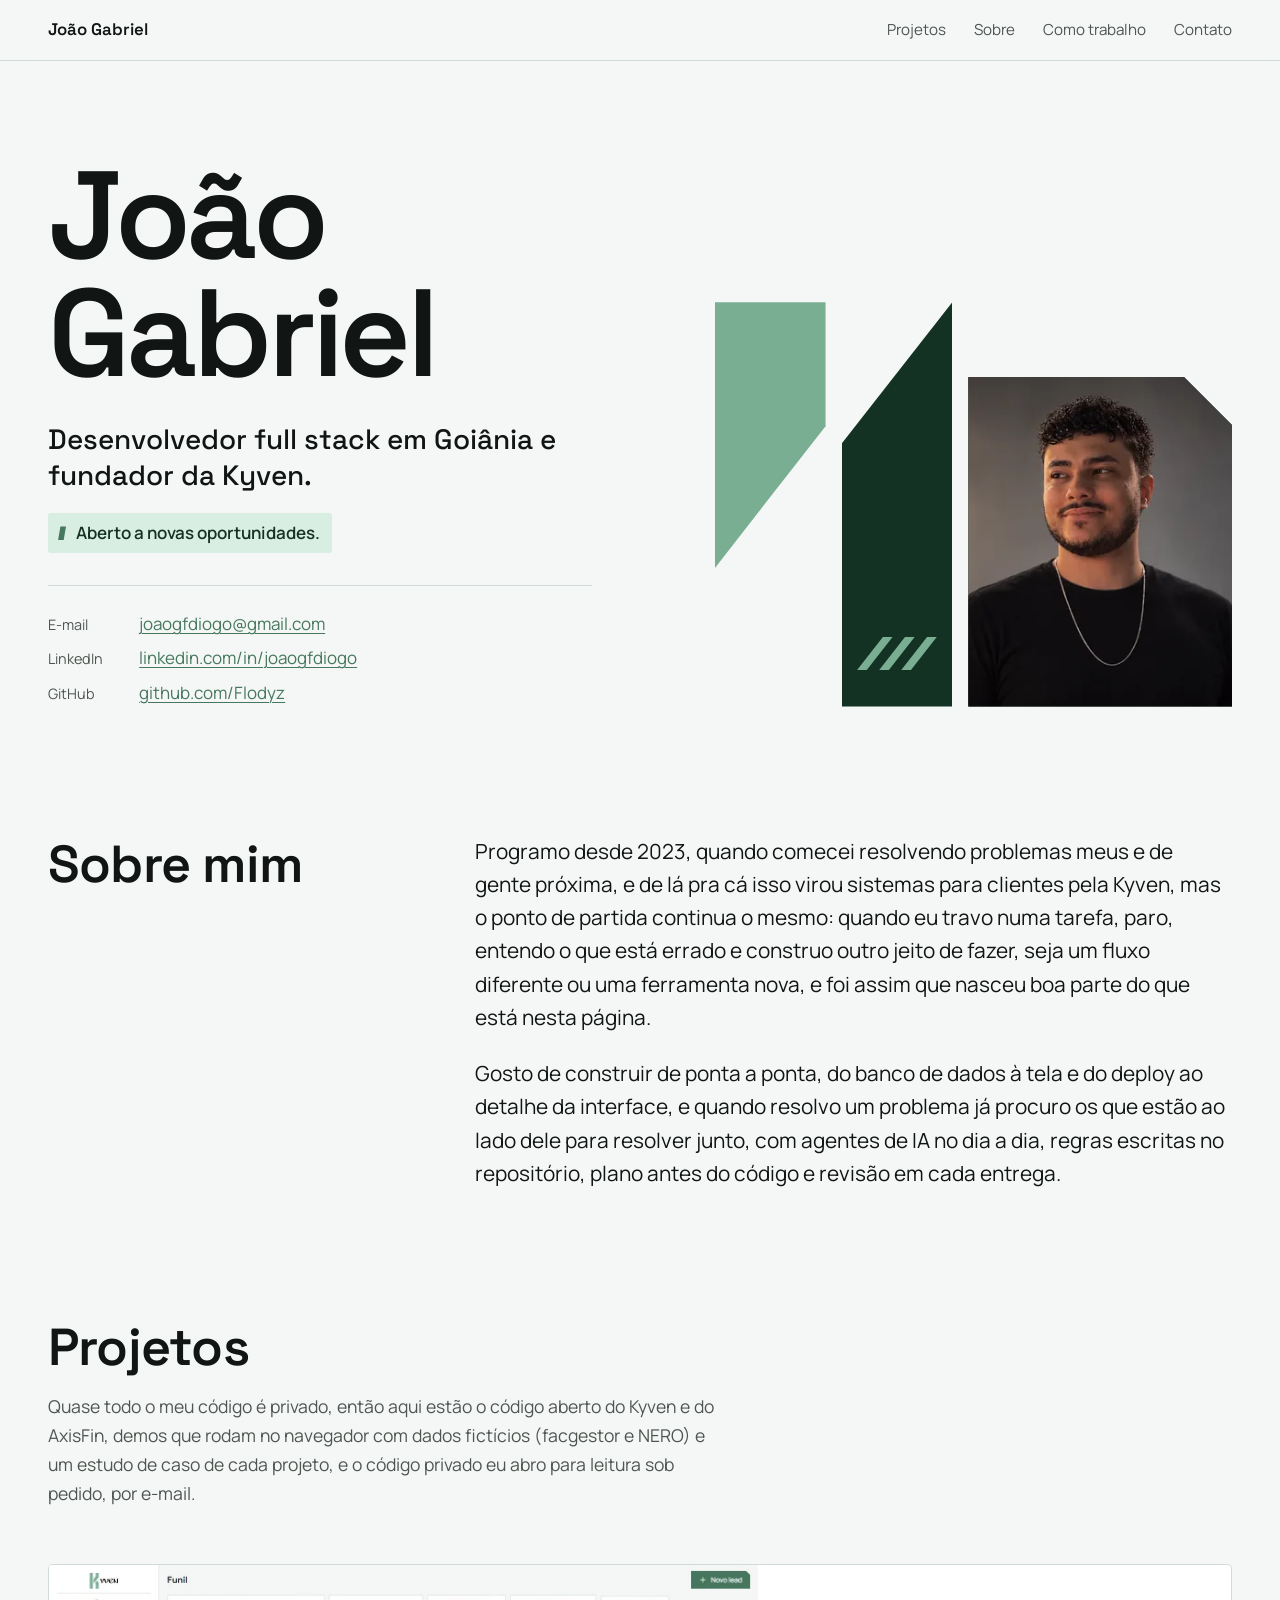
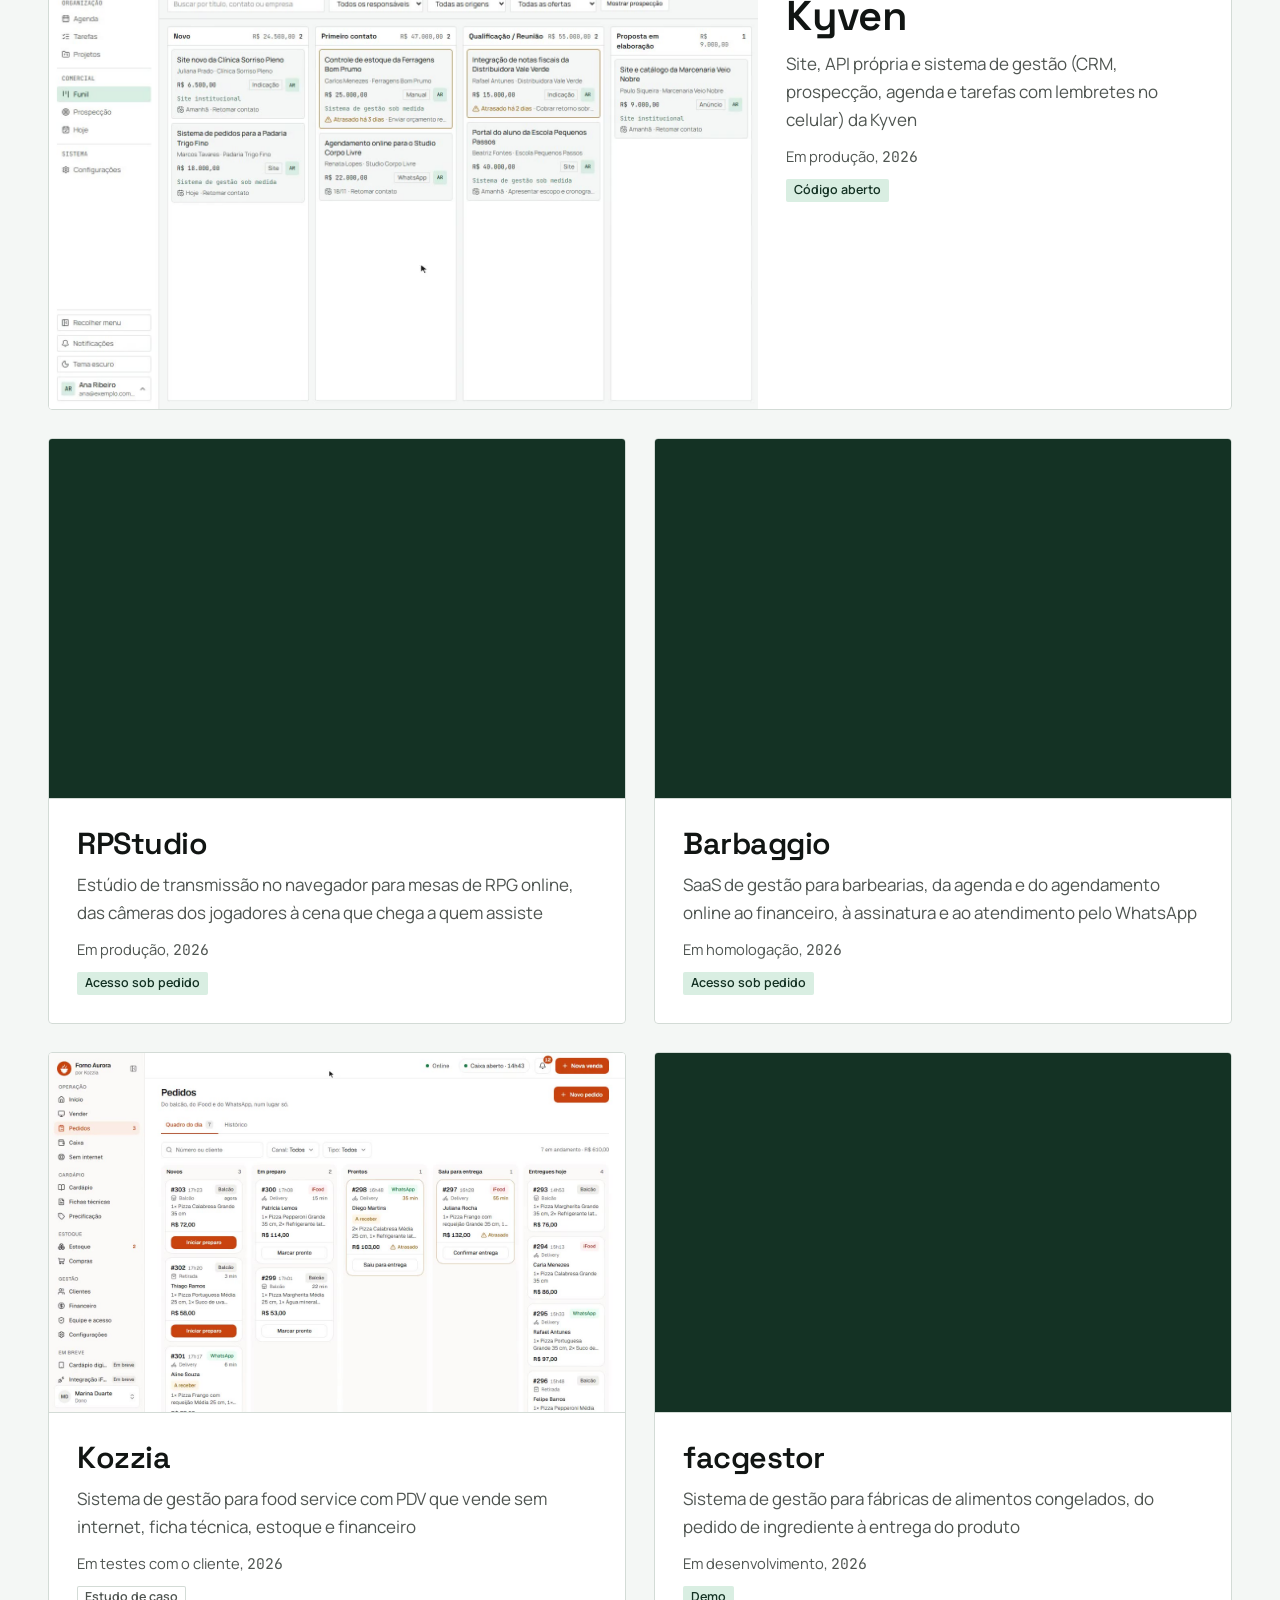
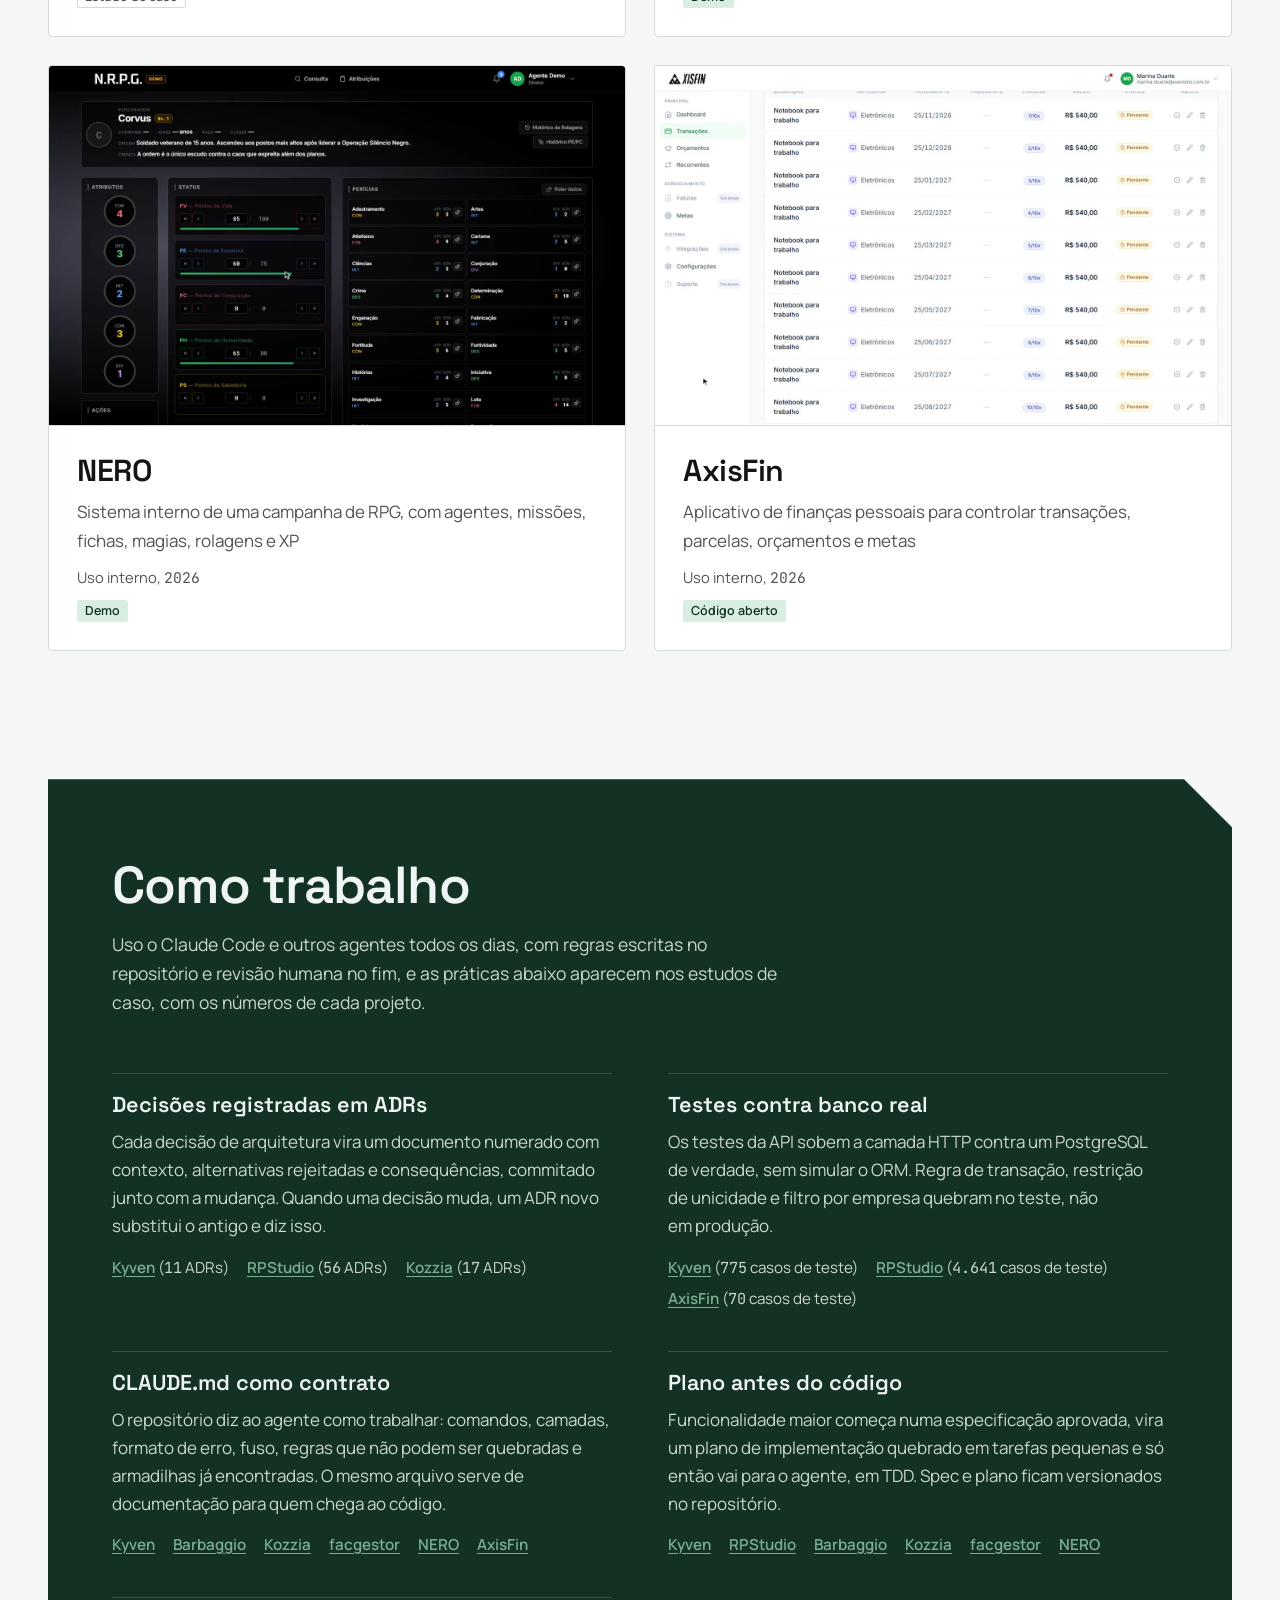
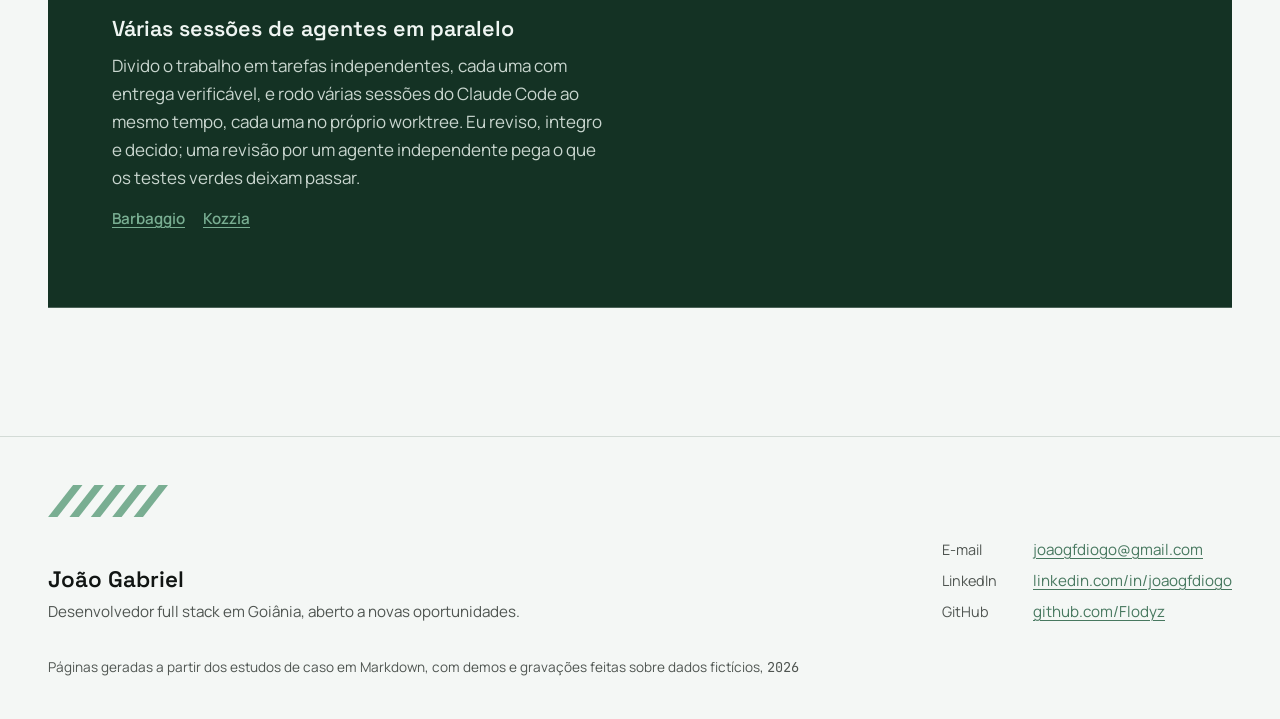
<file: index.html>
<!DOCTYPE html><html lang="pt-BR"><head><meta charset="utf-8"><meta name="viewport" content="width=device-width, initial-scale=1"><title>João Gabriel, desenvolvedor full stack</title><meta name="description" content="Desenvolvedor full stack em Goiânia e fundador da Kyven, com projetos, demos e estudos de caso: Kyven, RPStudio, Barbaggio, Kozzia, facgestor, NERO e AxisFin."><link rel="canonical" href="https://flodyz.github.io/"><meta name="color-scheme" content="light dark"><meta name="theme-color" content="#F4F7F5" media="(prefers-color-scheme: light)"><meta name="theme-color" content="#0B0F0D" media="(prefers-color-scheme: dark)"><meta property="og:type" content="website"><meta property="og:locale" content="pt_BR"><meta property="og:site_name" content="João Gabriel"><meta property="og:title" content="João Gabriel, desenvolvedor full stack"><meta property="og:description" content="Desenvolvedor full stack em Goiânia e fundador da Kyven, com projetos, demos e estudos de caso: Kyven, RPStudio, Barbaggio, Kozzia, facgestor, NERO e AxisFin."><meta property="og:url" content="https://flodyz.github.io/"><meta property="og:image" content="https://flodyz.github.io/og.png"><meta property="og:image:width" content="1200"><meta property="og:image:height" content="630"><meta name="twitter:card" content="summary_large_image"><link rel="icon" href="/favicon.svg" type="image/svg+xml"><link rel="icon" href="/favicon-32.png" sizes="32x32" type="image/png"><link rel="apple-touch-icon" href="/apple-touch-icon.png"><link rel="sitemap" href="/sitemap.xml"><script>(function(){const timeout = 2500;

      if (!matchMedia('(prefers-reduced-motion: reduce)').matches && 'IntersectionObserver' in window) {
        var root = document.documentElement;
        root.classList.add('reveal-ready');
        setTimeout(function () {
          if (!root.classList.contains('reveal-live')) root.classList.remove('reveal-ready');
        }, timeout);
      }
    })();</script><link rel="stylesheet" href="/_astro/Base.BBHc918P.css"></head><body><a class="skip-link" href="#conteudo">Pular para o conteúdo</a><header class="site-header"><div class="wrap site-header-inner"><a class="site-name" href="/">João Gabriel</a><nav aria-label="Principal"><ul class="site-nav"><li><a href="/#projetos">Projetos</a></li><li class="nav-optional"><a href="/#sobre">Sobre</a></li><li class="nav-optional"><a href="/#como-trabalho">Como trabalho</a></li><li><a href="#contato">Contato</a></li></ul></nav></div></header><main id="conteudo"><section class="hero wrap" aria-labelledby="hero-title"><div><h1 id="hero-title" class="hero-name"><span class="line"><span class="reveal-cut" style="--reveal-delay: 0.10s">João</span> </span><span class="line"><span class="reveal-cut" style="--reveal-delay: 0.18s">Gabriel</span></span></h1><p class="hero-lede reveal-cut" style="--reveal-delay: 0.35s">Desenvolvedor full stack em Goiânia e fundador da Kyven.</p><p class="hero-availability reveal-cut" style="--reveal-delay: 0.50s">Aberto a novas oportunidades.</p><div class="hero-contacts reveal-cut" style="--reveal-delay: 0.50s"><ul class="contacts"><li><span class="contact-label">E-mail</span> <a href="mailto:joaogfdiogo@gmail.com">joaogfdiogo@gmail.com</a></li><li><span class="contact-label">LinkedIn</span> <a href="https://www.linkedin.com/in/joaogfdiogo/">linkedin.com/in/joaogfdiogo</a></li><li><span class="contact-label">GitHub</span> <a href="https://github.com/Flodyz">github.com/Flodyz</a></li></ul></div></div><div class="portrait"><div class="portrait-bar haste-rise" style="--reveal-delay: 0.15s" aria-hidden="true"></div><div class="portrait-bar portrait-bar--deep haste-rise" style="--reveal-delay: 0.27s" aria-hidden="true"><svg viewBox="0 0 115.5 48" aria-hidden="true" focusable="false"><polygon points="0,48 14,48 51.5,0 37.5,0" fill="currentColor"></polygon><polygon points="32,48 46,48 83.5,0 69.5,0" fill="currentColor"></polygon><polygon points="64,48 78,48 115.5,0 101.5,0" fill="currentColor"></polygon></svg></div><figure class="portrait-photo haste-rise" style="--reveal-delay: 0.39s"><img src="/_astro/foto.DglZQd76_23g8eD.webp" srcset="/_astro/foto.DglZQd76_83pDz.webp 360w, /_astro/foto.DglZQd76_8V5ow.webp 560w, /_astro/foto.DglZQd76_Z2mRcXU.webp 840w" alt="Retrato de João Gabriel" sizes="(min-width: 900px) 340px, 60vw" loading="eager" fetchpriority="high" decoding="async" width="1254" height="1254"></figure></div></section><section class="section wrap" id="sobre" aria-labelledby="sobre-title"><div class="about"><h2 id="sobre-title" class="section-title" data-reveal>Sobre mim</h2><div class="about-text"><p>Programo desde 2023, quando comecei resolvendo problemas meus e de gente próxima, e de lá pra cá isso virou sistemas para clientes pela Kyven, mas o ponto de partida continua o mesmo: quando eu travo numa tarefa, paro, entendo o que está errado e construo outro jeito de fazer, seja um fluxo diferente ou uma ferramenta nova, e foi assim que nasceu boa parte do que está nesta página.</p><p>Gosto de construir de ponta a ponta, do banco de dados à tela e do deploy ao detalhe da interface, e quando resolvo um problema já procuro os que estão ao lado dele para resolver junto, com agentes de IA no dia a dia, regras escritas no repositório, plano antes do código e revisão em cada entrega.</p></div></div></section><section class="section wrap" id="projetos" aria-labelledby="projetos-title"><div class="section-head"><h2 id="projetos-title" class="section-title" data-reveal>Projetos</h2><p class="section-intro">Quase todo o meu código é privado, então aqui estão o código aberto do Kyven e do AxisFin, demos que rodam no navegador com dados fictícios (facgestor e NERO) e um estudo de caso de cada projeto, e o código privado eu abro para leitura sob pedido, por e-mail.</p></div><ul class="cards"><li class="card card--wide" data-reveal style="--reveal-delay: 0.00s"><div class="card-media" style="view-transition-name: media-kyven"><img src="/media/kyven/hero.jpg" width="1440" height="900" alt="" loading="lazy" decoding="async"><div class="video-frame" data-video="preview"><video muted loop playsinline preload="none" poster="/media/kyven/hero.jpg" width="1440" height="900" aria-hidden="true" tabindex="-1" disablepictureinpicture><source src="/media/kyven/hero.webm" type="video/webm"><source src="/media/kyven/hero.mp4" type="video/mp4"></video></div></div><div class="card-body"><h3 class="card-title" style="view-transition-name: title-kyven"><a href="/projetos/kyven/">Kyven</a></h3><p class="card-tagline">Site, API própria e sistema de gestão (CRM, prospecção, agenda e tarefas com lembretes no celular) da Kyven</p><p class="card-meta">Em produção, <span class="num">2026</span></p><ul class="badges" aria-label="Selos"><li class="badge badge--code">Código aberto</li></ul></div></li><li class="card" data-reveal style="--reveal-delay: 0.08s"><div class="card-media card-media--letterbox" style="view-transition-name: media-rpstudio"><img src="/media/rpstudio/hero.jpg" width="1440" height="498" alt="" loading="lazy" decoding="async"><div class="video-frame" data-video="preview"><video muted loop playsinline preload="none" poster="/media/rpstudio/hero.jpg" width="1440" height="498" aria-hidden="true" tabindex="-1" disablepictureinpicture><source src="/media/rpstudio/hero.webm" type="video/webm"><source src="/media/rpstudio/hero.mp4" type="video/mp4"></video></div></div><div class="card-body"><h3 class="card-title" style="view-transition-name: title-rpstudio"><a href="/projetos/rpstudio/">RPStudio</a></h3><p class="card-tagline">Estúdio de transmissão no navegador para mesas de RPG online, das câmeras dos jogadores à cena que chega a quem assiste</p><p class="card-meta">Em produção, <span class="num">2026</span></p><ul class="badges" aria-label="Selos"><li class="badge badge--access">Acesso sob pedido</li></ul></div></li><li class="card" data-reveal style="--reveal-delay: 0.00s"><div class="card-media" style="view-transition-name: media-barbaggio"><img src="/media/barbaggio/step-2.webp" width="1440" height="900" alt="" loading="lazy" decoding="async"></div><div class="card-body"><h3 class="card-title" style="view-transition-name: title-barbaggio"><a href="/projetos/barbaggio/">Barbaggio</a></h3><p class="card-tagline">SaaS de gestão para barbearias, da agenda e do agendamento online ao financeiro, à assinatura e ao atendimento pelo WhatsApp</p><p class="card-meta">Em homologação, <span class="num">2026</span></p><ul class="badges" aria-label="Selos"><li class="badge badge--access">Acesso sob pedido</li></ul></div></li><li class="card" data-reveal style="--reveal-delay: 0.08s"><div class="card-media" style="view-transition-name: media-kozzia"><img src="/media/kozzia/hero.jpg" width="1440" height="900" alt="" loading="lazy" decoding="async"><div class="video-frame" data-video="preview"><video muted loop playsinline preload="none" poster="/media/kozzia/hero.jpg" width="1440" height="900" aria-hidden="true" tabindex="-1" disablepictureinpicture><source src="/media/kozzia/hero.webm" type="video/webm"><source src="/media/kozzia/hero.mp4" type="video/mp4"></video></div></div><div class="card-body"><h3 class="card-title" style="view-transition-name: title-kozzia"><a href="/projetos/kozzia/">Kozzia</a></h3><p class="card-tagline">Sistema de gestão para food service com PDV que vende sem internet, ficha técnica, estoque e financeiro</p><p class="card-meta">Em testes com o cliente, <span class="num">2026</span></p><ul class="badges" aria-label="Selos"><li class="badge badge--case">Estudo de caso</li></ul></div></li><li class="card" data-reveal style="--reveal-delay: 0.00s"><div class="card-media" style="view-transition-name: media-facgestor"><img src="/media/facgestor/hero.jpg" width="1440" height="900" alt="" loading="lazy" decoding="async"><div class="video-frame" data-video="preview"><video muted loop playsinline preload="none" poster="/media/facgestor/hero.jpg" width="1440" height="900" aria-hidden="true" tabindex="-1" disablepictureinpicture><source src="/media/facgestor/hero.webm" type="video/webm"><source src="/media/facgestor/hero.mp4" type="video/mp4"></video></div></div><div class="card-body"><h3 class="card-title" style="view-transition-name: title-facgestor"><a href="/projetos/facgestor/">facgestor</a></h3><p class="card-tagline">Sistema de gestão para fábricas de alimentos congelados, do pedido de ingrediente à entrega do produto</p><p class="card-meta">Em desenvolvimento, <span class="num">2026</span></p><ul class="badges" aria-label="Selos"><li class="badge badge--demo">Demo</li></ul></div></li><li class="card" data-reveal style="--reveal-delay: 0.08s"><div class="card-media" style="view-transition-name: media-nero"><img src="/media/nero/hero.jpg" width="1440" height="900" alt="" loading="lazy" decoding="async"><div class="video-frame" data-video="preview"><video muted loop playsinline preload="none" poster="/media/nero/hero.jpg" width="1440" height="900" aria-hidden="true" tabindex="-1" disablepictureinpicture><source src="/media/nero/hero.webm" type="video/webm"><source src="/media/nero/hero.mp4" type="video/mp4"></video></div></div><div class="card-body"><h3 class="card-title" style="view-transition-name: title-nero"><a href="/projetos/nero/">NERO</a></h3><p class="card-tagline">Sistema interno de uma campanha de RPG, com agentes, missões, fichas, magias, rolagens e XP</p><p class="card-meta">Uso interno, <span class="num">2026</span></p><ul class="badges" aria-label="Selos"><li class="badge badge--demo">Demo</li></ul></div></li><li class="card" data-reveal style="--reveal-delay: 0.00s"><div class="card-media" style="view-transition-name: media-axisfin"><img src="/media/axisfin/hero.jpg" width="1440" height="900" alt="" loading="lazy" decoding="async"><div class="video-frame" data-video="preview"><video muted loop playsinline preload="none" poster="/media/axisfin/hero.jpg" width="1440" height="900" aria-hidden="true" tabindex="-1" disablepictureinpicture><source src="/media/axisfin/hero.webm" type="video/webm"><source src="/media/axisfin/hero.mp4" type="video/mp4"></video></div></div><div class="card-body"><h3 class="card-title" style="view-transition-name: title-axisfin"><a href="/projetos/axisfin/">AxisFin</a></h3><p class="card-tagline">Aplicativo de finanças pessoais para controlar transações, parcelas, orçamentos e metas</p><p class="card-meta">Uso interno, <span class="num">2026</span></p><ul class="badges" aria-label="Selos"><li class="badge badge--code">Código aberto</li></ul></div></li></ul></section><section class="section wrap" id="como-trabalho" aria-labelledby="como-trabalho-title"><div class="practices-block"><div class="section-head"><h2 id="como-trabalho-title" class="section-title" data-reveal>Como trabalho</h2><p class="section-intro">Uso o Claude Code e outros agentes todos os dias, com regras escritas no repositório e revisão humana no fim, e as práticas abaixo aparecem nos estudos de caso, com os números de cada projeto.</p></div><dl class="practices"><div class="practice"><dt>Decisões registradas em ADRs</dt><dd><p>Cada decisão de arquitetura vira um documento numerado com contexto, alternativas rejeitadas e consequências, commitado junto com a mudança. Quando uma decisão muda, um ADR novo substitui o antigo e diz isso.</p><ul class="practice-refs" aria-label="Descrito em"><li><a href="/projetos/kyven/">Kyven</a><span class="ref-detail"> (<span class="num">11</span> ADRs)</span></li><li><a href="/projetos/rpstudio/">RPStudio</a><span class="ref-detail"> (<span class="num">56</span> ADRs)</span></li><li><a href="/projetos/kozzia/">Kozzia</a><span class="ref-detail"> (<span class="num">17</span> ADRs)</span></li></ul></dd></div><div class="practice"><dt>Testes contra banco real</dt><dd><p>Os testes da API sobem a camada HTTP contra um PostgreSQL de verdade, sem simular o ORM. Regra de transação, restrição de unicidade e filtro por empresa quebram no teste, não em produção.</p><ul class="practice-refs" aria-label="Descrito em"><li><a href="/projetos/kyven/">Kyven</a><span class="ref-detail"> (<span class="num">775</span> casos de teste)</span></li><li><a href="/projetos/rpstudio/">RPStudio</a><span class="ref-detail"> (<span class="num">4.641</span> casos de teste)</span></li><li><a href="/projetos/axisfin/">AxisFin</a><span class="ref-detail"> (<span class="num">70</span> casos de teste)</span></li></ul></dd></div><div class="practice"><dt>CLAUDE.md como contrato</dt><dd><p>O repositório diz ao agente como trabalhar: comandos, camadas, formato de erro, fuso, regras que não podem ser quebradas e armadilhas já encontradas. O mesmo arquivo serve de documentação para quem chega ao código.</p><ul class="practice-refs" aria-label="Descrito em"><li><a href="/projetos/kyven/">Kyven</a></li><li><a href="/projetos/barbaggio/">Barbaggio</a></li><li><a href="/projetos/kozzia/">Kozzia</a></li><li><a href="/projetos/facgestor/">facgestor</a></li><li><a href="/projetos/nero/">NERO</a></li><li><a href="/projetos/axisfin/">AxisFin</a></li></ul></dd></div><div class="practice"><dt>Plano antes do código</dt><dd><p>Funcionalidade maior começa numa especificação aprovada, vira um plano de implementação quebrado em tarefas pequenas e só então vai para o agente, em TDD. Spec e plano ficam versionados no repositório.</p><ul class="practice-refs" aria-label="Descrito em"><li><a href="/projetos/kyven/">Kyven</a></li><li><a href="/projetos/rpstudio/">RPStudio</a></li><li><a href="/projetos/barbaggio/">Barbaggio</a></li><li><a href="/projetos/kozzia/">Kozzia</a></li><li><a href="/projetos/facgestor/">facgestor</a></li><li><a href="/projetos/nero/">NERO</a></li></ul></dd></div><div class="practice"><dt>Várias sessões de agentes em paralelo</dt><dd><p>Divido o trabalho em tarefas independentes, cada uma com entrega verificável, e rodo várias sessões do Claude Code ao mesmo tempo, cada uma no próprio worktree. Eu reviso, integro e decido; uma revisão por um agente independente pega o que os testes verdes deixam passar.</p><ul class="practice-refs" aria-label="Descrito em"><li><a href="/projetos/barbaggio/">Barbaggio</a></li><li><a href="/projetos/kozzia/">Kozzia</a></li></ul></dd></div></dl></div></section></main><footer class="site-footer" id="contato"><div class="wrap"><svg viewBox="0 0 179.5 48" class="footer-tracos" aria-hidden="true" focusable="false"><polygon points="0,48 14,48 51.5,0 37.5,0" fill="currentColor"></polygon><polygon points="32,48 46,48 83.5,0 69.5,0" fill="currentColor"></polygon><polygon points="64,48 78,48 115.5,0 101.5,0" fill="currentColor"></polygon><polygon points="96,48 110,48 147.5,0 133.5,0" fill="currentColor"></polygon><polygon points="128,48 142,48 179.5,0 165.5,0" fill="currentColor"></polygon></svg><div class="footer-inner"><div><p class="footer-name">João Gabriel</p><p>Desenvolvedor full stack em Goiânia, aberto a novas oportunidades.</p></div><ul class="contacts"><li><span class="contact-label">E-mail</span> <a href="mailto:joaogfdiogo@gmail.com">joaogfdiogo@gmail.com</a></li><li><span class="contact-label">LinkedIn</span> <a href="https://www.linkedin.com/in/joaogfdiogo/">linkedin.com/in/joaogfdiogo</a></li><li><span class="contact-label">GitHub</span> <a href="https://github.com/Flodyz">github.com/Flodyz</a></li></ul></div><p class="footer-note">Páginas geradas a partir dos estudos de caso em Markdown, com demos e gravações feitas sobre dados fictícios, <span class="num">2026</span></p></div></footer><script type="module">var e=matchMedia(`(prefers-reduced-motion: reduce)`),t=matchMedia(`(hover: hover) and (pointer: fine)`),n=document.documentElement,r=`300px 0px`,i=.5,a=1200,o=new Intl.NumberFormat(`pt-BR`);function s(){if(n.classList.add(`reveal-live`),!n.classList.contains(`reveal-ready`))return;let e=new IntersectionObserver(t=>{for(let n of t)n.isIntersecting&&(n.target.classList.add(`is-in`),e.unobserve(n.target))},{rootMargin:`0px 0px -10% 0px`});for(let t of document.querySelectorAll(`[data-reveal]`))e.observe(t)}function c(e){let t=Number(e.dataset.count),n=e.querySelector(`[data-count-output]`);if(!n||!Number.isFinite(t))return;let r=performance.now(),i=e=>{let s=Math.min((e-r)/a,1),c=1-(1-s)**3;n.textContent=o.format(Math.round(t*c)),s<1&&requestAnimationFrame(i)};requestAnimationFrame(i)}function l(){if(e.matches)return;let t=new IntersectionObserver(e=>{for(let n of e)n.isIntersecting&&(c(n.target),t.unobserve(n.target))},{threshold:.6});for(let e of document.querySelectorAll(`[data-count]`))t.observe(e)}function u(e,t){e.dataset.state=t?`playing`:`paused`;let n=e.querySelector(`.video-toggle-label`);n&&(n.textContent=t?`Pausar vídeo`:`Reproduzir vídeo`)}async function d(e){try{return await e.play(),!0}catch{return!1}}function f(t){let n=t.querySelector(`video`),a=t.querySelector(`.video-toggle`);if(!n||!a)return;n.controls=!1,a.hidden=!1;let o=e.matches;n.addEventListener(`play`,()=>u(a,!0)),n.addEventListener(`pause`,()=>u(a,!1)),a.addEventListener(`click`,async()=>{n.paused?(o=!1,await d(n)):(o=!0,n.pause())}),new IntersectionObserver(e=>{for(let t of e){t.isIntersecting&&n.preload===`none`&&(n.preload=`auto`);let e=t.intersectionRatio>=i;e&&n.paused&&!o&&d(n),!e&&!n.paused&&n.pause()}},{rootMargin:r,threshold:[0,i]}).observe(n)}function p(n){let i=n.querySelector(`video`),a=n.closest(`.card`);if(!i||!a||e.matches||!t.matches)return;let o=new IntersectionObserver(e=>{e.some(e=>e.isIntersecting)&&(i.preload=`auto`,o.disconnect())},{rootMargin:r});o.observe(i);let s=!1;i.addEventListener(`playing`,()=>n.classList.toggle(`is-playing`,s));let c=()=>{s=!0,d(i)},l=()=>{s=!1,n.classList.remove(`is-playing`),i.pause(),i.currentTime=0};a.addEventListener(`pointerenter`,c),a.addEventListener(`pointerleave`,l),a.addEventListener(`focusin`,c),a.addEventListener(`focusout`,l)}function m(){for(let e of document.querySelectorAll(`[data-video="player"]`))f(e);for(let e of document.querySelectorAll(`[data-video="preview"]`))p(e)}var h=.2,g={beforeClient:1100,audioPlay:1800,afterAudio:500,beforeTyping:450,typing:1400},_={skip:`Pular animação`,replay:`Tocar de novo`},v=e=>new Promise(t=>setTimeout(t,e));function y(e){let t=e.querySelector(`[data-conversation-toggle]`),n=[...e.querySelectorAll(`.msg`)];if(!t||n.length===0)return;let r=0,i=!1,a=e=>{i=e,t.textContent=e?_.skip:_.replay},o=()=>{e.dataset.live=``;for(let e of n)e.dataset.state=`pending`,delete e.dataset.audio,delete e.dataset.transcribed},s=()=>{r+=1,delete e.dataset.live,a(!1)},c=async()=>{let e=++r;o(),a(!0);let t=()=>e===r;for(let e of n){if(e.dataset.author===`ai`){if(await v(g.beforeTyping),!t())return;e.dataset.state=`typing`,await v(g.typing)}else await v(g.beforeClient);if(!t())return;if(e.dataset.state=`shown`,e.dataset.kind===`audio`){if(e.dataset.audio=`playing`,await v(g.audioPlay),!t())return;e.dataset.transcribed=``,await v(g.afterAudio)}}t()&&a(!1)};t.addEventListener(`click`,()=>{i?s():c()}),o(),a(!0),t.hidden=!1;let l=new IntersectionObserver(t=>{t.some(e=>e.isIntersecting)&&(l.disconnect(),e.dataset.live!==void 0&&c())},{threshold:h});l.observe(e)}function b(){if(!e.matches)for(let e of document.querySelectorAll(`[data-conversation]`))y(e)}s(),l(),m(),b();</script></body></html>
</file>
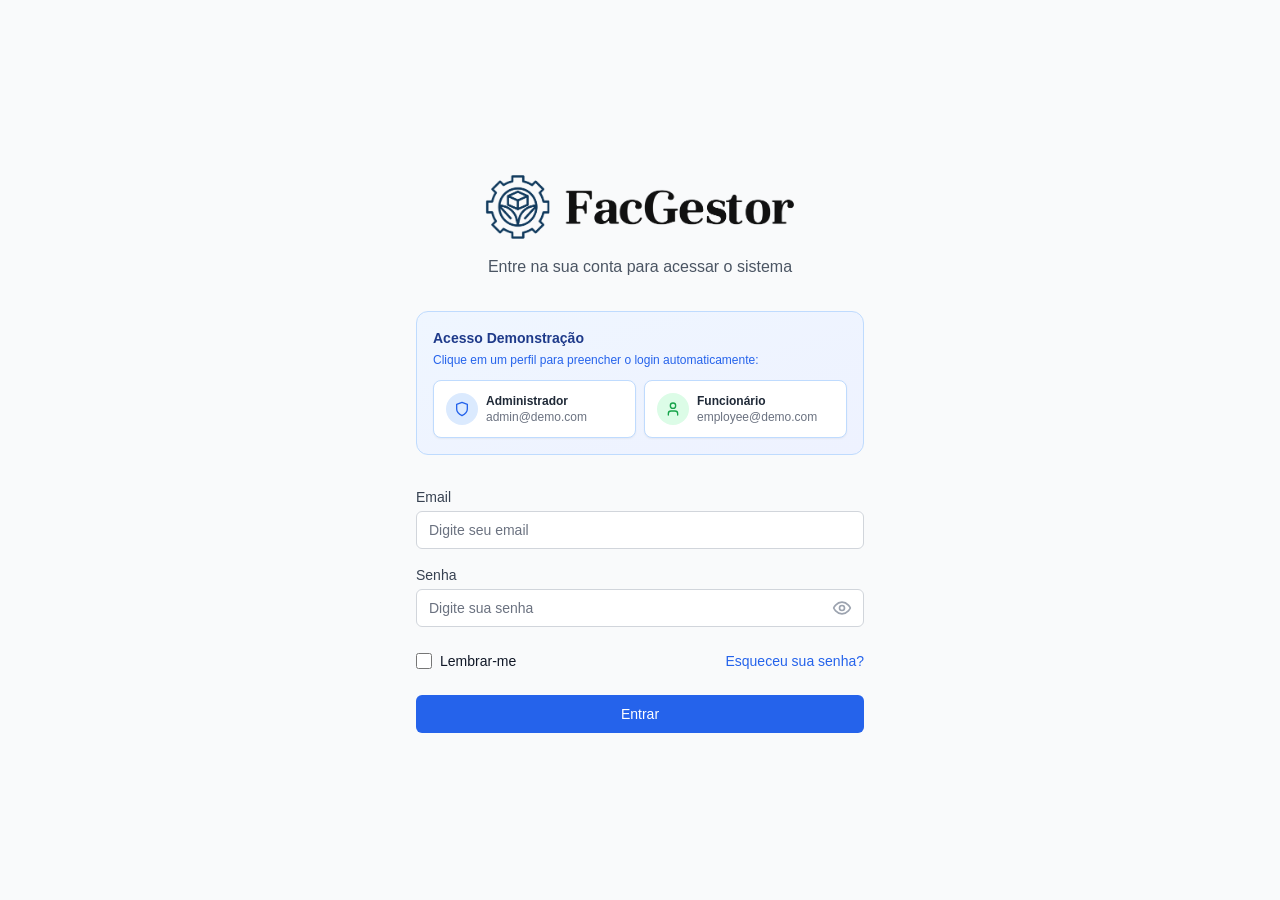
<file: demo/facgestor/index.html>
<!doctype html>
<html lang="pt-BR">
  <head>
    <meta charset="UTF-8" />
    <link rel="icon" type="image/svg+xml" href="/demo/facgestor/icon.svg" />
    <meta name="viewport" content="width=device-width, initial-scale=1.0" />
    <link rel="preconnect" href="https://fonts.googleapis.com">
    <link rel="preconnect" href="https://fonts.gstatic.com" crossorigin>
    <link href="https://fonts.googleapis.com/css2?family=Inter:wght@300;400;500;600;700&display=swap" rel="stylesheet">
    <title>FacGestor - Gestão Inteligente</title>
    <meta name="description" content="Sistema completo de gestão para empresa de alimentos congelados">
    
    <!-- Configuração de API via meta tag (será injetada pelo servidor) -->
    <meta name="api-config" content="" id="api-config-meta" />
    
    <!-- Meta tags de segurança -->
    <meta name="robots" content="noindex, nofollow" />
    <meta http-equiv="X-Content-Type-Options" content="nosniff" />
    <script type="module" crossorigin src="/demo/facgestor/assets/index-Dry_ZlGX.js"></script>
    <link rel="modulepreload" crossorigin href="/demo/facgestor/assets/react-vendor-DvhgqUJ4.js">
    <link rel="modulepreload" crossorigin href="/demo/facgestor/assets/ui-libs-BzjPzZjH.js">
    <link rel="modulepreload" crossorigin href="/demo/facgestor/assets/form-libs-CAFo6B46.js">
    <link rel="modulepreload" crossorigin href="/demo/facgestor/assets/recharts-Di_qk23Q.js">
    <link rel="stylesheet" crossorigin href="/demo/facgestor/assets/index-BUunWNcq.css">
  </head>
  <body>
    <div id="root"></div>
  </body>
</html>
</file>
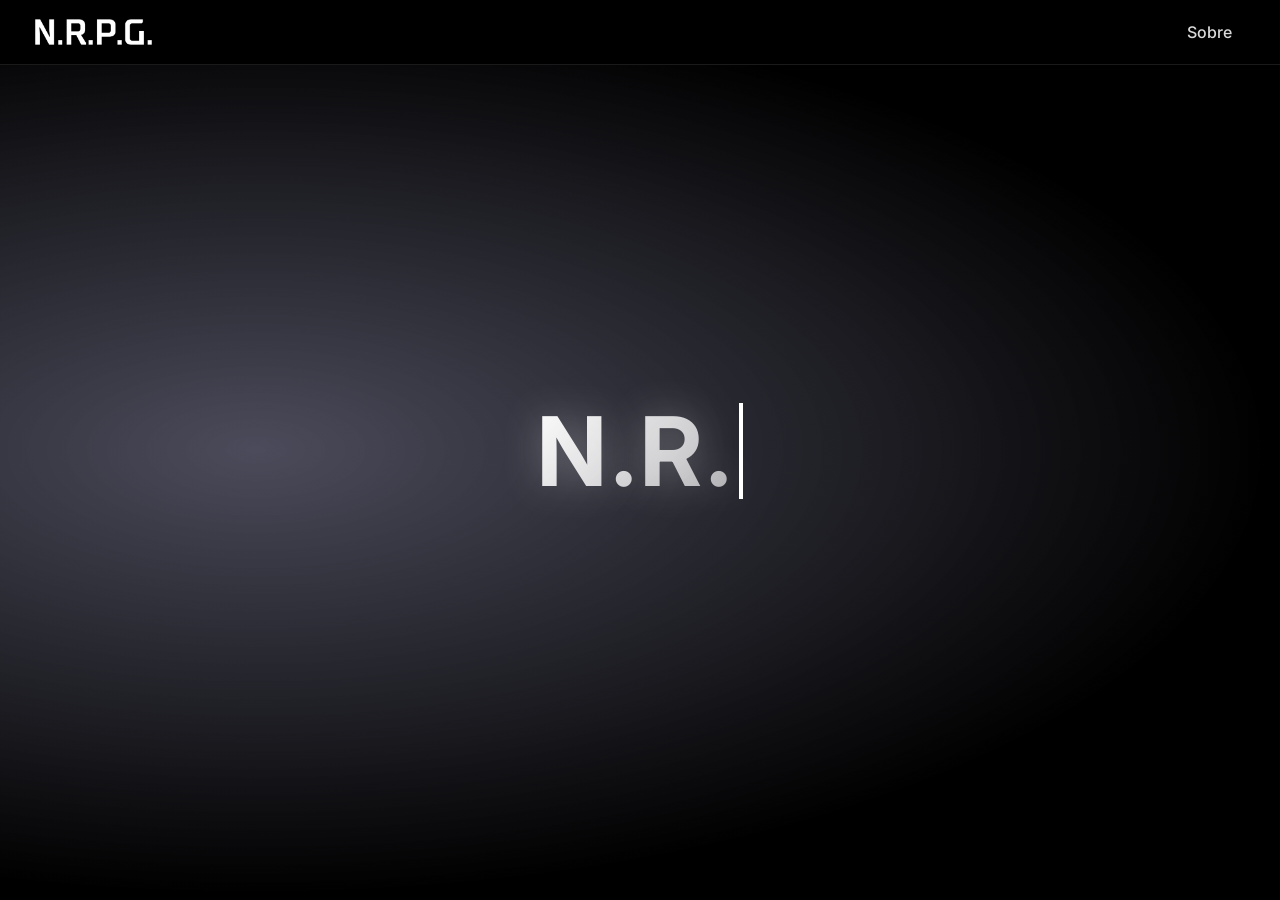
<file: demo/nero/index.html>
<!doctype html>
<html lang="pt-BR">

<head>
  <meta charset="UTF-8" />
  <link rel="icon" type="image/png" href="/demo/nero/demo-icon.png" />
  <meta name="viewport" content="width=device-width, initial-scale=1.0" />

  <!-- SEO Meta Tags -->
  <meta name="description"
    content="N.R.P.G. — Sistema de Gestão para campanhas de RPG tático. Versão demonstrativa de portfólio." />
  <meta name="keywords" content="RPG, NRPG, sistema, gestão, criaturas, feitiços, agentes, portfólio" />
  <meta name="author" content="N.R.P.G. System" />

  <!-- Performance e PWA -->
  <meta name="theme-color" content="#ffffff" />

  <title>N.R.P.G. — Demo</title>

  <!-- Google Fonts com preconnect -->
  <link rel="preconnect" href="https://fonts.googleapis.com">
  <link rel="preconnect" href="https://fonts.gstatic.com" crossorigin>
  <link
    href="https://fonts.googleapis.com/css2?family=Inter:wght@300;400;500;600;700&family=Roboto+Mono:wght@400;500;600&display=swap"
    rel="stylesheet">
  <script type="module" crossorigin src="/demo/nero/assets/index-BxSu3g3O.js"></script>
  <link rel="modulepreload" crossorigin href="/demo/nero/assets/react-vendor-nL5Zpkdb.js">
  <link rel="modulepreload" crossorigin href="/demo/nero/assets/ui-vendor-BNZx_vck.js">
  <link rel="stylesheet" crossorigin href="/demo/nero/assets/index-B5qOhreZ.css">
</head>

<body class="antialiased">
  <div id="root"></div>
</body>

</html>
</file>
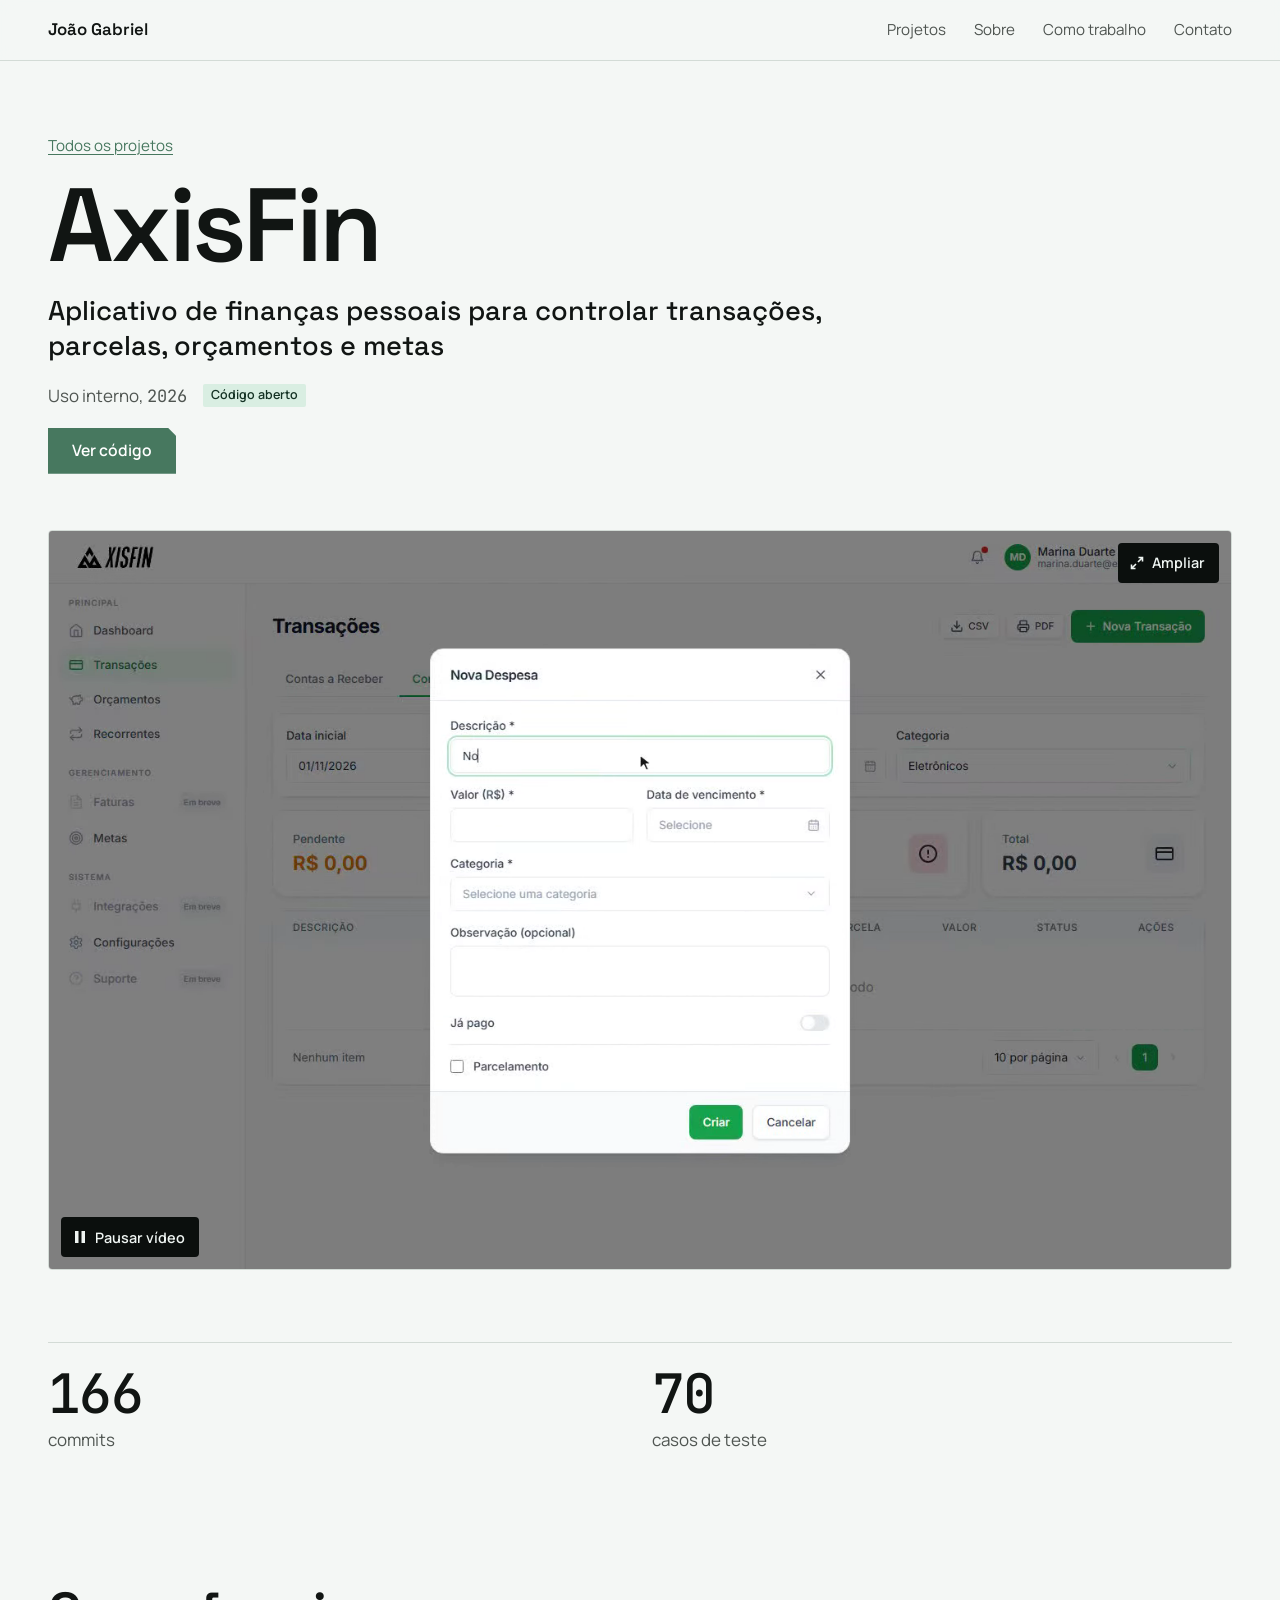
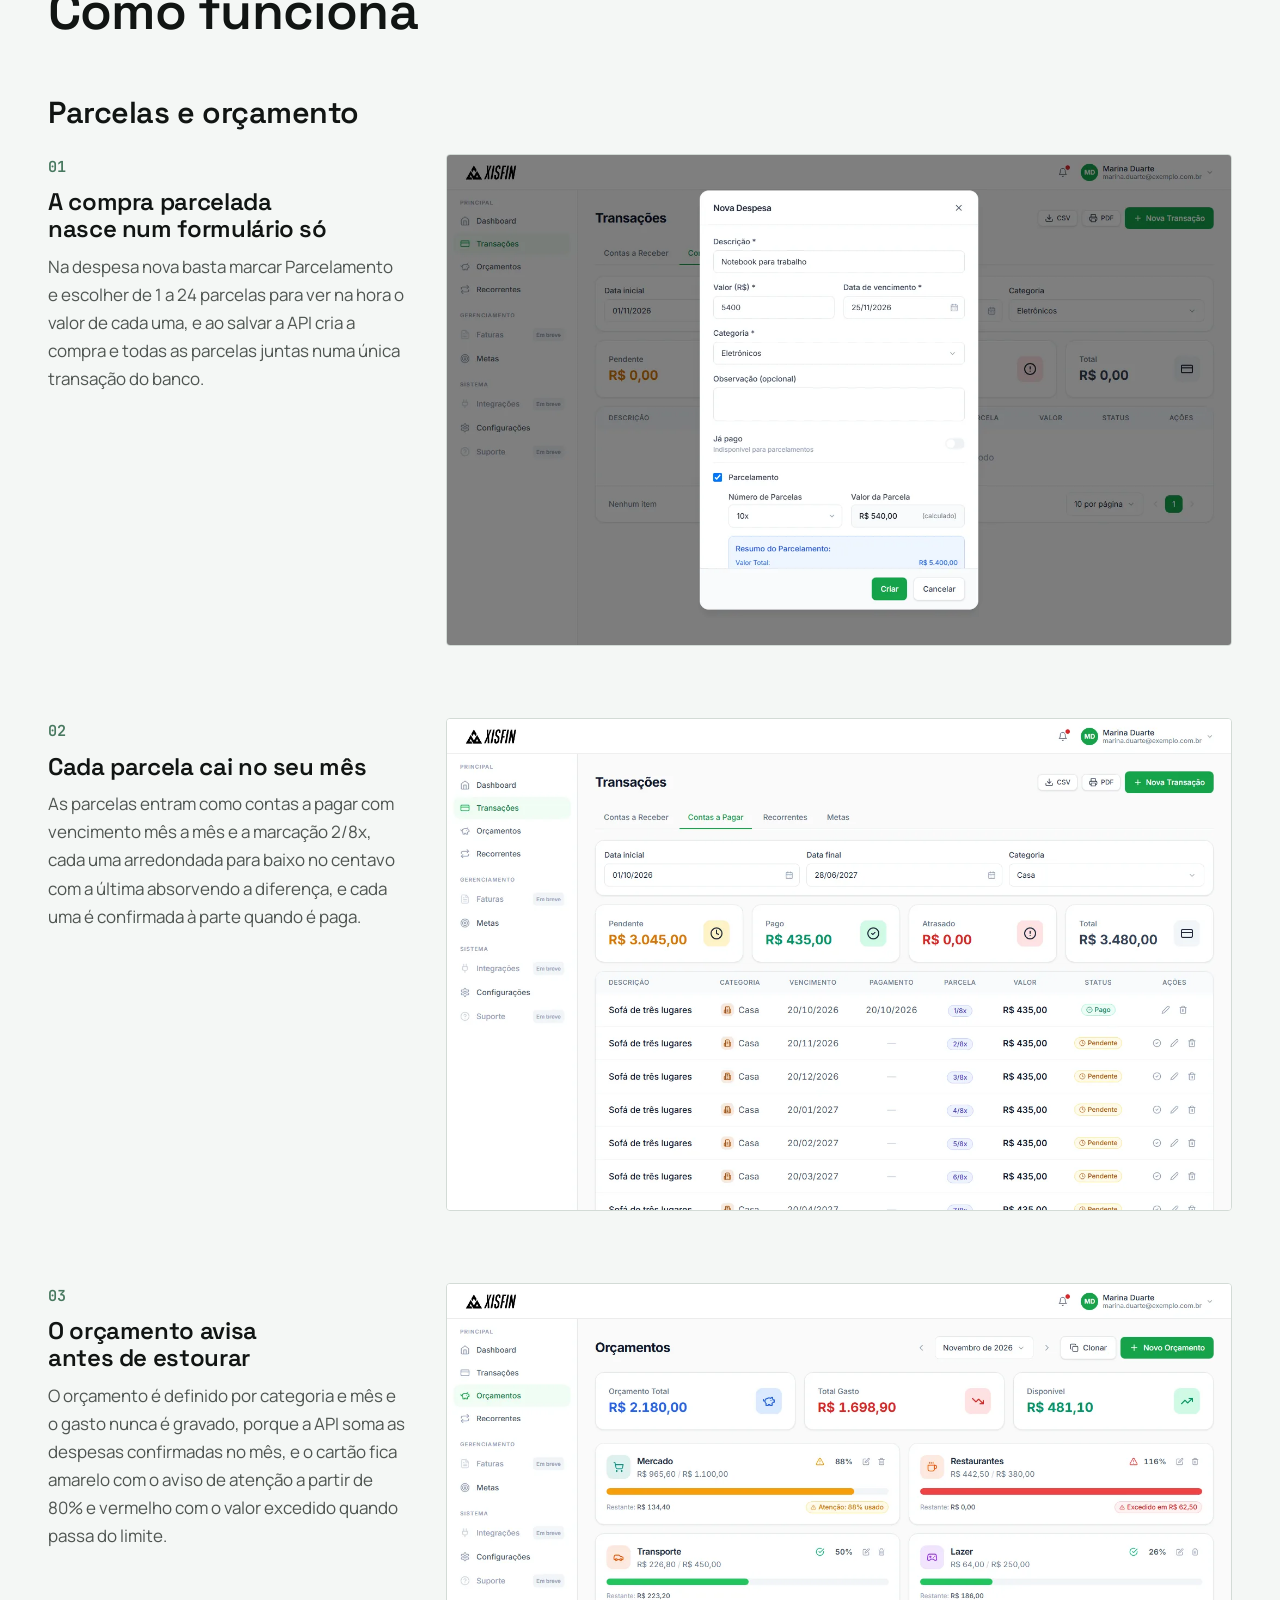
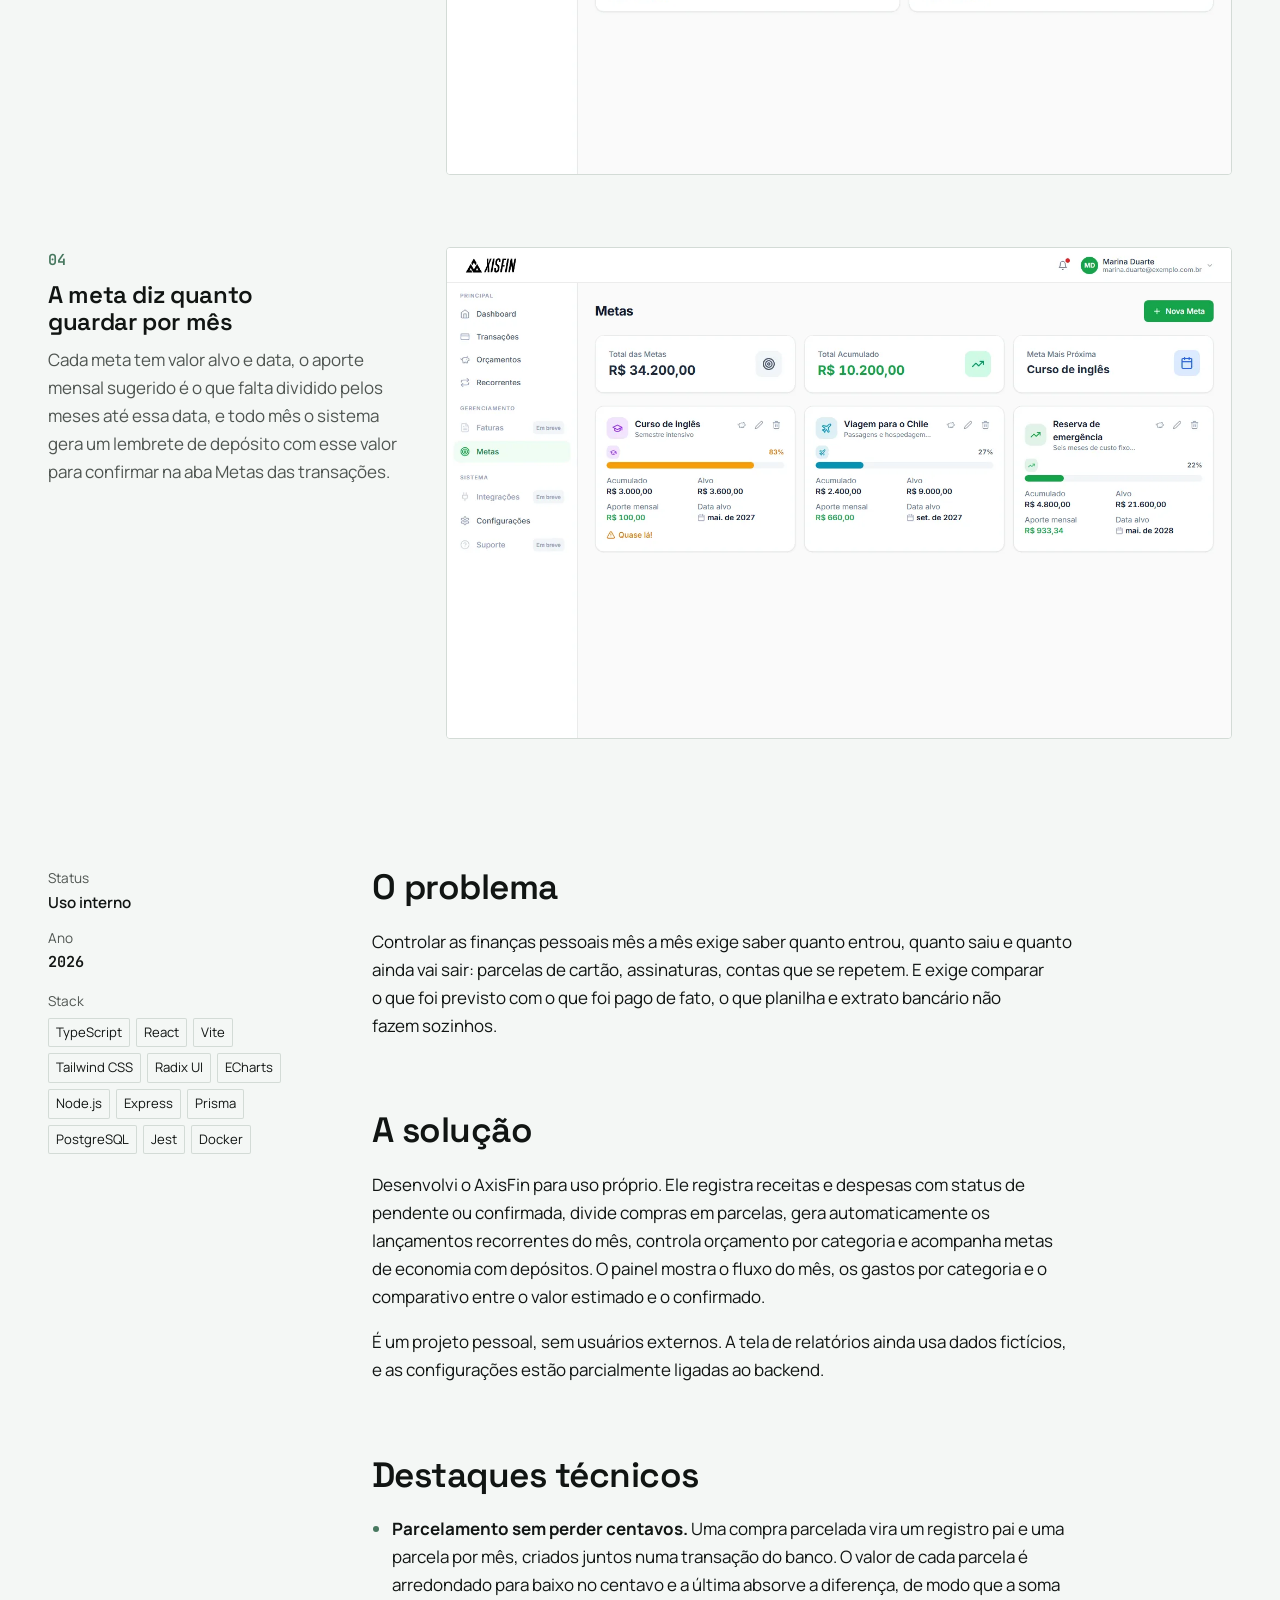
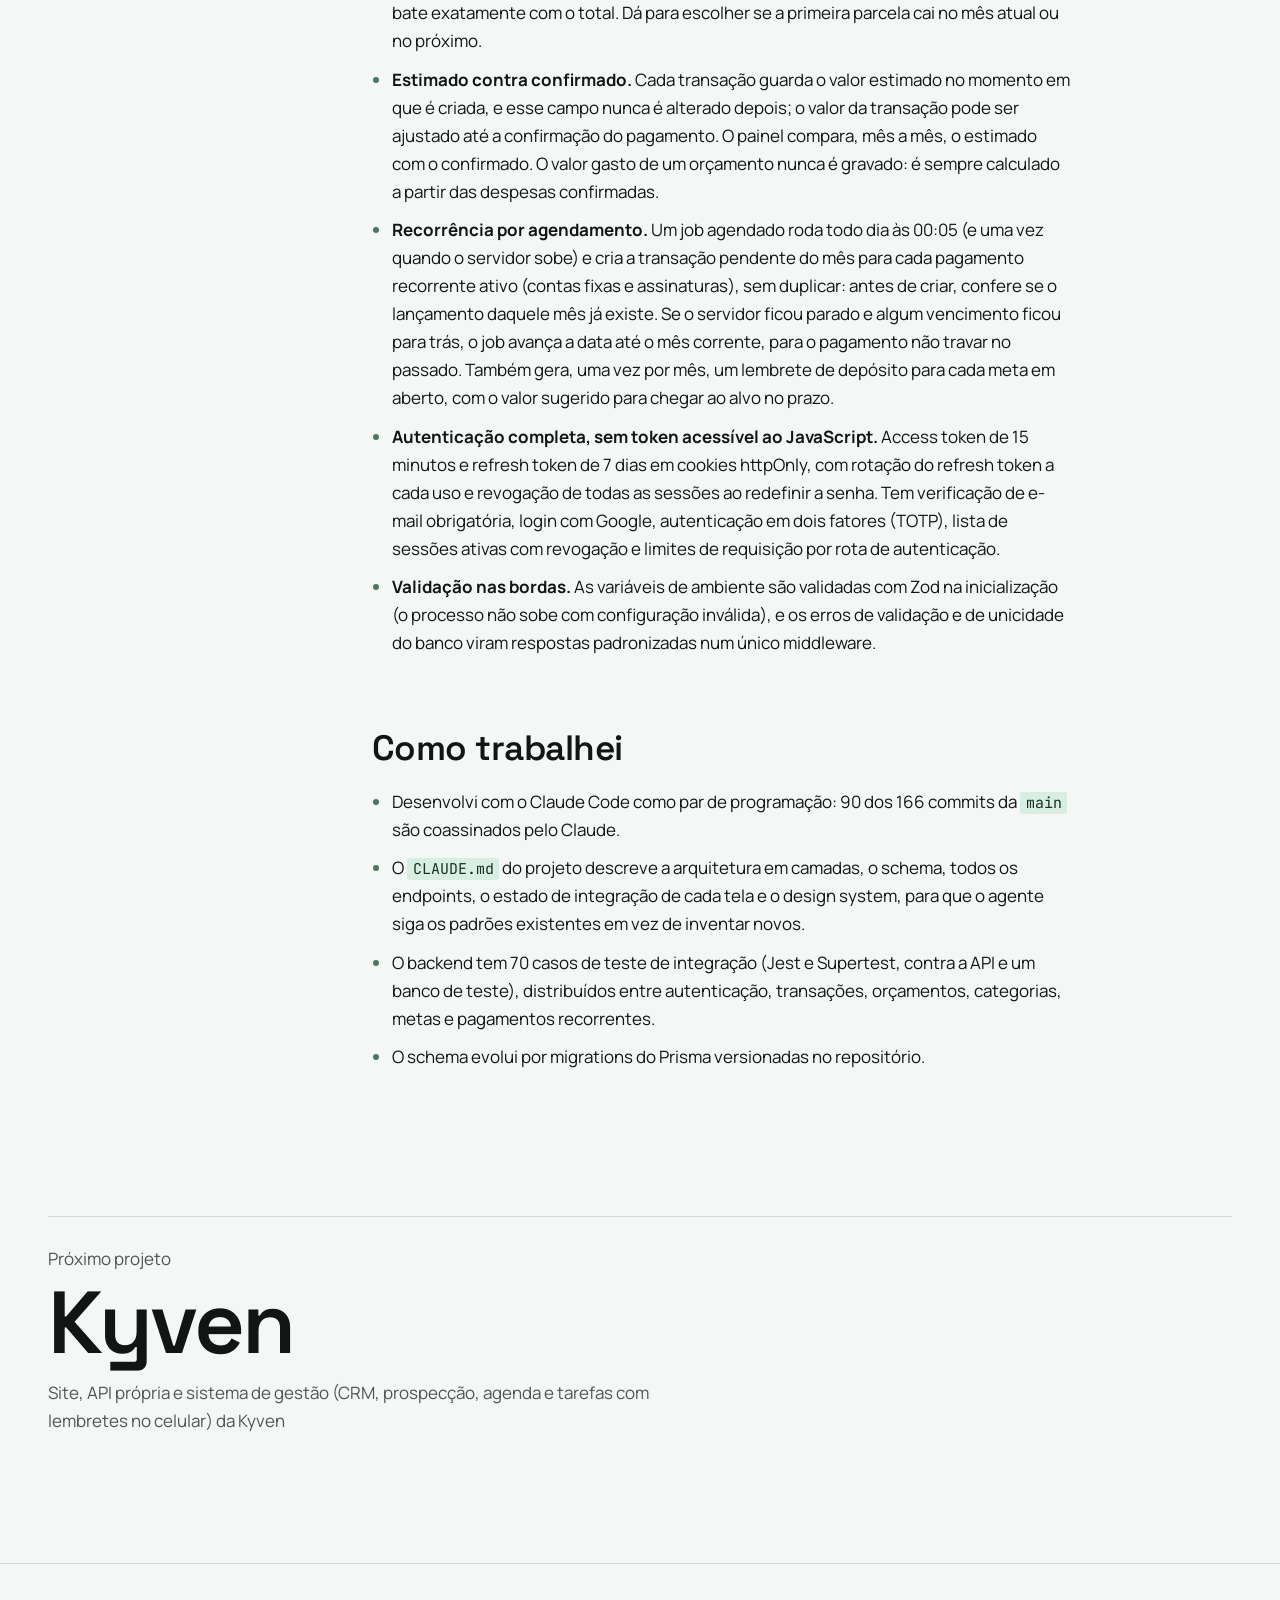
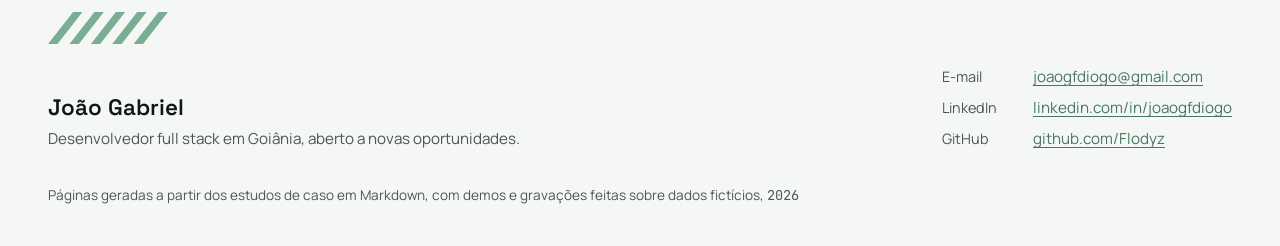
<file: projetos/axisfin/index.html>
<!DOCTYPE html><html lang="pt-BR"><head><meta charset="utf-8"><meta name="viewport" content="width=device-width, initial-scale=1"><title>AxisFin: Aplicativo de finanças pessoais para controlar transações, parcelas, orçamentos e metas | João Gabriel</title><meta name="description" content="AxisFin: Aplicativo de finanças pessoais para controlar transações, parcelas, orçamentos e metas."><link rel="canonical" href="https://flodyz.github.io/projetos/axisfin/"><meta name="color-scheme" content="light dark"><meta name="theme-color" content="#F4F7F5" media="(prefers-color-scheme: light)"><meta name="theme-color" content="#0B0F0D" media="(prefers-color-scheme: dark)"><meta property="og:type" content="website"><meta property="og:locale" content="pt_BR"><meta property="og:site_name" content="João Gabriel"><meta property="og:title" content="AxisFin: Aplicativo de finanças pessoais para controlar transações, parcelas, orçamentos e metas | João Gabriel"><meta property="og:description" content="AxisFin: Aplicativo de finanças pessoais para controlar transações, parcelas, orçamentos e metas."><meta property="og:url" content="https://flodyz.github.io/projetos/axisfin/"><meta property="og:image" content="https://flodyz.github.io/og.png"><meta property="og:image:width" content="1200"><meta property="og:image:height" content="630"><meta name="twitter:card" content="summary_large_image"><link rel="icon" href="/favicon.svg" type="image/svg+xml"><link rel="icon" href="/favicon-32.png" sizes="32x32" type="image/png"><link rel="apple-touch-icon" href="/apple-touch-icon.png"><link rel="sitemap" href="/sitemap.xml"><script>(function(){const timeout = 2500;

      if (!matchMedia('(prefers-reduced-motion: reduce)').matches && 'IntersectionObserver' in window) {
        var root = document.documentElement;
        root.classList.add('reveal-ready');
        setTimeout(function () {
          if (!root.classList.contains('reveal-live')) root.classList.remove('reveal-ready');
        }, timeout);
      }
    })();</script><link rel="stylesheet" href="/_astro/_slug_.CO6CeGa_.css"><link rel="stylesheet" href="/_astro/Base.BBHc918P.css"></head><body><a class="skip-link" href="#conteudo">Pular para o conteúdo</a><header class="site-header"><div class="wrap site-header-inner"><a class="site-name" href="/">João Gabriel</a><nav aria-label="Principal"><ul class="site-nav"><li><a href="/#projetos">Projetos</a></li><li class="nav-optional"><a href="/#sobre">Sobre</a></li><li class="nav-optional"><a href="/#como-trabalho">Como trabalho</a></li><li><a href="#contato">Contato</a></li></ul></nav></div></header><main id="conteudo" class="project"><header class="project-head wrap"><p class="back"><a href="/#projetos">Todos os projetos</a></p><h1 class="project-title" style="view-transition-name: title-axisfin"><span class="reveal-cut" style="--reveal-delay: 0.05s">AxisFin</span></h1><p class="project-tagline reveal-cut" style="--reveal-delay: 0.20s">Aplicativo de finanças pessoais para controlar transações, parcelas, orçamentos e metas</p><div class="project-meta reveal-cut" style="--reveal-delay: 0.30s"><span>Uso interno, <span class="num">2026</span></span><ul class="badges" aria-label="Selos"><li class="badge badge--code">Código aberto</li></ul></div><div class="actions reveal-cut" style="--reveal-delay: 0.35s"><a class="button button--primary" href="https://github.com/Flodyz/axisfin-public">Ver código</a></div></header><div class="project-media wrap"><div class="project-media-frame" style="view-transition-name: media-axisfin"><div class="video-frame" data-video="player"><video muted loop playsinline preload="none" poster="/media/axisfin/hero.jpg" width="1440" height="900" controls aria-label="Vídeo: Parcelas e orçamento" disablepictureinpicture><source src="/media/axisfin/hero.webm" type="video/webm"><source src="/media/axisfin/hero.mp4" type="video/mp4"></video><button class="video-toggle" type="button" data-state="paused" hidden><svg class="icon-play" viewBox="0 0 14 14" aria-hidden="true"><path d="M2 1l11 6-11 6z" fill="currentColor"></path></svg><svg class="icon-pause" viewBox="0 0 14 14" aria-hidden="true"><path d="M2 1h3.5v12H2zM8.5 1H12v12H8.5z" fill="currentColor"></path></svg><span class="video-toggle-label">Reproduzir vídeo</span></button><a class="video-expand" href="/media/axisfin/hero.mp4" data-lightbox="video" data-lightbox-title="Parcelas e orçamento" data-lightbox-device="desktop" data-lightbox-width="1440" data-lightbox-height="900" data-lightbox-type="video" data-lightbox-webm="/media/axisfin/hero.webm" data-lightbox-poster="/media/axisfin/hero.jpg"><svg viewBox="0 0 14 14" aria-hidden="true"><path d="M8.5 1.5h4v4M12.5 1.5L8 6M5.5 12.5h-4v-4M1.5 12.5L6 8"></path></svg>Ampliar<span class="visually-hidden"> vídeo</span></a></div></div></div><div class="wrap"><dl class="metrics" aria-label="Números do projeto"><div class="metric" data-count="166"><dt>commits</dt><dd class="num"><span class="visually-hidden">166</span><span data-count-output aria-hidden="true">166</span></dd></div><div class="metric" data-count="70"><dt>casos de teste</dt><dd class="num"><span class="visually-hidden">70</span><span data-count-output aria-hidden="true">70</span></dd></div></dl></div><section class="section wrap" aria-labelledby="como-funciona-title"><h2 id="como-funciona-title" class="section-title section-head" data-reveal>Como funciona</h2><section class="showcase" aria-labelledby="showcase-0"><h3 id="showcase-0" class="showcase-title">Parcelas e orçamento</h3><ol class="steps"><li class="step" data-reveal><div class="step-text"><span class="step-number num" aria-hidden="true">01</span><h4 class="step-title">A compra parcelada nasce num formulário só</h4><p>Na despesa nova basta marcar Parcelamento e escolher de 1 a 24 parcelas para ver na hora o valor de cada uma, e ao salvar a API cria a compra e todas as parcelas juntas numa única transação do banco.</p></div><figure class="step-media"><a href="/media/axisfin/step-1.webp" data-lightbox="passos-0" data-lightbox-title="A compra parcelada nasce num formulário só" data-lightbox-device="desktop" data-lightbox-width="1440" data-lightbox-height="900" data-lightbox-text="Na despesa nova basta marcar Parcelamento e escolher de 1 a 24 parcelas para ver na hora o valor de cada uma, e ao salvar a API cria a compra e todas as parcelas juntas numa única transação do banco."><img src="/media/axisfin/step-1.webp" width="1440" height="900" alt="A compra parcelada nasce num formulário só" loading="lazy" decoding="async"></a></figure></li><li class="step" data-reveal><div class="step-text"><span class="step-number num" aria-hidden="true">02</span><h4 class="step-title">Cada parcela cai no seu mês</h4><p>As parcelas entram como contas a pagar com vencimento mês a mês e a marcação 2/8x, cada uma arredondada para baixo no centavo com a última absorvendo a diferença, e cada uma é confirmada à parte quando é paga.</p></div><figure class="step-media"><a href="/media/axisfin/step-2.webp" data-lightbox="passos-0" data-lightbox-title="Cada parcela cai no seu mês" data-lightbox-device="desktop" data-lightbox-width="1440" data-lightbox-height="900" data-lightbox-text="As parcelas entram como contas a pagar com vencimento mês a mês e a marcação 2/8x, cada uma arredondada para baixo no centavo com a última absorvendo a diferença, e cada uma é confirmada à parte quando é paga."><img src="/media/axisfin/step-2.webp" width="1440" height="900" alt="Cada parcela cai no seu mês" loading="lazy" decoding="async"></a></figure></li><li class="step" data-reveal><div class="step-text"><span class="step-number num" aria-hidden="true">03</span><h4 class="step-title">O orçamento avisa antes de estourar</h4><p>O orçamento é definido por categoria e mês e o gasto nunca é gravado, porque a API soma as despesas confirmadas no mês, e o cartão fica amarelo com o aviso de atenção a partir de 80% e vermelho com o valor excedido quando passa do limite.</p></div><figure class="step-media"><a href="/media/axisfin/step-3.webp" data-lightbox="passos-0" data-lightbox-title="O orçamento avisa antes de estourar" data-lightbox-device="desktop" data-lightbox-width="1440" data-lightbox-height="900" data-lightbox-text="O orçamento é definido por categoria e mês e o gasto nunca é gravado, porque a API soma as despesas confirmadas no mês, e o cartão fica amarelo com o aviso de atenção a partir de 80% e vermelho com o valor excedido quando passa do limite."><img src="/media/axisfin/step-3.webp" width="1440" height="900" alt="O orçamento avisa antes de estourar" loading="lazy" decoding="async"></a></figure></li><li class="step" data-reveal><div class="step-text"><span class="step-number num" aria-hidden="true">04</span><h4 class="step-title">A meta diz quanto guardar por mês</h4><p>Cada meta tem valor alvo e data, o aporte mensal sugerido é o que falta dividido pelos meses até essa data, e todo mês o sistema gera um lembrete de depósito com esse valor para confirmar na aba Metas das transações.</p></div><figure class="step-media"><a href="/media/axisfin/step-4.webp" data-lightbox="passos-0" data-lightbox-title="A meta diz quanto guardar por mês" data-lightbox-device="desktop" data-lightbox-width="1440" data-lightbox-height="900" data-lightbox-text="Cada meta tem valor alvo e data, o aporte mensal sugerido é o que falta dividido pelos meses até essa data, e todo mês o sistema gera um lembrete de depósito com esse valor para confirmar na aba Metas das transações."><img src="/media/axisfin/step-4.webp" width="1440" height="900" alt="A meta diz quanto guardar por mês" loading="lazy" decoding="async"></a></figure></li></ol></section></section><div class="section project-layout wrap"><aside class="facts" aria-label="Ficha do projeto"><dl><div><dt>Status</dt><dd>Uso interno</dd></div><div><dt>Ano</dt><dd class="num">2026</dd></div></dl><div><h2 class="facts-heading">Stack</h2><ul class="stack"><li>TypeScript</li><li>React</li><li>Vite</li><li>Tailwind CSS</li><li>Radix UI</li><li>ECharts</li><li>Node.js</li><li>Express</li><li>Prisma</li><li>PostgreSQL</li><li>Jest</li><li>Docker</li></ul></div></aside><article class="prose" data-case-text><h2 id="o-problema">O problema</h2>
<p>Controlar as finanças pessoais mês a mês exige saber quanto entrou, quanto saiu e quanto ainda vai sair: parcelas de cartão, assinaturas, contas que se repetem. E exige comparar o que foi previsto com o que foi pago de fato, o que planilha e extrato bancário não fazem sozinhos.</p>
<h2 id="a-solução">A solução</h2>
<p>Desenvolvi o AxisFin para uso próprio. Ele registra receitas e despesas com status de pendente ou confirmada, divide compras em parcelas, gera automaticamente os lançamentos recorrentes do mês, controla orçamento por categoria e acompanha metas de economia com depósitos. O painel mostra o fluxo do mês, os gastos por categoria e o comparativo entre o valor estimado e o confirmado.</p>
<p>É um projeto pessoal, sem usuários externos. A tela de relatórios ainda usa dados fictícios, e as configurações estão parcialmente ligadas ao backend.</p>
<h2 id="destaques-técnicos">Destaques técnicos</h2>
<ul>
<li><strong>Parcelamento sem perder centavos.</strong> Uma compra parcelada vira um registro pai e uma parcela por mês, criados juntos numa transação do banco. O valor de cada parcela é arredondado para baixo no centavo e a última absorve a diferença, de modo que a soma bate exatamente com o total. Dá para escolher se a primeira parcela cai no mês atual ou no próximo.</li>
<li><strong>Estimado contra confirmado.</strong> Cada transação guarda o valor estimado no momento em que é criada, e esse campo nunca é alterado depois; o valor da transação pode ser ajustado até a confirmação do pagamento. O painel compara, mês a mês, o estimado com o confirmado. O valor gasto de um orçamento nunca é gravado: é sempre calculado a partir das despesas confirmadas.</li>
<li><strong>Recorrência por agendamento.</strong> Um job agendado roda todo dia às 00:05 (e uma vez quando o servidor sobe) e cria a transação pendente do mês para cada pagamento recorrente ativo (contas fixas e assinaturas), sem duplicar: antes de criar, confere se o lançamento daquele mês já existe. Se o servidor ficou parado e algum vencimento ficou para trás, o job avança a data até o mês corrente, para o pagamento não travar no passado. Também gera, uma vez por mês, um lembrete de depósito para cada meta em aberto, com o valor sugerido para chegar ao alvo no prazo.</li>
<li><strong>Autenticação completa, sem token acessível ao JavaScript.</strong> Access token de 15 minutos e refresh token de 7 dias em cookies httpOnly, com rotação do refresh token a cada uso e revogação de todas as sessões ao redefinir a senha. Tem verificação de e-mail obrigatória, login com Google, autenticação em dois fatores (TOTP), lista de sessões ativas com revogação e limites de requisição por rota de autenticação.</li>
<li><strong>Validação nas bordas.</strong> As variáveis de ambiente são validadas com Zod na inicialização (o processo não sobe com configuração inválida), e os erros de validação e de unicidade do banco viram respostas padronizadas num único middleware.</li>
</ul>
<h2 id="como-trabalhei">Como trabalhei</h2>
<ul>
<li>Desenvolvi com o Claude Code como par de programação: 90 dos 166 commits da <code>main</code> são coassinados pelo Claude.</li>
<li>O <code>CLAUDE.md</code> do projeto descreve a arquitetura em camadas, o schema, todos os endpoints, o estado de integração de cada tela e o design system, para que o agente siga os padrões existentes em vez de inventar novos.</li>
<li>O backend tem 70 casos de teste de integração (Jest e Supertest, contra a API e um banco de teste), distribuídos entre autenticação, transações, orçamentos, categorias, metas e pagamentos recorrentes.</li>
<li>O schema evolui por migrations do Prisma versionadas no repositório.</li>
</ul></article></div><div class="wrap"><a class="next" href="/projetos/kyven/"><span class="next-label">Próximo projeto</span><span class="next-title">Kyven</span><span class="next-tagline">Site, API própria e sistema de gestão (CRM, prospecção, agenda e tarefas com lembretes no celular) da Kyven</span></a></div><dialog class="lightbox" aria-labelledby="lightbox-title" data-lightbox-dialog data-astro-cid-utnzf2kr><div class="lightbox-inner" data-astro-cid-utnzf2kr><div class="lightbox-bar" data-astro-cid-utnzf2kr><div class="lightbox-position" data-lightbox-position data-astro-cid-utnzf2kr><span class="lightbox-ticks" data-lightbox-ticks aria-hidden="true" data-astro-cid-utnzf2kr></span><span class="lightbox-count num" data-lightbox-count data-astro-cid-utnzf2kr></span></div><button class="lightbox-button lightbox-close" type="button" aria-label="Fechar visualizador" data-lightbox-close autofocus data-astro-cid-utnzf2kr><svg viewBox="0 0 16 16" aria-hidden="true" data-astro-cid-utnzf2kr><path d="M3 3l10 10M13 3L3 13" data-astro-cid-utnzf2kr></path></svg></button></div><button class="lightbox-button lightbox-nav lightbox-prev" type="button" aria-label="Anterior" data-lightbox-step="-1" data-astro-cid-utnzf2kr><svg viewBox="0 0 16 16" aria-hidden="true" data-astro-cid-utnzf2kr><path d="M10 2L4 8l6 6" data-astro-cid-utnzf2kr></path></svg></button><div class="lightbox-stage" data-lightbox-stage data-astro-cid-utnzf2kr></div><button class="lightbox-button lightbox-nav lightbox-next" type="button" aria-label="Próxima" data-lightbox-step="1" data-astro-cid-utnzf2kr><svg viewBox="0 0 16 16" aria-hidden="true" data-astro-cid-utnzf2kr><path d="M6 2l6 6-6 6" data-astro-cid-utnzf2kr></path></svg></button><div class="lightbox-caption" data-astro-cid-utnzf2kr><h2 id="lightbox-title" class="lightbox-title" data-lightbox-title data-astro-cid-utnzf2kr></h2><p class="lightbox-text" data-lightbox-text hidden data-astro-cid-utnzf2kr></p><p class="lightbox-hint" data-astro-cid-utnzf2kr>Deslize o vídeo para o lado para ver o resto da tela.</p></div><p class="visually-hidden" aria-live="polite" data-lightbox-status data-astro-cid-utnzf2kr></p></div></dialog><script type="module">var e={group:`data-lightbox`,type:`data-lightbox-type`,title:`data-lightbox-title`,text:`data-lightbox-text`,device:`data-lightbox-device`,width:`data-lightbox-width`,height:`data-lightbox-height`,webm:`data-lightbox-webm`,poster:`data-lightbox-poster`},t=48,n=1.5,r=2,i=`img, video, button, .lightbox-caption, .lightbox-position`,a=matchMedia(`(prefers-reduced-motion: reduce)`),o=document.documentElement;function s(s){let c=e=>{let t=s.querySelector(e);if(!t)throw Error(`[lightbox] ${e} não está no <dialog>`);return t},l=c(`[data-lightbox-stage]`),u=c(`[data-lightbox-title]`),d=c(`[data-lightbox-text]`),f=c(`[data-lightbox-count]`),p=c(`[data-lightbox-ticks]`),m=c(`[data-lightbox-status]`),h=[...s.querySelectorAll(`[data-lightbox-step]`)],g=[],_=0,v=[],y=(e,t)=>e.getAttribute(t)??``;function b(t){let n=y(t,e.width),r=y(t,e.height),i=y(t,e.type)===`video`?S(t):x(t);return i.className=`lightbox-media`,i.style.setProperty(`--w`,n),i.style.setProperty(`--h`,r),i}function x(t){let n=document.createElement(`img`);return n.src=t.href,n.alt=y(t,e.title),n.decoding=`async`,n}function S(t){let n=document.createElement(`video`);n.muted=!0,n.defaultMuted=!0,n.loop=!0,n.playsInline=!0,n.controls=!0,n.disablePictureInPicture=!0,n.autoplay=!a.matches,n.poster=y(t,e.poster),n.setAttribute(`controlslist`,`nodownload noremoteplayback`),n.setAttribute(`aria-label`,y(t,e.title));for(let[r,i]of[[y(t,e.webm),`video/webm`],[t.href,`video/mp4`]]){let e=document.createElement(`source`);e.src=r,e.type=i,n.append(e)}return n}function C(e){p.replaceChildren(...Array.from({length:e},(e,t)=>{let n=document.createElement(`span`);return n.className=`lightbox-tick`,t===_&&(n.dataset.current=``),n}))}function w(){let t=g[_],n=g.length,i=y(t,e.text),a=Number(y(t,e.width))/Number(y(t,e.height));s.dataset.device=y(t,e.device),s.toggleAttribute(`data-wide`,y(t,e.type)===`video`&&a>=r),l.replaceChildren(b(t)),l.scrollLeft=0,u.textContent=y(t,e.title),d.textContent=i,d.hidden=i===``;let o=`${_+1} de ${n}`;f.textContent=o,s.toggleAttribute(`data-single`,n<2);for(let e of h)e.hidden=n<2;return C(n),o}function T(){for(let t of[-1,1]){let n=g[(_+t+g.length)%g.length];n!==g[_]&&y(n,e.type)!==`video`&&(new Image().src=n.href)}}function E(t){if(g.length<2)return;_=(_+t+g.length)%g.length;let n=w();m.textContent=`${y(g[_],e.title)}, ${n}`,T()}function D(t){let n=y(t,e.group);g=[...document.querySelectorAll(`a[${e.group}]`)].filter(t=>y(t,e.group)===n),_=g.indexOf(t),w(),m.textContent=``,v=[...document.querySelectorAll(`main video`)].filter(e=>!e.paused&&!s.contains(e));for(let e of v)e.pause();o.classList.add(`lightbox-open`),s.showModal(),T()}s.addEventListener(`close`,()=>{l.replaceChildren(),o.classList.remove(`lightbox-open`);for(let e of v)e.play().catch(()=>void 0);v=[],g[_]?.focus()}),s.addEventListener(`click`,e=>{let t=e.target,n=t.closest(`[data-lightbox-step]`);n?E(Number(n.dataset.lightboxStep)):(t.closest(`[data-lightbox-close]`)||!t.closest(i))&&s.close()}),s.addEventListener(`keydown`,e=>{e.key!==`ArrowLeft`&&e.key!==`ArrowRight`||e.target.closest(`video`)||(e.preventDefault(),E(e.key===`ArrowRight`?1:-1))});let O;l.addEventListener(`touchstart`,e=>{let t=e.touches[0];O=e.touches.length===1?{x:t.clientX,y:t.clientY}:void 0},{passive:!0}),l.addEventListener(`touchmove`,e=>{e.touches.length>1&&(O=void 0)},{passive:!0}),l.addEventListener(`touchend`,e=>{let r=O;if(O=void 0,!r||(window.visualViewport?.scale??1)>1)return;let i=e.changedTouches[0],a=i.clientX-r.x,o=i.clientY-r.y;Math.abs(a)<t||Math.abs(a)<Math.abs(o)*n||E(a<0?1:-1)}),document.addEventListener(`click`,t=>{if(t.defaultPrevented||t.button!==0||t.metaKey||t.ctrlKey||t.shiftKey||t.altKey)return;let n=t.target.closest(`a[${e.group}]`);n&&(t.preventDefault(),D(n))})}var c=document.querySelector(`[data-lightbox-dialog]`);c&&typeof c.showModal==`function`&&s(c);</script></main><footer class="site-footer" id="contato"><div class="wrap"><svg viewBox="0 0 179.5 48" class="footer-tracos" aria-hidden="true" focusable="false"><polygon points="0,48 14,48 51.5,0 37.5,0" fill="currentColor"></polygon><polygon points="32,48 46,48 83.5,0 69.5,0" fill="currentColor"></polygon><polygon points="64,48 78,48 115.5,0 101.5,0" fill="currentColor"></polygon><polygon points="96,48 110,48 147.5,0 133.5,0" fill="currentColor"></polygon><polygon points="128,48 142,48 179.5,0 165.5,0" fill="currentColor"></polygon></svg><div class="footer-inner"><div><p class="footer-name">João Gabriel</p><p>Desenvolvedor full stack em Goiânia, aberto a novas oportunidades.</p></div><ul class="contacts"><li><span class="contact-label">E-mail</span> <a href="mailto:joaogfdiogo@gmail.com">joaogfdiogo@gmail.com</a></li><li><span class="contact-label">LinkedIn</span> <a href="https://www.linkedin.com/in/joaogfdiogo/">linkedin.com/in/joaogfdiogo</a></li><li><span class="contact-label">GitHub</span> <a href="https://github.com/Flodyz">github.com/Flodyz</a></li></ul></div><p class="footer-note">Páginas geradas a partir dos estudos de caso em Markdown, com demos e gravações feitas sobre dados fictícios, <span class="num">2026</span></p></div></footer><script type="module">var e=matchMedia(`(prefers-reduced-motion: reduce)`),t=matchMedia(`(hover: hover) and (pointer: fine)`),n=document.documentElement,r=`300px 0px`,i=.5,a=1200,o=new Intl.NumberFormat(`pt-BR`);function s(){if(n.classList.add(`reveal-live`),!n.classList.contains(`reveal-ready`))return;let e=new IntersectionObserver(t=>{for(let n of t)n.isIntersecting&&(n.target.classList.add(`is-in`),e.unobserve(n.target))},{rootMargin:`0px 0px -10% 0px`});for(let t of document.querySelectorAll(`[data-reveal]`))e.observe(t)}function c(e){let t=Number(e.dataset.count),n=e.querySelector(`[data-count-output]`);if(!n||!Number.isFinite(t))return;let r=performance.now(),i=e=>{let s=Math.min((e-r)/a,1),c=1-(1-s)**3;n.textContent=o.format(Math.round(t*c)),s<1&&requestAnimationFrame(i)};requestAnimationFrame(i)}function l(){if(e.matches)return;let t=new IntersectionObserver(e=>{for(let n of e)n.isIntersecting&&(c(n.target),t.unobserve(n.target))},{threshold:.6});for(let e of document.querySelectorAll(`[data-count]`))t.observe(e)}function u(e,t){e.dataset.state=t?`playing`:`paused`;let n=e.querySelector(`.video-toggle-label`);n&&(n.textContent=t?`Pausar vídeo`:`Reproduzir vídeo`)}async function d(e){try{return await e.play(),!0}catch{return!1}}function f(t){let n=t.querySelector(`video`),a=t.querySelector(`.video-toggle`);if(!n||!a)return;n.controls=!1,a.hidden=!1;let o=e.matches;n.addEventListener(`play`,()=>u(a,!0)),n.addEventListener(`pause`,()=>u(a,!1)),a.addEventListener(`click`,async()=>{n.paused?(o=!1,await d(n)):(o=!0,n.pause())}),new IntersectionObserver(e=>{for(let t of e){t.isIntersecting&&n.preload===`none`&&(n.preload=`auto`);let e=t.intersectionRatio>=i;e&&n.paused&&!o&&d(n),!e&&!n.paused&&n.pause()}},{rootMargin:r,threshold:[0,i]}).observe(n)}function p(n){let i=n.querySelector(`video`),a=n.closest(`.card`);if(!i||!a||e.matches||!t.matches)return;let o=new IntersectionObserver(e=>{e.some(e=>e.isIntersecting)&&(i.preload=`auto`,o.disconnect())},{rootMargin:r});o.observe(i);let s=!1;i.addEventListener(`playing`,()=>n.classList.toggle(`is-playing`,s));let c=()=>{s=!0,d(i)},l=()=>{s=!1,n.classList.remove(`is-playing`),i.pause(),i.currentTime=0};a.addEventListener(`pointerenter`,c),a.addEventListener(`pointerleave`,l),a.addEventListener(`focusin`,c),a.addEventListener(`focusout`,l)}function m(){for(let e of document.querySelectorAll(`[data-video="player"]`))f(e);for(let e of document.querySelectorAll(`[data-video="preview"]`))p(e)}var h=.2,g={beforeClient:1100,audioPlay:1800,afterAudio:500,beforeTyping:450,typing:1400},_={skip:`Pular animação`,replay:`Tocar de novo`},v=e=>new Promise(t=>setTimeout(t,e));function y(e){let t=e.querySelector(`[data-conversation-toggle]`),n=[...e.querySelectorAll(`.msg`)];if(!t||n.length===0)return;let r=0,i=!1,a=e=>{i=e,t.textContent=e?_.skip:_.replay},o=()=>{e.dataset.live=``;for(let e of n)e.dataset.state=`pending`,delete e.dataset.audio,delete e.dataset.transcribed},s=()=>{r+=1,delete e.dataset.live,a(!1)},c=async()=>{let e=++r;o(),a(!0);let t=()=>e===r;for(let e of n){if(e.dataset.author===`ai`){if(await v(g.beforeTyping),!t())return;e.dataset.state=`typing`,await v(g.typing)}else await v(g.beforeClient);if(!t())return;if(e.dataset.state=`shown`,e.dataset.kind===`audio`){if(e.dataset.audio=`playing`,await v(g.audioPlay),!t())return;e.dataset.transcribed=``,await v(g.afterAudio)}}t()&&a(!1)};t.addEventListener(`click`,()=>{i?s():c()}),o(),a(!0),t.hidden=!1;let l=new IntersectionObserver(t=>{t.some(e=>e.isIntersecting)&&(l.disconnect(),e.dataset.live!==void 0&&c())},{threshold:h});l.observe(e)}function b(){if(!e.matches)for(let e of document.querySelectorAll(`[data-conversation]`))y(e)}s(),l(),m(),b();</script></body></html>
</file>
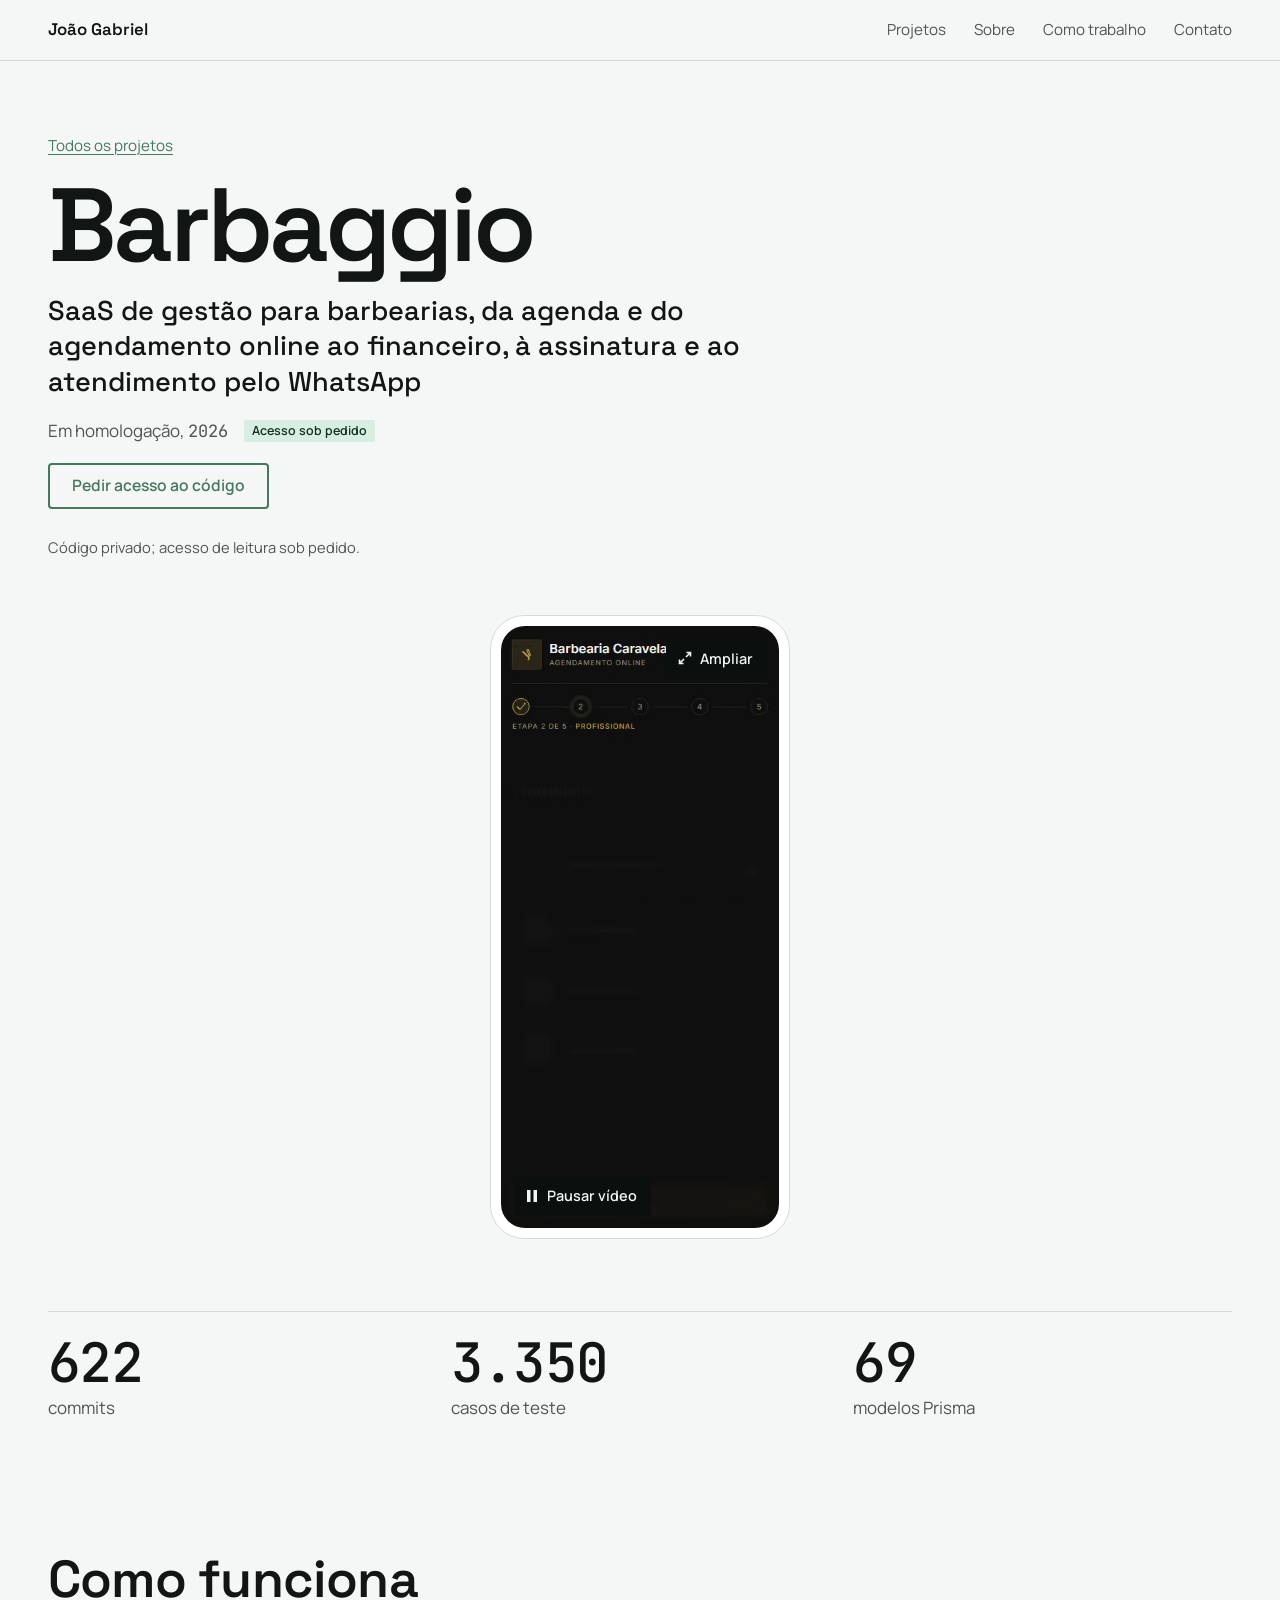
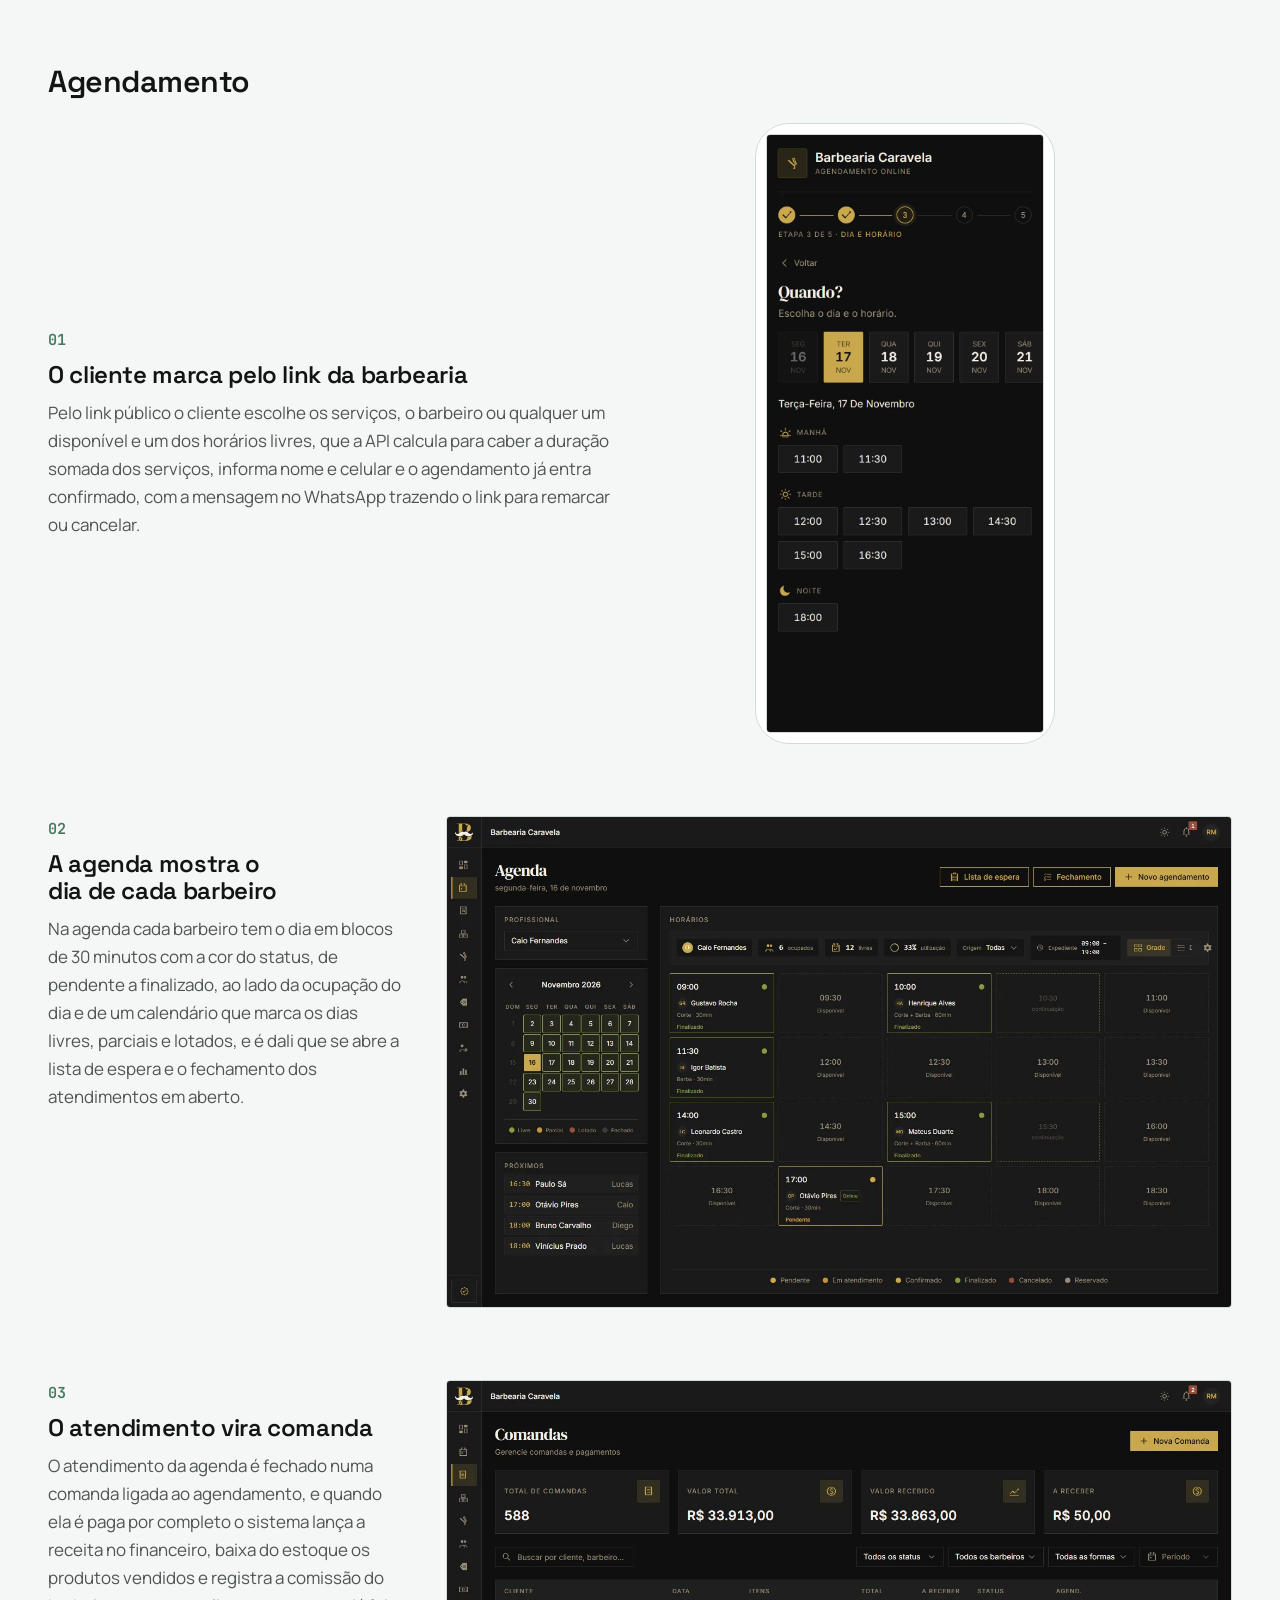
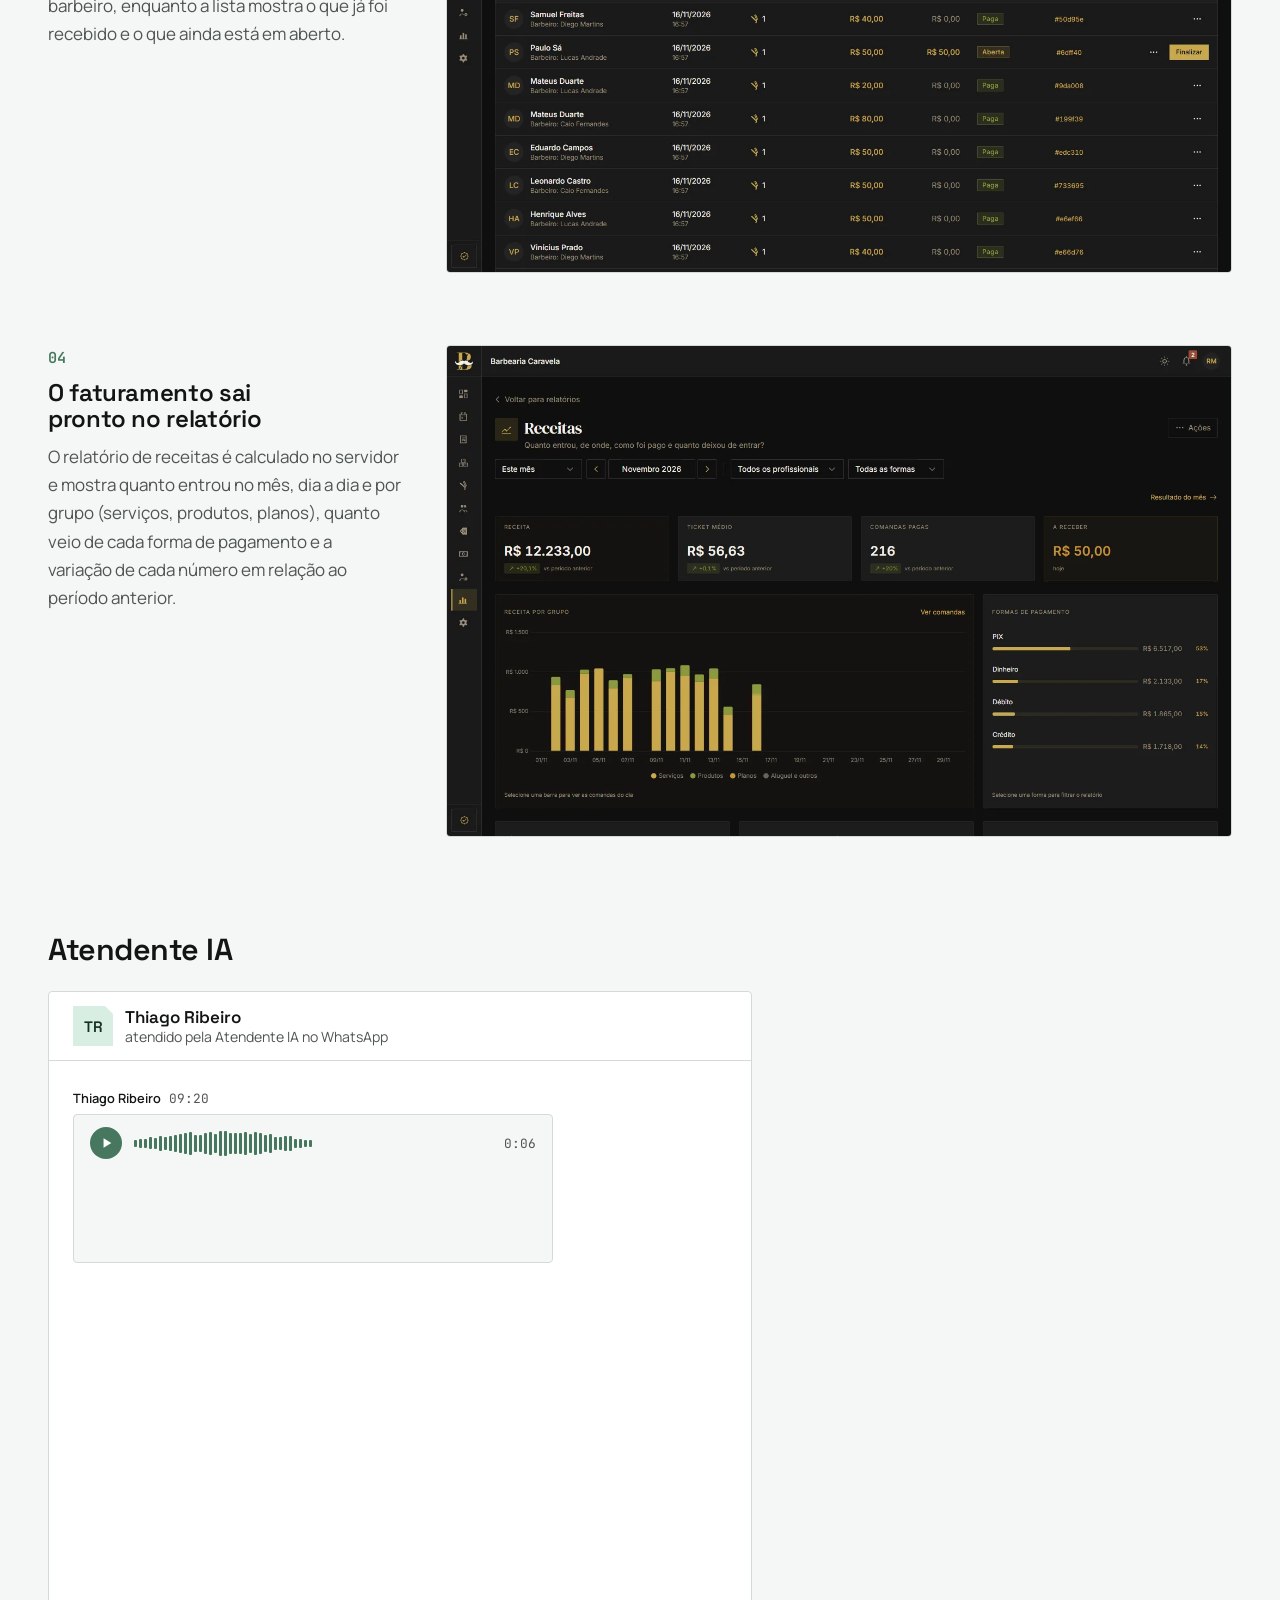
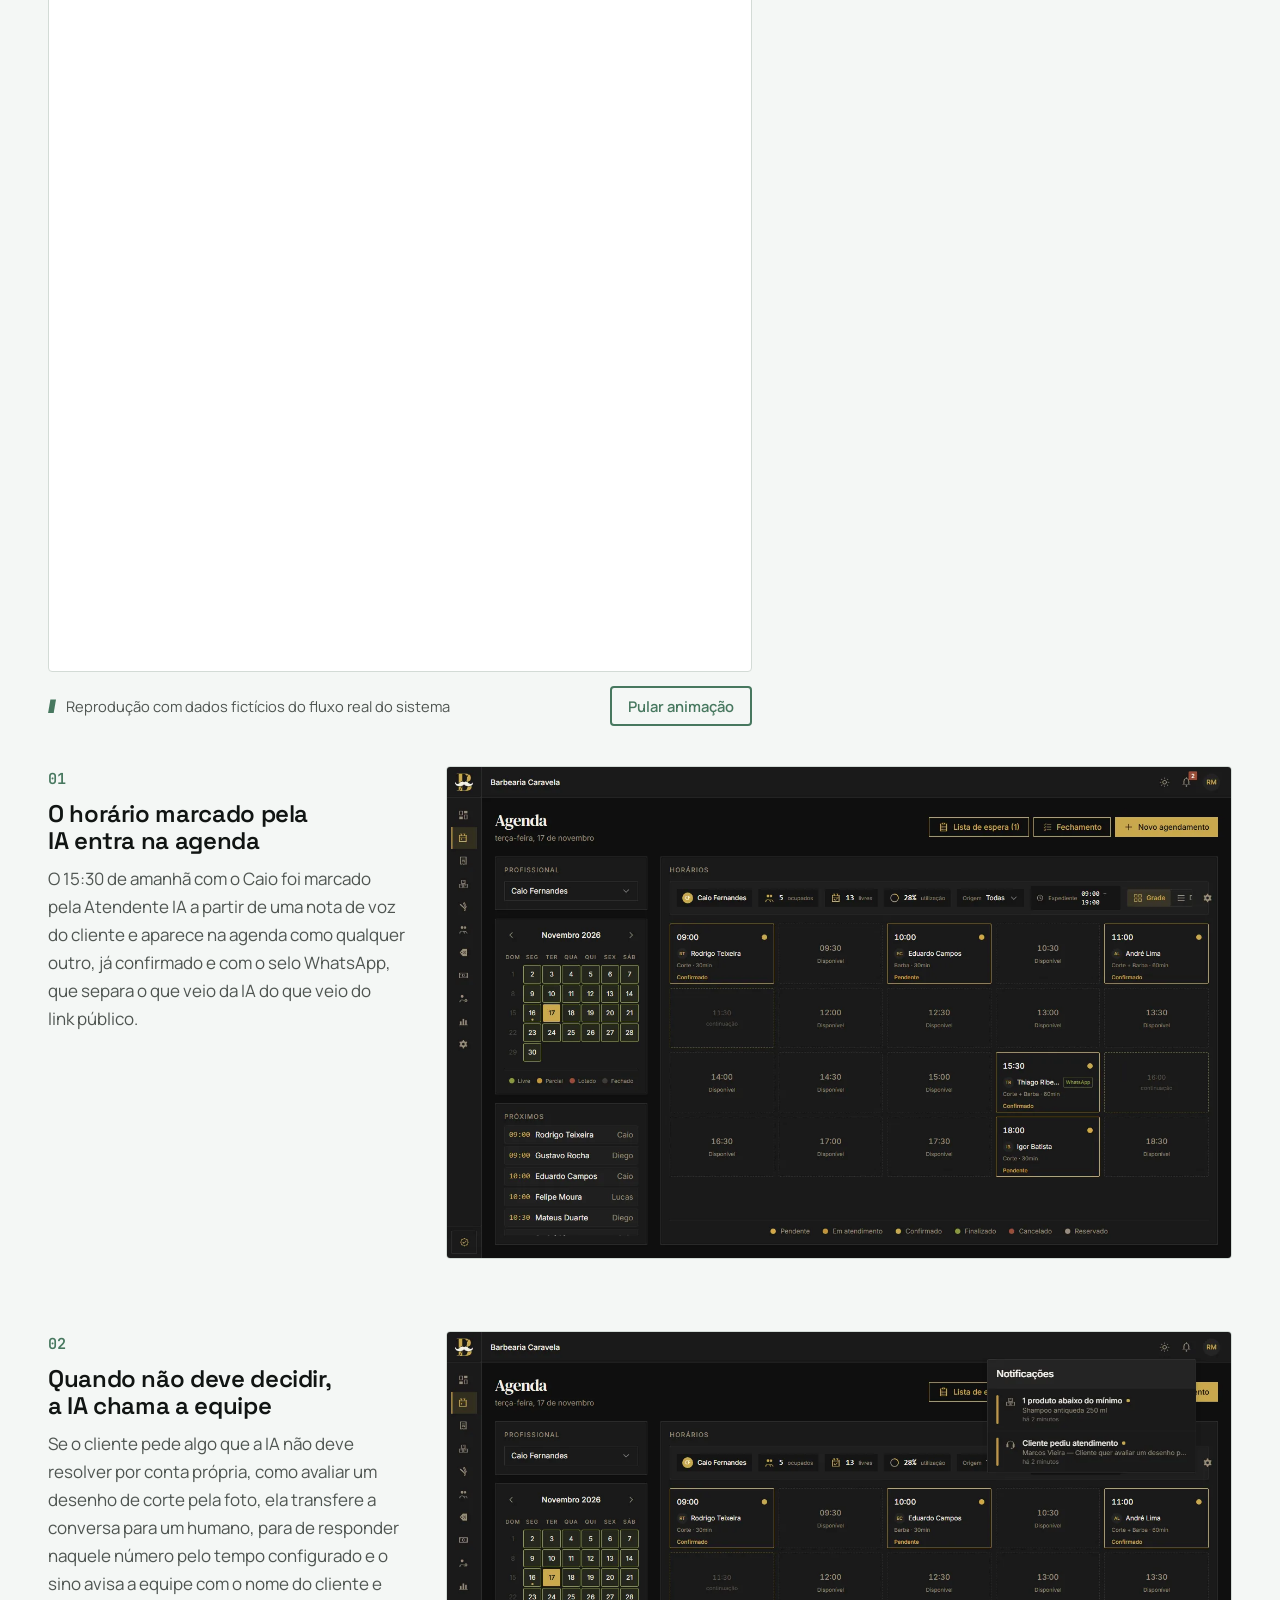
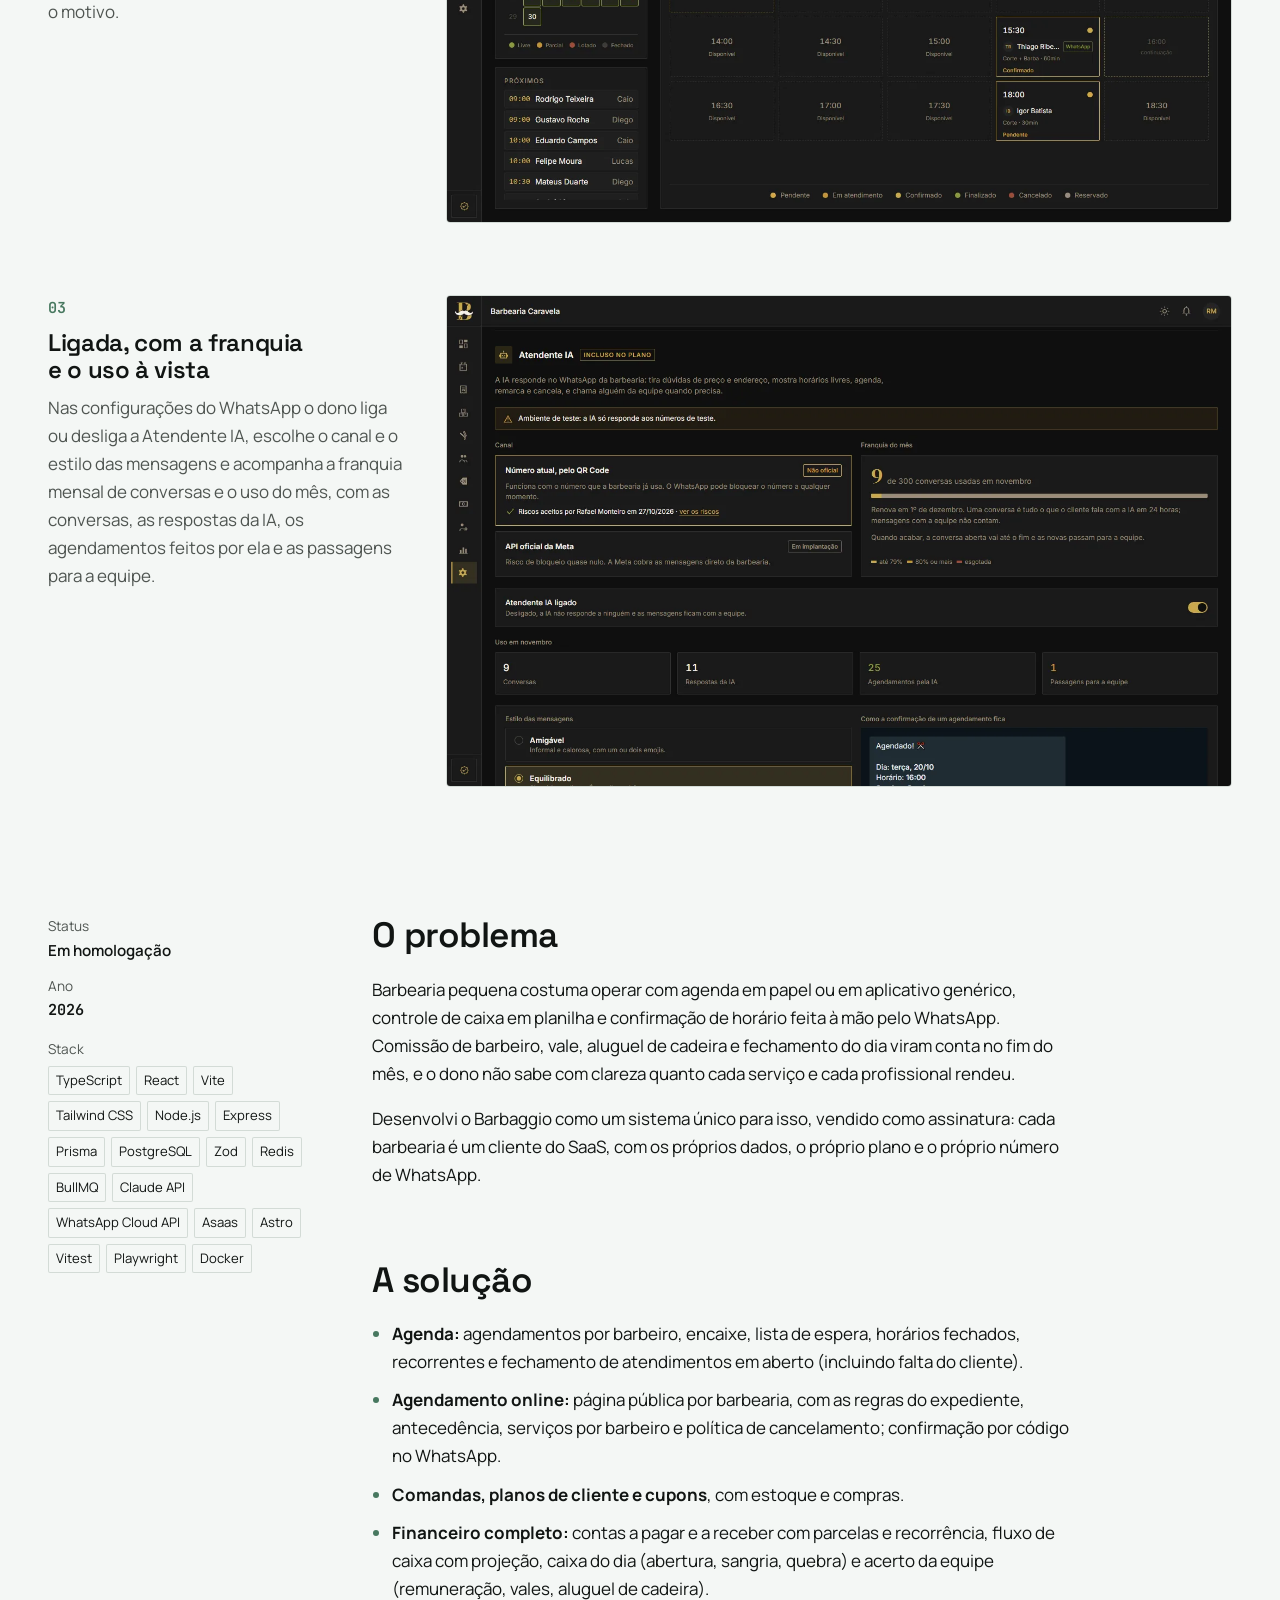
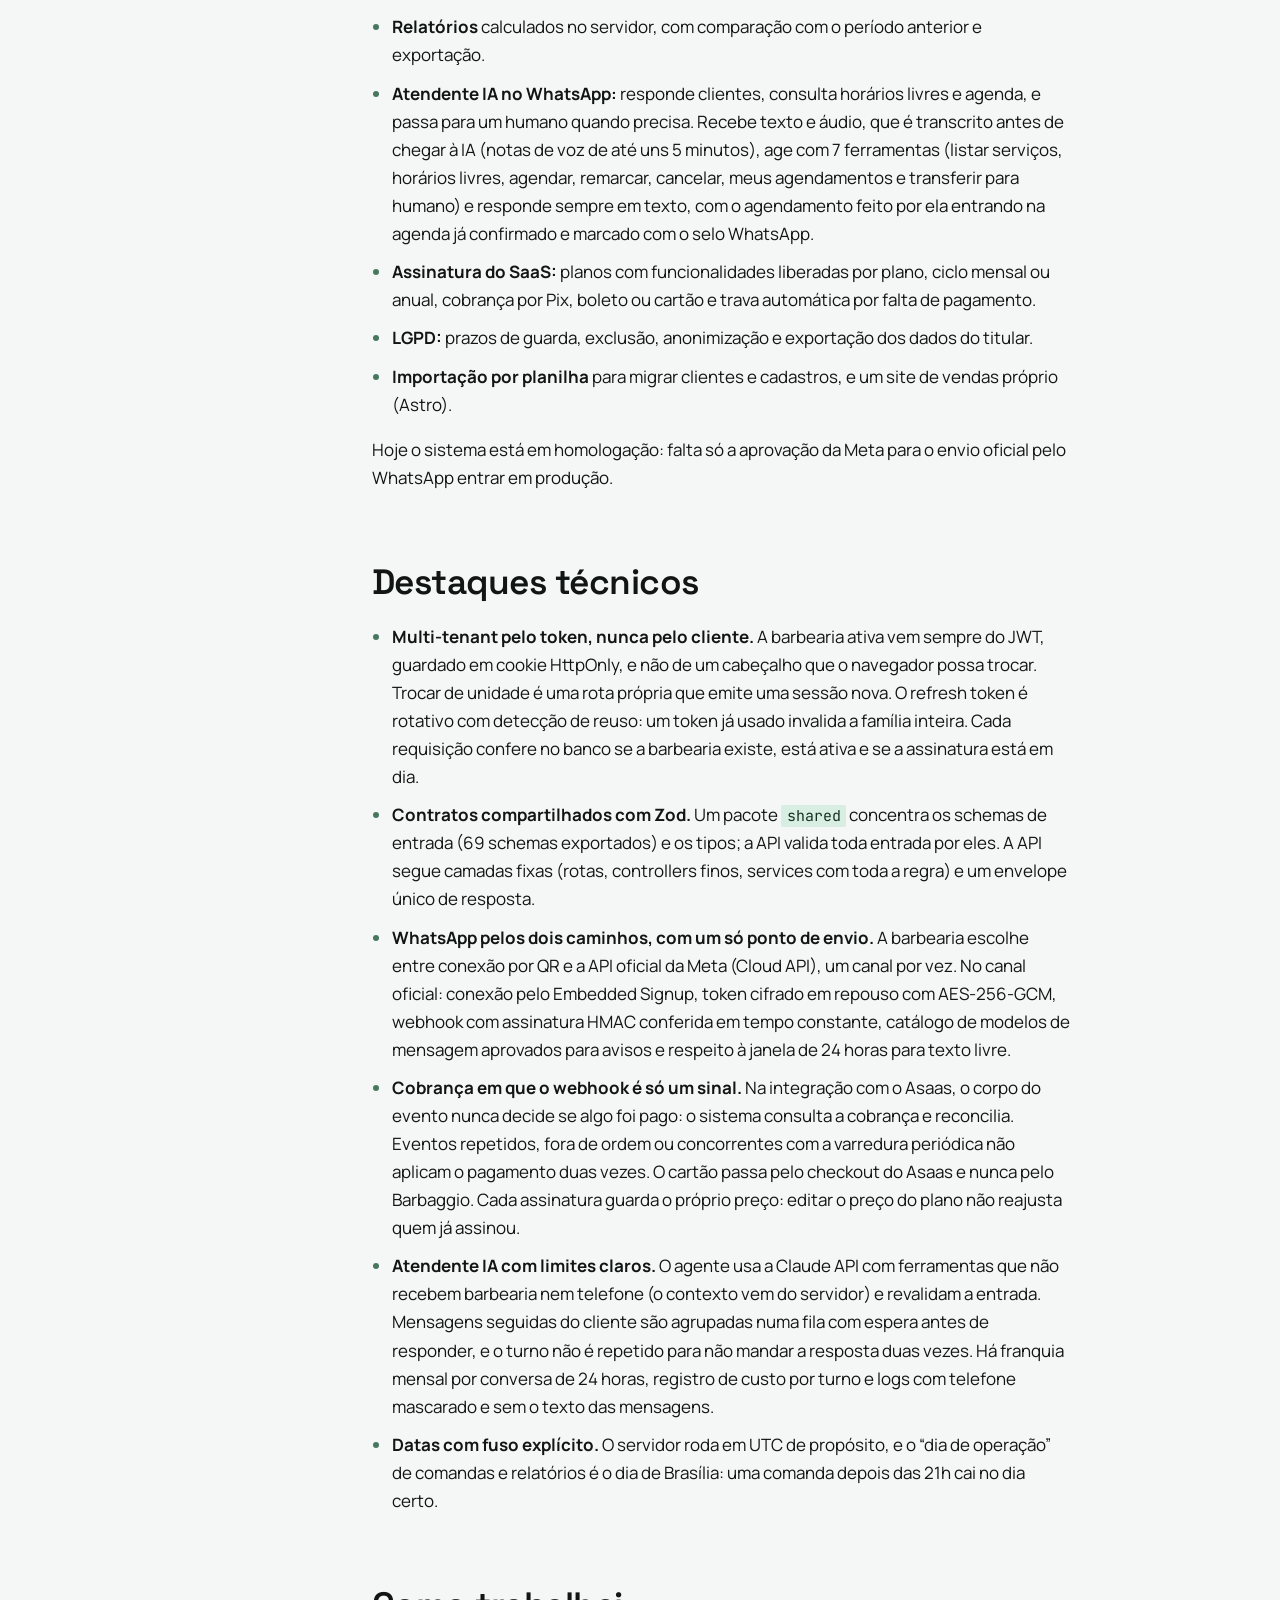
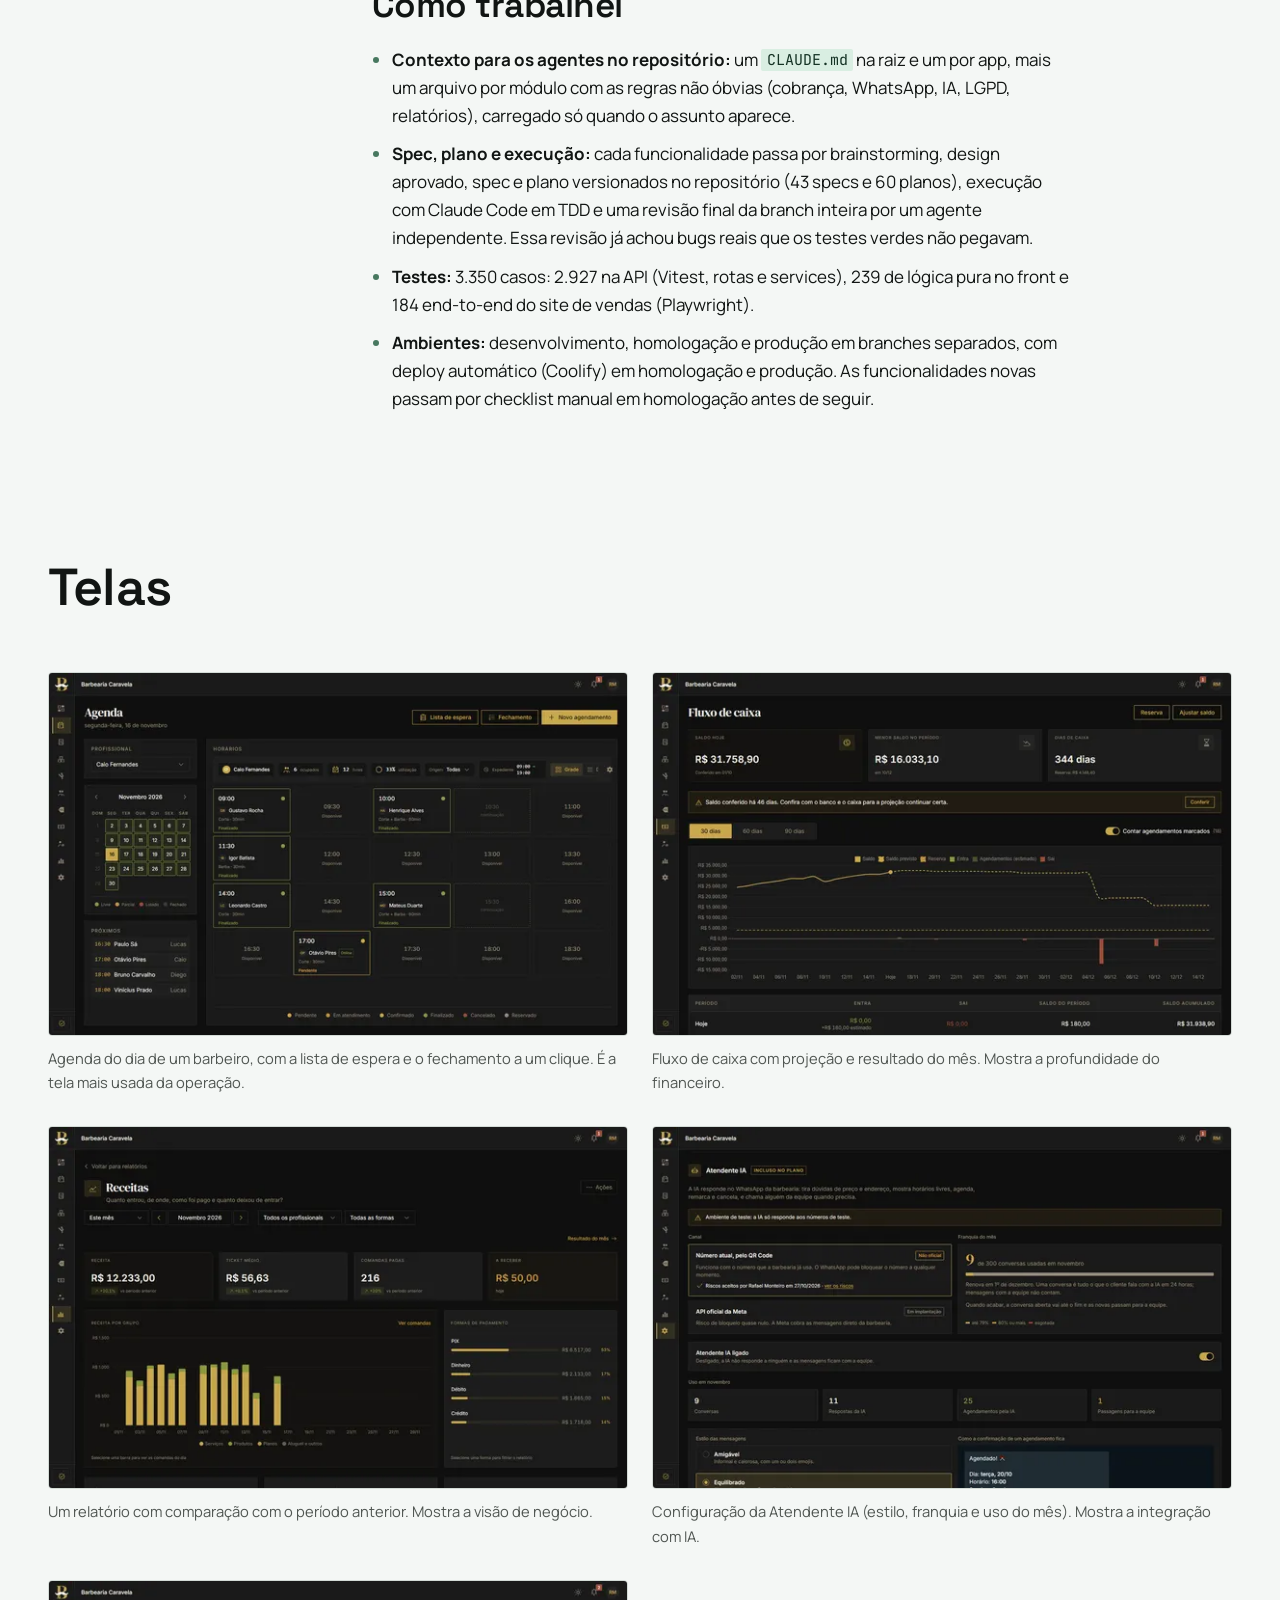
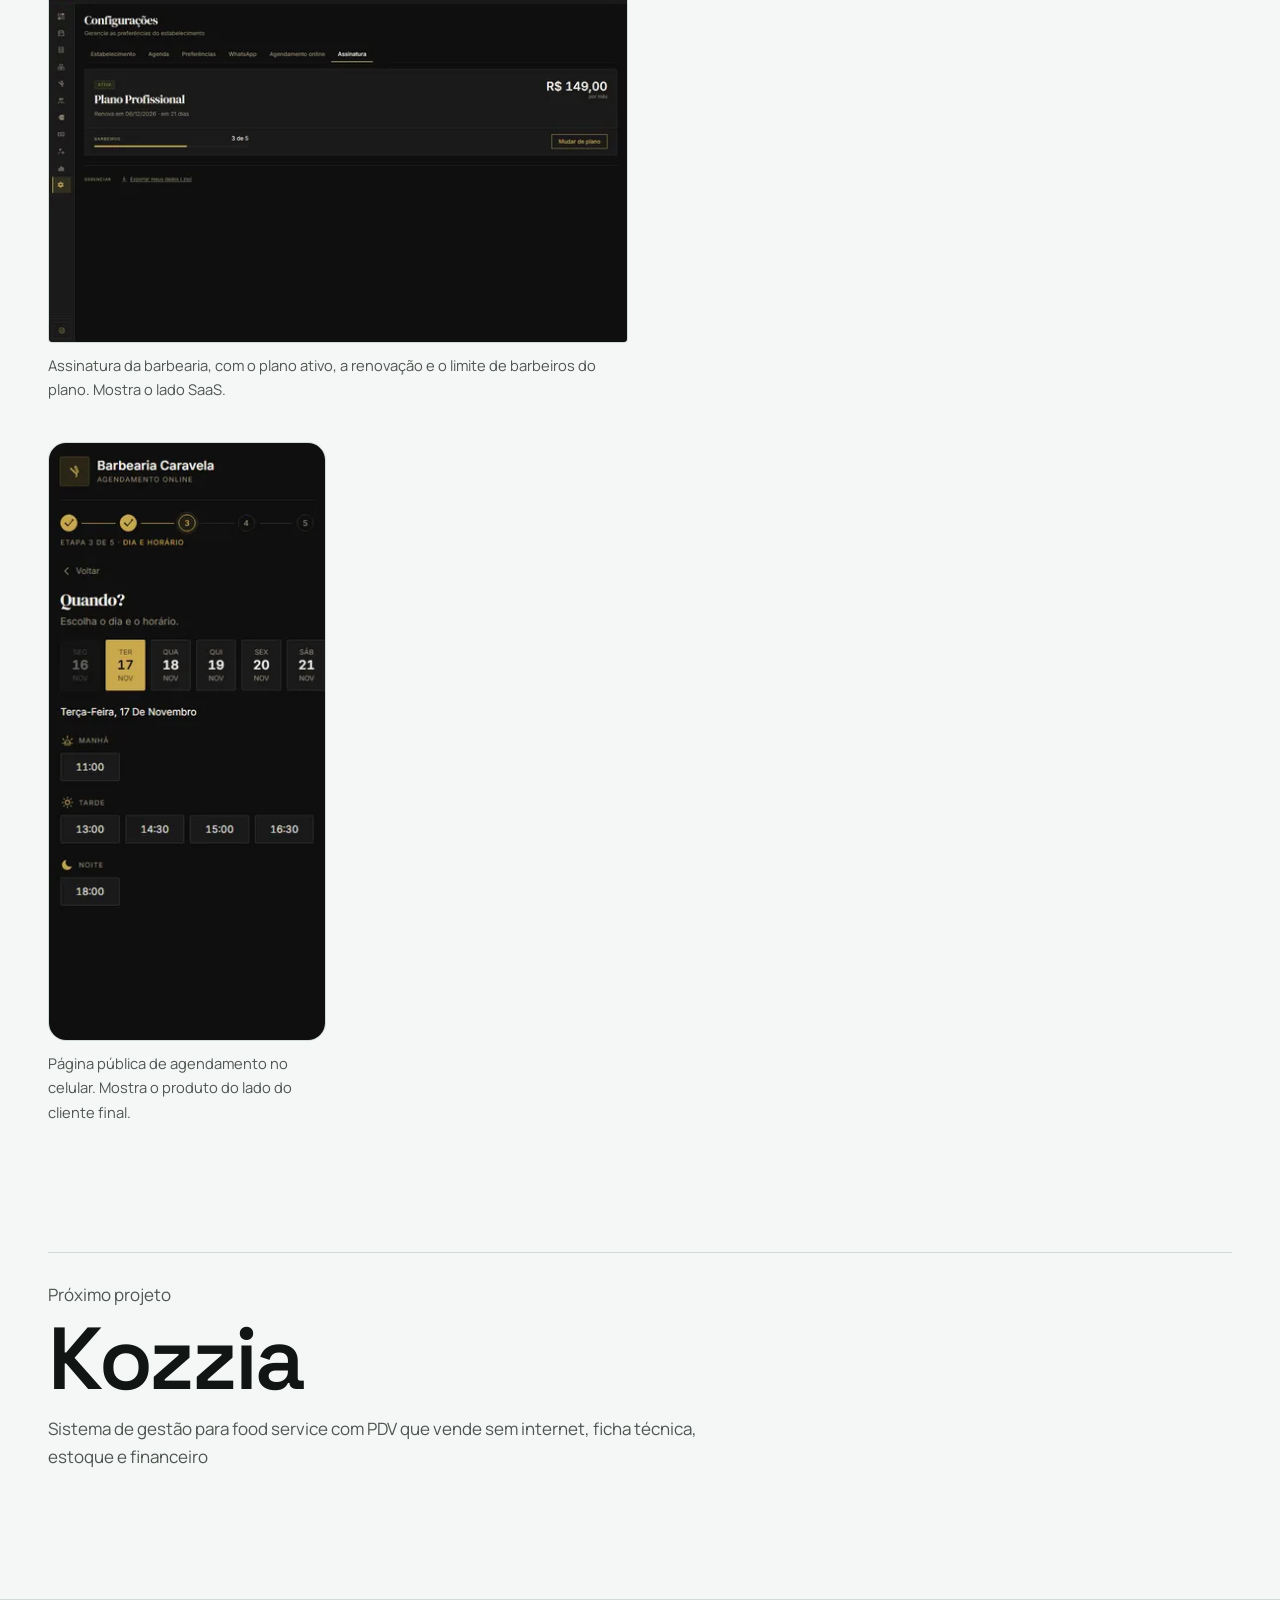
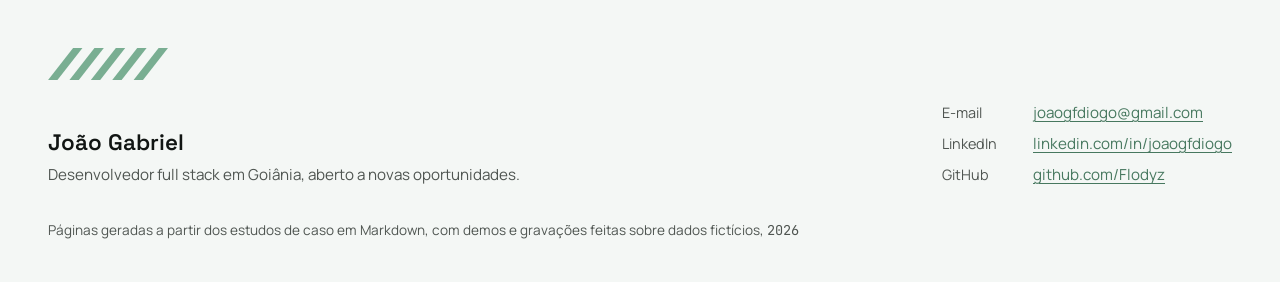
<file: projetos/barbaggio/index.html>
<!DOCTYPE html><html lang="pt-BR"><head><meta charset="utf-8"><meta name="viewport" content="width=device-width, initial-scale=1"><title>Barbaggio: SaaS de gestão para barbearias, da agenda e do agendamento online ao financeiro, à assinatura e ao atendimento pelo WhatsApp | João Gabriel</title><meta name="description" content="Barbaggio: SaaS de gestão para barbearias, da agenda e do agendamento online ao financeiro, à assinatura e ao atendimento pelo WhatsApp."><link rel="canonical" href="https://flodyz.github.io/projetos/barbaggio/"><meta name="color-scheme" content="light dark"><meta name="theme-color" content="#F4F7F5" media="(prefers-color-scheme: light)"><meta name="theme-color" content="#0B0F0D" media="(prefers-color-scheme: dark)"><meta property="og:type" content="website"><meta property="og:locale" content="pt_BR"><meta property="og:site_name" content="João Gabriel"><meta property="og:title" content="Barbaggio: SaaS de gestão para barbearias, da agenda e do agendamento online ao financeiro, à assinatura e ao atendimento pelo WhatsApp | João Gabriel"><meta property="og:description" content="Barbaggio: SaaS de gestão para barbearias, da agenda e do agendamento online ao financeiro, à assinatura e ao atendimento pelo WhatsApp."><meta property="og:url" content="https://flodyz.github.io/projetos/barbaggio/"><meta property="og:image" content="https://flodyz.github.io/og.png"><meta property="og:image:width" content="1200"><meta property="og:image:height" content="630"><meta name="twitter:card" content="summary_large_image"><link rel="icon" href="/favicon.svg" type="image/svg+xml"><link rel="icon" href="/favicon-32.png" sizes="32x32" type="image/png"><link rel="apple-touch-icon" href="/apple-touch-icon.png"><link rel="sitemap" href="/sitemap.xml"><script>(function(){const timeout = 2500;

      if (!matchMedia('(prefers-reduced-motion: reduce)').matches && 'IntersectionObserver' in window) {
        var root = document.documentElement;
        root.classList.add('reveal-ready');
        setTimeout(function () {
          if (!root.classList.contains('reveal-live')) root.classList.remove('reveal-ready');
        }, timeout);
      }
    })();</script><link rel="stylesheet" href="/_astro/_slug_.CO6CeGa_.css"><link rel="stylesheet" href="/_astro/Base.BBHc918P.css"></head><body><a class="skip-link" href="#conteudo">Pular para o conteúdo</a><header class="site-header"><div class="wrap site-header-inner"><a class="site-name" href="/">João Gabriel</a><nav aria-label="Principal"><ul class="site-nav"><li><a href="/#projetos">Projetos</a></li><li class="nav-optional"><a href="/#sobre">Sobre</a></li><li class="nav-optional"><a href="/#como-trabalho">Como trabalho</a></li><li><a href="#contato">Contato</a></li></ul></nav></div></header><main id="conteudo" class="project"><header class="project-head wrap"><p class="back"><a href="/#projetos">Todos os projetos</a></p><h1 class="project-title" style="view-transition-name: title-barbaggio"><span class="reveal-cut" style="--reveal-delay: 0.05s">Barbaggio</span></h1><p class="project-tagline reveal-cut" style="--reveal-delay: 0.20s">SaaS de gestão para barbearias, da agenda e do agendamento online ao financeiro, à assinatura e ao atendimento pelo WhatsApp</p><div class="project-meta reveal-cut" style="--reveal-delay: 0.30s"><span>Em homologação, <span class="num">2026</span></span><ul class="badges" aria-label="Selos"><li class="badge badge--access">Acesso sob pedido</li></ul></div><div class="actions reveal-cut" style="--reveal-delay: 0.35s"><a class="button" href="mailto:joaogfdiogo@gmail.com?subject=Acesso%20ao%20c%C3%B3digo%20do%20Barbaggio&amp;body=Ol%C3%A1%2C%20Jo%C3%A3o%20Gabriel.%0A%0AGostaria%20de%20acesso%20de%20leitura%20ao%20c%C3%B3digo%20do%20Barbaggio.%0AMeu%20usu%C3%A1rio%20no%20GitHub%3A%20%0A">Pedir acesso ao código</a></div><p class="demo-note">Código privado; acesso de leitura sob pedido.</p></header><div class="project-media wrap project-media--mobile"><div class="project-media-frame" style="view-transition-name: media-barbaggio"><div class="device"><div class="video-frame" data-video="player"><video muted loop playsinline preload="none" poster="/media/barbaggio/hero.jpg" width="390" height="844" controls aria-label="Vídeo: Agendamento" disablepictureinpicture><source src="/media/barbaggio/hero.webm" type="video/webm"><source src="/media/barbaggio/hero.mp4" type="video/mp4"></video><button class="video-toggle" type="button" data-state="paused" hidden><svg class="icon-play" viewBox="0 0 14 14" aria-hidden="true"><path d="M2 1l11 6-11 6z" fill="currentColor"></path></svg><svg class="icon-pause" viewBox="0 0 14 14" aria-hidden="true"><path d="M2 1h3.5v12H2zM8.5 1H12v12H8.5z" fill="currentColor"></path></svg><span class="video-toggle-label">Reproduzir vídeo</span></button><a class="video-expand" href="/media/barbaggio/hero.mp4" data-lightbox="video" data-lightbox-title="Agendamento" data-lightbox-device="mobile" data-lightbox-width="390" data-lightbox-height="844" data-lightbox-type="video" data-lightbox-webm="/media/barbaggio/hero.webm" data-lightbox-poster="/media/barbaggio/hero.jpg"><svg viewBox="0 0 14 14" aria-hidden="true"><path d="M8.5 1.5h4v4M12.5 1.5L8 6M5.5 12.5h-4v-4M1.5 12.5L6 8"></path></svg>Ampliar<span class="visually-hidden"> vídeo</span></a></div></div></div></div><div class="wrap"><dl class="metrics" aria-label="Números do projeto"><div class="metric" data-count="622"><dt>commits</dt><dd class="num"><span class="visually-hidden">622</span><span data-count-output aria-hidden="true">622</span></dd></div><div class="metric" data-count="3350"><dt>casos de teste</dt><dd class="num"><span class="visually-hidden">3.350</span><span data-count-output aria-hidden="true">3.350</span></dd></div><div class="metric" data-count="69"><dt>modelos Prisma</dt><dd class="num"><span class="visually-hidden">69</span><span data-count-output aria-hidden="true">69</span></dd></div></dl></div><section class="section wrap" aria-labelledby="como-funciona-title"><h2 id="como-funciona-title" class="section-title section-head" data-reveal>Como funciona</h2><section class="showcase" aria-labelledby="showcase-0"><h3 id="showcase-0" class="showcase-title">Agendamento</h3><ol class="steps"><li class="step step--mobile" data-reveal><div class="step-text"><span class="step-number num" aria-hidden="true">01</span><h4 class="step-title">O cliente marca pelo link da barbearia</h4><p>Pelo link público o cliente escolhe os serviços, o barbeiro ou qualquer um disponível e um dos horários livres, que a API calcula para caber a duração somada dos serviços, informa nome e celular e o agendamento já entra confirmado, com a mensagem no WhatsApp trazendo o link para remarcar ou cancelar.</p></div><figure class="step-media device"><a href="/media/barbaggio/step-1.webp" data-lightbox="passos-0" data-lightbox-title="O cliente marca pelo link da barbearia" data-lightbox-device="mobile" data-lightbox-width="780" data-lightbox-height="1688" data-lightbox-text="Pelo link público o cliente escolhe os serviços, o barbeiro ou qualquer um disponível e um dos horários livres, que a API calcula para caber a duração somada dos serviços, informa nome e celular e o agendamento já entra confirmado, com a mensagem no WhatsApp trazendo o link para remarcar ou cancelar."><img src="/media/barbaggio/step-1.webp" width="780" height="1688" alt="O cliente marca pelo link da barbearia" loading="lazy" decoding="async"></a></figure></li><li class="step" data-reveal><div class="step-text"><span class="step-number num" aria-hidden="true">02</span><h4 class="step-title">A agenda mostra o dia de cada barbeiro</h4><p>Na agenda cada barbeiro tem o dia em blocos de 30 minutos com a cor do status, de pendente a finalizado, ao lado da ocupação do dia e de um calendário que marca os dias livres, parciais e lotados, e é dali que se abre a lista de espera e o fechamento dos atendimentos em aberto.</p></div><figure class="step-media"><a href="/media/barbaggio/step-2.webp" data-lightbox="passos-0" data-lightbox-title="A agenda mostra o dia de cada barbeiro" data-lightbox-device="desktop" data-lightbox-width="1440" data-lightbox-height="900" data-lightbox-text="Na agenda cada barbeiro tem o dia em blocos de 30 minutos com a cor do status, de pendente a finalizado, ao lado da ocupação do dia e de um calendário que marca os dias livres, parciais e lotados, e é dali que se abre a lista de espera e o fechamento dos atendimentos em aberto."><img src="/media/barbaggio/step-2.webp" width="1440" height="900" alt="A agenda mostra o dia de cada barbeiro" loading="lazy" decoding="async"></a></figure></li><li class="step" data-reveal><div class="step-text"><span class="step-number num" aria-hidden="true">03</span><h4 class="step-title">O atendimento vira comanda</h4><p>O atendimento da agenda é fechado numa comanda ligada ao agendamento, e quando ela é paga por completo o sistema lança a receita no financeiro, baixa do estoque os produtos vendidos e registra a comissão do barbeiro, enquanto a lista mostra o que já foi recebido e o que ainda está em aberto.</p></div><figure class="step-media"><a href="/media/barbaggio/step-3.webp" data-lightbox="passos-0" data-lightbox-title="O atendimento vira comanda" data-lightbox-device="desktop" data-lightbox-width="1440" data-lightbox-height="900" data-lightbox-text="O atendimento da agenda é fechado numa comanda ligada ao agendamento, e quando ela é paga por completo o sistema lança a receita no financeiro, baixa do estoque os produtos vendidos e registra a comissão do barbeiro, enquanto a lista mostra o que já foi recebido e o que ainda está em aberto."><img src="/media/barbaggio/step-3.webp" width="1440" height="900" alt="O atendimento vira comanda" loading="lazy" decoding="async"></a></figure></li><li class="step" data-reveal><div class="step-text"><span class="step-number num" aria-hidden="true">04</span><h4 class="step-title">O faturamento sai pronto no relatório</h4><p>O relatório de receitas é calculado no servidor e mostra quanto entrou no mês, dia a dia e por grupo (serviços, produtos, planos), quanto veio de cada forma de pagamento e a variação de cada número em relação ao período anterior.</p></div><figure class="step-media"><a href="/media/barbaggio/step-4.webp" data-lightbox="passos-0" data-lightbox-title="O faturamento sai pronto no relatório" data-lightbox-device="desktop" data-lightbox-width="1440" data-lightbox-height="900" data-lightbox-text="O relatório de receitas é calculado no servidor e mostra quanto entrou no mês, dia a dia e por grupo (serviços, produtos, planos), quanto veio de cada forma de pagamento e a variação de cada número em relação ao período anterior."><img src="/media/barbaggio/step-4.webp" width="1440" height="900" alt="O faturamento sai pronto no relatório" loading="lazy" decoding="async"></a></figure></li></ol></section><section class="showcase" aria-labelledby="showcase-1"><h3 id="showcase-1" class="showcase-title">Atendente IA</h3><figure class="conversation" data-conversation><div class="conversation-panel"><div class="conversation-head"><span class="conversation-avatar" aria-hidden="true">TR</span><p class="conversation-who"><span class="conversation-name">Thiago Ribeiro</span><span class="conversation-sub">atendido pela Atendente IA no WhatsApp</span></p></div><ol class="conversation-messages" aria-label="Conversa entre Thiago Ribeiro e a Atendente IA"><li class="msg msg--client msg--audio" data-author="client" data-kind="audio"><p class="msg-meta"><span class="msg-author">Thiago Ribeiro</span><span class="visually-hidden">, às</span><time class="num">09:20</time></p><div class="msg-bubble"><div class="msg-audio"><span class="msg-audio-play" aria-hidden="true"><svg viewBox="0 0 14 14" focusable="false"><path d="M3 1.5l9 5.5-9 5.5z" fill="currentColor"></path></svg></span><span class="msg-wave" aria-hidden="true"><span style="--h: 26%; --i: 0"></span><span style="--h: 31%; --i: 1"></span><span style="--h: 34%; --i: 2"></span><span style="--h: 43%; --i: 3"></span><span style="--h: 38%; --i: 4"></span><span style="--h: 52%; --i: 5"></span><span style="--h: 49%; --i: 6"></span><span style="--h: 51%; --i: 7"></span><span style="--h: 63%; --i: 8"></span><span style="--h: 70%; --i: 9"></span><span style="--h: 73%; --i: 10"></span><span style="--h: 80%; --i: 11"></span><span style="--h: 61%; --i: 12"></span><span style="--h: 58%; --i: 13"></span><span style="--h: 73%; --i: 14"></span><span style="--h: 79%; --i: 15"></span><span style="--h: 66%; --i: 16"></span><span style="--h: 92%; --i: 17"></span><span style="--h: 89%; --i: 18"></span><span style="--h: 76%; --i: 19"></span><span style="--h: 74%; --i: 20"></span><span style="--h: 75%; --i: 21"></span><span style="--h: 79%; --i: 22"></span><span style="--h: 66%; --i: 23"></span><span style="--h: 80%; --i: 24"></span><span style="--h: 72%; --i: 25"></span><span style="--h: 63%; --i: 26"></span><span style="--h: 69%; --i: 27"></span><span style="--h: 47%; --i: 28"></span><span style="--h: 44%; --i: 29"></span><span style="--h: 55%; --i: 30"></span><span style="--h: 53%; --i: 31"></span><span style="--h: 34%; --i: 32"></span><span style="--h: 34%; --i: 33"></span><span style="--h: 28%; --i: 34"></span><span style="--h: 25%; --i: 35"></span></span><span class="msg-duration num"><span class="visually-hidden">Mensagem de voz de </span>0:06</span></div><div class="msg-transcript"><p class="msg-transcript-label">Transcrição</p><p>Oi, bom dia! Queria cortar o cabelo e fazer a barba amanhã à tarde, tem horário com o Caio?</p></div></div></li><li class="msg msg--ai msg--text" data-author="ai" data-kind="text"><p class="msg-meta"><span class="msg-author">Atendente IA</span><span class="visually-hidden">, às</span><time class="num">09:20</time></p><div class="msg-bubble"><p>Bom dia, Thiago! Amanhã (terça, 17/11) o Caio tem estes horários para <strong>Corte + Barba</strong>:</p><ul class="msg-list"><li>14:00</li><li>15:30</li><li>17:00</li></ul><p>Qual fica melhor pra você?</p></div><span class="msg-typing" aria-hidden="true"><svg viewBox="0 0 115.5 48" aria-hidden="true" focusable="false"><polygon points="0,48 14,48 51.5,0 37.5,0" fill="currentColor"></polygon><polygon points="32,48 46,48 83.5,0 69.5,0" fill="currentColor"></polygon><polygon points="64,48 78,48 115.5,0 101.5,0" fill="currentColor"></polygon></svg>digitando</span></li><li class="msg msg--client msg--text" data-author="client" data-kind="text"><p class="msg-meta"><span class="msg-author">Thiago Ribeiro</span><span class="visually-hidden">, às</span><time class="num">09:21</time></p><div class="msg-bubble"><p>15:30 pode ser</p></div></li><li class="msg msg--ai msg--text" data-author="ai" data-kind="text"><p class="msg-meta"><span class="msg-author">Atendente IA</span><span class="visually-hidden">, às</span><time class="num">09:21</time></p><div class="msg-bubble"><p>Combinado! Confere se está tudo certo:</p><dl class="msg-fields"><div><dt>Dia</dt><dd>terça, 17/11</dd></div><div><dt>Horário</dt><dd>15:30</dd></div><div><dt>Serviço</dt><dd>Corte + Barba</dd></div><div><dt>Profissional</dt><dd>Caio Fernandes</dd></div><div><dt>Valor</dt><dd>R$ 80,00</dd></div></dl><p>Posso confirmar?</p></div><span class="msg-typing" aria-hidden="true"><svg viewBox="0 0 115.5 48" aria-hidden="true" focusable="false"><polygon points="0,48 14,48 51.5,0 37.5,0" fill="currentColor"></polygon><polygon points="32,48 46,48 83.5,0 69.5,0" fill="currentColor"></polygon><polygon points="64,48 78,48 115.5,0 101.5,0" fill="currentColor"></polygon></svg>digitando</span></li><li class="msg msg--client msg--text" data-author="client" data-kind="text"><p class="msg-meta"><span class="msg-author">Thiago Ribeiro</span><span class="visually-hidden">, às</span><time class="num">09:22</time></p><div class="msg-bubble"><p>Pode sim, obrigado</p></div></li><li class="msg msg--ai msg--confirmation" data-author="ai" data-kind="confirmation"><p class="msg-meta"><span class="msg-author">Atendente IA</span><span class="visually-hidden">, às</span><time class="num">09:22</time></p><div class="msg-bubble msg-card"><p class="msg-card-title"><span class="msg-card-mark" aria-hidden="true"></span>Agendamento confirmado</p><dl class="msg-fields"><div><dt>Dia</dt><dd>terça, 17/11</dd></div><div><dt>Horário</dt><dd>15:30</dd></div><div><dt>Serviço</dt><dd>Corte + Barba</dd></div><div><dt>Profissional</dt><dd>Caio Fernandes</dd></div><div><dt>Valor</dt><dd>R$ 80,00</dd></div></dl><p>Se precisar remarcar é só me chamar por aqui. Até amanhã!</p></div><span class="msg-typing" aria-hidden="true"><svg viewBox="0 0 115.5 48" aria-hidden="true" focusable="false"><polygon points="0,48 14,48 51.5,0 37.5,0" fill="currentColor"></polygon><polygon points="32,48 46,48 83.5,0 69.5,0" fill="currentColor"></polygon><polygon points="64,48 78,48 115.5,0 101.5,0" fill="currentColor"></polygon></svg>digitando</span></li></ol></div><figcaption class="conversation-foot"><p class="conversation-notice">Reprodução com dados fictícios do fluxo real do sistema</p><button class="button conversation-toggle" type="button" data-conversation-toggle hidden>Pular animação</button></figcaption></figure><ol class="steps"><li class="step" data-reveal><div class="step-text"><span class="step-number num" aria-hidden="true">01</span><h4 class="step-title">O horário marcado pela IA entra na agenda</h4><p>O 15:30 de amanhã com o Caio foi marcado pela Atendente IA a partir de uma nota de voz do cliente e aparece na agenda como qualquer outro, já confirmado e com o selo WhatsApp, que separa o que veio da IA do que veio do link público.</p></div><figure class="step-media"><a href="/media/barbaggio/ai-1.webp" data-lightbox="passos-1" data-lightbox-title="O horário marcado pela IA entra na agenda" data-lightbox-device="desktop" data-lightbox-width="1440" data-lightbox-height="900" data-lightbox-text="O 15:30 de amanhã com o Caio foi marcado pela Atendente IA a partir de uma nota de voz do cliente e aparece na agenda como qualquer outro, já confirmado e com o selo WhatsApp, que separa o que veio da IA do que veio do link público."><img src="/media/barbaggio/ai-1.webp" width="1440" height="900" alt="O horário marcado pela IA entra na agenda" loading="lazy" decoding="async"></a></figure></li><li class="step" data-reveal><div class="step-text"><span class="step-number num" aria-hidden="true">02</span><h4 class="step-title">Quando não deve decidir, a IA chama a equipe</h4><p>Se o cliente pede algo que a IA não deve resolver por conta própria, como avaliar um desenho de corte pela foto, ela transfere a conversa para um humano, para de responder naquele número pelo tempo configurado e o sino avisa a equipe com o nome do cliente e o motivo.</p></div><figure class="step-media"><a href="/media/barbaggio/ai-2.webp" data-lightbox="passos-1" data-lightbox-title="Quando não deve decidir, a IA chama a equipe" data-lightbox-device="desktop" data-lightbox-width="1440" data-lightbox-height="900" data-lightbox-text="Se o cliente pede algo que a IA não deve resolver por conta própria, como avaliar um desenho de corte pela foto, ela transfere a conversa para um humano, para de responder naquele número pelo tempo configurado e o sino avisa a equipe com o nome do cliente e o motivo."><img src="/media/barbaggio/ai-2.webp" width="1440" height="900" alt="Quando não deve decidir, a IA chama a equipe" loading="lazy" decoding="async"></a></figure></li><li class="step" data-reveal><div class="step-text"><span class="step-number num" aria-hidden="true">03</span><h4 class="step-title">Ligada, com a franquia e o uso à vista</h4><p>Nas configurações do WhatsApp o dono liga ou desliga a Atendente IA, escolhe o canal e o estilo das mensagens e acompanha a franquia mensal de conversas e o uso do mês, com as conversas, as respostas da IA, os agendamentos feitos por ela e as passagens para a equipe.</p></div><figure class="step-media"><a href="/media/barbaggio/ai-3.webp" data-lightbox="passos-1" data-lightbox-title="Ligada, com a franquia e o uso à vista" data-lightbox-device="desktop" data-lightbox-width="1440" data-lightbox-height="900" data-lightbox-text="Nas configurações do WhatsApp o dono liga ou desliga a Atendente IA, escolhe o canal e o estilo das mensagens e acompanha a franquia mensal de conversas e o uso do mês, com as conversas, as respostas da IA, os agendamentos feitos por ela e as passagens para a equipe."><img src="/media/barbaggio/ai-3.webp" width="1440" height="900" alt="Ligada, com a franquia e o uso à vista" loading="lazy" decoding="async"></a></figure></li></ol></section></section><div class="section project-layout wrap"><aside class="facts" aria-label="Ficha do projeto"><dl><div><dt>Status</dt><dd>Em homologação</dd></div><div><dt>Ano</dt><dd class="num">2026</dd></div></dl><div><h2 class="facts-heading">Stack</h2><ul class="stack"><li>TypeScript</li><li>React</li><li>Vite</li><li>Tailwind CSS</li><li>Node.js</li><li>Express</li><li>Prisma</li><li>PostgreSQL</li><li>Zod</li><li>Redis</li><li>BullMQ</li><li>Claude API</li><li>WhatsApp Cloud API</li><li>Asaas</li><li>Astro</li><li>Vitest</li><li>Playwright</li><li>Docker</li></ul></div></aside><article class="prose" data-case-text><h2 id="o-problema">O problema</h2>
<p>Barbearia pequena costuma operar com agenda em papel ou em aplicativo genérico, controle de caixa em planilha e confirmação de horário feita à mão pelo WhatsApp. Comissão de barbeiro, vale, aluguel de cadeira e fechamento do dia viram conta no fim do mês, e o dono não sabe com clareza quanto cada serviço e cada profissional rendeu.</p>
<p>Desenvolvi o Barbaggio como um sistema único para isso, vendido como assinatura: cada barbearia é um cliente do SaaS, com os próprios dados, o próprio plano e o próprio número de WhatsApp.</p>
<h2 id="a-solução">A solução</h2>
<ul>
<li><strong>Agenda:</strong> agendamentos por barbeiro, encaixe, lista de espera, horários fechados, recorrentes e fechamento de atendimentos em aberto (incluindo falta do cliente).</li>
<li><strong>Agendamento online:</strong> página pública por barbearia, com as regras do expediente, antecedência, serviços por barbeiro e política de cancelamento; confirmação por código no WhatsApp.</li>
<li><strong>Comandas, planos de cliente e cupons</strong>, com estoque e compras.</li>
<li><strong>Financeiro completo:</strong> contas a pagar e a receber com parcelas e recorrência, fluxo de caixa com projeção, caixa do dia (abertura, sangria, quebra) e acerto da equipe (remuneração, vales, aluguel de cadeira).</li>
<li><strong>Relatórios</strong> calculados no servidor, com comparação com o período anterior e exportação.</li>
<li><strong>Atendente IA no WhatsApp:</strong> responde clientes, consulta horários livres e agenda, e passa para um humano quando precisa. Recebe texto e áudio, que é transcrito antes de chegar à IA (notas de voz de até uns 5 minutos), age com 7 ferramentas (listar serviços, horários livres, agendar, remarcar, cancelar, meus agendamentos e transferir para humano) e responde sempre em texto, com o agendamento feito por ela entrando na agenda já confirmado e marcado com o selo WhatsApp.</li>
<li><strong>Assinatura do SaaS:</strong> planos com funcionalidades liberadas por plano, ciclo mensal ou anual, cobrança por Pix, boleto ou cartão e trava automática por falta de pagamento.</li>
<li><strong>LGPD:</strong> prazos de guarda, exclusão, anonimização e exportação dos dados do titular.</li>
<li><strong>Importação por planilha</strong> para migrar clientes e cadastros, e um site de vendas próprio (Astro).</li>
</ul>
<p>Hoje o sistema está em homologação: falta só a aprovação da Meta para o envio oficial pelo WhatsApp entrar em produção.</p>
<h2 id="destaques-técnicos">Destaques técnicos</h2>
<ul>
<li><strong>Multi-tenant pelo token, nunca pelo cliente.</strong> A barbearia ativa vem sempre do JWT, guardado em cookie HttpOnly, e não de um cabeçalho que o navegador possa trocar. Trocar de unidade é uma rota própria que emite uma sessão nova. O refresh token é rotativo com detecção de reuso: um token já usado invalida a família inteira. Cada requisição confere no banco se a barbearia existe, está ativa e se a assinatura está em dia.</li>
<li><strong>Contratos compartilhados com Zod.</strong> Um pacote <code>shared</code> concentra os schemas de entrada (69 schemas exportados) e os tipos; a API valida toda entrada por eles. A API segue camadas fixas (rotas, controllers finos, services com toda a regra) e um envelope único de resposta.</li>
<li><strong>WhatsApp pelos dois caminhos, com um só ponto de envio.</strong> A barbearia escolhe entre conexão por QR e a API oficial da Meta (Cloud API), um canal por vez. No canal oficial: conexão pelo Embedded Signup, token cifrado em repouso com AES-256-GCM, webhook com assinatura HMAC conferida em tempo constante, catálogo de modelos de mensagem aprovados para avisos e respeito à janela de 24 horas para texto livre.</li>
<li><strong>Cobrança em que o webhook é só um sinal.</strong> Na integração com o Asaas, o corpo do evento nunca decide se algo foi pago: o sistema consulta a cobrança e reconcilia. Eventos repetidos, fora de ordem ou concorrentes com a varredura periódica não aplicam o pagamento duas vezes. O cartão passa pelo checkout do Asaas e nunca pelo Barbaggio. Cada assinatura guarda o próprio preço: editar o preço do plano não reajusta quem já assinou.</li>
<li><strong>Atendente IA com limites claros.</strong> O agente usa a Claude API com ferramentas que não recebem barbearia nem telefone (o contexto vem do servidor) e revalidam a entrada. Mensagens seguidas do cliente são agrupadas numa fila com espera antes de responder, e o turno não é repetido para não mandar a resposta duas vezes. Há franquia mensal por conversa de 24 horas, registro de custo por turno e logs com telefone mascarado e sem o texto das mensagens.</li>
<li><strong>Datas com fuso explícito.</strong> O servidor roda em UTC de propósito, e o “dia de operação” de comandas e relatórios é o dia de Brasília: uma comanda depois das 21h cai no dia certo.</li>
</ul>
<h2 id="como-trabalhei">Como trabalhei</h2>
<ul>
<li><strong>Contexto para os agentes no repositório:</strong> um <code>CLAUDE.md</code> na raiz e um por app, mais um arquivo por módulo com as regras não óbvias (cobrança, WhatsApp, IA, LGPD, relatórios), carregado só quando o assunto aparece.</li>
<li><strong>Spec, plano e execução:</strong> cada funcionalidade passa por brainstorming, design aprovado, spec e plano versionados no repositório (43 specs e 60 planos), execução com Claude Code em TDD e uma revisão final da branch inteira por um agente independente. Essa revisão já achou bugs reais que os testes verdes não pegavam.</li>
<li><strong>Testes:</strong> 3.350 casos: 2.927 na API (Vitest, rotas e services), 239 de lógica pura no front e 184 end-to-end do site de vendas (Playwright).</li>
<li><strong>Ambientes:</strong> desenvolvimento, homologação e produção em branches separados, com deploy automático (Coolify) em homologação e produção. As funcionalidades novas passam por checklist manual em homologação antes de seguir.</li>
</ul></article></div><section class="section wrap" aria-labelledby="telas-title"><h2 id="telas-title" class="section-title section-head" data-reveal>Telas</h2><div class="gallery"><figure class="shot"><a href="/_astro/01-agenda.C5WvXKa8.png" data-lightbox="telas" data-lightbox-title="Agenda do dia de um barbeiro, com a lista de espera e o fechamento a um clique. É a tela mais usada da operação." data-lightbox-device="desktop" data-lightbox-width="1440" data-lightbox-height="900"><img src="/_astro/01-agenda.C5WvXKa8_ZU84m.webp" srcset="/_astro/01-agenda.C5WvXKa8_1nEWKp.webp 600w, /_astro/01-agenda.C5WvXKa8_1YvWCT.webp 1080w, /_astro/01-agenda.C5WvXKa8_ZU84m.webp 1440w" alt="Agenda do dia de um barbeiro, com a lista de espera e o fechamento a um clique. É a tela mais usada da operação." sizes="(min-width: 800px) 600px, 100vw" loading="lazy" decoding="async" width="1440" height="900"></a><figcaption>Agenda do dia de um barbeiro, com a lista de espera e o fechamento a um clique. É a tela mais usada da operação.</figcaption></figure><figure class="shot"><a href="/_astro/03-fluxo-de-caixa.DG-gMueb.png" data-lightbox="telas" data-lightbox-title="Fluxo de caixa com projeção e resultado do mês. Mostra a profundidade do financeiro." data-lightbox-device="desktop" data-lightbox-width="1440" data-lightbox-height="900"><img src="/_astro/03-fluxo-de-caixa.DG-gMueb_Z244OzB.webp" srcset="/_astro/03-fluxo-de-caixa.DG-gMueb_13SM36.webp 600w, /_astro/03-fluxo-de-caixa.DG-gMueb_HHT2i.webp 1080w, /_astro/03-fluxo-de-caixa.DG-gMueb_Z244OzB.webp 1440w" alt="Fluxo de caixa com projeção e resultado do mês. Mostra a profundidade do financeiro." sizes="(min-width: 800px) 600px, 100vw" loading="lazy" decoding="async" width="1440" height="900"></a><figcaption>Fluxo de caixa com projeção e resultado do mês. Mostra a profundidade do financeiro.</figcaption></figure><figure class="shot"><a href="/_astro/04-relatorios.BVJqBwpD.png" data-lightbox="telas" data-lightbox-title="Um relatório com comparação com o período anterior. Mostra a visão de negócio." data-lightbox-device="desktop" data-lightbox-width="1440" data-lightbox-height="900"><img src="/_astro/04-relatorios.BVJqBwpD_ZgiSai.webp" srcset="/_astro/04-relatorios.BVJqBwpD_Z1Ra44l.webp 600w, /_astro/04-relatorios.BVJqBwpD_ZmlHG3.webp 1080w, /_astro/04-relatorios.BVJqBwpD_ZgiSai.webp 1440w" alt="Um relatório com comparação com o período anterior. Mostra a visão de negócio." sizes="(min-width: 800px) 600px, 100vw" loading="lazy" decoding="async" width="1440" height="900"></a><figcaption>Um relatório com comparação com o período anterior. Mostra a visão de negócio.</figcaption></figure><figure class="shot"><a href="/_astro/05-atendente-ia.eLr7pGba.png" data-lightbox="telas" data-lightbox-title="Configuração da Atendente IA (estilo, franquia e uso do mês). Mostra a integração com IA." data-lightbox-device="desktop" data-lightbox-width="1440" data-lightbox-height="900"><img src="/_astro/05-atendente-ia.eLr7pGba_1WppMd.webp" srcset="/_astro/05-atendente-ia.eLr7pGba_2mCsJC.webp 600w, /_astro/05-atendente-ia.eLr7pGba_Z2iwSmh.webp 1080w, /_astro/05-atendente-ia.eLr7pGba_1WppMd.webp 1440w" alt="Configuração da Atendente IA (estilo, franquia e uso do mês). Mostra a integração com IA." sizes="(min-width: 800px) 600px, 100vw" loading="lazy" decoding="async" width="1440" height="900"></a><figcaption>Configuração da Atendente IA (estilo, franquia e uso do mês). Mostra a integração com IA.</figcaption></figure><figure class="shot"><a href="/_astro/06-assinatura.CHFxo1H4.png" data-lightbox="telas" data-lightbox-title="Assinatura da barbearia, com o plano ativo, a renovação e o limite de barbeiros do plano. Mostra o lado SaaS." data-lightbox-device="desktop" data-lightbox-width="1440" data-lightbox-height="900"><img src="/_astro/06-assinatura.CHFxo1H4_PSYQR.webp" srcset="/_astro/06-assinatura.CHFxo1H4_W8NIK.webp 600w, /_astro/06-assinatura.CHFxo1H4_JQal7.webp 1080w, /_astro/06-assinatura.CHFxo1H4_PSYQR.webp 1440w" alt="Assinatura da barbearia, com o plano ativo, a renovação e o limite de barbeiros do plano. Mostra o lado SaaS." sizes="(min-width: 800px) 600px, 100vw" loading="lazy" decoding="async" width="1440" height="900"></a><figcaption>Assinatura da barbearia, com o plano ativo, a renovação e o limite de barbeiros do plano. Mostra o lado SaaS.</figcaption></figure></div><div class="gallery gallery--mobile"><figure class="shot shot--mobile"><a href="/_astro/02-agendamento-online.BlKry3tb.png" data-lightbox="telas" data-lightbox-title="Página pública de agendamento no celular. Mostra o produto do lado do cliente final." data-lightbox-device="mobile" data-lightbox-width="390" data-lightbox-height="844"><img src="/_astro/02-agendamento-online.BlKry3tb_1t9r7P.webp" srcset="/_astro/02-agendamento-online.BlKry3tb_1hJfvr.webp 280w, /_astro/02-agendamento-online.BlKry3tb_1t9r7P.webp 390w" alt="Página pública de agendamento no celular. Mostra o produto do lado do cliente final." sizes="280px" loading="lazy" decoding="async" width="390" height="844"></a><figcaption>Página pública de agendamento no celular. Mostra o produto do lado do cliente final.</figcaption></figure></div></section><div class="wrap"><a class="next" href="/projetos/kozzia/"><span class="next-label">Próximo projeto</span><span class="next-title">Kozzia</span><span class="next-tagline">Sistema de gestão para food service com PDV que vende sem internet, ficha técnica, estoque e financeiro</span></a></div><dialog class="lightbox" aria-labelledby="lightbox-title" data-lightbox-dialog data-astro-cid-utnzf2kr><div class="lightbox-inner" data-astro-cid-utnzf2kr><div class="lightbox-bar" data-astro-cid-utnzf2kr><div class="lightbox-position" data-lightbox-position data-astro-cid-utnzf2kr><span class="lightbox-ticks" data-lightbox-ticks aria-hidden="true" data-astro-cid-utnzf2kr></span><span class="lightbox-count num" data-lightbox-count data-astro-cid-utnzf2kr></span></div><button class="lightbox-button lightbox-close" type="button" aria-label="Fechar visualizador" data-lightbox-close autofocus data-astro-cid-utnzf2kr><svg viewBox="0 0 16 16" aria-hidden="true" data-astro-cid-utnzf2kr><path d="M3 3l10 10M13 3L3 13" data-astro-cid-utnzf2kr></path></svg></button></div><button class="lightbox-button lightbox-nav lightbox-prev" type="button" aria-label="Anterior" data-lightbox-step="-1" data-astro-cid-utnzf2kr><svg viewBox="0 0 16 16" aria-hidden="true" data-astro-cid-utnzf2kr><path d="M10 2L4 8l6 6" data-astro-cid-utnzf2kr></path></svg></button><div class="lightbox-stage" data-lightbox-stage data-astro-cid-utnzf2kr></div><button class="lightbox-button lightbox-nav lightbox-next" type="button" aria-label="Próxima" data-lightbox-step="1" data-astro-cid-utnzf2kr><svg viewBox="0 0 16 16" aria-hidden="true" data-astro-cid-utnzf2kr><path d="M6 2l6 6-6 6" data-astro-cid-utnzf2kr></path></svg></button><div class="lightbox-caption" data-astro-cid-utnzf2kr><h2 id="lightbox-title" class="lightbox-title" data-lightbox-title data-astro-cid-utnzf2kr></h2><p class="lightbox-text" data-lightbox-text hidden data-astro-cid-utnzf2kr></p><p class="lightbox-hint" data-astro-cid-utnzf2kr>Deslize o vídeo para o lado para ver o resto da tela.</p></div><p class="visually-hidden" aria-live="polite" data-lightbox-status data-astro-cid-utnzf2kr></p></div></dialog><script type="module">var e={group:`data-lightbox`,type:`data-lightbox-type`,title:`data-lightbox-title`,text:`data-lightbox-text`,device:`data-lightbox-device`,width:`data-lightbox-width`,height:`data-lightbox-height`,webm:`data-lightbox-webm`,poster:`data-lightbox-poster`},t=48,n=1.5,r=2,i=`img, video, button, .lightbox-caption, .lightbox-position`,a=matchMedia(`(prefers-reduced-motion: reduce)`),o=document.documentElement;function s(s){let c=e=>{let t=s.querySelector(e);if(!t)throw Error(`[lightbox] ${e} não está no <dialog>`);return t},l=c(`[data-lightbox-stage]`),u=c(`[data-lightbox-title]`),d=c(`[data-lightbox-text]`),f=c(`[data-lightbox-count]`),p=c(`[data-lightbox-ticks]`),m=c(`[data-lightbox-status]`),h=[...s.querySelectorAll(`[data-lightbox-step]`)],g=[],_=0,v=[],y=(e,t)=>e.getAttribute(t)??``;function b(t){let n=y(t,e.width),r=y(t,e.height),i=y(t,e.type)===`video`?S(t):x(t);return i.className=`lightbox-media`,i.style.setProperty(`--w`,n),i.style.setProperty(`--h`,r),i}function x(t){let n=document.createElement(`img`);return n.src=t.href,n.alt=y(t,e.title),n.decoding=`async`,n}function S(t){let n=document.createElement(`video`);n.muted=!0,n.defaultMuted=!0,n.loop=!0,n.playsInline=!0,n.controls=!0,n.disablePictureInPicture=!0,n.autoplay=!a.matches,n.poster=y(t,e.poster),n.setAttribute(`controlslist`,`nodownload noremoteplayback`),n.setAttribute(`aria-label`,y(t,e.title));for(let[r,i]of[[y(t,e.webm),`video/webm`],[t.href,`video/mp4`]]){let e=document.createElement(`source`);e.src=r,e.type=i,n.append(e)}return n}function C(e){p.replaceChildren(...Array.from({length:e},(e,t)=>{let n=document.createElement(`span`);return n.className=`lightbox-tick`,t===_&&(n.dataset.current=``),n}))}function w(){let t=g[_],n=g.length,i=y(t,e.text),a=Number(y(t,e.width))/Number(y(t,e.height));s.dataset.device=y(t,e.device),s.toggleAttribute(`data-wide`,y(t,e.type)===`video`&&a>=r),l.replaceChildren(b(t)),l.scrollLeft=0,u.textContent=y(t,e.title),d.textContent=i,d.hidden=i===``;let o=`${_+1} de ${n}`;f.textContent=o,s.toggleAttribute(`data-single`,n<2);for(let e of h)e.hidden=n<2;return C(n),o}function T(){for(let t of[-1,1]){let n=g[(_+t+g.length)%g.length];n!==g[_]&&y(n,e.type)!==`video`&&(new Image().src=n.href)}}function E(t){if(g.length<2)return;_=(_+t+g.length)%g.length;let n=w();m.textContent=`${y(g[_],e.title)}, ${n}`,T()}function D(t){let n=y(t,e.group);g=[...document.querySelectorAll(`a[${e.group}]`)].filter(t=>y(t,e.group)===n),_=g.indexOf(t),w(),m.textContent=``,v=[...document.querySelectorAll(`main video`)].filter(e=>!e.paused&&!s.contains(e));for(let e of v)e.pause();o.classList.add(`lightbox-open`),s.showModal(),T()}s.addEventListener(`close`,()=>{l.replaceChildren(),o.classList.remove(`lightbox-open`);for(let e of v)e.play().catch(()=>void 0);v=[],g[_]?.focus()}),s.addEventListener(`click`,e=>{let t=e.target,n=t.closest(`[data-lightbox-step]`);n?E(Number(n.dataset.lightboxStep)):(t.closest(`[data-lightbox-close]`)||!t.closest(i))&&s.close()}),s.addEventListener(`keydown`,e=>{e.key!==`ArrowLeft`&&e.key!==`ArrowRight`||e.target.closest(`video`)||(e.preventDefault(),E(e.key===`ArrowRight`?1:-1))});let O;l.addEventListener(`touchstart`,e=>{let t=e.touches[0];O=e.touches.length===1?{x:t.clientX,y:t.clientY}:void 0},{passive:!0}),l.addEventListener(`touchmove`,e=>{e.touches.length>1&&(O=void 0)},{passive:!0}),l.addEventListener(`touchend`,e=>{let r=O;if(O=void 0,!r||(window.visualViewport?.scale??1)>1)return;let i=e.changedTouches[0],a=i.clientX-r.x,o=i.clientY-r.y;Math.abs(a)<t||Math.abs(a)<Math.abs(o)*n||E(a<0?1:-1)}),document.addEventListener(`click`,t=>{if(t.defaultPrevented||t.button!==0||t.metaKey||t.ctrlKey||t.shiftKey||t.altKey)return;let n=t.target.closest(`a[${e.group}]`);n&&(t.preventDefault(),D(n))})}var c=document.querySelector(`[data-lightbox-dialog]`);c&&typeof c.showModal==`function`&&s(c);</script></main><footer class="site-footer" id="contato"><div class="wrap"><svg viewBox="0 0 179.5 48" class="footer-tracos" aria-hidden="true" focusable="false"><polygon points="0,48 14,48 51.5,0 37.5,0" fill="currentColor"></polygon><polygon points="32,48 46,48 83.5,0 69.5,0" fill="currentColor"></polygon><polygon points="64,48 78,48 115.5,0 101.5,0" fill="currentColor"></polygon><polygon points="96,48 110,48 147.5,0 133.5,0" fill="currentColor"></polygon><polygon points="128,48 142,48 179.5,0 165.5,0" fill="currentColor"></polygon></svg><div class="footer-inner"><div><p class="footer-name">João Gabriel</p><p>Desenvolvedor full stack em Goiânia, aberto a novas oportunidades.</p></div><ul class="contacts"><li><span class="contact-label">E-mail</span> <a href="mailto:joaogfdiogo@gmail.com">joaogfdiogo@gmail.com</a></li><li><span class="contact-label">LinkedIn</span> <a href="https://www.linkedin.com/in/joaogfdiogo/">linkedin.com/in/joaogfdiogo</a></li><li><span class="contact-label">GitHub</span> <a href="https://github.com/Flodyz">github.com/Flodyz</a></li></ul></div><p class="footer-note">Páginas geradas a partir dos estudos de caso em Markdown, com demos e gravações feitas sobre dados fictícios, <span class="num">2026</span></p></div></footer><script type="module">var e=matchMedia(`(prefers-reduced-motion: reduce)`),t=matchMedia(`(hover: hover) and (pointer: fine)`),n=document.documentElement,r=`300px 0px`,i=.5,a=1200,o=new Intl.NumberFormat(`pt-BR`);function s(){if(n.classList.add(`reveal-live`),!n.classList.contains(`reveal-ready`))return;let e=new IntersectionObserver(t=>{for(let n of t)n.isIntersecting&&(n.target.classList.add(`is-in`),e.unobserve(n.target))},{rootMargin:`0px 0px -10% 0px`});for(let t of document.querySelectorAll(`[data-reveal]`))e.observe(t)}function c(e){let t=Number(e.dataset.count),n=e.querySelector(`[data-count-output]`);if(!n||!Number.isFinite(t))return;let r=performance.now(),i=e=>{let s=Math.min((e-r)/a,1),c=1-(1-s)**3;n.textContent=o.format(Math.round(t*c)),s<1&&requestAnimationFrame(i)};requestAnimationFrame(i)}function l(){if(e.matches)return;let t=new IntersectionObserver(e=>{for(let n of e)n.isIntersecting&&(c(n.target),t.unobserve(n.target))},{threshold:.6});for(let e of document.querySelectorAll(`[data-count]`))t.observe(e)}function u(e,t){e.dataset.state=t?`playing`:`paused`;let n=e.querySelector(`.video-toggle-label`);n&&(n.textContent=t?`Pausar vídeo`:`Reproduzir vídeo`)}async function d(e){try{return await e.play(),!0}catch{return!1}}function f(t){let n=t.querySelector(`video`),a=t.querySelector(`.video-toggle`);if(!n||!a)return;n.controls=!1,a.hidden=!1;let o=e.matches;n.addEventListener(`play`,()=>u(a,!0)),n.addEventListener(`pause`,()=>u(a,!1)),a.addEventListener(`click`,async()=>{n.paused?(o=!1,await d(n)):(o=!0,n.pause())}),new IntersectionObserver(e=>{for(let t of e){t.isIntersecting&&n.preload===`none`&&(n.preload=`auto`);let e=t.intersectionRatio>=i;e&&n.paused&&!o&&d(n),!e&&!n.paused&&n.pause()}},{rootMargin:r,threshold:[0,i]}).observe(n)}function p(n){let i=n.querySelector(`video`),a=n.closest(`.card`);if(!i||!a||e.matches||!t.matches)return;let o=new IntersectionObserver(e=>{e.some(e=>e.isIntersecting)&&(i.preload=`auto`,o.disconnect())},{rootMargin:r});o.observe(i);let s=!1;i.addEventListener(`playing`,()=>n.classList.toggle(`is-playing`,s));let c=()=>{s=!0,d(i)},l=()=>{s=!1,n.classList.remove(`is-playing`),i.pause(),i.currentTime=0};a.addEventListener(`pointerenter`,c),a.addEventListener(`pointerleave`,l),a.addEventListener(`focusin`,c),a.addEventListener(`focusout`,l)}function m(){for(let e of document.querySelectorAll(`[data-video="player"]`))f(e);for(let e of document.querySelectorAll(`[data-video="preview"]`))p(e)}var h=.2,g={beforeClient:1100,audioPlay:1800,afterAudio:500,beforeTyping:450,typing:1400},_={skip:`Pular animação`,replay:`Tocar de novo`},v=e=>new Promise(t=>setTimeout(t,e));function y(e){let t=e.querySelector(`[data-conversation-toggle]`),n=[...e.querySelectorAll(`.msg`)];if(!t||n.length===0)return;let r=0,i=!1,a=e=>{i=e,t.textContent=e?_.skip:_.replay},o=()=>{e.dataset.live=``;for(let e of n)e.dataset.state=`pending`,delete e.dataset.audio,delete e.dataset.transcribed},s=()=>{r+=1,delete e.dataset.live,a(!1)},c=async()=>{let e=++r;o(),a(!0);let t=()=>e===r;for(let e of n){if(e.dataset.author===`ai`){if(await v(g.beforeTyping),!t())return;e.dataset.state=`typing`,await v(g.typing)}else await v(g.beforeClient);if(!t())return;if(e.dataset.state=`shown`,e.dataset.kind===`audio`){if(e.dataset.audio=`playing`,await v(g.audioPlay),!t())return;e.dataset.transcribed=``,await v(g.afterAudio)}}t()&&a(!1)};t.addEventListener(`click`,()=>{i?s():c()}),o(),a(!0),t.hidden=!1;let l=new IntersectionObserver(t=>{t.some(e=>e.isIntersecting)&&(l.disconnect(),e.dataset.live!==void 0&&c())},{threshold:h});l.observe(e)}function b(){if(!e.matches)for(let e of document.querySelectorAll(`[data-conversation]`))y(e)}s(),l(),m(),b();</script></body></html>
</file>
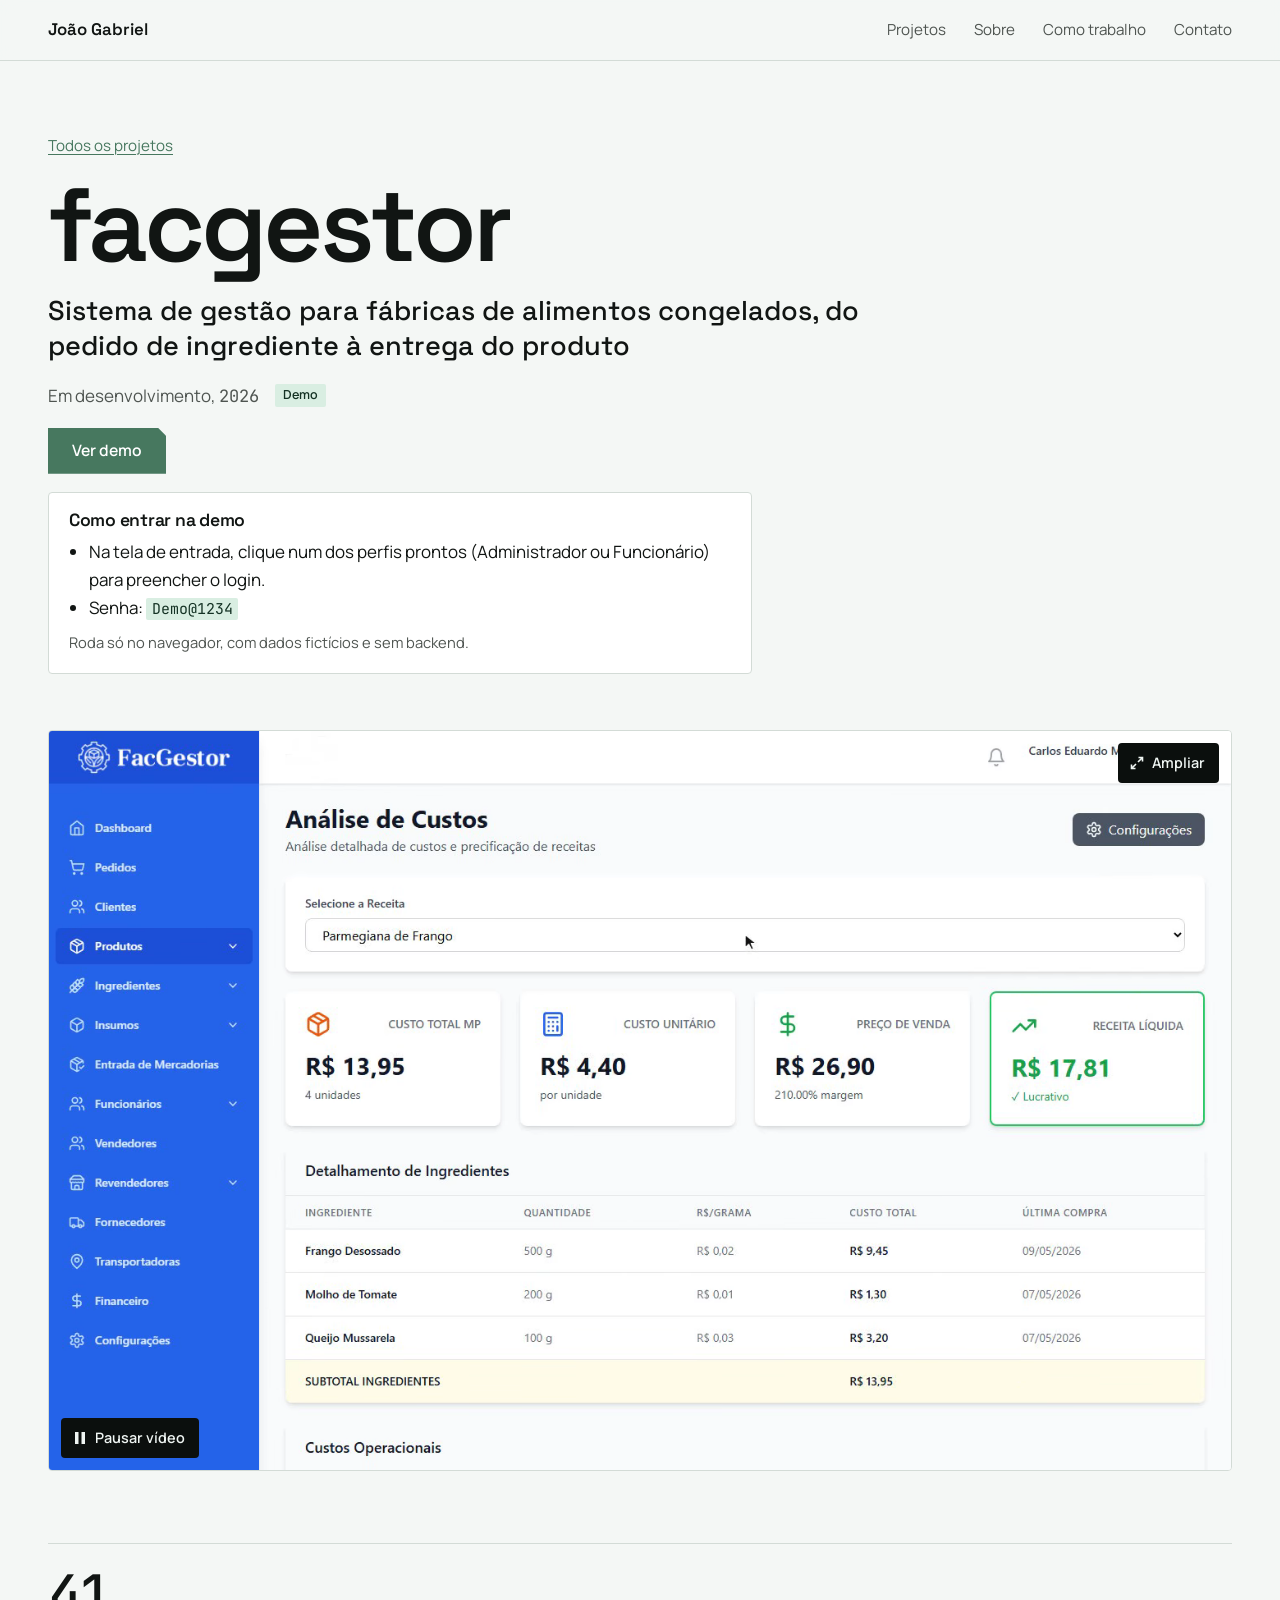
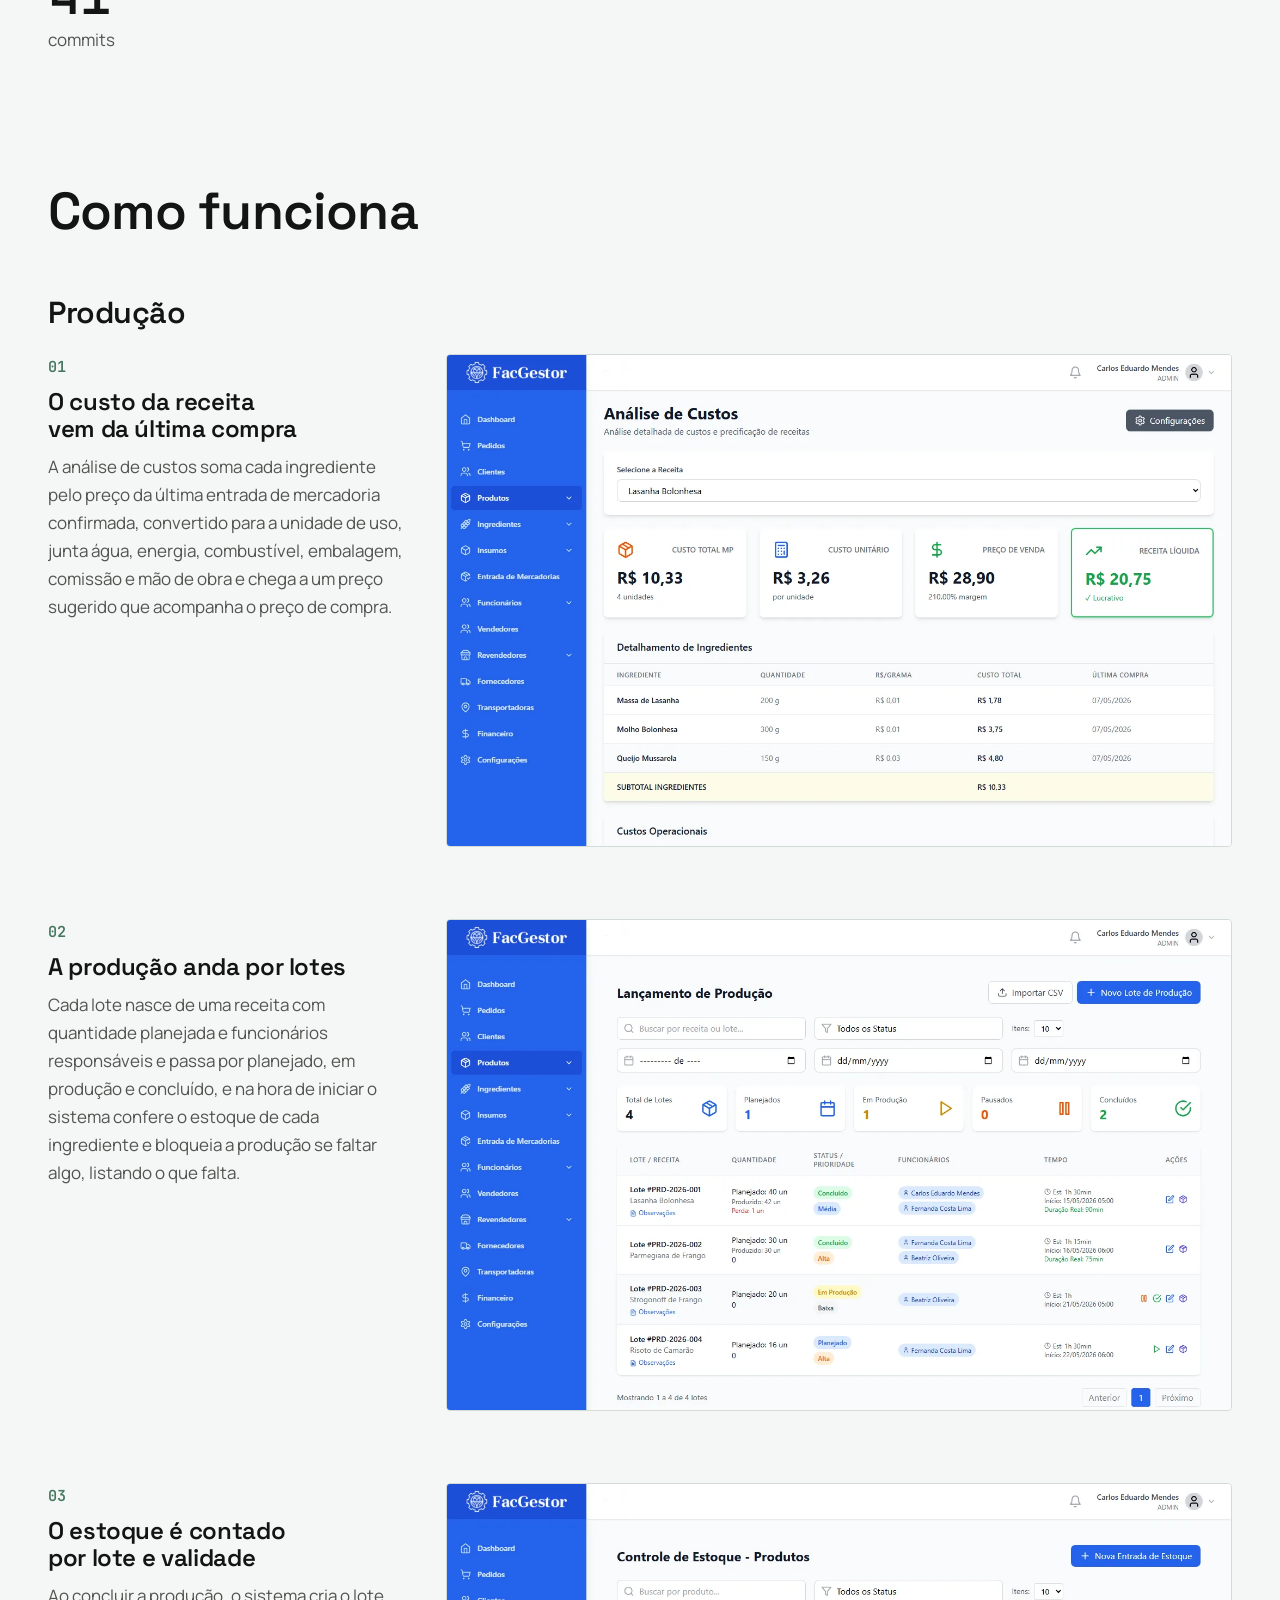
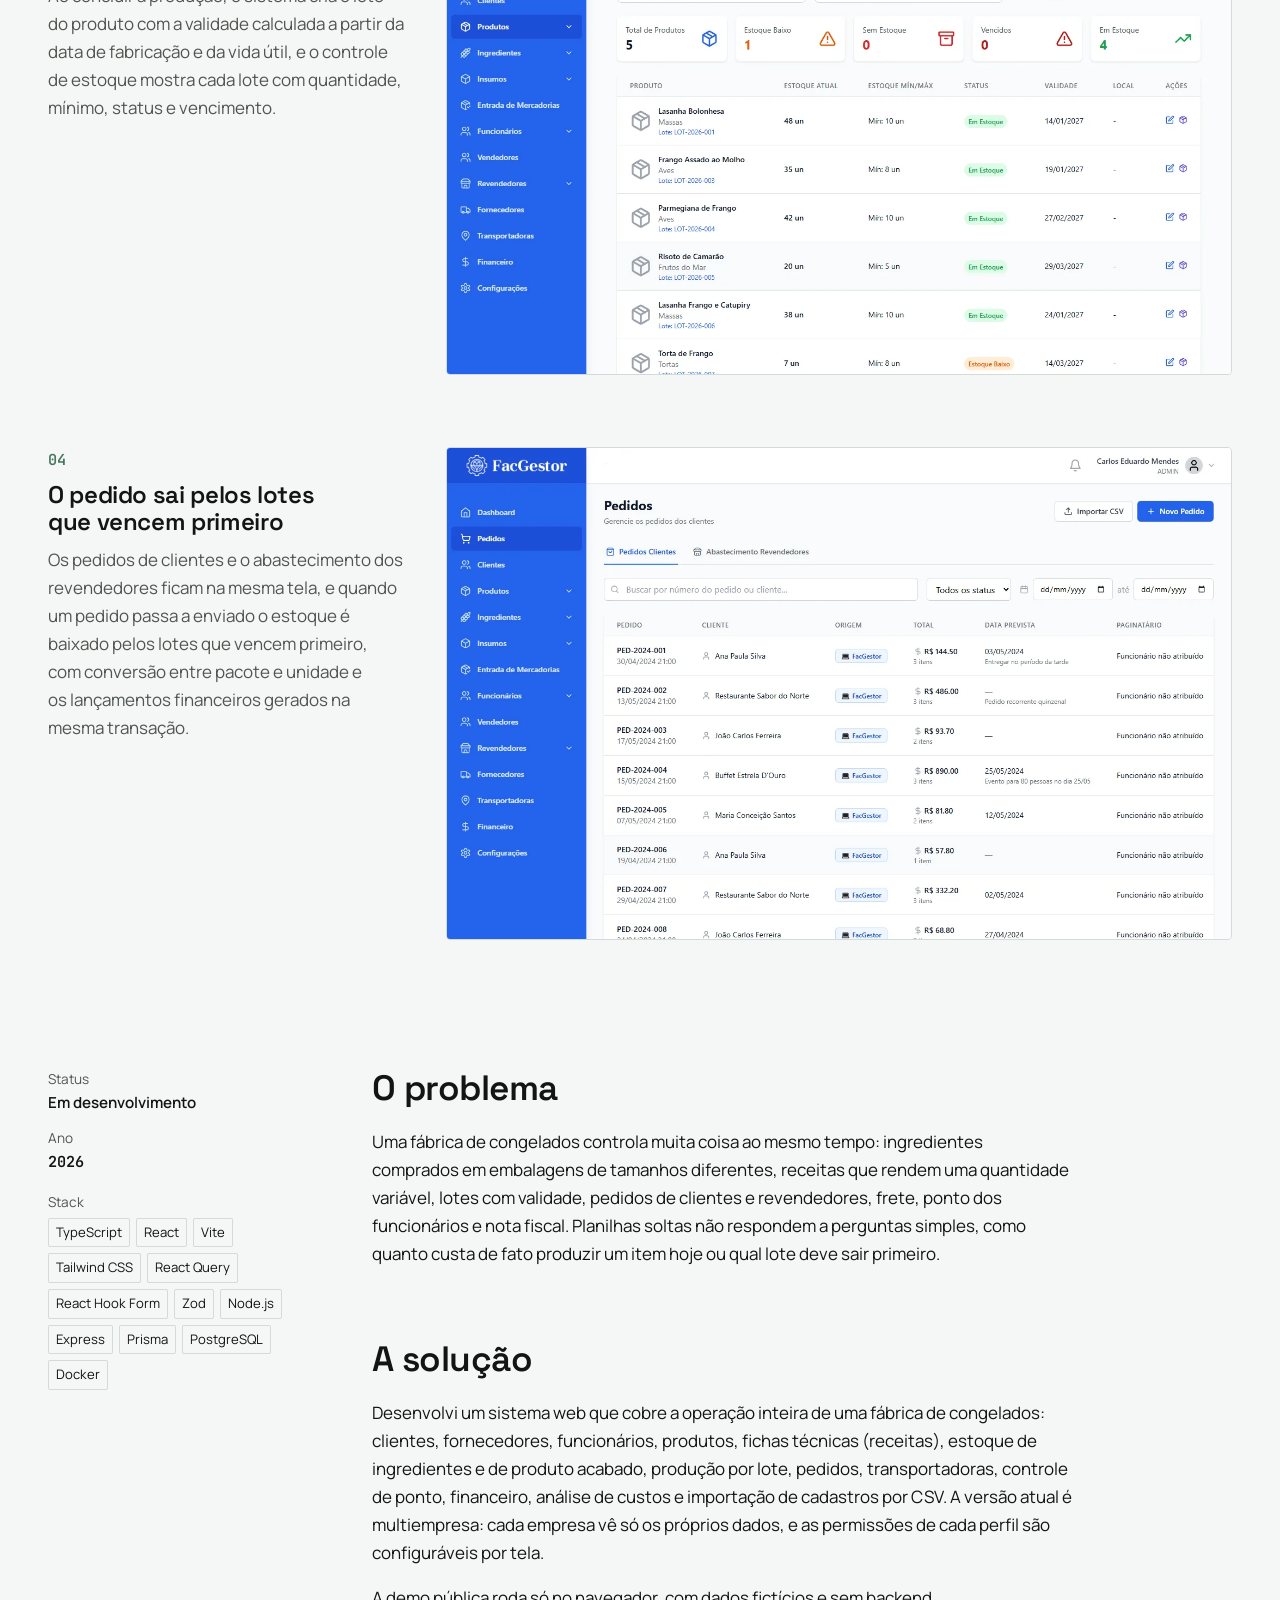
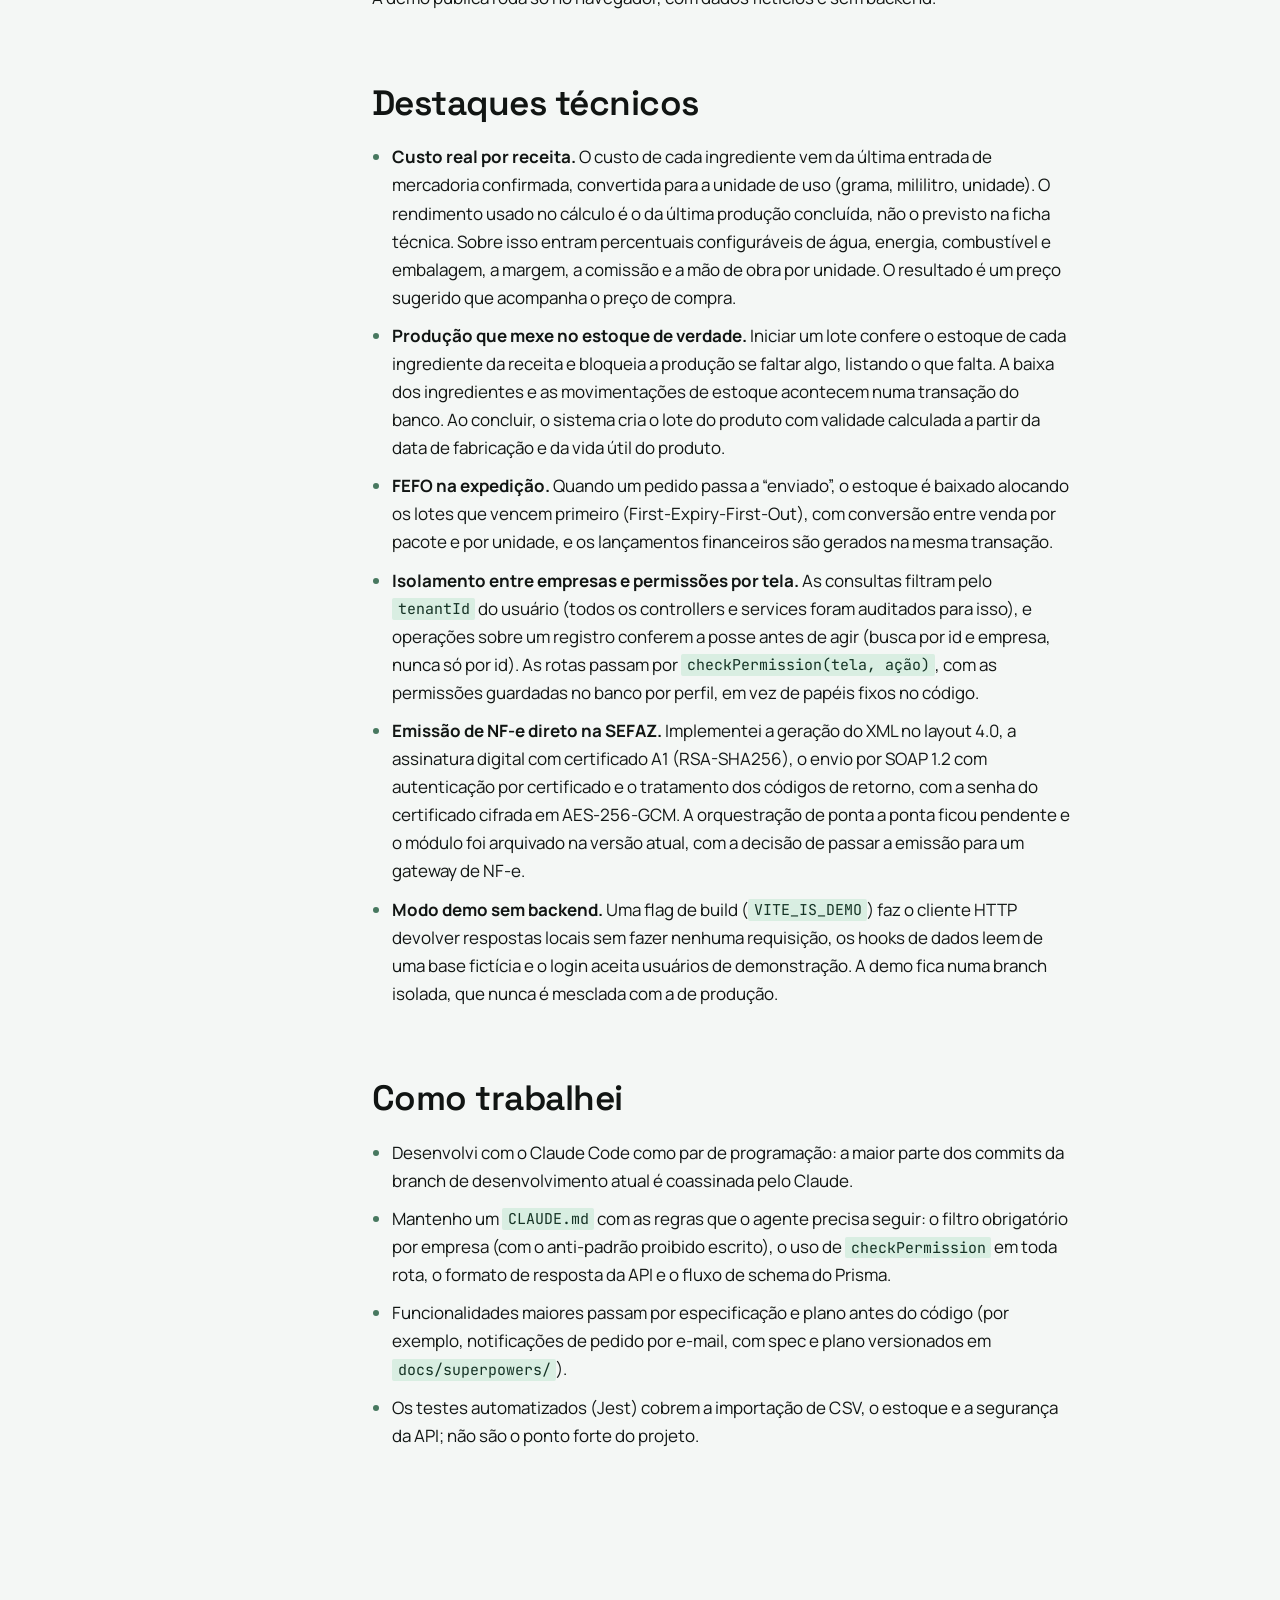
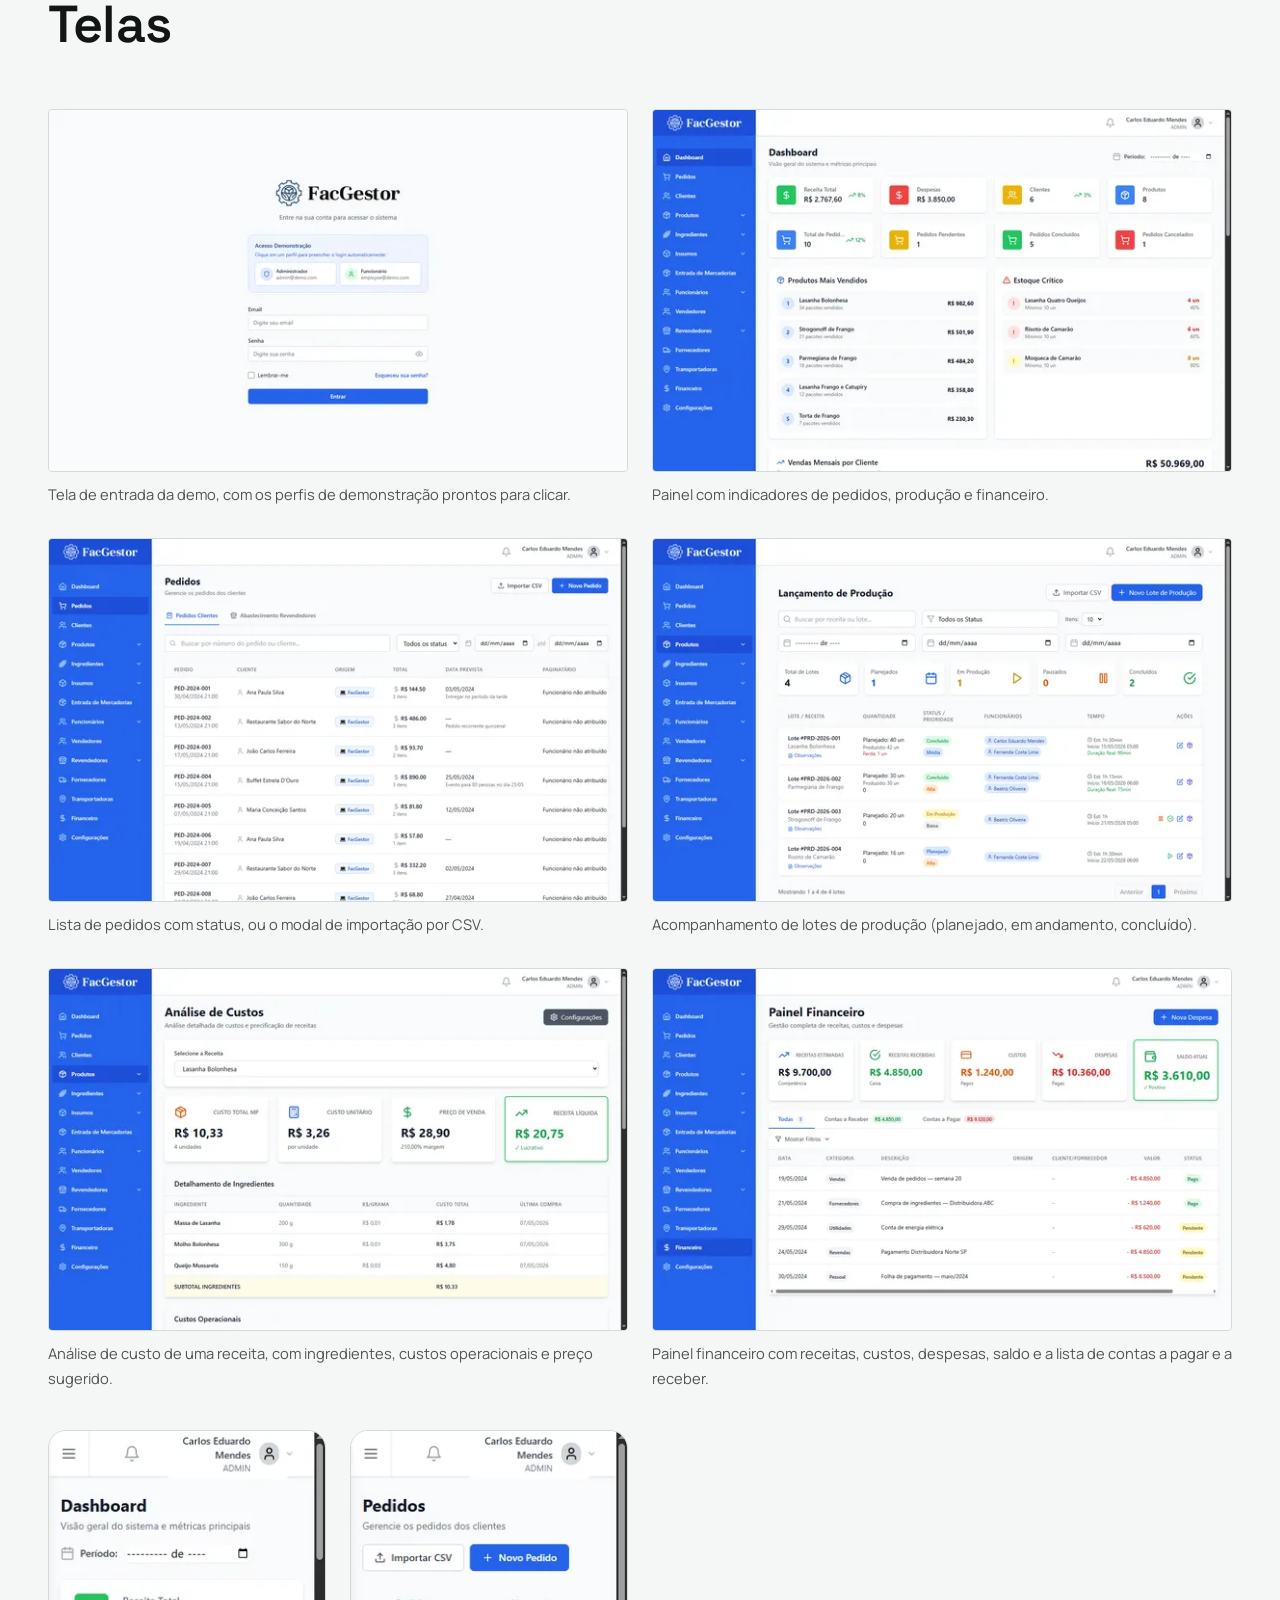
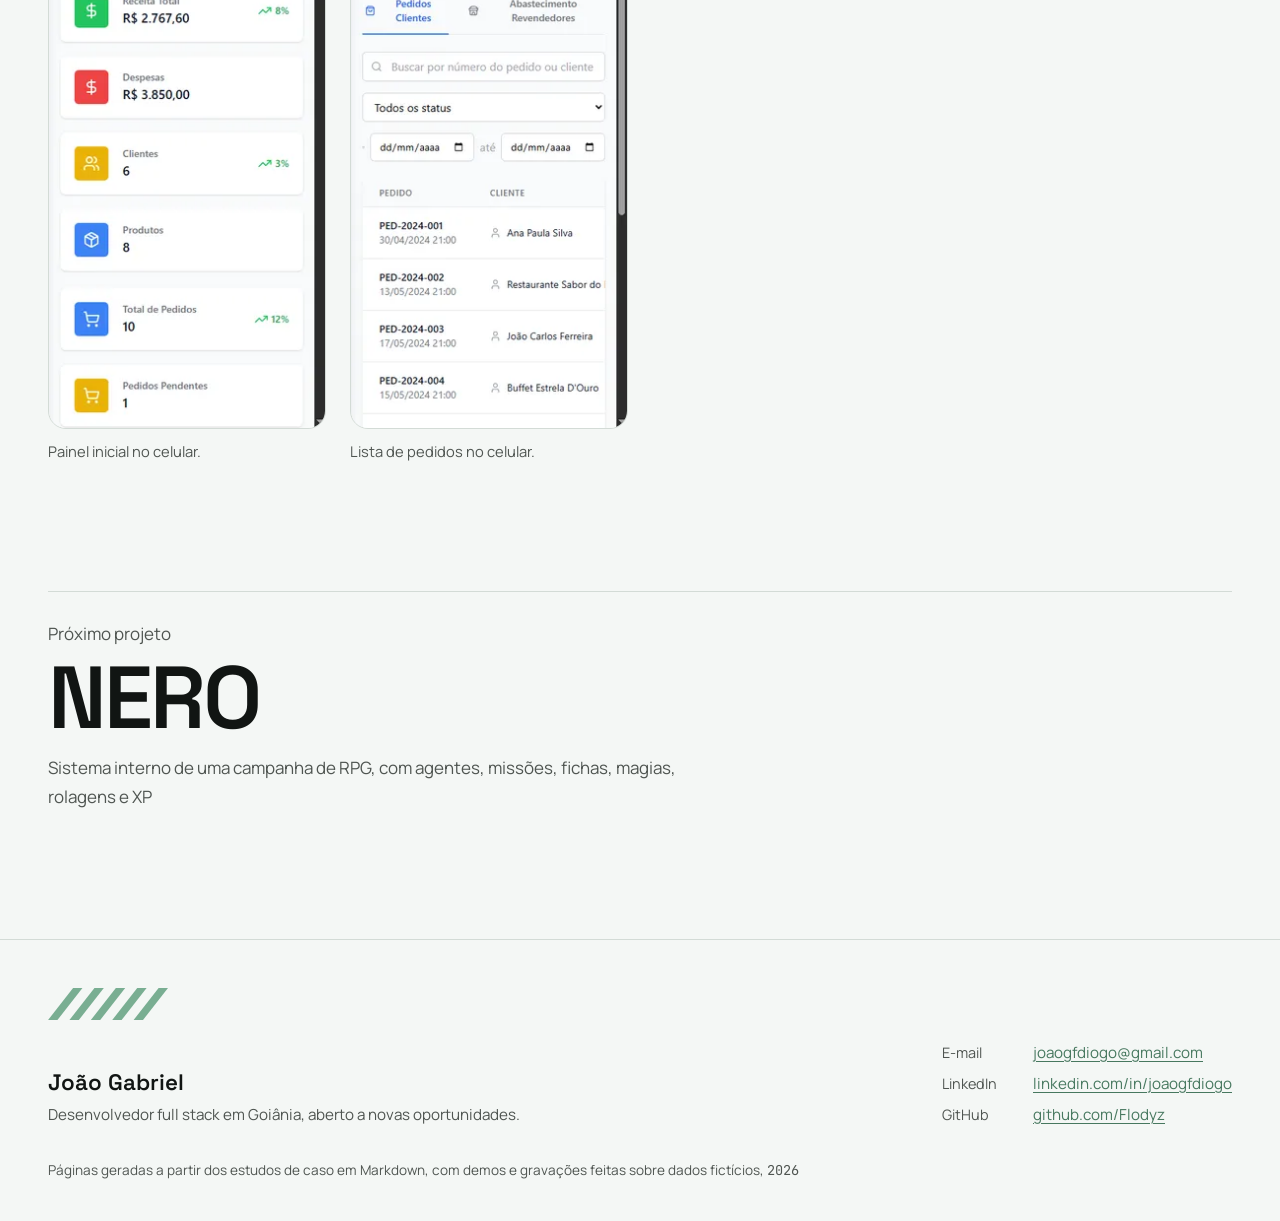
<file: projetos/facgestor/index.html>
<!DOCTYPE html><html lang="pt-BR"><head><meta charset="utf-8"><meta name="viewport" content="width=device-width, initial-scale=1"><title>facgestor: Sistema de gestão para fábricas de alimentos congelados, do pedido de ingrediente à entrega do produto | João Gabriel</title><meta name="description" content="facgestor: Sistema de gestão para fábricas de alimentos congelados, do pedido de ingrediente à entrega do produto."><link rel="canonical" href="https://flodyz.github.io/projetos/facgestor/"><meta name="color-scheme" content="light dark"><meta name="theme-color" content="#F4F7F5" media="(prefers-color-scheme: light)"><meta name="theme-color" content="#0B0F0D" media="(prefers-color-scheme: dark)"><meta property="og:type" content="website"><meta property="og:locale" content="pt_BR"><meta property="og:site_name" content="João Gabriel"><meta property="og:title" content="facgestor: Sistema de gestão para fábricas de alimentos congelados, do pedido de ingrediente à entrega do produto | João Gabriel"><meta property="og:description" content="facgestor: Sistema de gestão para fábricas de alimentos congelados, do pedido de ingrediente à entrega do produto."><meta property="og:url" content="https://flodyz.github.io/projetos/facgestor/"><meta property="og:image" content="https://flodyz.github.io/og.png"><meta property="og:image:width" content="1200"><meta property="og:image:height" content="630"><meta name="twitter:card" content="summary_large_image"><link rel="icon" href="/favicon.svg" type="image/svg+xml"><link rel="icon" href="/favicon-32.png" sizes="32x32" type="image/png"><link rel="apple-touch-icon" href="/apple-touch-icon.png"><link rel="sitemap" href="/sitemap.xml"><script>(function(){const timeout = 2500;

      if (!matchMedia('(prefers-reduced-motion: reduce)').matches && 'IntersectionObserver' in window) {
        var root = document.documentElement;
        root.classList.add('reveal-ready');
        setTimeout(function () {
          if (!root.classList.contains('reveal-live')) root.classList.remove('reveal-ready');
        }, timeout);
      }
    })();</script><link rel="stylesheet" href="/_astro/_slug_.CO6CeGa_.css"><link rel="stylesheet" href="/_astro/Base.BBHc918P.css"></head><body><a class="skip-link" href="#conteudo">Pular para o conteúdo</a><header class="site-header"><div class="wrap site-header-inner"><a class="site-name" href="/">João Gabriel</a><nav aria-label="Principal"><ul class="site-nav"><li><a href="/#projetos">Projetos</a></li><li class="nav-optional"><a href="/#sobre">Sobre</a></li><li class="nav-optional"><a href="/#como-trabalho">Como trabalho</a></li><li><a href="#contato">Contato</a></li></ul></nav></div></header><main id="conteudo" class="project"><header class="project-head wrap"><p class="back"><a href="/#projetos">Todos os projetos</a></p><h1 class="project-title" style="view-transition-name: title-facgestor"><span class="reveal-cut" style="--reveal-delay: 0.05s">facgestor</span></h1><p class="project-tagline reveal-cut" style="--reveal-delay: 0.20s">Sistema de gestão para fábricas de alimentos congelados, do pedido de ingrediente à entrega do produto</p><div class="project-meta reveal-cut" style="--reveal-delay: 0.30s"><span>Em desenvolvimento, <span class="num">2026</span></span><ul class="badges" aria-label="Selos"><li class="badge badge--demo">Demo</li></ul></div><div class="actions reveal-cut" style="--reveal-delay: 0.35s"><a class="button button--primary" href="https://flodyz.github.io/demo/facgestor/">Ver demo</a></div><section class="demo-access" aria-labelledby="demo-access-title"><h2 id="demo-access-title">Como entrar na demo</h2><ul><li>Na tela de entrada, clique num dos perfis prontos (Administrador ou Funcionário) para preencher o login.</li><li>Senha: <code>Demo@1234</code></li></ul><p class="demo-note">Roda só no navegador, com dados fictícios e sem backend.</p></section></header><div class="project-media wrap"><div class="project-media-frame" style="view-transition-name: media-facgestor"><div class="video-frame" data-video="player"><video muted loop playsinline preload="none" poster="/media/facgestor/hero.jpg" width="1440" height="900" controls aria-label="Vídeo: Produção" disablepictureinpicture><source src="/media/facgestor/hero.webm" type="video/webm"><source src="/media/facgestor/hero.mp4" type="video/mp4"></video><button class="video-toggle" type="button" data-state="paused" hidden><svg class="icon-play" viewBox="0 0 14 14" aria-hidden="true"><path d="M2 1l11 6-11 6z" fill="currentColor"></path></svg><svg class="icon-pause" viewBox="0 0 14 14" aria-hidden="true"><path d="M2 1h3.5v12H2zM8.5 1H12v12H8.5z" fill="currentColor"></path></svg><span class="video-toggle-label">Reproduzir vídeo</span></button><a class="video-expand" href="/media/facgestor/hero.mp4" data-lightbox="video" data-lightbox-title="Produção" data-lightbox-device="desktop" data-lightbox-width="1440" data-lightbox-height="900" data-lightbox-type="video" data-lightbox-webm="/media/facgestor/hero.webm" data-lightbox-poster="/media/facgestor/hero.jpg"><svg viewBox="0 0 14 14" aria-hidden="true"><path d="M8.5 1.5h4v4M12.5 1.5L8 6M5.5 12.5h-4v-4M1.5 12.5L6 8"></path></svg>Ampliar<span class="visually-hidden"> vídeo</span></a></div></div></div><div class="wrap"><dl class="metrics" aria-label="Números do projeto"><div class="metric" data-count="41"><dt>commits</dt><dd class="num"><span class="visually-hidden">41</span><span data-count-output aria-hidden="true">41</span></dd></div></dl></div><section class="section wrap" aria-labelledby="como-funciona-title"><h2 id="como-funciona-title" class="section-title section-head" data-reveal>Como funciona</h2><section class="showcase" aria-labelledby="showcase-0"><h3 id="showcase-0" class="showcase-title">Produção</h3><ol class="steps"><li class="step" data-reveal><div class="step-text"><span class="step-number num" aria-hidden="true">01</span><h4 class="step-title">O custo da receita vem da última compra</h4><p>A análise de custos soma cada ingrediente pelo preço da última entrada de mercadoria confirmada, convertido para a unidade de uso, junta água, energia, combustível, embalagem, comissão e mão de obra e chega a um preço sugerido que acompanha o preço de compra.</p></div><figure class="step-media"><a href="/media/facgestor/step-1.webp" data-lightbox="passos-0" data-lightbox-title="O custo da receita vem da última compra" data-lightbox-device="desktop" data-lightbox-width="1440" data-lightbox-height="900" data-lightbox-text="A análise de custos soma cada ingrediente pelo preço da última entrada de mercadoria confirmada, convertido para a unidade de uso, junta água, energia, combustível, embalagem, comissão e mão de obra e chega a um preço sugerido que acompanha o preço de compra."><img src="/media/facgestor/step-1.webp" width="1440" height="900" alt="O custo da receita vem da última compra" loading="lazy" decoding="async"></a></figure></li><li class="step" data-reveal><div class="step-text"><span class="step-number num" aria-hidden="true">02</span><h4 class="step-title">A produção anda por lotes</h4><p>Cada lote nasce de uma receita com quantidade planejada e funcionários responsáveis e passa por planejado, em produção e concluído, e na hora de iniciar o sistema confere o estoque de cada ingrediente e bloqueia a produção se faltar algo, listando o que falta.</p></div><figure class="step-media"><a href="/media/facgestor/step-2.webp" data-lightbox="passos-0" data-lightbox-title="A produção anda por lotes" data-lightbox-device="desktop" data-lightbox-width="1440" data-lightbox-height="900" data-lightbox-text="Cada lote nasce de uma receita com quantidade planejada e funcionários responsáveis e passa por planejado, em produção e concluído, e na hora de iniciar o sistema confere o estoque de cada ingrediente e bloqueia a produção se faltar algo, listando o que falta."><img src="/media/facgestor/step-2.webp" width="1440" height="900" alt="A produção anda por lotes" loading="lazy" decoding="async"></a></figure></li><li class="step" data-reveal><div class="step-text"><span class="step-number num" aria-hidden="true">03</span><h4 class="step-title">O estoque é contado por lote e validade</h4><p>Ao concluir a produção, o sistema cria o lote do produto com a validade calculada a partir da data de fabricação e da vida útil, e o controle de estoque mostra cada lote com quantidade, mínimo, status e vencimento.</p></div><figure class="step-media"><a href="/media/facgestor/step-3.webp" data-lightbox="passos-0" data-lightbox-title="O estoque é contado por lote e validade" data-lightbox-device="desktop" data-lightbox-width="1440" data-lightbox-height="900" data-lightbox-text="Ao concluir a produção, o sistema cria o lote do produto com a validade calculada a partir da data de fabricação e da vida útil, e o controle de estoque mostra cada lote com quantidade, mínimo, status e vencimento."><img src="/media/facgestor/step-3.webp" width="1440" height="900" alt="O estoque é contado por lote e validade" loading="lazy" decoding="async"></a></figure></li><li class="step" data-reveal><div class="step-text"><span class="step-number num" aria-hidden="true">04</span><h4 class="step-title">O pedido sai pelos lotes que vencem primeiro</h4><p>Os pedidos de clientes e o abastecimento dos revendedores ficam na mesma tela, e quando um pedido passa a enviado o estoque é baixado pelos lotes que vencem primeiro, com conversão entre pacote e unidade e os lançamentos financeiros gerados na mesma transação.</p></div><figure class="step-media"><a href="/media/facgestor/step-4.webp" data-lightbox="passos-0" data-lightbox-title="O pedido sai pelos lotes que vencem primeiro" data-lightbox-device="desktop" data-lightbox-width="1440" data-lightbox-height="900" data-lightbox-text="Os pedidos de clientes e o abastecimento dos revendedores ficam na mesma tela, e quando um pedido passa a enviado o estoque é baixado pelos lotes que vencem primeiro, com conversão entre pacote e unidade e os lançamentos financeiros gerados na mesma transação."><img src="/media/facgestor/step-4.webp" width="1440" height="900" alt="O pedido sai pelos lotes que vencem primeiro" loading="lazy" decoding="async"></a></figure></li></ol></section></section><div class="section project-layout wrap"><aside class="facts" aria-label="Ficha do projeto"><dl><div><dt>Status</dt><dd>Em desenvolvimento</dd></div><div><dt>Ano</dt><dd class="num">2026</dd></div></dl><div><h2 class="facts-heading">Stack</h2><ul class="stack"><li>TypeScript</li><li>React</li><li>Vite</li><li>Tailwind CSS</li><li>React Query</li><li>React Hook Form</li><li>Zod</li><li>Node.js</li><li>Express</li><li>Prisma</li><li>PostgreSQL</li><li>Docker</li></ul></div></aside><article class="prose" data-case-text><h2 id="o-problema">O problema</h2>
<p>Uma fábrica de congelados controla muita coisa ao mesmo tempo: ingredientes comprados em embalagens de tamanhos diferentes, receitas que rendem uma quantidade variável, lotes com validade, pedidos de clientes e revendedores, frete, ponto dos funcionários e nota fiscal. Planilhas soltas não respondem a perguntas simples, como quanto custa de fato produzir um item hoje ou qual lote deve sair primeiro.</p>
<h2 id="a-solução">A solução</h2>
<p>Desenvolvi um sistema web que cobre a operação inteira de uma fábrica de congelados: clientes, fornecedores, funcionários, produtos, fichas técnicas (receitas), estoque de ingredientes e de produto acabado, produção por lote, pedidos, transportadoras, controle de ponto, financeiro, análise de custos e importação de cadastros por CSV. A versão atual é multiempresa: cada empresa vê só os próprios dados, e as permissões de cada perfil são configuráveis por tela.</p>
<p>A demo pública roda só no navegador, com dados fictícios e sem backend.</p>
<h2 id="destaques-técnicos">Destaques técnicos</h2>
<ul>
<li><strong>Custo real por receita.</strong> O custo de cada ingrediente vem da última entrada de mercadoria confirmada, convertida para a unidade de uso (grama, mililitro, unidade). O rendimento usado no cálculo é o da última produção concluída, não o previsto na ficha técnica. Sobre isso entram percentuais configuráveis de água, energia, combustível e embalagem, a margem, a comissão e a mão de obra por unidade. O resultado é um preço sugerido que acompanha o preço de compra.</li>
<li><strong>Produção que mexe no estoque de verdade.</strong> Iniciar um lote confere o estoque de cada ingrediente da receita e bloqueia a produção se faltar algo, listando o que falta. A baixa dos ingredientes e as movimentações de estoque acontecem numa transação do banco. Ao concluir, o sistema cria o lote do produto com validade calculada a partir da data de fabricação e da vida útil do produto.</li>
<li><strong>FEFO na expedição.</strong> Quando um pedido passa a “enviado”, o estoque é baixado alocando os lotes que vencem primeiro (First-Expiry-First-Out), com conversão entre venda por pacote e por unidade, e os lançamentos financeiros são gerados na mesma transação.</li>
<li><strong>Isolamento entre empresas e permissões por tela.</strong> As consultas filtram pelo <code>tenantId</code> do usuário (todos os controllers e services foram auditados para isso), e operações sobre um registro conferem a posse antes de agir (busca por id e empresa, nunca só por id). As rotas passam por <code>checkPermission(tela, ação)</code>, com as permissões guardadas no banco por perfil, em vez de papéis fixos no código.</li>
<li><strong>Emissão de NF-e direto na SEFAZ.</strong> Implementei a geração do XML no layout 4.0, a assinatura digital com certificado A1 (RSA-SHA256), o envio por SOAP 1.2 com autenticação por certificado e o tratamento dos códigos de retorno, com a senha do certificado cifrada em AES-256-GCM. A orquestração de ponta a ponta ficou pendente e o módulo foi arquivado na versão atual, com a decisão de passar a emissão para um gateway de NF-e.</li>
<li><strong>Modo demo sem backend.</strong> Uma flag de build (<code>VITE_IS_DEMO</code>) faz o cliente HTTP devolver respostas locais sem fazer nenhuma requisição, os hooks de dados leem de uma base fictícia e o login aceita usuários de demonstração. A demo fica numa branch isolada, que nunca é mesclada com a de produção.</li>
</ul>
<h2 id="como-trabalhei">Como trabalhei</h2>
<ul>
<li>Desenvolvi com o Claude Code como par de programação: a maior parte dos commits da branch de desenvolvimento atual é coassinada pelo Claude.</li>
<li>Mantenho um <code>CLAUDE.md</code> com as regras que o agente precisa seguir: o filtro obrigatório por empresa (com o anti-padrão proibido escrito), o uso de <code>checkPermission</code> em toda rota, o formato de resposta da API e o fluxo de schema do Prisma.</li>
<li>Funcionalidades maiores passam por especificação e plano antes do código (por exemplo, notificações de pedido por e-mail, com spec e plano versionados em <code>docs/superpowers/</code>).</li>
<li>Os testes automatizados (Jest) cobrem a importação de CSV, o estoque e a segurança da API; não são o ponto forte do projeto.</li>
</ul></article></div><section class="section wrap" aria-labelledby="telas-title"><h2 id="telas-title" class="section-title section-head" data-reveal>Telas</h2><div class="gallery"><figure class="shot"><a href="/_astro/01-login.BkzQ6Ubi.png" data-lightbox="telas" data-lightbox-title="Tela de entrada da demo, com os perfis de demonstração prontos para clicar." data-lightbox-device="desktop" data-lightbox-width="1440" data-lightbox-height="900"><img src="/_astro/01-login.BkzQ6Ubi_pQKMl.webp" srcset="/_astro/01-login.BkzQ6Ubi_Z2bdyk9.webp 600w, /_astro/01-login.BkzQ6Ubi_2rUqws.webp 1080w, /_astro/01-login.BkzQ6Ubi_pQKMl.webp 1440w" alt="Tela de entrada da demo, com os perfis de demonstração prontos para clicar." sizes="(min-width: 800px) 600px, 100vw" loading="lazy" decoding="async" width="1440" height="900"></a><figcaption>Tela de entrada da demo, com os perfis de demonstração prontos para clicar.</figcaption></figure><figure class="shot"><a href="/_astro/02-dashboard.D87tnXEy.png" data-lightbox="telas" data-lightbox-title="Painel com indicadores de pedidos, produção e financeiro." data-lightbox-device="desktop" data-lightbox-width="1440" data-lightbox-height="900"><img src="/_astro/02-dashboard.D87tnXEy_g7ztY.webp" srcset="/_astro/02-dashboard.D87tnXEy_1UXkUM.webp 600w, /_astro/02-dashboard.D87tnXEy_pX6lv.webp 1080w, /_astro/02-dashboard.D87tnXEy_g7ztY.webp 1440w" alt="Painel com indicadores de pedidos, produção e financeiro." sizes="(min-width: 800px) 600px, 100vw" loading="lazy" decoding="async" width="1440" height="900"></a><figcaption>Painel com indicadores de pedidos, produção e financeiro.</figcaption></figure><figure class="shot"><a href="/_astro/03-pedidos.CnYToVdg.png" data-lightbox="telas" data-lightbox-title="Lista de pedidos com status, ou o modal de importação por CSV." data-lightbox-device="desktop" data-lightbox-width="1440" data-lightbox-height="900"><img src="/_astro/03-pedidos.CnYToVdg_ZdOhKJ.webp" srcset="/_astro/03-pedidos.CnYToVdg_2jqvtL.webp 600w, /_astro/03-pedidos.CnYToVdg_Ww006.webp 1080w, /_astro/03-pedidos.CnYToVdg_ZdOhKJ.webp 1440w" alt="Lista de pedidos com status, ou o modal de importação por CSV." sizes="(min-width: 800px) 600px, 100vw" loading="lazy" decoding="async" width="1440" height="900"></a><figcaption>Lista de pedidos com status, ou o modal de importação por CSV.</figcaption></figure><figure class="shot"><a href="/_astro/04-producao.Djo_5iES.png" data-lightbox="telas" data-lightbox-title="Acompanhamento de lotes de produção (planejado, em andamento, concluído)." data-lightbox-device="desktop" data-lightbox-width="1440" data-lightbox-height="900"><img src="/_astro/04-producao.Djo_5iES_1jQYBs.webp" srcset="/_astro/04-producao.Djo_5iES_14QEVY.webp 600w, /_astro/04-producao.Djo_5iES_2tg8hK.webp 1080w, /_astro/04-producao.Djo_5iES_1jQYBs.webp 1440w" alt="Acompanhamento de lotes de produção (planejado, em andamento, concluído)." sizes="(min-width: 800px) 600px, 100vw" loading="lazy" decoding="async" width="1440" height="900"></a><figcaption>Acompanhamento de lotes de produção (planejado, em andamento, concluído).</figcaption></figure><figure class="shot"><a href="/_astro/05-analise-de-custos.ChEhFVBB.png" data-lightbox="telas" data-lightbox-title="Análise de custo de uma receita, com ingredientes, custos operacionais e preço sugerido." data-lightbox-device="desktop" data-lightbox-width="1440" data-lightbox-height="900"><img src="/_astro/05-analise-de-custos.ChEhFVBB_Z1LbKPC.webp" srcset="/_astro/05-analise-de-custos.ChEhFVBB_44bY2.webp 600w, /_astro/05-analise-de-custos.ChEhFVBB_Z2hlVYa.webp 1080w, /_astro/05-analise-de-custos.ChEhFVBB_Z1LbKPC.webp 1440w" alt="Análise de custo de uma receita, com ingredientes, custos operacionais e preço sugerido." sizes="(min-width: 800px) 600px, 100vw" loading="lazy" decoding="async" width="1440" height="900"></a><figcaption>Análise de custo de uma receita, com ingredientes, custos operacionais e preço sugerido.</figcaption></figure><figure class="shot"><a href="/_astro/06-financeiro.Bcw37hXh.png" data-lightbox="telas" data-lightbox-title="Painel financeiro com receitas, custos, despesas, saldo e a lista de contas a pagar e a receber." data-lightbox-device="desktop" data-lightbox-width="1440" data-lightbox-height="900"><img src="/_astro/06-financeiro.Bcw37hXh_zbix5.webp" srcset="/_astro/06-financeiro.Bcw37hXh_Z2kvTHc.webp 600w, /_astro/06-financeiro.Bcw37hXh_t8t1k.webp 1080w, /_astro/06-financeiro.Bcw37hXh_zbix5.webp 1440w" alt="Painel financeiro com receitas, custos, despesas, saldo e a lista de contas a pagar e a receber." sizes="(min-width: 800px) 600px, 100vw" loading="lazy" decoding="async" width="1440" height="900"></a><figcaption>Painel financeiro com receitas, custos, despesas, saldo e a lista de contas a pagar e a receber.</figcaption></figure></div><div class="gallery gallery--mobile"><figure class="shot shot--mobile"><a href="/_astro/07-mobile-dashboard.68o0KRCu.png" data-lightbox="telas" data-lightbox-title="Painel inicial no celular." data-lightbox-device="mobile" data-lightbox-width="390" data-lightbox-height="844"><img src="/_astro/07-mobile-dashboard.68o0KRCu_pHAKA.webp" srcset="/_astro/07-mobile-dashboard.68o0KRCu_1VppF1.webp 280w, /_astro/07-mobile-dashboard.68o0KRCu_pHAKA.webp 390w" alt="Painel inicial no celular." sizes="280px" loading="lazy" decoding="async" width="390" height="844"></a><figcaption>Painel inicial no celular.</figcaption></figure><figure class="shot shot--mobile"><a href="/_astro/08-mobile-pedidos.Czxc2R2a.png" data-lightbox="telas" data-lightbox-title="Lista de pedidos no celular." data-lightbox-device="mobile" data-lightbox-width="390" data-lightbox-height="844"><img src="/_astro/08-mobile-pedidos.Czxc2R2a_Zry8Qt.webp" srcset="/_astro/08-mobile-pedidos.Czxc2R2a_Z1HcYS4.webp 280w, /_astro/08-mobile-pedidos.Czxc2R2a_Zry8Qt.webp 390w" alt="Lista de pedidos no celular." sizes="280px" loading="lazy" decoding="async" width="390" height="844"></a><figcaption>Lista de pedidos no celular.</figcaption></figure></div></section><div class="wrap"><a class="next" href="/projetos/nero/"><span class="next-label">Próximo projeto</span><span class="next-title">NERO</span><span class="next-tagline">Sistema interno de uma campanha de RPG, com agentes, missões, fichas, magias, rolagens e XP</span></a></div><dialog class="lightbox" aria-labelledby="lightbox-title" data-lightbox-dialog data-astro-cid-utnzf2kr><div class="lightbox-inner" data-astro-cid-utnzf2kr><div class="lightbox-bar" data-astro-cid-utnzf2kr><div class="lightbox-position" data-lightbox-position data-astro-cid-utnzf2kr><span class="lightbox-ticks" data-lightbox-ticks aria-hidden="true" data-astro-cid-utnzf2kr></span><span class="lightbox-count num" data-lightbox-count data-astro-cid-utnzf2kr></span></div><button class="lightbox-button lightbox-close" type="button" aria-label="Fechar visualizador" data-lightbox-close autofocus data-astro-cid-utnzf2kr><svg viewBox="0 0 16 16" aria-hidden="true" data-astro-cid-utnzf2kr><path d="M3 3l10 10M13 3L3 13" data-astro-cid-utnzf2kr></path></svg></button></div><button class="lightbox-button lightbox-nav lightbox-prev" type="button" aria-label="Anterior" data-lightbox-step="-1" data-astro-cid-utnzf2kr><svg viewBox="0 0 16 16" aria-hidden="true" data-astro-cid-utnzf2kr><path d="M10 2L4 8l6 6" data-astro-cid-utnzf2kr></path></svg></button><div class="lightbox-stage" data-lightbox-stage data-astro-cid-utnzf2kr></div><button class="lightbox-button lightbox-nav lightbox-next" type="button" aria-label="Próxima" data-lightbox-step="1" data-astro-cid-utnzf2kr><svg viewBox="0 0 16 16" aria-hidden="true" data-astro-cid-utnzf2kr><path d="M6 2l6 6-6 6" data-astro-cid-utnzf2kr></path></svg></button><div class="lightbox-caption" data-astro-cid-utnzf2kr><h2 id="lightbox-title" class="lightbox-title" data-lightbox-title data-astro-cid-utnzf2kr></h2><p class="lightbox-text" data-lightbox-text hidden data-astro-cid-utnzf2kr></p><p class="lightbox-hint" data-astro-cid-utnzf2kr>Deslize o vídeo para o lado para ver o resto da tela.</p></div><p class="visually-hidden" aria-live="polite" data-lightbox-status data-astro-cid-utnzf2kr></p></div></dialog><script type="module">var e={group:`data-lightbox`,type:`data-lightbox-type`,title:`data-lightbox-title`,text:`data-lightbox-text`,device:`data-lightbox-device`,width:`data-lightbox-width`,height:`data-lightbox-height`,webm:`data-lightbox-webm`,poster:`data-lightbox-poster`},t=48,n=1.5,r=2,i=`img, video, button, .lightbox-caption, .lightbox-position`,a=matchMedia(`(prefers-reduced-motion: reduce)`),o=document.documentElement;function s(s){let c=e=>{let t=s.querySelector(e);if(!t)throw Error(`[lightbox] ${e} não está no <dialog>`);return t},l=c(`[data-lightbox-stage]`),u=c(`[data-lightbox-title]`),d=c(`[data-lightbox-text]`),f=c(`[data-lightbox-count]`),p=c(`[data-lightbox-ticks]`),m=c(`[data-lightbox-status]`),h=[...s.querySelectorAll(`[data-lightbox-step]`)],g=[],_=0,v=[],y=(e,t)=>e.getAttribute(t)??``;function b(t){let n=y(t,e.width),r=y(t,e.height),i=y(t,e.type)===`video`?S(t):x(t);return i.className=`lightbox-media`,i.style.setProperty(`--w`,n),i.style.setProperty(`--h`,r),i}function x(t){let n=document.createElement(`img`);return n.src=t.href,n.alt=y(t,e.title),n.decoding=`async`,n}function S(t){let n=document.createElement(`video`);n.muted=!0,n.defaultMuted=!0,n.loop=!0,n.playsInline=!0,n.controls=!0,n.disablePictureInPicture=!0,n.autoplay=!a.matches,n.poster=y(t,e.poster),n.setAttribute(`controlslist`,`nodownload noremoteplayback`),n.setAttribute(`aria-label`,y(t,e.title));for(let[r,i]of[[y(t,e.webm),`video/webm`],[t.href,`video/mp4`]]){let e=document.createElement(`source`);e.src=r,e.type=i,n.append(e)}return n}function C(e){p.replaceChildren(...Array.from({length:e},(e,t)=>{let n=document.createElement(`span`);return n.className=`lightbox-tick`,t===_&&(n.dataset.current=``),n}))}function w(){let t=g[_],n=g.length,i=y(t,e.text),a=Number(y(t,e.width))/Number(y(t,e.height));s.dataset.device=y(t,e.device),s.toggleAttribute(`data-wide`,y(t,e.type)===`video`&&a>=r),l.replaceChildren(b(t)),l.scrollLeft=0,u.textContent=y(t,e.title),d.textContent=i,d.hidden=i===``;let o=`${_+1} de ${n}`;f.textContent=o,s.toggleAttribute(`data-single`,n<2);for(let e of h)e.hidden=n<2;return C(n),o}function T(){for(let t of[-1,1]){let n=g[(_+t+g.length)%g.length];n!==g[_]&&y(n,e.type)!==`video`&&(new Image().src=n.href)}}function E(t){if(g.length<2)return;_=(_+t+g.length)%g.length;let n=w();m.textContent=`${y(g[_],e.title)}, ${n}`,T()}function D(t){let n=y(t,e.group);g=[...document.querySelectorAll(`a[${e.group}]`)].filter(t=>y(t,e.group)===n),_=g.indexOf(t),w(),m.textContent=``,v=[...document.querySelectorAll(`main video`)].filter(e=>!e.paused&&!s.contains(e));for(let e of v)e.pause();o.classList.add(`lightbox-open`),s.showModal(),T()}s.addEventListener(`close`,()=>{l.replaceChildren(),o.classList.remove(`lightbox-open`);for(let e of v)e.play().catch(()=>void 0);v=[],g[_]?.focus()}),s.addEventListener(`click`,e=>{let t=e.target,n=t.closest(`[data-lightbox-step]`);n?E(Number(n.dataset.lightboxStep)):(t.closest(`[data-lightbox-close]`)||!t.closest(i))&&s.close()}),s.addEventListener(`keydown`,e=>{e.key!==`ArrowLeft`&&e.key!==`ArrowRight`||e.target.closest(`video`)||(e.preventDefault(),E(e.key===`ArrowRight`?1:-1))});let O;l.addEventListener(`touchstart`,e=>{let t=e.touches[0];O=e.touches.length===1?{x:t.clientX,y:t.clientY}:void 0},{passive:!0}),l.addEventListener(`touchmove`,e=>{e.touches.length>1&&(O=void 0)},{passive:!0}),l.addEventListener(`touchend`,e=>{let r=O;if(O=void 0,!r||(window.visualViewport?.scale??1)>1)return;let i=e.changedTouches[0],a=i.clientX-r.x,o=i.clientY-r.y;Math.abs(a)<t||Math.abs(a)<Math.abs(o)*n||E(a<0?1:-1)}),document.addEventListener(`click`,t=>{if(t.defaultPrevented||t.button!==0||t.metaKey||t.ctrlKey||t.shiftKey||t.altKey)return;let n=t.target.closest(`a[${e.group}]`);n&&(t.preventDefault(),D(n))})}var c=document.querySelector(`[data-lightbox-dialog]`);c&&typeof c.showModal==`function`&&s(c);</script></main><footer class="site-footer" id="contato"><div class="wrap"><svg viewBox="0 0 179.5 48" class="footer-tracos" aria-hidden="true" focusable="false"><polygon points="0,48 14,48 51.5,0 37.5,0" fill="currentColor"></polygon><polygon points="32,48 46,48 83.5,0 69.5,0" fill="currentColor"></polygon><polygon points="64,48 78,48 115.5,0 101.5,0" fill="currentColor"></polygon><polygon points="96,48 110,48 147.5,0 133.5,0" fill="currentColor"></polygon><polygon points="128,48 142,48 179.5,0 165.5,0" fill="currentColor"></polygon></svg><div class="footer-inner"><div><p class="footer-name">João Gabriel</p><p>Desenvolvedor full stack em Goiânia, aberto a novas oportunidades.</p></div><ul class="contacts"><li><span class="contact-label">E-mail</span> <a href="mailto:joaogfdiogo@gmail.com">joaogfdiogo@gmail.com</a></li><li><span class="contact-label">LinkedIn</span> <a href="https://www.linkedin.com/in/joaogfdiogo/">linkedin.com/in/joaogfdiogo</a></li><li><span class="contact-label">GitHub</span> <a href="https://github.com/Flodyz">github.com/Flodyz</a></li></ul></div><p class="footer-note">Páginas geradas a partir dos estudos de caso em Markdown, com demos e gravações feitas sobre dados fictícios, <span class="num">2026</span></p></div></footer><script type="module">var e=matchMedia(`(prefers-reduced-motion: reduce)`),t=matchMedia(`(hover: hover) and (pointer: fine)`),n=document.documentElement,r=`300px 0px`,i=.5,a=1200,o=new Intl.NumberFormat(`pt-BR`);function s(){if(n.classList.add(`reveal-live`),!n.classList.contains(`reveal-ready`))return;let e=new IntersectionObserver(t=>{for(let n of t)n.isIntersecting&&(n.target.classList.add(`is-in`),e.unobserve(n.target))},{rootMargin:`0px 0px -10% 0px`});for(let t of document.querySelectorAll(`[data-reveal]`))e.observe(t)}function c(e){let t=Number(e.dataset.count),n=e.querySelector(`[data-count-output]`);if(!n||!Number.isFinite(t))return;let r=performance.now(),i=e=>{let s=Math.min((e-r)/a,1),c=1-(1-s)**3;n.textContent=o.format(Math.round(t*c)),s<1&&requestAnimationFrame(i)};requestAnimationFrame(i)}function l(){if(e.matches)return;let t=new IntersectionObserver(e=>{for(let n of e)n.isIntersecting&&(c(n.target),t.unobserve(n.target))},{threshold:.6});for(let e of document.querySelectorAll(`[data-count]`))t.observe(e)}function u(e,t){e.dataset.state=t?`playing`:`paused`;let n=e.querySelector(`.video-toggle-label`);n&&(n.textContent=t?`Pausar vídeo`:`Reproduzir vídeo`)}async function d(e){try{return await e.play(),!0}catch{return!1}}function f(t){let n=t.querySelector(`video`),a=t.querySelector(`.video-toggle`);if(!n||!a)return;n.controls=!1,a.hidden=!1;let o=e.matches;n.addEventListener(`play`,()=>u(a,!0)),n.addEventListener(`pause`,()=>u(a,!1)),a.addEventListener(`click`,async()=>{n.paused?(o=!1,await d(n)):(o=!0,n.pause())}),new IntersectionObserver(e=>{for(let t of e){t.isIntersecting&&n.preload===`none`&&(n.preload=`auto`);let e=t.intersectionRatio>=i;e&&n.paused&&!o&&d(n),!e&&!n.paused&&n.pause()}},{rootMargin:r,threshold:[0,i]}).observe(n)}function p(n){let i=n.querySelector(`video`),a=n.closest(`.card`);if(!i||!a||e.matches||!t.matches)return;let o=new IntersectionObserver(e=>{e.some(e=>e.isIntersecting)&&(i.preload=`auto`,o.disconnect())},{rootMargin:r});o.observe(i);let s=!1;i.addEventListener(`playing`,()=>n.classList.toggle(`is-playing`,s));let c=()=>{s=!0,d(i)},l=()=>{s=!1,n.classList.remove(`is-playing`),i.pause(),i.currentTime=0};a.addEventListener(`pointerenter`,c),a.addEventListener(`pointerleave`,l),a.addEventListener(`focusin`,c),a.addEventListener(`focusout`,l)}function m(){for(let e of document.querySelectorAll(`[data-video="player"]`))f(e);for(let e of document.querySelectorAll(`[data-video="preview"]`))p(e)}var h=.2,g={beforeClient:1100,audioPlay:1800,afterAudio:500,beforeTyping:450,typing:1400},_={skip:`Pular animação`,replay:`Tocar de novo`},v=e=>new Promise(t=>setTimeout(t,e));function y(e){let t=e.querySelector(`[data-conversation-toggle]`),n=[...e.querySelectorAll(`.msg`)];if(!t||n.length===0)return;let r=0,i=!1,a=e=>{i=e,t.textContent=e?_.skip:_.replay},o=()=>{e.dataset.live=``;for(let e of n)e.dataset.state=`pending`,delete e.dataset.audio,delete e.dataset.transcribed},s=()=>{r+=1,delete e.dataset.live,a(!1)},c=async()=>{let e=++r;o(),a(!0);let t=()=>e===r;for(let e of n){if(e.dataset.author===`ai`){if(await v(g.beforeTyping),!t())return;e.dataset.state=`typing`,await v(g.typing)}else await v(g.beforeClient);if(!t())return;if(e.dataset.state=`shown`,e.dataset.kind===`audio`){if(e.dataset.audio=`playing`,await v(g.audioPlay),!t())return;e.dataset.transcribed=``,await v(g.afterAudio)}}t()&&a(!1)};t.addEventListener(`click`,()=>{i?s():c()}),o(),a(!0),t.hidden=!1;let l=new IntersectionObserver(t=>{t.some(e=>e.isIntersecting)&&(l.disconnect(),e.dataset.live!==void 0&&c())},{threshold:h});l.observe(e)}function b(){if(!e.matches)for(let e of document.querySelectorAll(`[data-conversation]`))y(e)}s(),l(),m(),b();</script></body></html>
</file>
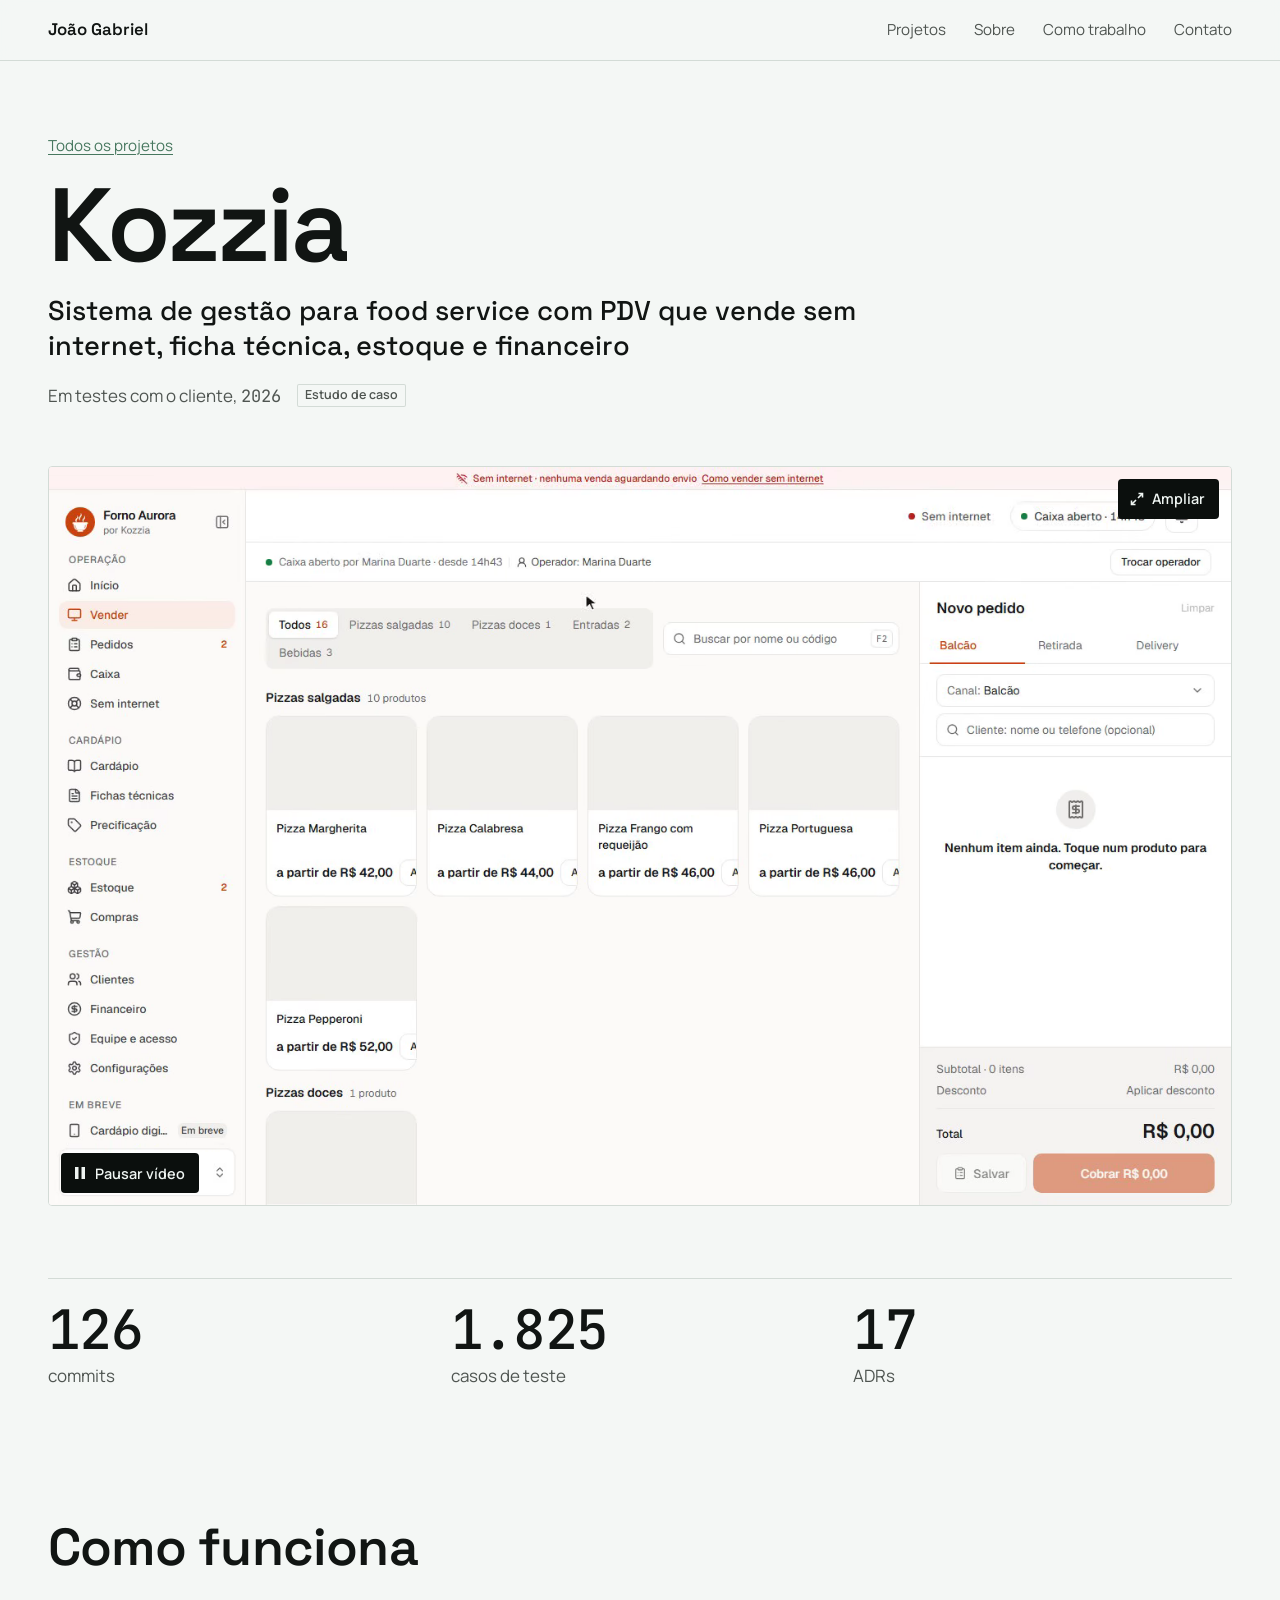
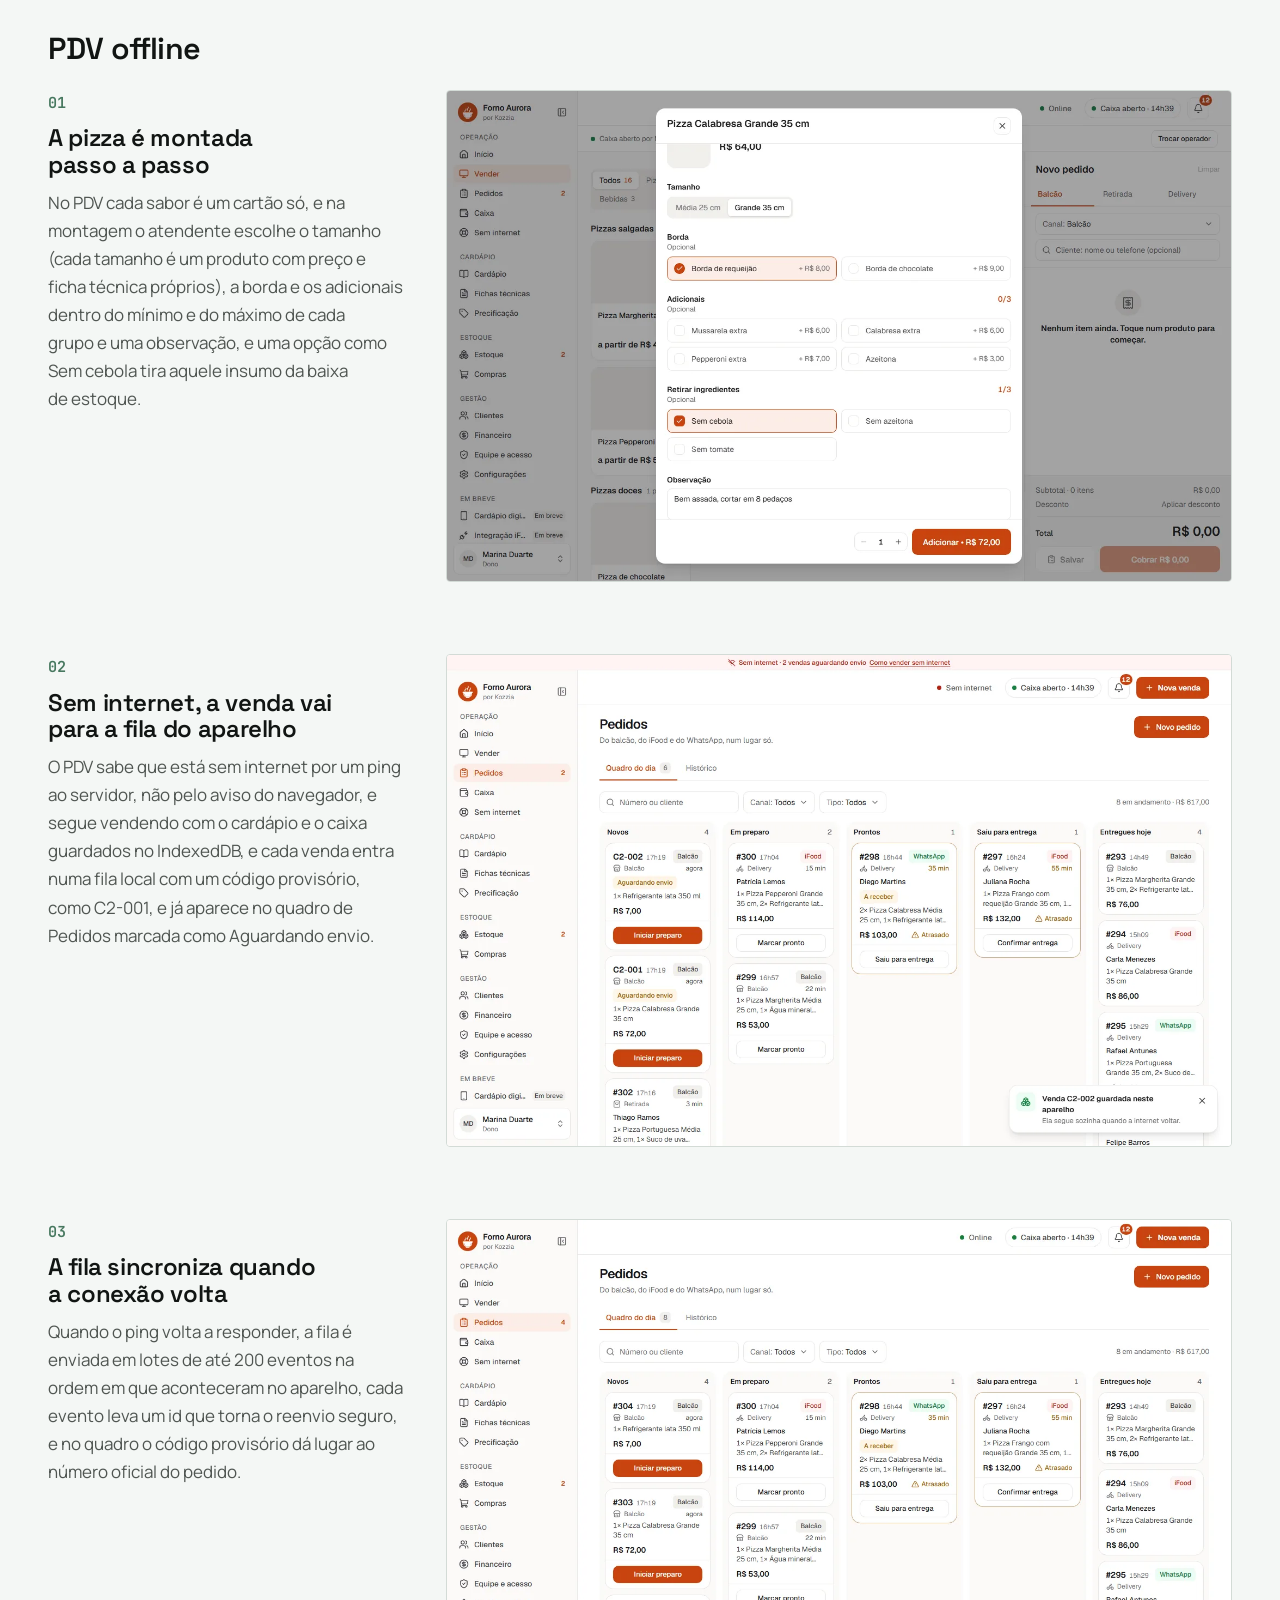
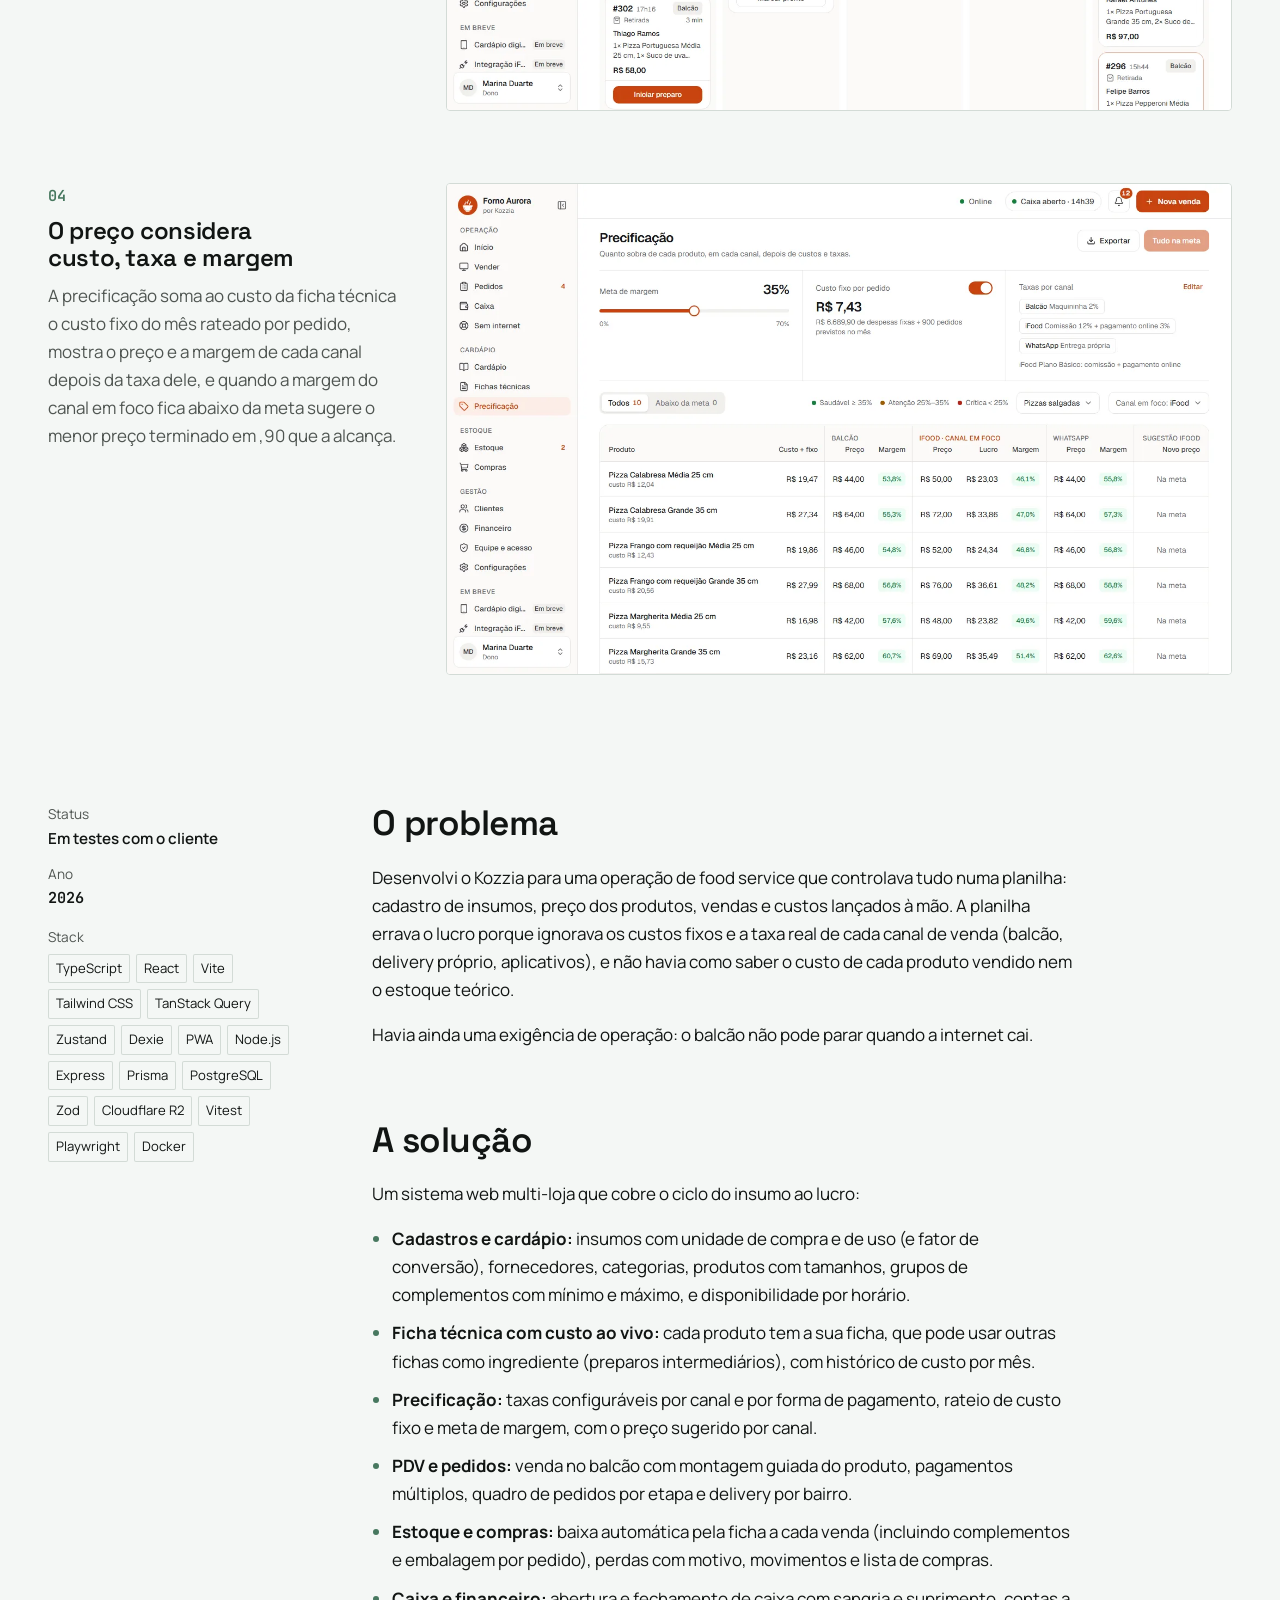
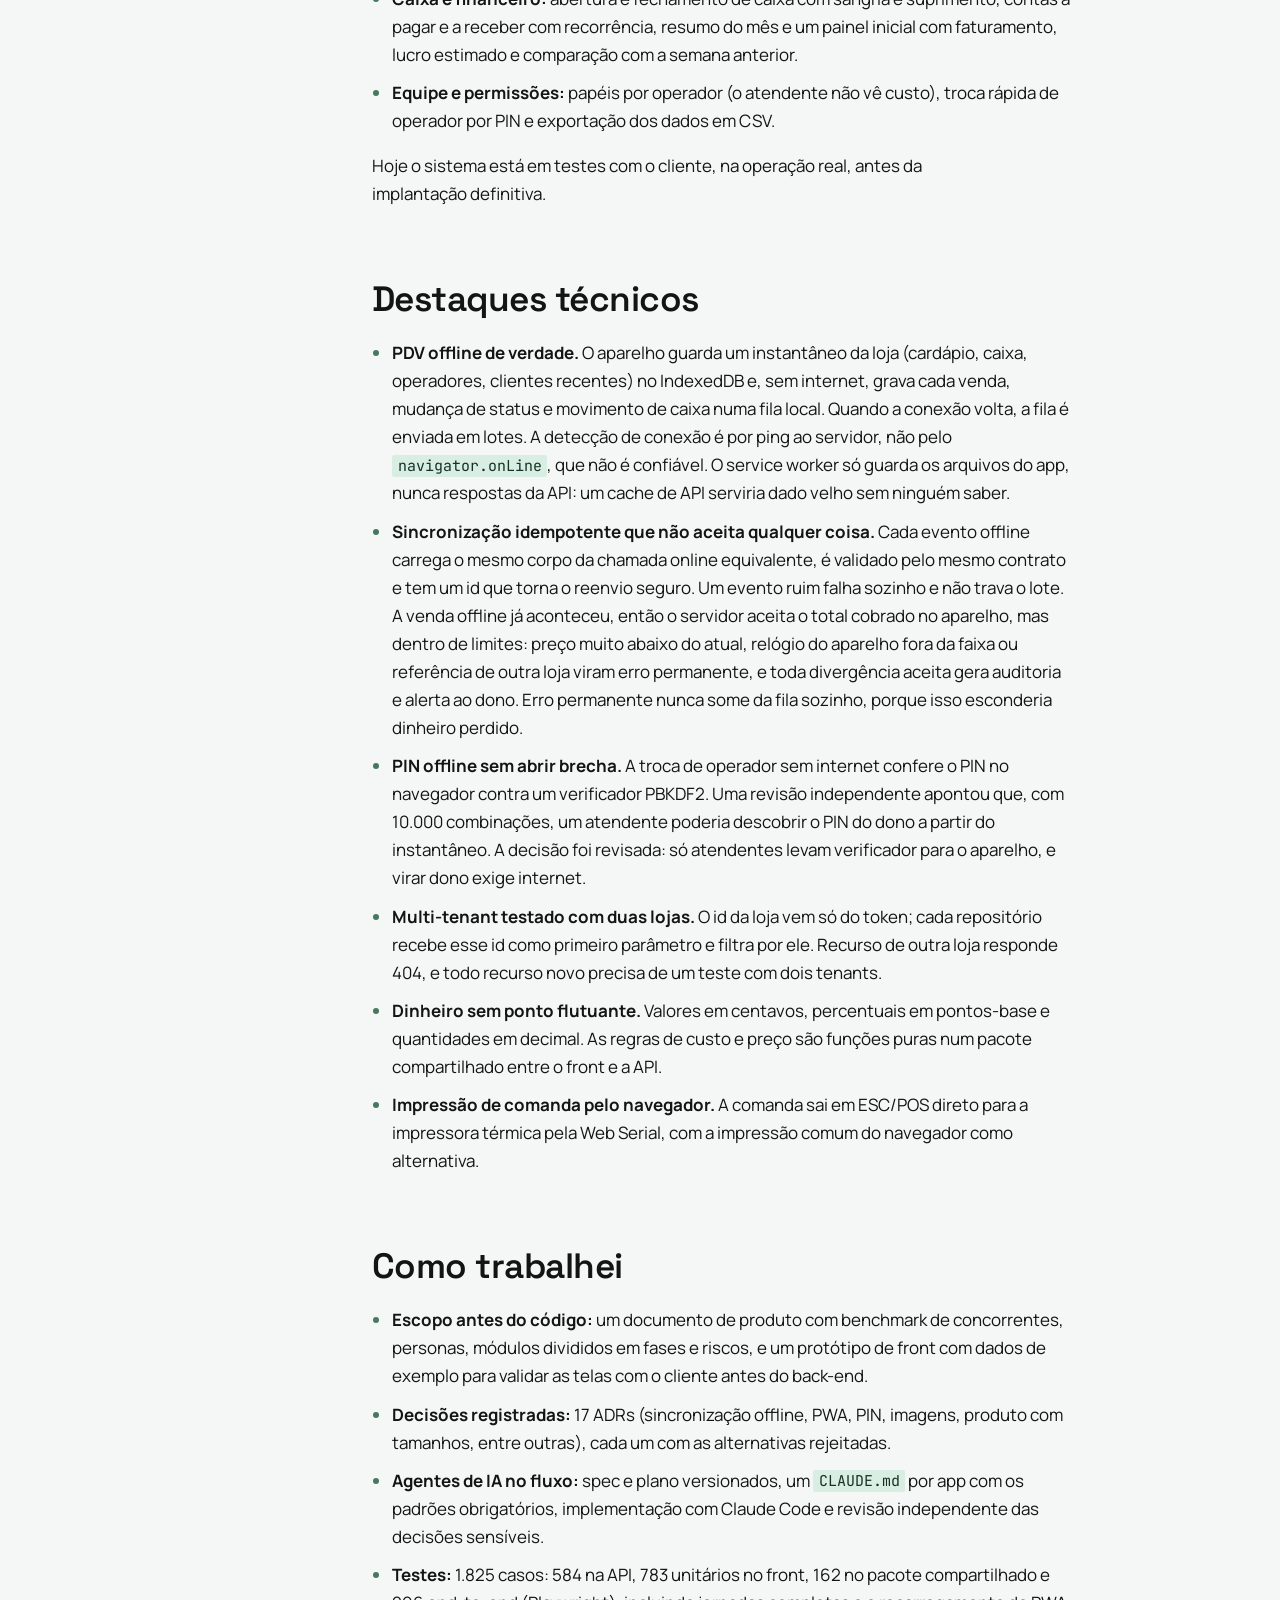
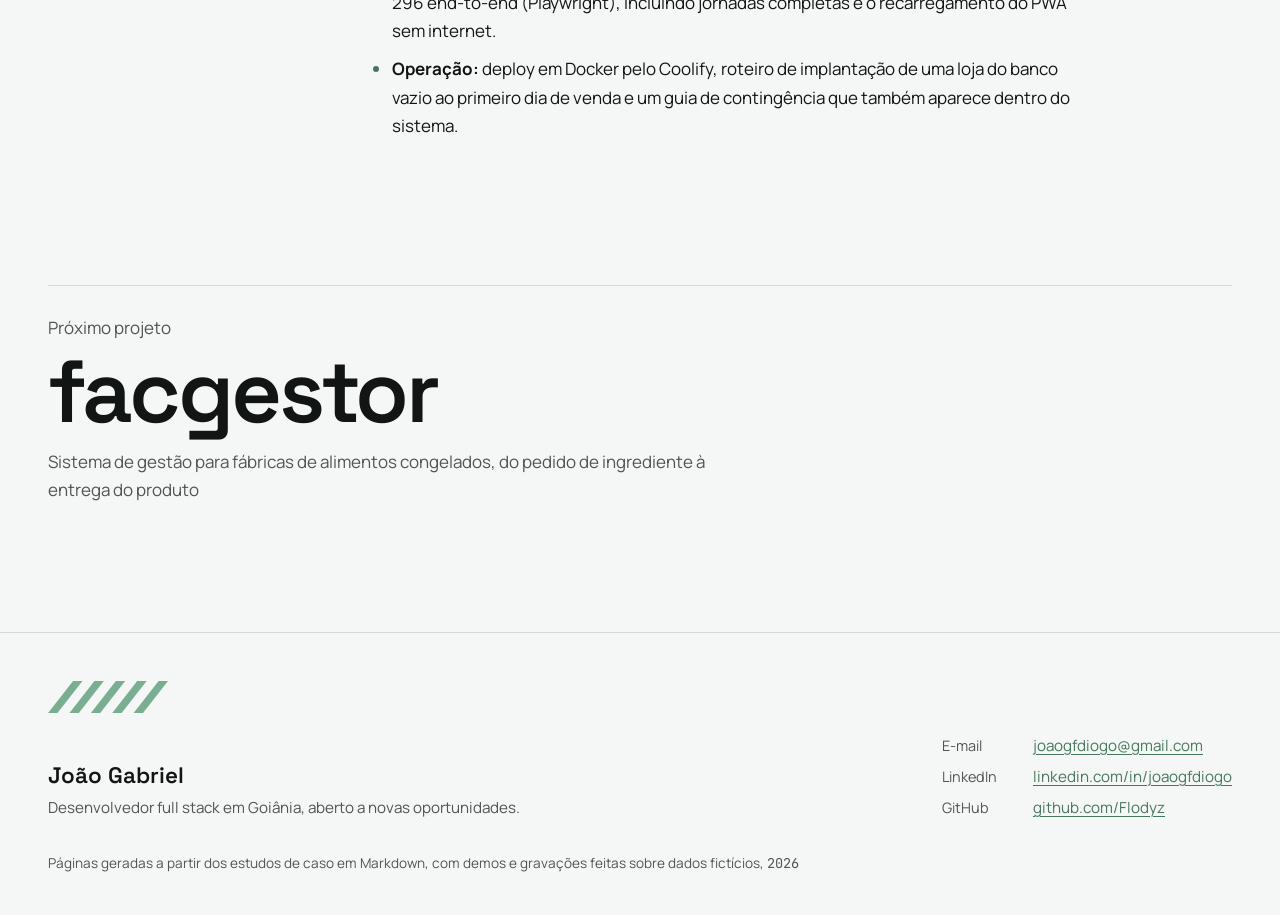
<file: projetos/kozzia/index.html>
<!DOCTYPE html><html lang="pt-BR"><head><meta charset="utf-8"><meta name="viewport" content="width=device-width, initial-scale=1"><title>Kozzia: Sistema de gestão para food service com PDV que vende sem internet, ficha técnica, estoque e financeiro | João Gabriel</title><meta name="description" content="Kozzia: Sistema de gestão para food service com PDV que vende sem internet, ficha técnica, estoque e financeiro."><link rel="canonical" href="https://flodyz.github.io/projetos/kozzia/"><meta name="color-scheme" content="light dark"><meta name="theme-color" content="#F4F7F5" media="(prefers-color-scheme: light)"><meta name="theme-color" content="#0B0F0D" media="(prefers-color-scheme: dark)"><meta property="og:type" content="website"><meta property="og:locale" content="pt_BR"><meta property="og:site_name" content="João Gabriel"><meta property="og:title" content="Kozzia: Sistema de gestão para food service com PDV que vende sem internet, ficha técnica, estoque e financeiro | João Gabriel"><meta property="og:description" content="Kozzia: Sistema de gestão para food service com PDV que vende sem internet, ficha técnica, estoque e financeiro."><meta property="og:url" content="https://flodyz.github.io/projetos/kozzia/"><meta property="og:image" content="https://flodyz.github.io/og.png"><meta property="og:image:width" content="1200"><meta property="og:image:height" content="630"><meta name="twitter:card" content="summary_large_image"><link rel="icon" href="/favicon.svg" type="image/svg+xml"><link rel="icon" href="/favicon-32.png" sizes="32x32" type="image/png"><link rel="apple-touch-icon" href="/apple-touch-icon.png"><link rel="sitemap" href="/sitemap.xml"><script>(function(){const timeout = 2500;

      if (!matchMedia('(prefers-reduced-motion: reduce)').matches && 'IntersectionObserver' in window) {
        var root = document.documentElement;
        root.classList.add('reveal-ready');
        setTimeout(function () {
          if (!root.classList.contains('reveal-live')) root.classList.remove('reveal-ready');
        }, timeout);
      }
    })();</script><link rel="stylesheet" href="/_astro/_slug_.CO6CeGa_.css"><link rel="stylesheet" href="/_astro/Base.BBHc918P.css"></head><body><a class="skip-link" href="#conteudo">Pular para o conteúdo</a><header class="site-header"><div class="wrap site-header-inner"><a class="site-name" href="/">João Gabriel</a><nav aria-label="Principal"><ul class="site-nav"><li><a href="/#projetos">Projetos</a></li><li class="nav-optional"><a href="/#sobre">Sobre</a></li><li class="nav-optional"><a href="/#como-trabalho">Como trabalho</a></li><li><a href="#contato">Contato</a></li></ul></nav></div></header><main id="conteudo" class="project"><header class="project-head wrap"><p class="back"><a href="/#projetos">Todos os projetos</a></p><h1 class="project-title" style="view-transition-name: title-kozzia"><span class="reveal-cut" style="--reveal-delay: 0.05s">Kozzia</span></h1><p class="project-tagline reveal-cut" style="--reveal-delay: 0.20s">Sistema de gestão para food service com PDV que vende sem internet, ficha técnica, estoque e financeiro</p><div class="project-meta reveal-cut" style="--reveal-delay: 0.30s"><span>Em testes com o cliente, <span class="num">2026</span></span><ul class="badges" aria-label="Selos"><li class="badge badge--case">Estudo de caso</li></ul></div></header><div class="project-media wrap"><div class="project-media-frame" style="view-transition-name: media-kozzia"><div class="video-frame" data-video="player"><video muted loop playsinline preload="none" poster="/media/kozzia/hero.jpg" width="1440" height="900" controls aria-label="Vídeo: PDV offline" disablepictureinpicture><source src="/media/kozzia/hero.webm" type="video/webm"><source src="/media/kozzia/hero.mp4" type="video/mp4"></video><button class="video-toggle" type="button" data-state="paused" hidden><svg class="icon-play" viewBox="0 0 14 14" aria-hidden="true"><path d="M2 1l11 6-11 6z" fill="currentColor"></path></svg><svg class="icon-pause" viewBox="0 0 14 14" aria-hidden="true"><path d="M2 1h3.5v12H2zM8.5 1H12v12H8.5z" fill="currentColor"></path></svg><span class="video-toggle-label">Reproduzir vídeo</span></button><a class="video-expand" href="/media/kozzia/hero.mp4" data-lightbox="video" data-lightbox-title="PDV offline" data-lightbox-device="desktop" data-lightbox-width="1440" data-lightbox-height="900" data-lightbox-type="video" data-lightbox-webm="/media/kozzia/hero.webm" data-lightbox-poster="/media/kozzia/hero.jpg"><svg viewBox="0 0 14 14" aria-hidden="true"><path d="M8.5 1.5h4v4M12.5 1.5L8 6M5.5 12.5h-4v-4M1.5 12.5L6 8"></path></svg>Ampliar<span class="visually-hidden"> vídeo</span></a></div></div></div><div class="wrap"><dl class="metrics" aria-label="Números do projeto"><div class="metric" data-count="126"><dt>commits</dt><dd class="num"><span class="visually-hidden">126</span><span data-count-output aria-hidden="true">126</span></dd></div><div class="metric" data-count="1825"><dt>casos de teste</dt><dd class="num"><span class="visually-hidden">1.825</span><span data-count-output aria-hidden="true">1.825</span></dd></div><div class="metric" data-count="17"><dt>ADRs</dt><dd class="num"><span class="visually-hidden">17</span><span data-count-output aria-hidden="true">17</span></dd></div></dl></div><section class="section wrap" aria-labelledby="como-funciona-title"><h2 id="como-funciona-title" class="section-title section-head" data-reveal>Como funciona</h2><section class="showcase" aria-labelledby="showcase-0"><h3 id="showcase-0" class="showcase-title">PDV offline</h3><ol class="steps"><li class="step" data-reveal><div class="step-text"><span class="step-number num" aria-hidden="true">01</span><h4 class="step-title">A pizza é montada passo a passo</h4><p>No PDV cada sabor é um cartão só, e na montagem o atendente escolhe o tamanho (cada tamanho é um produto com preço e ficha técnica próprios), a borda e os adicionais dentro do mínimo e do máximo de cada grupo e uma observação, e uma opção como Sem cebola tira aquele insumo da baixa de estoque.</p></div><figure class="step-media"><a href="/media/kozzia/step-1.webp" data-lightbox="passos-0" data-lightbox-title="A pizza é montada passo a passo" data-lightbox-device="desktop" data-lightbox-width="1440" data-lightbox-height="900" data-lightbox-text="No PDV cada sabor é um cartão só, e na montagem o atendente escolhe o tamanho (cada tamanho é um produto com preço e ficha técnica próprios), a borda e os adicionais dentro do mínimo e do máximo de cada grupo e uma observação, e uma opção como Sem cebola tira aquele insumo da baixa de estoque."><img src="/media/kozzia/step-1.webp" width="1440" height="900" alt="A pizza é montada passo a passo" loading="lazy" decoding="async"></a></figure></li><li class="step" data-reveal><div class="step-text"><span class="step-number num" aria-hidden="true">02</span><h4 class="step-title">Sem internet, a venda vai para a fila do aparelho</h4><p>O PDV sabe que está sem internet por um ping ao servidor, não pelo aviso do navegador, e segue vendendo com o cardápio e o caixa guardados no IndexedDB, e cada venda entra numa fila local com um código provisório, como C2-001, e já aparece no quadro de Pedidos marcada como Aguardando envio.</p></div><figure class="step-media"><a href="/media/kozzia/step-2.webp" data-lightbox="passos-0" data-lightbox-title="Sem internet, a venda vai para a fila do aparelho" data-lightbox-device="desktop" data-lightbox-width="1440" data-lightbox-height="900" data-lightbox-text="O PDV sabe que está sem internet por um ping ao servidor, não pelo aviso do navegador, e segue vendendo com o cardápio e o caixa guardados no IndexedDB, e cada venda entra numa fila local com um código provisório, como C2-001, e já aparece no quadro de Pedidos marcada como Aguardando envio."><img src="/media/kozzia/step-2.webp" width="1440" height="900" alt="Sem internet, a venda vai para a fila do aparelho" loading="lazy" decoding="async"></a></figure></li><li class="step" data-reveal><div class="step-text"><span class="step-number num" aria-hidden="true">03</span><h4 class="step-title">A fila sincroniza quando a conexão volta</h4><p>Quando o ping volta a responder, a fila é enviada em lotes de até 200 eventos na ordem em que aconteceram no aparelho, cada evento leva um id que torna o reenvio seguro, e no quadro o código provisório dá lugar ao número oficial do pedido.</p></div><figure class="step-media"><a href="/media/kozzia/step-3.webp" data-lightbox="passos-0" data-lightbox-title="A fila sincroniza quando a conexão volta" data-lightbox-device="desktop" data-lightbox-width="1440" data-lightbox-height="900" data-lightbox-text="Quando o ping volta a responder, a fila é enviada em lotes de até 200 eventos na ordem em que aconteceram no aparelho, cada evento leva um id que torna o reenvio seguro, e no quadro o código provisório dá lugar ao número oficial do pedido."><img src="/media/kozzia/step-3.webp" width="1440" height="900" alt="A fila sincroniza quando a conexão volta" loading="lazy" decoding="async"></a></figure></li><li class="step" data-reveal><div class="step-text"><span class="step-number num" aria-hidden="true">04</span><h4 class="step-title">O preço considera custo, taxa e margem</h4><p>A precificação soma ao custo da ficha técnica o custo fixo do mês rateado por pedido, mostra o preço e a margem de cada canal depois da taxa dele, e quando a margem do canal em foco fica abaixo da meta sugere o menor preço terminado em ,90 que a alcança.</p></div><figure class="step-media"><a href="/media/kozzia/step-4.webp" data-lightbox="passos-0" data-lightbox-title="O preço considera custo, taxa e margem" data-lightbox-device="desktop" data-lightbox-width="1440" data-lightbox-height="900" data-lightbox-text="A precificação soma ao custo da ficha técnica o custo fixo do mês rateado por pedido, mostra o preço e a margem de cada canal depois da taxa dele, e quando a margem do canal em foco fica abaixo da meta sugere o menor preço terminado em ,90 que a alcança."><img src="/media/kozzia/step-4.webp" width="1440" height="900" alt="O preço considera custo, taxa e margem" loading="lazy" decoding="async"></a></figure></li></ol></section></section><div class="section project-layout wrap"><aside class="facts" aria-label="Ficha do projeto"><dl><div><dt>Status</dt><dd>Em testes com o cliente</dd></div><div><dt>Ano</dt><dd class="num">2026</dd></div></dl><div><h2 class="facts-heading">Stack</h2><ul class="stack"><li>TypeScript</li><li>React</li><li>Vite</li><li>Tailwind CSS</li><li>TanStack Query</li><li>Zustand</li><li>Dexie</li><li>PWA</li><li>Node.js</li><li>Express</li><li>Prisma</li><li>PostgreSQL</li><li>Zod</li><li>Cloudflare R2</li><li>Vitest</li><li>Playwright</li><li>Docker</li></ul></div></aside><article class="prose" data-case-text><h2 id="o-problema">O problema</h2>
<p>Desenvolvi o Kozzia para uma operação de food service que controlava tudo numa planilha: cadastro de insumos, preço dos produtos, vendas e custos lançados à mão. A planilha errava o lucro porque ignorava os custos fixos e a taxa real de cada canal de venda (balcão, delivery próprio, aplicativos), e não havia como saber o custo de cada produto vendido nem o estoque teórico.</p>
<p>Havia ainda uma exigência de operação: o balcão não pode parar quando a internet cai.</p>
<h2 id="a-solução">A solução</h2>
<p>Um sistema web multi-loja que cobre o ciclo do insumo ao lucro:</p>
<ul>
<li><strong>Cadastros e cardápio:</strong> insumos com unidade de compra e de uso (e fator de conversão), fornecedores, categorias, produtos com tamanhos, grupos de complementos com mínimo e máximo, e disponibilidade por horário.</li>
<li><strong>Ficha técnica com custo ao vivo:</strong> cada produto tem a sua ficha, que pode usar outras fichas como ingrediente (preparos intermediários), com histórico de custo por mês.</li>
<li><strong>Precificação:</strong> taxas configuráveis por canal e por forma de pagamento, rateio de custo fixo e meta de margem, com o preço sugerido por canal.</li>
<li><strong>PDV e pedidos:</strong> venda no balcão com montagem guiada do produto, pagamentos múltiplos, quadro de pedidos por etapa e delivery por bairro.</li>
<li><strong>Estoque e compras:</strong> baixa automática pela ficha a cada venda (incluindo complementos e embalagem por pedido), perdas com motivo, movimentos e lista de compras.</li>
<li><strong>Caixa e financeiro:</strong> abertura e fechamento de caixa com sangria e suprimento, contas a pagar e a receber com recorrência, resumo do mês e um painel inicial com faturamento, lucro estimado e comparação com a semana anterior.</li>
<li><strong>Equipe e permissões:</strong> papéis por operador (o atendente não vê custo), troca rápida de operador por PIN e exportação dos dados em CSV.</li>
</ul>
<p>Hoje o sistema está em testes com o cliente, na operação real, antes da implantação definitiva.</p>
<h2 id="destaques-técnicos">Destaques técnicos</h2>
<ul>
<li><strong>PDV offline de verdade.</strong> O aparelho guarda um instantâneo da loja (cardápio, caixa, operadores, clientes recentes) no IndexedDB e, sem internet, grava cada venda, mudança de status e movimento de caixa numa fila local. Quando a conexão volta, a fila é enviada em lotes. A detecção de conexão é por ping ao servidor, não pelo <code>navigator.onLine</code>, que não é confiável. O service worker só guarda os arquivos do app, nunca respostas da API: um cache de API serviria dado velho sem ninguém saber.</li>
<li><strong>Sincronização idempotente que não aceita qualquer coisa.</strong> Cada evento offline carrega o mesmo corpo da chamada online equivalente, é validado pelo mesmo contrato e tem um id que torna o reenvio seguro. Um evento ruim falha sozinho e não trava o lote. A venda offline já aconteceu, então o servidor aceita o total cobrado no aparelho, mas dentro de limites: preço muito abaixo do atual, relógio do aparelho fora da faixa ou referência de outra loja viram erro permanente, e toda divergência aceita gera auditoria e alerta ao dono. Erro permanente nunca some da fila sozinho, porque isso esconderia dinheiro perdido.</li>
<li><strong>PIN offline sem abrir brecha.</strong> A troca de operador sem internet confere o PIN no navegador contra um verificador PBKDF2. Uma revisão independente apontou que, com 10.000 combinações, um atendente poderia descobrir o PIN do dono a partir do instantâneo. A decisão foi revisada: só atendentes levam verificador para o aparelho, e virar dono exige internet.</li>
<li><strong>Multi-tenant testado com duas lojas.</strong> O id da loja vem só do token; cada repositório recebe esse id como primeiro parâmetro e filtra por ele. Recurso de outra loja responde 404, e todo recurso novo precisa de um teste com dois tenants.</li>
<li><strong>Dinheiro sem ponto flutuante.</strong> Valores em centavos, percentuais em pontos-base e quantidades em decimal. As regras de custo e preço são funções puras num pacote compartilhado entre o front e a API.</li>
<li><strong>Impressão de comanda pelo navegador.</strong> A comanda sai em ESC/POS direto para a impressora térmica pela Web Serial, com a impressão comum do navegador como alternativa.</li>
</ul>
<h2 id="como-trabalhei">Como trabalhei</h2>
<ul>
<li><strong>Escopo antes do código:</strong> um documento de produto com benchmark de concorrentes, personas, módulos divididos em fases e riscos, e um protótipo de front com dados de exemplo para validar as telas com o cliente antes do back-end.</li>
<li><strong>Decisões registradas:</strong> 17 ADRs (sincronização offline, PWA, PIN, imagens, produto com tamanhos, entre outras), cada um com as alternativas rejeitadas.</li>
<li><strong>Agentes de IA no fluxo:</strong> spec e plano versionados, um <code>CLAUDE.md</code> por app com os padrões obrigatórios, implementação com Claude Code e revisão independente das decisões sensíveis.</li>
<li><strong>Testes:</strong> 1.825 casos: 584 na API, 783 unitários no front, 162 no pacote compartilhado e 296 end-to-end (Playwright), incluindo jornadas completas e o recarregamento do PWA sem internet.</li>
<li><strong>Operação:</strong> deploy em Docker pelo Coolify, roteiro de implantação de uma loja do banco vazio ao primeiro dia de venda e um guia de contingência que também aparece dentro do sistema.</li>
</ul></article></div><div class="wrap"><a class="next" href="/projetos/facgestor/"><span class="next-label">Próximo projeto</span><span class="next-title">facgestor</span><span class="next-tagline">Sistema de gestão para fábricas de alimentos congelados, do pedido de ingrediente à entrega do produto</span></a></div><dialog class="lightbox" aria-labelledby="lightbox-title" data-lightbox-dialog data-astro-cid-utnzf2kr><div class="lightbox-inner" data-astro-cid-utnzf2kr><div class="lightbox-bar" data-astro-cid-utnzf2kr><div class="lightbox-position" data-lightbox-position data-astro-cid-utnzf2kr><span class="lightbox-ticks" data-lightbox-ticks aria-hidden="true" data-astro-cid-utnzf2kr></span><span class="lightbox-count num" data-lightbox-count data-astro-cid-utnzf2kr></span></div><button class="lightbox-button lightbox-close" type="button" aria-label="Fechar visualizador" data-lightbox-close autofocus data-astro-cid-utnzf2kr><svg viewBox="0 0 16 16" aria-hidden="true" data-astro-cid-utnzf2kr><path d="M3 3l10 10M13 3L3 13" data-astro-cid-utnzf2kr></path></svg></button></div><button class="lightbox-button lightbox-nav lightbox-prev" type="button" aria-label="Anterior" data-lightbox-step="-1" data-astro-cid-utnzf2kr><svg viewBox="0 0 16 16" aria-hidden="true" data-astro-cid-utnzf2kr><path d="M10 2L4 8l6 6" data-astro-cid-utnzf2kr></path></svg></button><div class="lightbox-stage" data-lightbox-stage data-astro-cid-utnzf2kr></div><button class="lightbox-button lightbox-nav lightbox-next" type="button" aria-label="Próxima" data-lightbox-step="1" data-astro-cid-utnzf2kr><svg viewBox="0 0 16 16" aria-hidden="true" data-astro-cid-utnzf2kr><path d="M6 2l6 6-6 6" data-astro-cid-utnzf2kr></path></svg></button><div class="lightbox-caption" data-astro-cid-utnzf2kr><h2 id="lightbox-title" class="lightbox-title" data-lightbox-title data-astro-cid-utnzf2kr></h2><p class="lightbox-text" data-lightbox-text hidden data-astro-cid-utnzf2kr></p><p class="lightbox-hint" data-astro-cid-utnzf2kr>Deslize o vídeo para o lado para ver o resto da tela.</p></div><p class="visually-hidden" aria-live="polite" data-lightbox-status data-astro-cid-utnzf2kr></p></div></dialog><script type="module">var e={group:`data-lightbox`,type:`data-lightbox-type`,title:`data-lightbox-title`,text:`data-lightbox-text`,device:`data-lightbox-device`,width:`data-lightbox-width`,height:`data-lightbox-height`,webm:`data-lightbox-webm`,poster:`data-lightbox-poster`},t=48,n=1.5,r=2,i=`img, video, button, .lightbox-caption, .lightbox-position`,a=matchMedia(`(prefers-reduced-motion: reduce)`),o=document.documentElement;function s(s){let c=e=>{let t=s.querySelector(e);if(!t)throw Error(`[lightbox] ${e} não está no <dialog>`);return t},l=c(`[data-lightbox-stage]`),u=c(`[data-lightbox-title]`),d=c(`[data-lightbox-text]`),f=c(`[data-lightbox-count]`),p=c(`[data-lightbox-ticks]`),m=c(`[data-lightbox-status]`),h=[...s.querySelectorAll(`[data-lightbox-step]`)],g=[],_=0,v=[],y=(e,t)=>e.getAttribute(t)??``;function b(t){let n=y(t,e.width),r=y(t,e.height),i=y(t,e.type)===`video`?S(t):x(t);return i.className=`lightbox-media`,i.style.setProperty(`--w`,n),i.style.setProperty(`--h`,r),i}function x(t){let n=document.createElement(`img`);return n.src=t.href,n.alt=y(t,e.title),n.decoding=`async`,n}function S(t){let n=document.createElement(`video`);n.muted=!0,n.defaultMuted=!0,n.loop=!0,n.playsInline=!0,n.controls=!0,n.disablePictureInPicture=!0,n.autoplay=!a.matches,n.poster=y(t,e.poster),n.setAttribute(`controlslist`,`nodownload noremoteplayback`),n.setAttribute(`aria-label`,y(t,e.title));for(let[r,i]of[[y(t,e.webm),`video/webm`],[t.href,`video/mp4`]]){let e=document.createElement(`source`);e.src=r,e.type=i,n.append(e)}return n}function C(e){p.replaceChildren(...Array.from({length:e},(e,t)=>{let n=document.createElement(`span`);return n.className=`lightbox-tick`,t===_&&(n.dataset.current=``),n}))}function w(){let t=g[_],n=g.length,i=y(t,e.text),a=Number(y(t,e.width))/Number(y(t,e.height));s.dataset.device=y(t,e.device),s.toggleAttribute(`data-wide`,y(t,e.type)===`video`&&a>=r),l.replaceChildren(b(t)),l.scrollLeft=0,u.textContent=y(t,e.title),d.textContent=i,d.hidden=i===``;let o=`${_+1} de ${n}`;f.textContent=o,s.toggleAttribute(`data-single`,n<2);for(let e of h)e.hidden=n<2;return C(n),o}function T(){for(let t of[-1,1]){let n=g[(_+t+g.length)%g.length];n!==g[_]&&y(n,e.type)!==`video`&&(new Image().src=n.href)}}function E(t){if(g.length<2)return;_=(_+t+g.length)%g.length;let n=w();m.textContent=`${y(g[_],e.title)}, ${n}`,T()}function D(t){let n=y(t,e.group);g=[...document.querySelectorAll(`a[${e.group}]`)].filter(t=>y(t,e.group)===n),_=g.indexOf(t),w(),m.textContent=``,v=[...document.querySelectorAll(`main video`)].filter(e=>!e.paused&&!s.contains(e));for(let e of v)e.pause();o.classList.add(`lightbox-open`),s.showModal(),T()}s.addEventListener(`close`,()=>{l.replaceChildren(),o.classList.remove(`lightbox-open`);for(let e of v)e.play().catch(()=>void 0);v=[],g[_]?.focus()}),s.addEventListener(`click`,e=>{let t=e.target,n=t.closest(`[data-lightbox-step]`);n?E(Number(n.dataset.lightboxStep)):(t.closest(`[data-lightbox-close]`)||!t.closest(i))&&s.close()}),s.addEventListener(`keydown`,e=>{e.key!==`ArrowLeft`&&e.key!==`ArrowRight`||e.target.closest(`video`)||(e.preventDefault(),E(e.key===`ArrowRight`?1:-1))});let O;l.addEventListener(`touchstart`,e=>{let t=e.touches[0];O=e.touches.length===1?{x:t.clientX,y:t.clientY}:void 0},{passive:!0}),l.addEventListener(`touchmove`,e=>{e.touches.length>1&&(O=void 0)},{passive:!0}),l.addEventListener(`touchend`,e=>{let r=O;if(O=void 0,!r||(window.visualViewport?.scale??1)>1)return;let i=e.changedTouches[0],a=i.clientX-r.x,o=i.clientY-r.y;Math.abs(a)<t||Math.abs(a)<Math.abs(o)*n||E(a<0?1:-1)}),document.addEventListener(`click`,t=>{if(t.defaultPrevented||t.button!==0||t.metaKey||t.ctrlKey||t.shiftKey||t.altKey)return;let n=t.target.closest(`a[${e.group}]`);n&&(t.preventDefault(),D(n))})}var c=document.querySelector(`[data-lightbox-dialog]`);c&&typeof c.showModal==`function`&&s(c);</script></main><footer class="site-footer" id="contato"><div class="wrap"><svg viewBox="0 0 179.5 48" class="footer-tracos" aria-hidden="true" focusable="false"><polygon points="0,48 14,48 51.5,0 37.5,0" fill="currentColor"></polygon><polygon points="32,48 46,48 83.5,0 69.5,0" fill="currentColor"></polygon><polygon points="64,48 78,48 115.5,0 101.5,0" fill="currentColor"></polygon><polygon points="96,48 110,48 147.5,0 133.5,0" fill="currentColor"></polygon><polygon points="128,48 142,48 179.5,0 165.5,0" fill="currentColor"></polygon></svg><div class="footer-inner"><div><p class="footer-name">João Gabriel</p><p>Desenvolvedor full stack em Goiânia, aberto a novas oportunidades.</p></div><ul class="contacts"><li><span class="contact-label">E-mail</span> <a href="mailto:joaogfdiogo@gmail.com">joaogfdiogo@gmail.com</a></li><li><span class="contact-label">LinkedIn</span> <a href="https://www.linkedin.com/in/joaogfdiogo/">linkedin.com/in/joaogfdiogo</a></li><li><span class="contact-label">GitHub</span> <a href="https://github.com/Flodyz">github.com/Flodyz</a></li></ul></div><p class="footer-note">Páginas geradas a partir dos estudos de caso em Markdown, com demos e gravações feitas sobre dados fictícios, <span class="num">2026</span></p></div></footer><script type="module">var e=matchMedia(`(prefers-reduced-motion: reduce)`),t=matchMedia(`(hover: hover) and (pointer: fine)`),n=document.documentElement,r=`300px 0px`,i=.5,a=1200,o=new Intl.NumberFormat(`pt-BR`);function s(){if(n.classList.add(`reveal-live`),!n.classList.contains(`reveal-ready`))return;let e=new IntersectionObserver(t=>{for(let n of t)n.isIntersecting&&(n.target.classList.add(`is-in`),e.unobserve(n.target))},{rootMargin:`0px 0px -10% 0px`});for(let t of document.querySelectorAll(`[data-reveal]`))e.observe(t)}function c(e){let t=Number(e.dataset.count),n=e.querySelector(`[data-count-output]`);if(!n||!Number.isFinite(t))return;let r=performance.now(),i=e=>{let s=Math.min((e-r)/a,1),c=1-(1-s)**3;n.textContent=o.format(Math.round(t*c)),s<1&&requestAnimationFrame(i)};requestAnimationFrame(i)}function l(){if(e.matches)return;let t=new IntersectionObserver(e=>{for(let n of e)n.isIntersecting&&(c(n.target),t.unobserve(n.target))},{threshold:.6});for(let e of document.querySelectorAll(`[data-count]`))t.observe(e)}function u(e,t){e.dataset.state=t?`playing`:`paused`;let n=e.querySelector(`.video-toggle-label`);n&&(n.textContent=t?`Pausar vídeo`:`Reproduzir vídeo`)}async function d(e){try{return await e.play(),!0}catch{return!1}}function f(t){let n=t.querySelector(`video`),a=t.querySelector(`.video-toggle`);if(!n||!a)return;n.controls=!1,a.hidden=!1;let o=e.matches;n.addEventListener(`play`,()=>u(a,!0)),n.addEventListener(`pause`,()=>u(a,!1)),a.addEventListener(`click`,async()=>{n.paused?(o=!1,await d(n)):(o=!0,n.pause())}),new IntersectionObserver(e=>{for(let t of e){t.isIntersecting&&n.preload===`none`&&(n.preload=`auto`);let e=t.intersectionRatio>=i;e&&n.paused&&!o&&d(n),!e&&!n.paused&&n.pause()}},{rootMargin:r,threshold:[0,i]}).observe(n)}function p(n){let i=n.querySelector(`video`),a=n.closest(`.card`);if(!i||!a||e.matches||!t.matches)return;let o=new IntersectionObserver(e=>{e.some(e=>e.isIntersecting)&&(i.preload=`auto`,o.disconnect())},{rootMargin:r});o.observe(i);let s=!1;i.addEventListener(`playing`,()=>n.classList.toggle(`is-playing`,s));let c=()=>{s=!0,d(i)},l=()=>{s=!1,n.classList.remove(`is-playing`),i.pause(),i.currentTime=0};a.addEventListener(`pointerenter`,c),a.addEventListener(`pointerleave`,l),a.addEventListener(`focusin`,c),a.addEventListener(`focusout`,l)}function m(){for(let e of document.querySelectorAll(`[data-video="player"]`))f(e);for(let e of document.querySelectorAll(`[data-video="preview"]`))p(e)}var h=.2,g={beforeClient:1100,audioPlay:1800,afterAudio:500,beforeTyping:450,typing:1400},_={skip:`Pular animação`,replay:`Tocar de novo`},v=e=>new Promise(t=>setTimeout(t,e));function y(e){let t=e.querySelector(`[data-conversation-toggle]`),n=[...e.querySelectorAll(`.msg`)];if(!t||n.length===0)return;let r=0,i=!1,a=e=>{i=e,t.textContent=e?_.skip:_.replay},o=()=>{e.dataset.live=``;for(let e of n)e.dataset.state=`pending`,delete e.dataset.audio,delete e.dataset.transcribed},s=()=>{r+=1,delete e.dataset.live,a(!1)},c=async()=>{let e=++r;o(),a(!0);let t=()=>e===r;for(let e of n){if(e.dataset.author===`ai`){if(await v(g.beforeTyping),!t())return;e.dataset.state=`typing`,await v(g.typing)}else await v(g.beforeClient);if(!t())return;if(e.dataset.state=`shown`,e.dataset.kind===`audio`){if(e.dataset.audio=`playing`,await v(g.audioPlay),!t())return;e.dataset.transcribed=``,await v(g.afterAudio)}}t()&&a(!1)};t.addEventListener(`click`,()=>{i?s():c()}),o(),a(!0),t.hidden=!1;let l=new IntersectionObserver(t=>{t.some(e=>e.isIntersecting)&&(l.disconnect(),e.dataset.live!==void 0&&c())},{threshold:h});l.observe(e)}function b(){if(!e.matches)for(let e of document.querySelectorAll(`[data-conversation]`))y(e)}s(),l(),m(),b();</script></body></html>
</file>
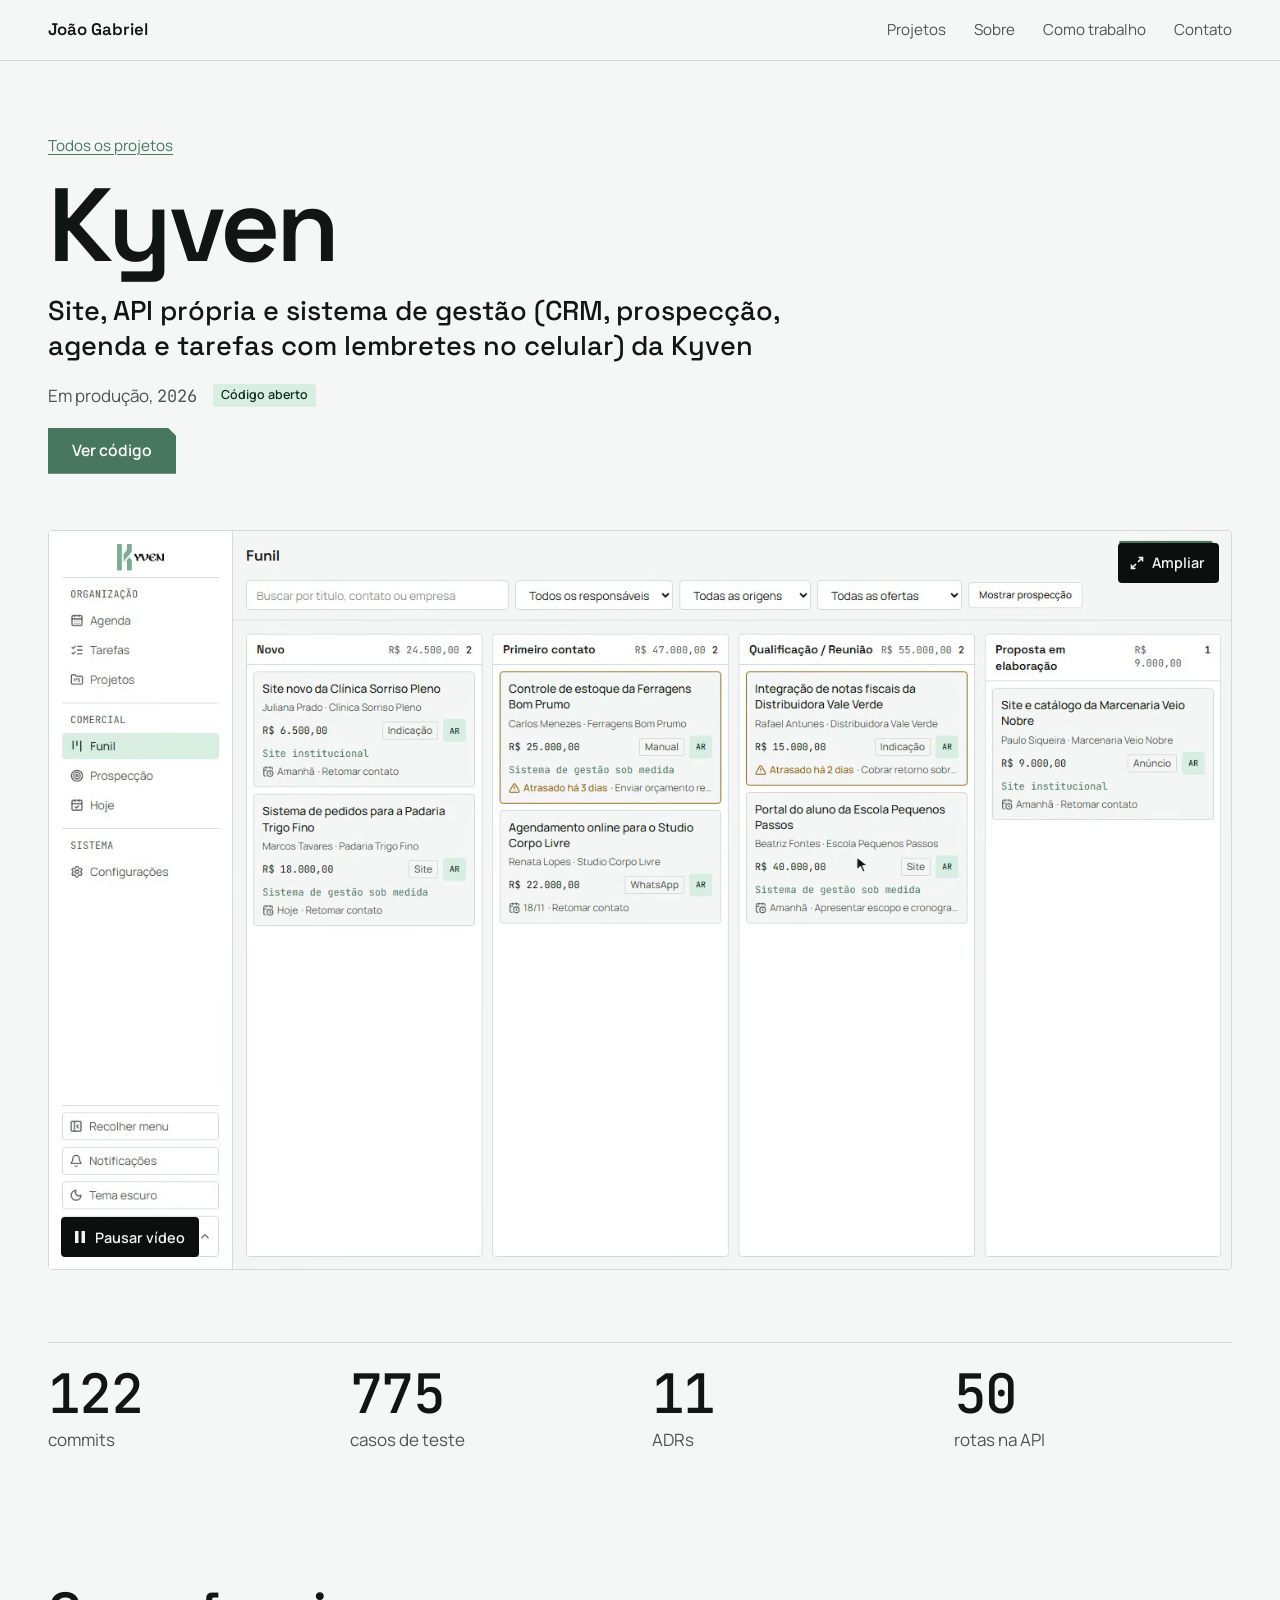
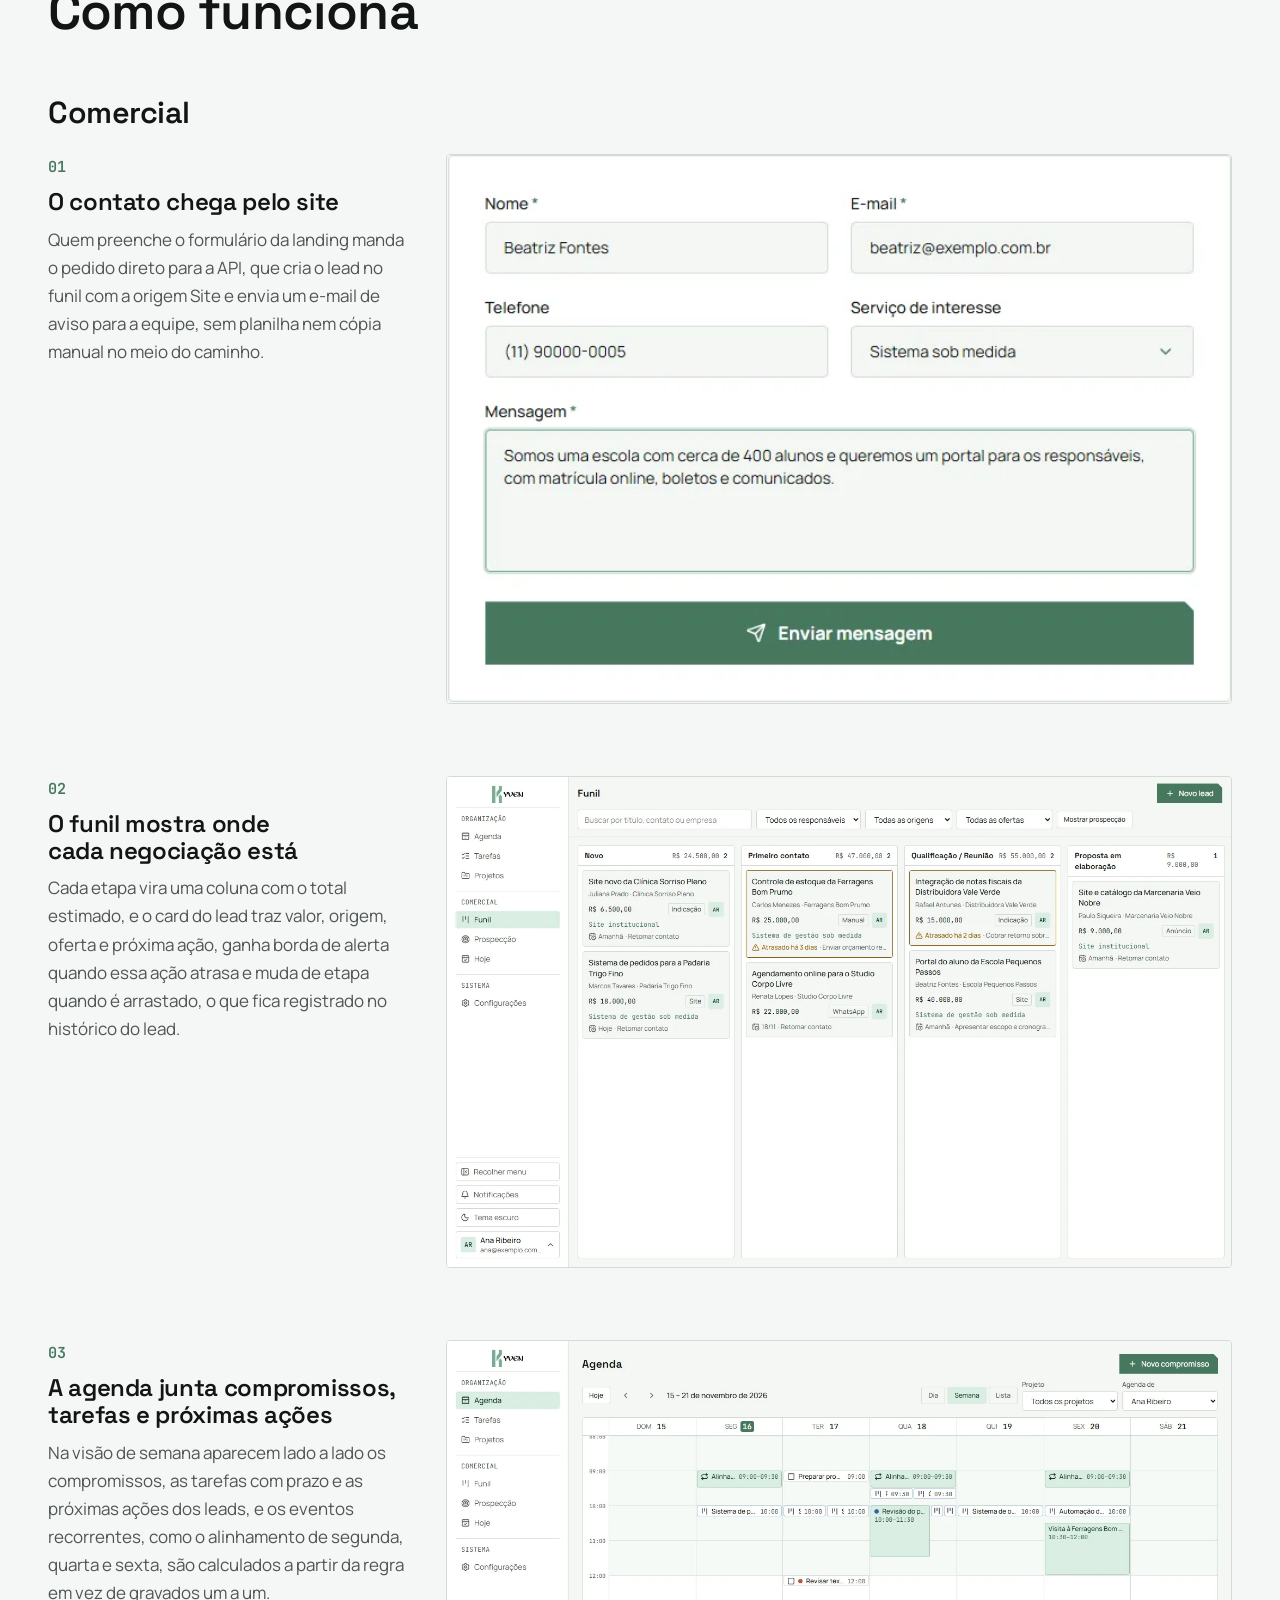
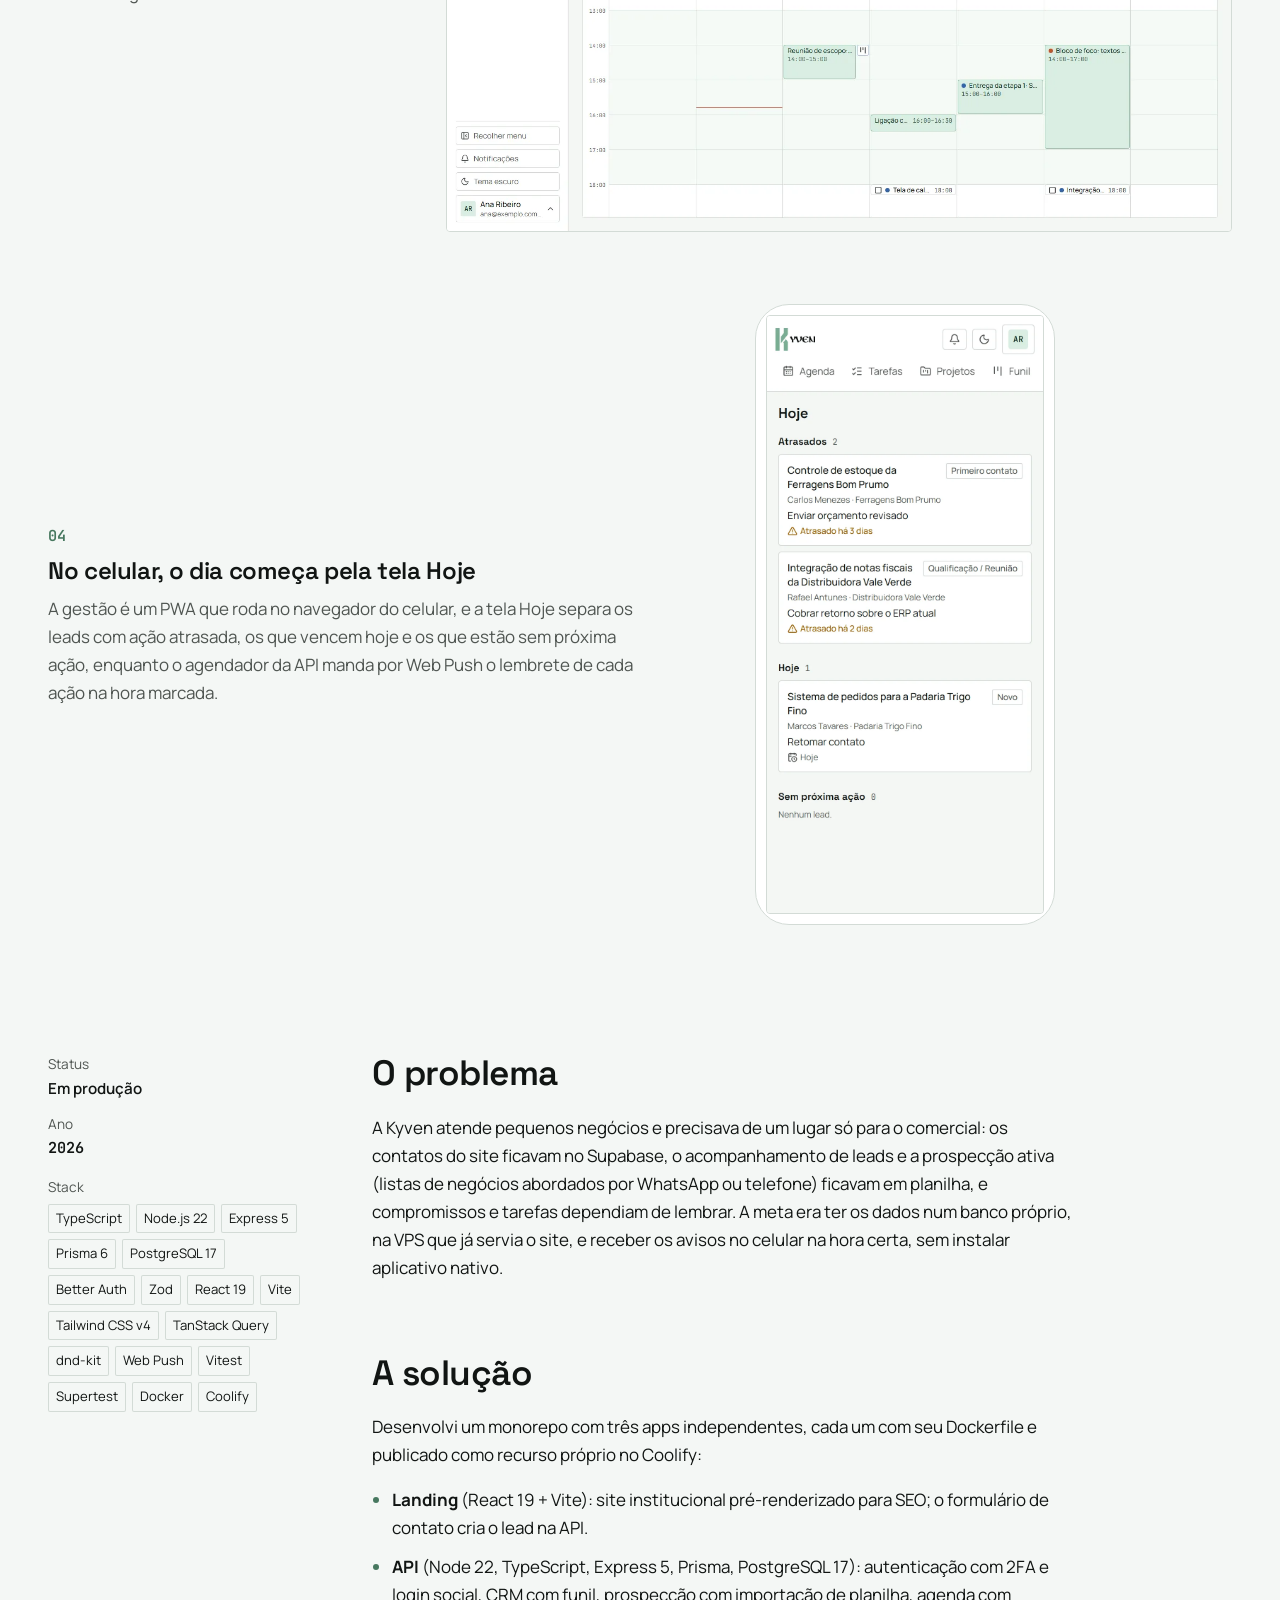
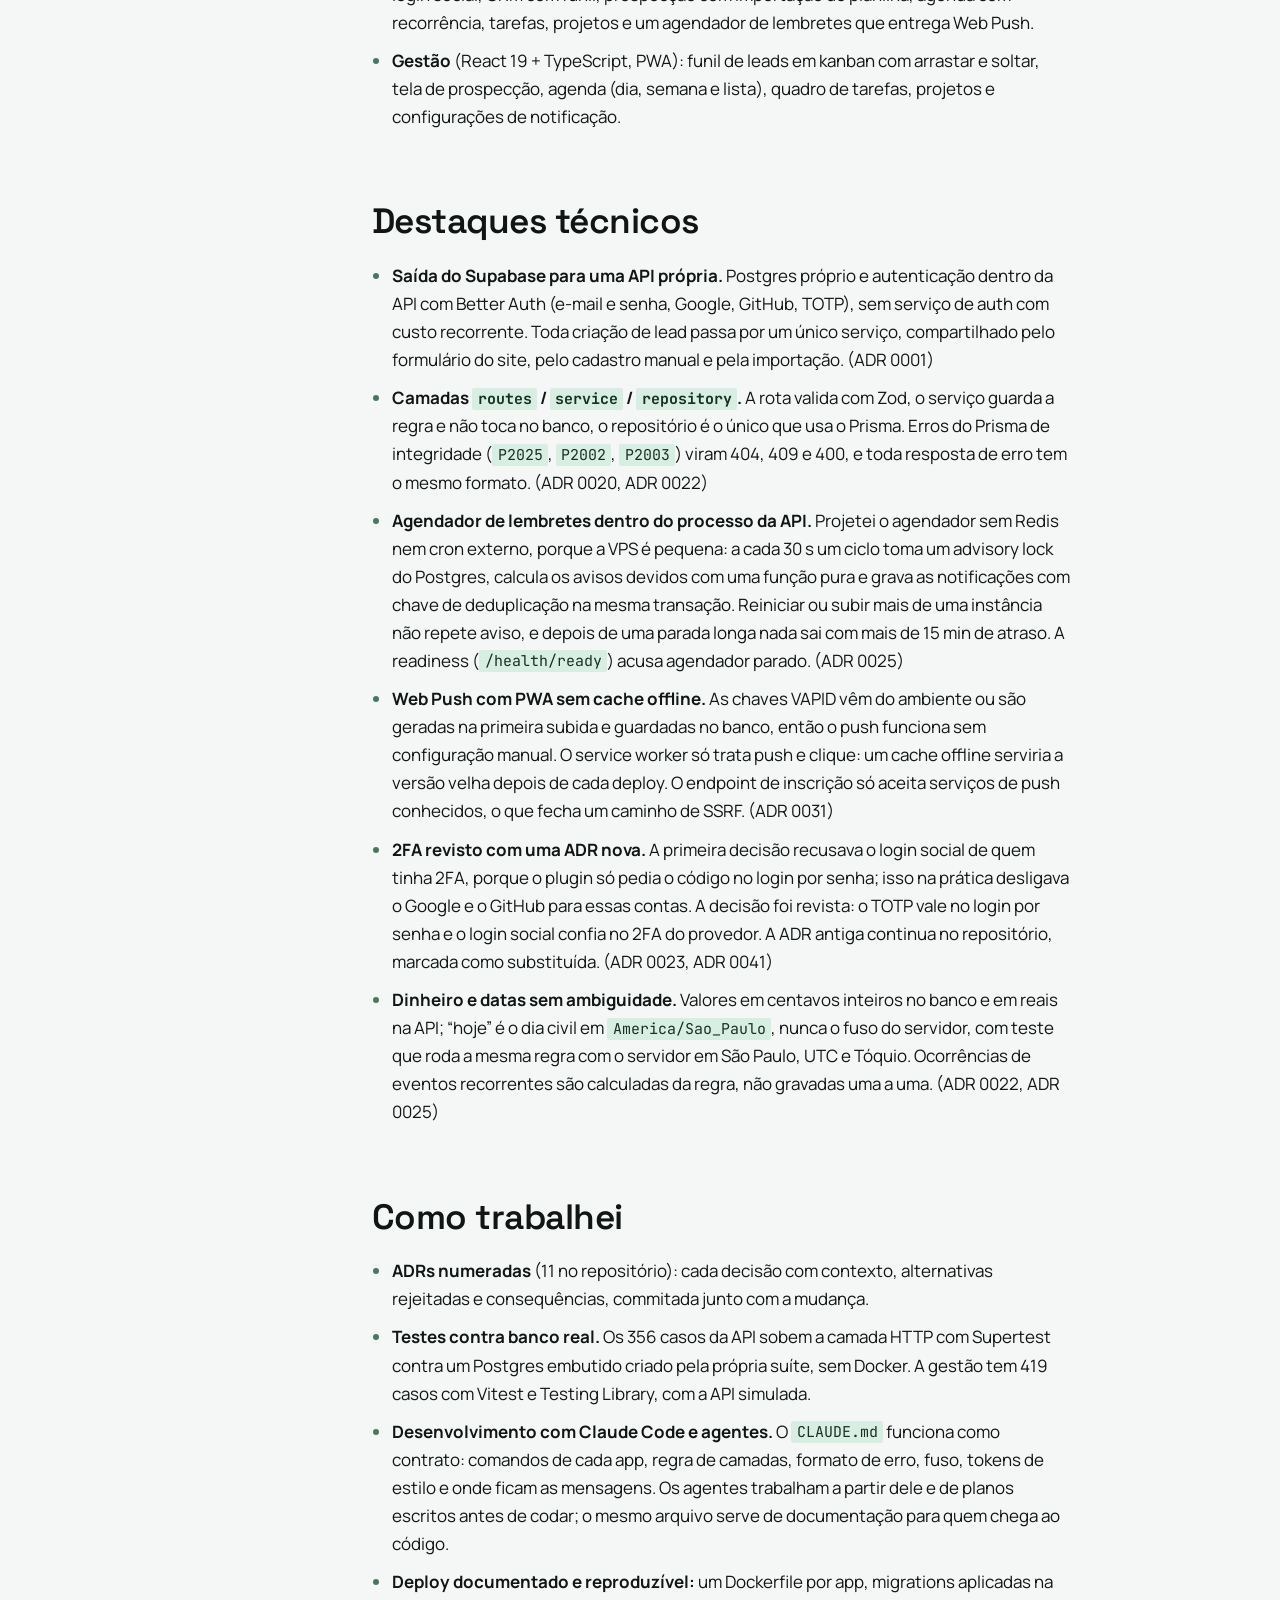
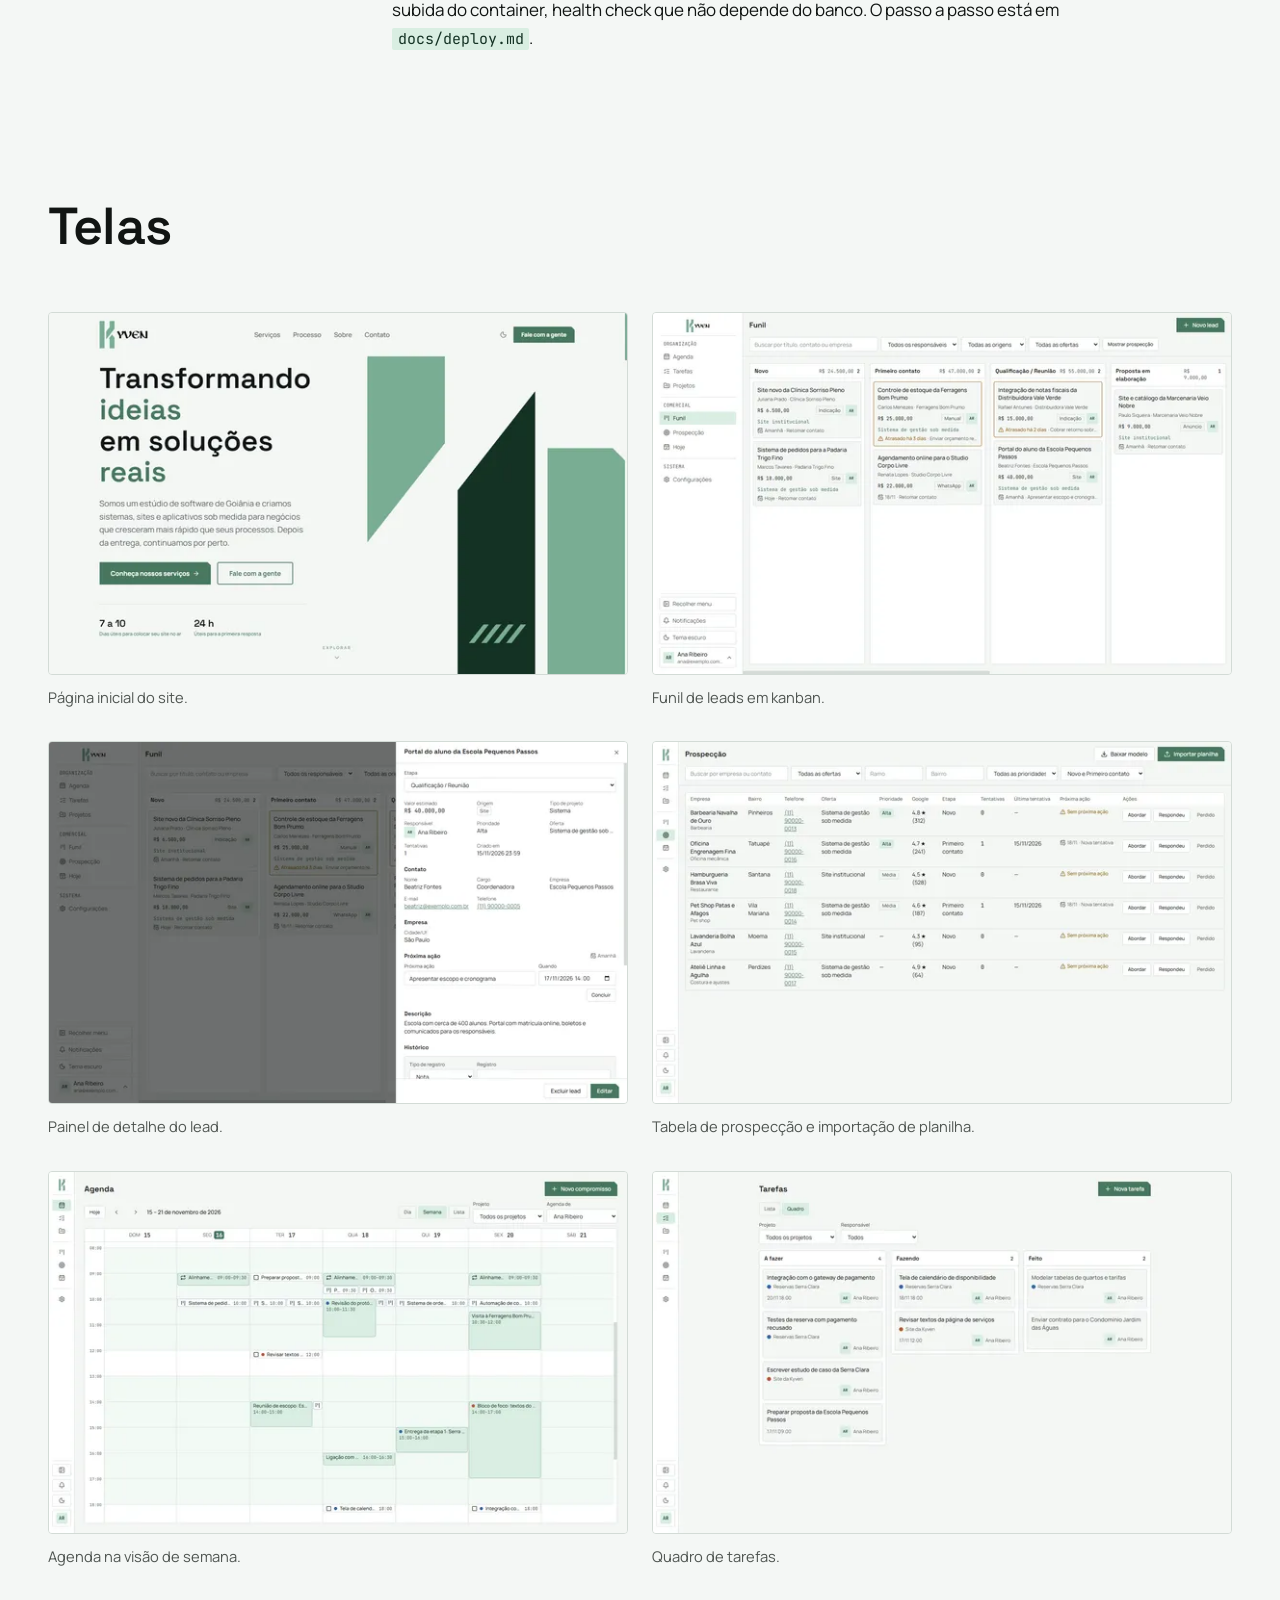
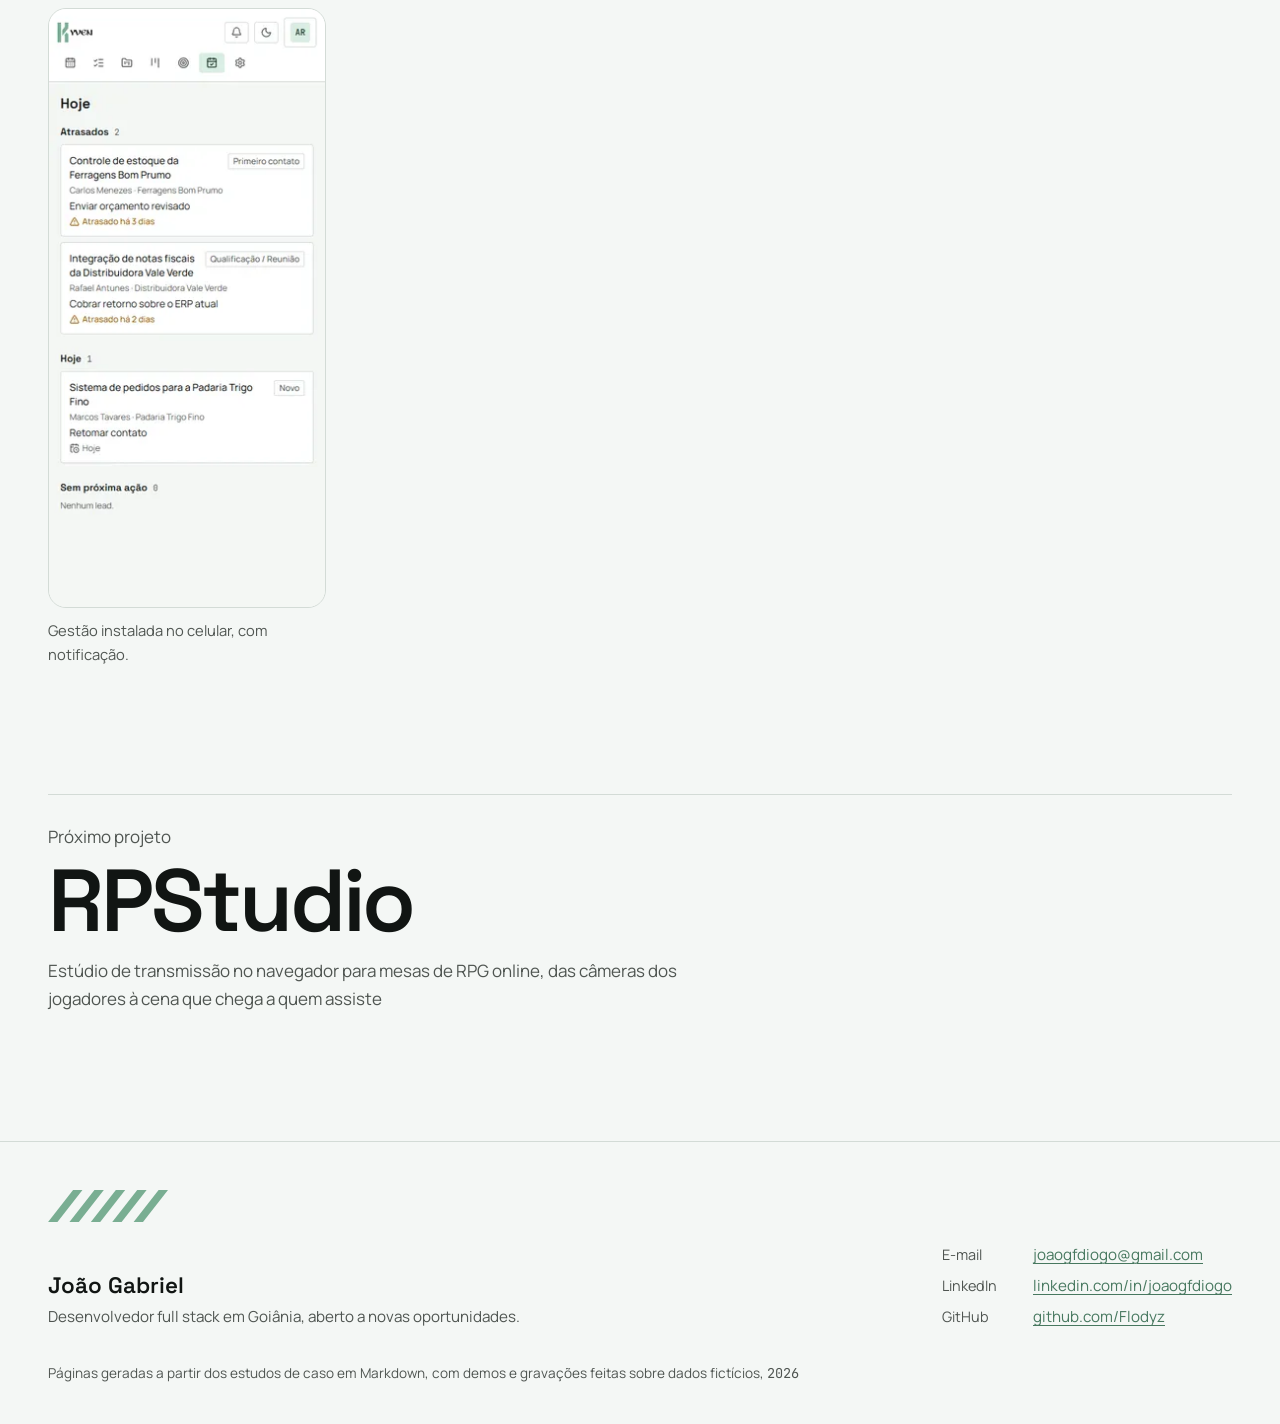
<file: projetos/kyven/index.html>
<!DOCTYPE html><html lang="pt-BR"><head><meta charset="utf-8"><meta name="viewport" content="width=device-width, initial-scale=1"><title>Kyven: Site, API própria e sistema de gestão (CRM, prospecção, agenda e tarefas com lembretes no celular) da Kyven | João Gabriel</title><meta name="description" content="Kyven: Site, API própria e sistema de gestão (CRM, prospecção, agenda e tarefas com lembretes no celular) da Kyven."><link rel="canonical" href="https://flodyz.github.io/projetos/kyven/"><meta name="color-scheme" content="light dark"><meta name="theme-color" content="#F4F7F5" media="(prefers-color-scheme: light)"><meta name="theme-color" content="#0B0F0D" media="(prefers-color-scheme: dark)"><meta property="og:type" content="website"><meta property="og:locale" content="pt_BR"><meta property="og:site_name" content="João Gabriel"><meta property="og:title" content="Kyven: Site, API própria e sistema de gestão (CRM, prospecção, agenda e tarefas com lembretes no celular) da Kyven | João Gabriel"><meta property="og:description" content="Kyven: Site, API própria e sistema de gestão (CRM, prospecção, agenda e tarefas com lembretes no celular) da Kyven."><meta property="og:url" content="https://flodyz.github.io/projetos/kyven/"><meta property="og:image" content="https://flodyz.github.io/og.png"><meta property="og:image:width" content="1200"><meta property="og:image:height" content="630"><meta name="twitter:card" content="summary_large_image"><link rel="icon" href="/favicon.svg" type="image/svg+xml"><link rel="icon" href="/favicon-32.png" sizes="32x32" type="image/png"><link rel="apple-touch-icon" href="/apple-touch-icon.png"><link rel="sitemap" href="/sitemap.xml"><script>(function(){const timeout = 2500;

      if (!matchMedia('(prefers-reduced-motion: reduce)').matches && 'IntersectionObserver' in window) {
        var root = document.documentElement;
        root.classList.add('reveal-ready');
        setTimeout(function () {
          if (!root.classList.contains('reveal-live')) root.classList.remove('reveal-ready');
        }, timeout);
      }
    })();</script><link rel="stylesheet" href="/_astro/_slug_.CO6CeGa_.css"><link rel="stylesheet" href="/_astro/Base.BBHc918P.css"></head><body><a class="skip-link" href="#conteudo">Pular para o conteúdo</a><header class="site-header"><div class="wrap site-header-inner"><a class="site-name" href="/">João Gabriel</a><nav aria-label="Principal"><ul class="site-nav"><li><a href="/#projetos">Projetos</a></li><li class="nav-optional"><a href="/#sobre">Sobre</a></li><li class="nav-optional"><a href="/#como-trabalho">Como trabalho</a></li><li><a href="#contato">Contato</a></li></ul></nav></div></header><main id="conteudo" class="project"><header class="project-head wrap"><p class="back"><a href="/#projetos">Todos os projetos</a></p><h1 class="project-title" style="view-transition-name: title-kyven"><span class="reveal-cut" style="--reveal-delay: 0.05s">Kyven</span></h1><p class="project-tagline reveal-cut" style="--reveal-delay: 0.20s">Site, API própria e sistema de gestão (CRM, prospecção, agenda e tarefas com lembretes no celular) da Kyven</p><div class="project-meta reveal-cut" style="--reveal-delay: 0.30s"><span>Em produção, <span class="num">2026</span></span><ul class="badges" aria-label="Selos"><li class="badge badge--code">Código aberto</li></ul></div><div class="actions reveal-cut" style="--reveal-delay: 0.35s"><a class="button button--primary" href="https://github.com/Flodyz/kyven-public">Ver código</a></div></header><div class="project-media wrap"><div class="project-media-frame" style="view-transition-name: media-kyven"><div class="video-frame" data-video="player"><video muted loop playsinline preload="none" poster="/media/kyven/hero.jpg" width="1440" height="900" controls aria-label="Vídeo: Comercial" disablepictureinpicture><source src="/media/kyven/hero.webm" type="video/webm"><source src="/media/kyven/hero.mp4" type="video/mp4"></video><button class="video-toggle" type="button" data-state="paused" hidden><svg class="icon-play" viewBox="0 0 14 14" aria-hidden="true"><path d="M2 1l11 6-11 6z" fill="currentColor"></path></svg><svg class="icon-pause" viewBox="0 0 14 14" aria-hidden="true"><path d="M2 1h3.5v12H2zM8.5 1H12v12H8.5z" fill="currentColor"></path></svg><span class="video-toggle-label">Reproduzir vídeo</span></button><a class="video-expand" href="/media/kyven/hero.mp4" data-lightbox="video" data-lightbox-title="Comercial" data-lightbox-device="desktop" data-lightbox-width="1440" data-lightbox-height="900" data-lightbox-type="video" data-lightbox-webm="/media/kyven/hero.webm" data-lightbox-poster="/media/kyven/hero.jpg"><svg viewBox="0 0 14 14" aria-hidden="true"><path d="M8.5 1.5h4v4M12.5 1.5L8 6M5.5 12.5h-4v-4M1.5 12.5L6 8"></path></svg>Ampliar<span class="visually-hidden"> vídeo</span></a></div></div></div><div class="wrap"><dl class="metrics" aria-label="Números do projeto"><div class="metric" data-count="122"><dt>commits</dt><dd class="num"><span class="visually-hidden">122</span><span data-count-output aria-hidden="true">122</span></dd></div><div class="metric" data-count="775"><dt>casos de teste</dt><dd class="num"><span class="visually-hidden">775</span><span data-count-output aria-hidden="true">775</span></dd></div><div class="metric" data-count="11"><dt>ADRs</dt><dd class="num"><span class="visually-hidden">11</span><span data-count-output aria-hidden="true">11</span></dd></div><div class="metric" data-count="50"><dt>rotas na API</dt><dd class="num"><span class="visually-hidden">50</span><span data-count-output aria-hidden="true">50</span></dd></div></dl></div><section class="section wrap" aria-labelledby="como-funciona-title"><h2 id="como-funciona-title" class="section-title section-head" data-reveal>Como funciona</h2><section class="showcase" aria-labelledby="showcase-0"><h3 id="showcase-0" class="showcase-title">Comercial</h3><ol class="steps"><li class="step" data-reveal><div class="step-text"><span class="step-number num" aria-hidden="true">01</span><h4 class="step-title">O contato chega pelo site</h4><p>Quem preenche o formulário da landing manda o pedido direto para a API, que cria o lead no funil com a origem Site e envia um e-mail de aviso para a equipe, sem planilha nem cópia manual no meio do caminho.</p></div><figure class="step-media"><a href="/media/kyven/step-1.webp" data-lightbox="passos-0" data-lightbox-title="O contato chega pelo site" data-lightbox-device="desktop" data-lightbox-width="695" data-lightbox-height="485" data-lightbox-text="Quem preenche o formulário da landing manda o pedido direto para a API, que cria o lead no funil com a origem Site e envia um e-mail de aviso para a equipe, sem planilha nem cópia manual no meio do caminho."><img src="/media/kyven/step-1.webp" width="695" height="485" alt="O contato chega pelo site" loading="lazy" decoding="async"></a></figure></li><li class="step" data-reveal><div class="step-text"><span class="step-number num" aria-hidden="true">02</span><h4 class="step-title">O funil mostra onde cada negociação está</h4><p>Cada etapa vira uma coluna com o total estimado, e o card do lead traz valor, origem, oferta e próxima ação, ganha borda de alerta quando essa ação atrasa e muda de etapa quando é arrastado, o que fica registrado no histórico do lead.</p></div><figure class="step-media"><a href="/media/kyven/step-2.webp" data-lightbox="passos-0" data-lightbox-title="O funil mostra onde cada negociação está" data-lightbox-device="desktop" data-lightbox-width="1440" data-lightbox-height="900" data-lightbox-text="Cada etapa vira uma coluna com o total estimado, e o card do lead traz valor, origem, oferta e próxima ação, ganha borda de alerta quando essa ação atrasa e muda de etapa quando é arrastado, o que fica registrado no histórico do lead."><img src="/media/kyven/step-2.webp" width="1440" height="900" alt="O funil mostra onde cada negociação está" loading="lazy" decoding="async"></a></figure></li><li class="step" data-reveal><div class="step-text"><span class="step-number num" aria-hidden="true">03</span><h4 class="step-title">A agenda junta compromissos, tarefas e próximas ações</h4><p>Na visão de semana aparecem lado a lado os compromissos, as tarefas com prazo e as próximas ações dos leads, e os eventos recorrentes, como o alinhamento de segunda, quarta e sexta, são calculados a partir da regra em vez de gravados um a um.</p></div><figure class="step-media"><a href="/media/kyven/step-3.webp" data-lightbox="passos-0" data-lightbox-title="A agenda junta compromissos, tarefas e próximas ações" data-lightbox-device="desktop" data-lightbox-width="1440" data-lightbox-height="900" data-lightbox-text="Na visão de semana aparecem lado a lado os compromissos, as tarefas com prazo e as próximas ações dos leads, e os eventos recorrentes, como o alinhamento de segunda, quarta e sexta, são calculados a partir da regra em vez de gravados um a um."><img src="/media/kyven/step-3.webp" width="1440" height="900" alt="A agenda junta compromissos, tarefas e próximas ações" loading="lazy" decoding="async"></a></figure></li><li class="step step--mobile" data-reveal><div class="step-text"><span class="step-number num" aria-hidden="true">04</span><h4 class="step-title">No celular, o dia começa pela tela Hoje</h4><p>A gestão é um PWA que roda no navegador do celular, e a tela Hoje separa os leads com ação atrasada, os que vencem hoje e os que estão sem próxima ação, enquanto o agendador da API manda por Web Push o lembrete de cada ação na hora marcada.</p></div><figure class="step-media device"><a href="/media/kyven/step-4.webp" data-lightbox="passos-0" data-lightbox-title="No celular, o dia começa pela tela Hoje" data-lightbox-device="mobile" data-lightbox-width="780" data-lightbox-height="1688" data-lightbox-text="A gestão é um PWA que roda no navegador do celular, e a tela Hoje separa os leads com ação atrasada, os que vencem hoje e os que estão sem próxima ação, enquanto o agendador da API manda por Web Push o lembrete de cada ação na hora marcada."><img src="/media/kyven/step-4.webp" width="780" height="1688" alt="No celular, o dia começa pela tela Hoje" loading="lazy" decoding="async"></a></figure></li></ol></section></section><div class="section project-layout wrap"><aside class="facts" aria-label="Ficha do projeto"><dl><div><dt>Status</dt><dd>Em produção</dd></div><div><dt>Ano</dt><dd class="num">2026</dd></div></dl><div><h2 class="facts-heading">Stack</h2><ul class="stack"><li>TypeScript</li><li>Node.js 22</li><li>Express 5</li><li>Prisma 6</li><li>PostgreSQL 17</li><li>Better Auth</li><li>Zod</li><li>React 19</li><li>Vite</li><li>Tailwind CSS v4</li><li>TanStack Query</li><li>dnd-kit</li><li>Web Push</li><li>Vitest</li><li>Supertest</li><li>Docker</li><li>Coolify</li></ul></div></aside><article class="prose" data-case-text><h2 id="o-problema">O problema</h2>
<p>A Kyven atende pequenos negócios e precisava de um lugar só para o comercial: os contatos do site ficavam no Supabase, o acompanhamento de leads e a prospecção ativa (listas de negócios abordados por WhatsApp ou telefone) ficavam em planilha, e compromissos e tarefas dependiam de lembrar. A meta era ter os dados num banco próprio, na VPS que já servia o site, e receber os avisos no celular na hora certa, sem instalar aplicativo nativo.</p>
<h2 id="a-solução">A solução</h2>
<p>Desenvolvi um monorepo com três apps independentes, cada um com seu Dockerfile e publicado como recurso próprio no Coolify:</p>
<ul>
<li><strong>Landing</strong> (React 19 + Vite): site institucional pré-renderizado para SEO; o formulário de contato cria o lead na API.</li>
<li><strong>API</strong> (Node 22, TypeScript, Express 5, Prisma, PostgreSQL 17): autenticação com 2FA e login social, CRM com funil, prospecção com importação de planilha, agenda com recorrência, tarefas, projetos e um agendador de lembretes que entrega Web Push.</li>
<li><strong>Gestão</strong> (React 19 + TypeScript, PWA): funil de leads em kanban com arrastar e soltar, tela de prospecção, agenda (dia, semana e lista), quadro de tarefas, projetos e configurações de notificação.</li>
</ul>
<h2 id="destaques-técnicos">Destaques técnicos</h2>
<ul>
<li><strong>Saída do Supabase para uma API própria.</strong> Postgres próprio e autenticação dentro da API com Better Auth (e-mail e senha, Google, GitHub, TOTP), sem serviço de auth com custo recorrente. Toda criação de lead passa por um único serviço, compartilhado pelo formulário do site, pelo cadastro manual e pela importação. (ADR 0001)</li>
<li><strong>Camadas <code>routes</code> / <code>service</code> / <code>repository</code>.</strong> A rota valida com Zod, o serviço guarda a regra e não toca no banco, o repositório é o único que usa o Prisma. Erros do Prisma de integridade (<code>P2025</code>, <code>P2002</code>, <code>P2003</code>) viram 404, 409 e 400, e toda resposta de erro tem o mesmo formato. (ADR 0020, ADR 0022)</li>
<li><strong>Agendador de lembretes dentro do processo da API.</strong> Projetei o agendador sem Redis nem cron externo, porque a VPS é pequena: a cada 30 s um ciclo toma um advisory lock do Postgres, calcula os avisos devidos com uma função pura e grava as notificações com chave de deduplicação na mesma transação. Reiniciar ou subir mais de uma instância não repete aviso, e depois de uma parada longa nada sai com mais de 15 min de atraso. A readiness (<code>/health/ready</code>) acusa agendador parado. (ADR 0025)</li>
<li><strong>Web Push com PWA sem cache offline.</strong> As chaves VAPID vêm do ambiente ou são geradas na primeira subida e guardadas no banco, então o push funciona sem configuração manual. O service worker só trata push e clique: um cache offline serviria a versão velha depois de cada deploy. O endpoint de inscrição só aceita serviços de push conhecidos, o que fecha um caminho de SSRF. (ADR 0031)</li>
<li><strong>2FA revisto com uma ADR nova.</strong> A primeira decisão recusava o login social de quem tinha 2FA, porque o plugin só pedia o código no login por senha; isso na prática desligava o Google e o GitHub para essas contas. A decisão foi revista: o TOTP vale no login por senha e o login social confia no 2FA do provedor. A ADR antiga continua no repositório, marcada como substituída. (ADR 0023, ADR 0041)</li>
<li><strong>Dinheiro e datas sem ambiguidade.</strong> Valores em centavos inteiros no banco e em reais na API; “hoje” é o dia civil em <code>America/Sao_Paulo</code>, nunca o fuso do servidor, com teste que roda a mesma regra com o servidor em São Paulo, UTC e Tóquio. Ocorrências de eventos recorrentes são calculadas da regra, não gravadas uma a uma. (ADR 0022, ADR 0025)</li>
</ul>
<h2 id="como-trabalhei">Como trabalhei</h2>
<ul>
<li><strong>ADRs numeradas</strong> (11 no repositório): cada decisão com contexto, alternativas rejeitadas e consequências, commitada junto com a mudança.</li>
<li><strong>Testes contra banco real.</strong> Os 356 casos da API sobem a camada HTTP com Supertest contra um Postgres embutido criado pela própria suíte, sem Docker. A gestão tem 419 casos com Vitest e Testing Library, com a API simulada.</li>
<li><strong>Desenvolvimento com Claude Code e agentes.</strong> O <code>CLAUDE.md</code> funciona como contrato: comandos de cada app, regra de camadas, formato de erro, fuso, tokens de estilo e onde ficam as mensagens. Os agentes trabalham a partir dele e de planos escritos antes de codar; o mesmo arquivo serve de documentação para quem chega ao código.</li>
<li><strong>Deploy documentado e reproduzível:</strong> um Dockerfile por app, migrations aplicadas na subida do container, health check que não depende do banco. O passo a passo está em <code>docs/deploy.md</code>.</li>
</ul></article></div><section class="section wrap" aria-labelledby="telas-title"><h2 id="telas-title" class="section-title section-head" data-reveal>Telas</h2><div class="gallery"><figure class="shot"><a href="/_astro/01-landing.B_lY2PLf.png" data-lightbox="telas" data-lightbox-title="Página inicial do site." data-lightbox-device="desktop" data-lightbox-width="1440" data-lightbox-height="900"><img src="/_astro/01-landing.B_lY2PLf_Z1PaWjH.webp" srcset="/_astro/01-landing.B_lY2PLf_1LeN0e.webp 600w, /_astro/01-landing.B_lY2PLf_ZDOExR.webp 1080w, /_astro/01-landing.B_lY2PLf_Z1PaWjH.webp 1440w" alt="Página inicial do site." sizes="(min-width: 800px) 600px, 100vw" loading="lazy" decoding="async" width="1440" height="900"></a><figcaption>Página inicial do site.</figcaption></figure><figure class="shot"><a href="/_astro/02-crm-funil.C3I7yoAw.png" data-lightbox="telas" data-lightbox-title="Funil de leads em kanban." data-lightbox-device="desktop" data-lightbox-width="1440" data-lightbox-height="900"><img src="/_astro/02-crm-funil.C3I7yoAw_eEgfu.webp" srcset="/_astro/02-crm-funil.C3I7yoAw_2fVeXx.webp 600w, /_astro/02-crm-funil.C3I7yoAw_ouM71.webp 1080w, /_astro/02-crm-funil.C3I7yoAw_eEgfu.webp 1440w" alt="Funil de leads em kanban." sizes="(min-width: 800px) 600px, 100vw" loading="lazy" decoding="async" width="1440" height="900"></a><figcaption>Funil de leads em kanban.</figcaption></figure><figure class="shot"><a href="/_astro/03-crm-lead.CGorEG3_.png" data-lightbox="telas" data-lightbox-title="Painel de detalhe do lead." data-lightbox-device="desktop" data-lightbox-width="1440" data-lightbox-height="900"><img src="/_astro/03-crm-lead.CGorEG3__1SXhzv.webp" srcset="/_astro/03-crm-lead.CGorEG3__Z125lcd.webp 600w, /_astro/03-crm-lead.CGorEG3__Z21OHy8.webp 1080w, /_astro/03-crm-lead.CGorEG3__1SXhzv.webp 1440w" alt="Painel de detalhe do lead." sizes="(min-width: 800px) 600px, 100vw" loading="lazy" decoding="async" width="1440" height="900"></a><figcaption>Painel de detalhe do lead.</figcaption></figure><figure class="shot"><a href="/_astro/04-prospeccao.CLnu0f6F.png" data-lightbox="telas" data-lightbox-title="Tabela de prospecção e importação de planilha." data-lightbox-device="desktop" data-lightbox-width="1440" data-lightbox-height="900"><img src="/_astro/04-prospeccao.CLnu0f6F_Z1lfEXT.webp" srcset="/_astro/04-prospeccao.CLnu0f6F_Z1pgEaW.webp 600w, /_astro/04-prospeccao.CLnu0f6F_Z1riuuE.webp 1080w, /_astro/04-prospeccao.CLnu0f6F_Z1lfEXT.webp 1440w" alt="Tabela de prospecção e importação de planilha." sizes="(min-width: 800px) 600px, 100vw" loading="lazy" decoding="async" width="1440" height="900"></a><figcaption>Tabela de prospecção e importação de planilha.</figcaption></figure><figure class="shot"><a href="/_astro/05-agenda.BYtd7-eM.png" data-lightbox="telas" data-lightbox-title="Agenda na visão de semana." data-lightbox-device="desktop" data-lightbox-width="1440" data-lightbox-height="900"><img src="/_astro/05-agenda.BYtd7-eM_18bH8h.webp" srcset="/_astro/05-agenda.BYtd7-eM_Z1QbTsG.webp 600w, /_astro/05-agenda.BYtd7-eM_Z1VykXo.webp 1080w, /_astro/05-agenda.BYtd7-eM_18bH8h.webp 1440w" alt="Agenda na visão de semana." sizes="(min-width: 800px) 600px, 100vw" loading="lazy" decoding="async" width="1440" height="900"></a><figcaption>Agenda na visão de semana.</figcaption></figure><figure class="shot"><a href="/_astro/06-tarefas.CmpozWHe.png" data-lightbox="telas" data-lightbox-title="Quadro de tarefas." data-lightbox-device="desktop" data-lightbox-width="1440" data-lightbox-height="900"><img src="/_astro/06-tarefas.CmpozWHe_Z291Mqv.webp" srcset="/_astro/06-tarefas.CmpozWHe_rzzeF.webp 600w, /_astro/06-tarefas.CmpozWHe_ZWFuEF.webp 1080w, /_astro/06-tarefas.CmpozWHe_Z291Mqv.webp 1440w" alt="Quadro de tarefas." sizes="(min-width: 800px) 600px, 100vw" loading="lazy" decoding="async" width="1440" height="900"></a><figcaption>Quadro de tarefas.</figcaption></figure></div><div class="gallery gallery--mobile"><figure class="shot shot--mobile"><a href="/_astro/07-mobile.C9AvmStj.png" data-lightbox="telas" data-lightbox-title="Gestão instalada no celular, com notificação." data-lightbox-device="mobile" data-lightbox-width="390" data-lightbox-height="844"><img src="/_astro/07-mobile.C9AvmStj_Z5C7OU.webp" srcset="/_astro/07-mobile.C9AvmStj_1DrKgL.webp 280w, /_astro/07-mobile.C9AvmStj_Z5C7OU.webp 390w" alt="Gestão instalada no celular, com notificação." sizes="280px" loading="lazy" decoding="async" width="390" height="844"></a><figcaption>Gestão instalada no celular, com notificação.</figcaption></figure></div></section><div class="wrap"><a class="next" href="/projetos/rpstudio/"><span class="next-label">Próximo projeto</span><span class="next-title">RPStudio</span><span class="next-tagline">Estúdio de transmissão no navegador para mesas de RPG online, das câmeras dos jogadores à cena que chega a quem assiste</span></a></div><dialog class="lightbox" aria-labelledby="lightbox-title" data-lightbox-dialog data-astro-cid-utnzf2kr><div class="lightbox-inner" data-astro-cid-utnzf2kr><div class="lightbox-bar" data-astro-cid-utnzf2kr><div class="lightbox-position" data-lightbox-position data-astro-cid-utnzf2kr><span class="lightbox-ticks" data-lightbox-ticks aria-hidden="true" data-astro-cid-utnzf2kr></span><span class="lightbox-count num" data-lightbox-count data-astro-cid-utnzf2kr></span></div><button class="lightbox-button lightbox-close" type="button" aria-label="Fechar visualizador" data-lightbox-close autofocus data-astro-cid-utnzf2kr><svg viewBox="0 0 16 16" aria-hidden="true" data-astro-cid-utnzf2kr><path d="M3 3l10 10M13 3L3 13" data-astro-cid-utnzf2kr></path></svg></button></div><button class="lightbox-button lightbox-nav lightbox-prev" type="button" aria-label="Anterior" data-lightbox-step="-1" data-astro-cid-utnzf2kr><svg viewBox="0 0 16 16" aria-hidden="true" data-astro-cid-utnzf2kr><path d="M10 2L4 8l6 6" data-astro-cid-utnzf2kr></path></svg></button><div class="lightbox-stage" data-lightbox-stage data-astro-cid-utnzf2kr></div><button class="lightbox-button lightbox-nav lightbox-next" type="button" aria-label="Próxima" data-lightbox-step="1" data-astro-cid-utnzf2kr><svg viewBox="0 0 16 16" aria-hidden="true" data-astro-cid-utnzf2kr><path d="M6 2l6 6-6 6" data-astro-cid-utnzf2kr></path></svg></button><div class="lightbox-caption" data-astro-cid-utnzf2kr><h2 id="lightbox-title" class="lightbox-title" data-lightbox-title data-astro-cid-utnzf2kr></h2><p class="lightbox-text" data-lightbox-text hidden data-astro-cid-utnzf2kr></p><p class="lightbox-hint" data-astro-cid-utnzf2kr>Deslize o vídeo para o lado para ver o resto da tela.</p></div><p class="visually-hidden" aria-live="polite" data-lightbox-status data-astro-cid-utnzf2kr></p></div></dialog><script type="module">var e={group:`data-lightbox`,type:`data-lightbox-type`,title:`data-lightbox-title`,text:`data-lightbox-text`,device:`data-lightbox-device`,width:`data-lightbox-width`,height:`data-lightbox-height`,webm:`data-lightbox-webm`,poster:`data-lightbox-poster`},t=48,n=1.5,r=2,i=`img, video, button, .lightbox-caption, .lightbox-position`,a=matchMedia(`(prefers-reduced-motion: reduce)`),o=document.documentElement;function s(s){let c=e=>{let t=s.querySelector(e);if(!t)throw Error(`[lightbox] ${e} não está no <dialog>`);return t},l=c(`[data-lightbox-stage]`),u=c(`[data-lightbox-title]`),d=c(`[data-lightbox-text]`),f=c(`[data-lightbox-count]`),p=c(`[data-lightbox-ticks]`),m=c(`[data-lightbox-status]`),h=[...s.querySelectorAll(`[data-lightbox-step]`)],g=[],_=0,v=[],y=(e,t)=>e.getAttribute(t)??``;function b(t){let n=y(t,e.width),r=y(t,e.height),i=y(t,e.type)===`video`?S(t):x(t);return i.className=`lightbox-media`,i.style.setProperty(`--w`,n),i.style.setProperty(`--h`,r),i}function x(t){let n=document.createElement(`img`);return n.src=t.href,n.alt=y(t,e.title),n.decoding=`async`,n}function S(t){let n=document.createElement(`video`);n.muted=!0,n.defaultMuted=!0,n.loop=!0,n.playsInline=!0,n.controls=!0,n.disablePictureInPicture=!0,n.autoplay=!a.matches,n.poster=y(t,e.poster),n.setAttribute(`controlslist`,`nodownload noremoteplayback`),n.setAttribute(`aria-label`,y(t,e.title));for(let[r,i]of[[y(t,e.webm),`video/webm`],[t.href,`video/mp4`]]){let e=document.createElement(`source`);e.src=r,e.type=i,n.append(e)}return n}function C(e){p.replaceChildren(...Array.from({length:e},(e,t)=>{let n=document.createElement(`span`);return n.className=`lightbox-tick`,t===_&&(n.dataset.current=``),n}))}function w(){let t=g[_],n=g.length,i=y(t,e.text),a=Number(y(t,e.width))/Number(y(t,e.height));s.dataset.device=y(t,e.device),s.toggleAttribute(`data-wide`,y(t,e.type)===`video`&&a>=r),l.replaceChildren(b(t)),l.scrollLeft=0,u.textContent=y(t,e.title),d.textContent=i,d.hidden=i===``;let o=`${_+1} de ${n}`;f.textContent=o,s.toggleAttribute(`data-single`,n<2);for(let e of h)e.hidden=n<2;return C(n),o}function T(){for(let t of[-1,1]){let n=g[(_+t+g.length)%g.length];n!==g[_]&&y(n,e.type)!==`video`&&(new Image().src=n.href)}}function E(t){if(g.length<2)return;_=(_+t+g.length)%g.length;let n=w();m.textContent=`${y(g[_],e.title)}, ${n}`,T()}function D(t){let n=y(t,e.group);g=[...document.querySelectorAll(`a[${e.group}]`)].filter(t=>y(t,e.group)===n),_=g.indexOf(t),w(),m.textContent=``,v=[...document.querySelectorAll(`main video`)].filter(e=>!e.paused&&!s.contains(e));for(let e of v)e.pause();o.classList.add(`lightbox-open`),s.showModal(),T()}s.addEventListener(`close`,()=>{l.replaceChildren(),o.classList.remove(`lightbox-open`);for(let e of v)e.play().catch(()=>void 0);v=[],g[_]?.focus()}),s.addEventListener(`click`,e=>{let t=e.target,n=t.closest(`[data-lightbox-step]`);n?E(Number(n.dataset.lightboxStep)):(t.closest(`[data-lightbox-close]`)||!t.closest(i))&&s.close()}),s.addEventListener(`keydown`,e=>{e.key!==`ArrowLeft`&&e.key!==`ArrowRight`||e.target.closest(`video`)||(e.preventDefault(),E(e.key===`ArrowRight`?1:-1))});let O;l.addEventListener(`touchstart`,e=>{let t=e.touches[0];O=e.touches.length===1?{x:t.clientX,y:t.clientY}:void 0},{passive:!0}),l.addEventListener(`touchmove`,e=>{e.touches.length>1&&(O=void 0)},{passive:!0}),l.addEventListener(`touchend`,e=>{let r=O;if(O=void 0,!r||(window.visualViewport?.scale??1)>1)return;let i=e.changedTouches[0],a=i.clientX-r.x,o=i.clientY-r.y;Math.abs(a)<t||Math.abs(a)<Math.abs(o)*n||E(a<0?1:-1)}),document.addEventListener(`click`,t=>{if(t.defaultPrevented||t.button!==0||t.metaKey||t.ctrlKey||t.shiftKey||t.altKey)return;let n=t.target.closest(`a[${e.group}]`);n&&(t.preventDefault(),D(n))})}var c=document.querySelector(`[data-lightbox-dialog]`);c&&typeof c.showModal==`function`&&s(c);</script></main><footer class="site-footer" id="contato"><div class="wrap"><svg viewBox="0 0 179.5 48" class="footer-tracos" aria-hidden="true" focusable="false"><polygon points="0,48 14,48 51.5,0 37.5,0" fill="currentColor"></polygon><polygon points="32,48 46,48 83.5,0 69.5,0" fill="currentColor"></polygon><polygon points="64,48 78,48 115.5,0 101.5,0" fill="currentColor"></polygon><polygon points="96,48 110,48 147.5,0 133.5,0" fill="currentColor"></polygon><polygon points="128,48 142,48 179.5,0 165.5,0" fill="currentColor"></polygon></svg><div class="footer-inner"><div><p class="footer-name">João Gabriel</p><p>Desenvolvedor full stack em Goiânia, aberto a novas oportunidades.</p></div><ul class="contacts"><li><span class="contact-label">E-mail</span> <a href="mailto:joaogfdiogo@gmail.com">joaogfdiogo@gmail.com</a></li><li><span class="contact-label">LinkedIn</span> <a href="https://www.linkedin.com/in/joaogfdiogo/">linkedin.com/in/joaogfdiogo</a></li><li><span class="contact-label">GitHub</span> <a href="https://github.com/Flodyz">github.com/Flodyz</a></li></ul></div><p class="footer-note">Páginas geradas a partir dos estudos de caso em Markdown, com demos e gravações feitas sobre dados fictícios, <span class="num">2026</span></p></div></footer><script type="module">var e=matchMedia(`(prefers-reduced-motion: reduce)`),t=matchMedia(`(hover: hover) and (pointer: fine)`),n=document.documentElement,r=`300px 0px`,i=.5,a=1200,o=new Intl.NumberFormat(`pt-BR`);function s(){if(n.classList.add(`reveal-live`),!n.classList.contains(`reveal-ready`))return;let e=new IntersectionObserver(t=>{for(let n of t)n.isIntersecting&&(n.target.classList.add(`is-in`),e.unobserve(n.target))},{rootMargin:`0px 0px -10% 0px`});for(let t of document.querySelectorAll(`[data-reveal]`))e.observe(t)}function c(e){let t=Number(e.dataset.count),n=e.querySelector(`[data-count-output]`);if(!n||!Number.isFinite(t))return;let r=performance.now(),i=e=>{let s=Math.min((e-r)/a,1),c=1-(1-s)**3;n.textContent=o.format(Math.round(t*c)),s<1&&requestAnimationFrame(i)};requestAnimationFrame(i)}function l(){if(e.matches)return;let t=new IntersectionObserver(e=>{for(let n of e)n.isIntersecting&&(c(n.target),t.unobserve(n.target))},{threshold:.6});for(let e of document.querySelectorAll(`[data-count]`))t.observe(e)}function u(e,t){e.dataset.state=t?`playing`:`paused`;let n=e.querySelector(`.video-toggle-label`);n&&(n.textContent=t?`Pausar vídeo`:`Reproduzir vídeo`)}async function d(e){try{return await e.play(),!0}catch{return!1}}function f(t){let n=t.querySelector(`video`),a=t.querySelector(`.video-toggle`);if(!n||!a)return;n.controls=!1,a.hidden=!1;let o=e.matches;n.addEventListener(`play`,()=>u(a,!0)),n.addEventListener(`pause`,()=>u(a,!1)),a.addEventListener(`click`,async()=>{n.paused?(o=!1,await d(n)):(o=!0,n.pause())}),new IntersectionObserver(e=>{for(let t of e){t.isIntersecting&&n.preload===`none`&&(n.preload=`auto`);let e=t.intersectionRatio>=i;e&&n.paused&&!o&&d(n),!e&&!n.paused&&n.pause()}},{rootMargin:r,threshold:[0,i]}).observe(n)}function p(n){let i=n.querySelector(`video`),a=n.closest(`.card`);if(!i||!a||e.matches||!t.matches)return;let o=new IntersectionObserver(e=>{e.some(e=>e.isIntersecting)&&(i.preload=`auto`,o.disconnect())},{rootMargin:r});o.observe(i);let s=!1;i.addEventListener(`playing`,()=>n.classList.toggle(`is-playing`,s));let c=()=>{s=!0,d(i)},l=()=>{s=!1,n.classList.remove(`is-playing`),i.pause(),i.currentTime=0};a.addEventListener(`pointerenter`,c),a.addEventListener(`pointerleave`,l),a.addEventListener(`focusin`,c),a.addEventListener(`focusout`,l)}function m(){for(let e of document.querySelectorAll(`[data-video="player"]`))f(e);for(let e of document.querySelectorAll(`[data-video="preview"]`))p(e)}var h=.2,g={beforeClient:1100,audioPlay:1800,afterAudio:500,beforeTyping:450,typing:1400},_={skip:`Pular animação`,replay:`Tocar de novo`},v=e=>new Promise(t=>setTimeout(t,e));function y(e){let t=e.querySelector(`[data-conversation-toggle]`),n=[...e.querySelectorAll(`.msg`)];if(!t||n.length===0)return;let r=0,i=!1,a=e=>{i=e,t.textContent=e?_.skip:_.replay},o=()=>{e.dataset.live=``;for(let e of n)e.dataset.state=`pending`,delete e.dataset.audio,delete e.dataset.transcribed},s=()=>{r+=1,delete e.dataset.live,a(!1)},c=async()=>{let e=++r;o(),a(!0);let t=()=>e===r;for(let e of n){if(e.dataset.author===`ai`){if(await v(g.beforeTyping),!t())return;e.dataset.state=`typing`,await v(g.typing)}else await v(g.beforeClient);if(!t())return;if(e.dataset.state=`shown`,e.dataset.kind===`audio`){if(e.dataset.audio=`playing`,await v(g.audioPlay),!t())return;e.dataset.transcribed=``,await v(g.afterAudio)}}t()&&a(!1)};t.addEventListener(`click`,()=>{i?s():c()}),o(),a(!0),t.hidden=!1;let l=new IntersectionObserver(t=>{t.some(e=>e.isIntersecting)&&(l.disconnect(),e.dataset.live!==void 0&&c())},{threshold:h});l.observe(e)}function b(){if(!e.matches)for(let e of document.querySelectorAll(`[data-conversation]`))y(e)}s(),l(),m(),b();</script></body></html>
</file>
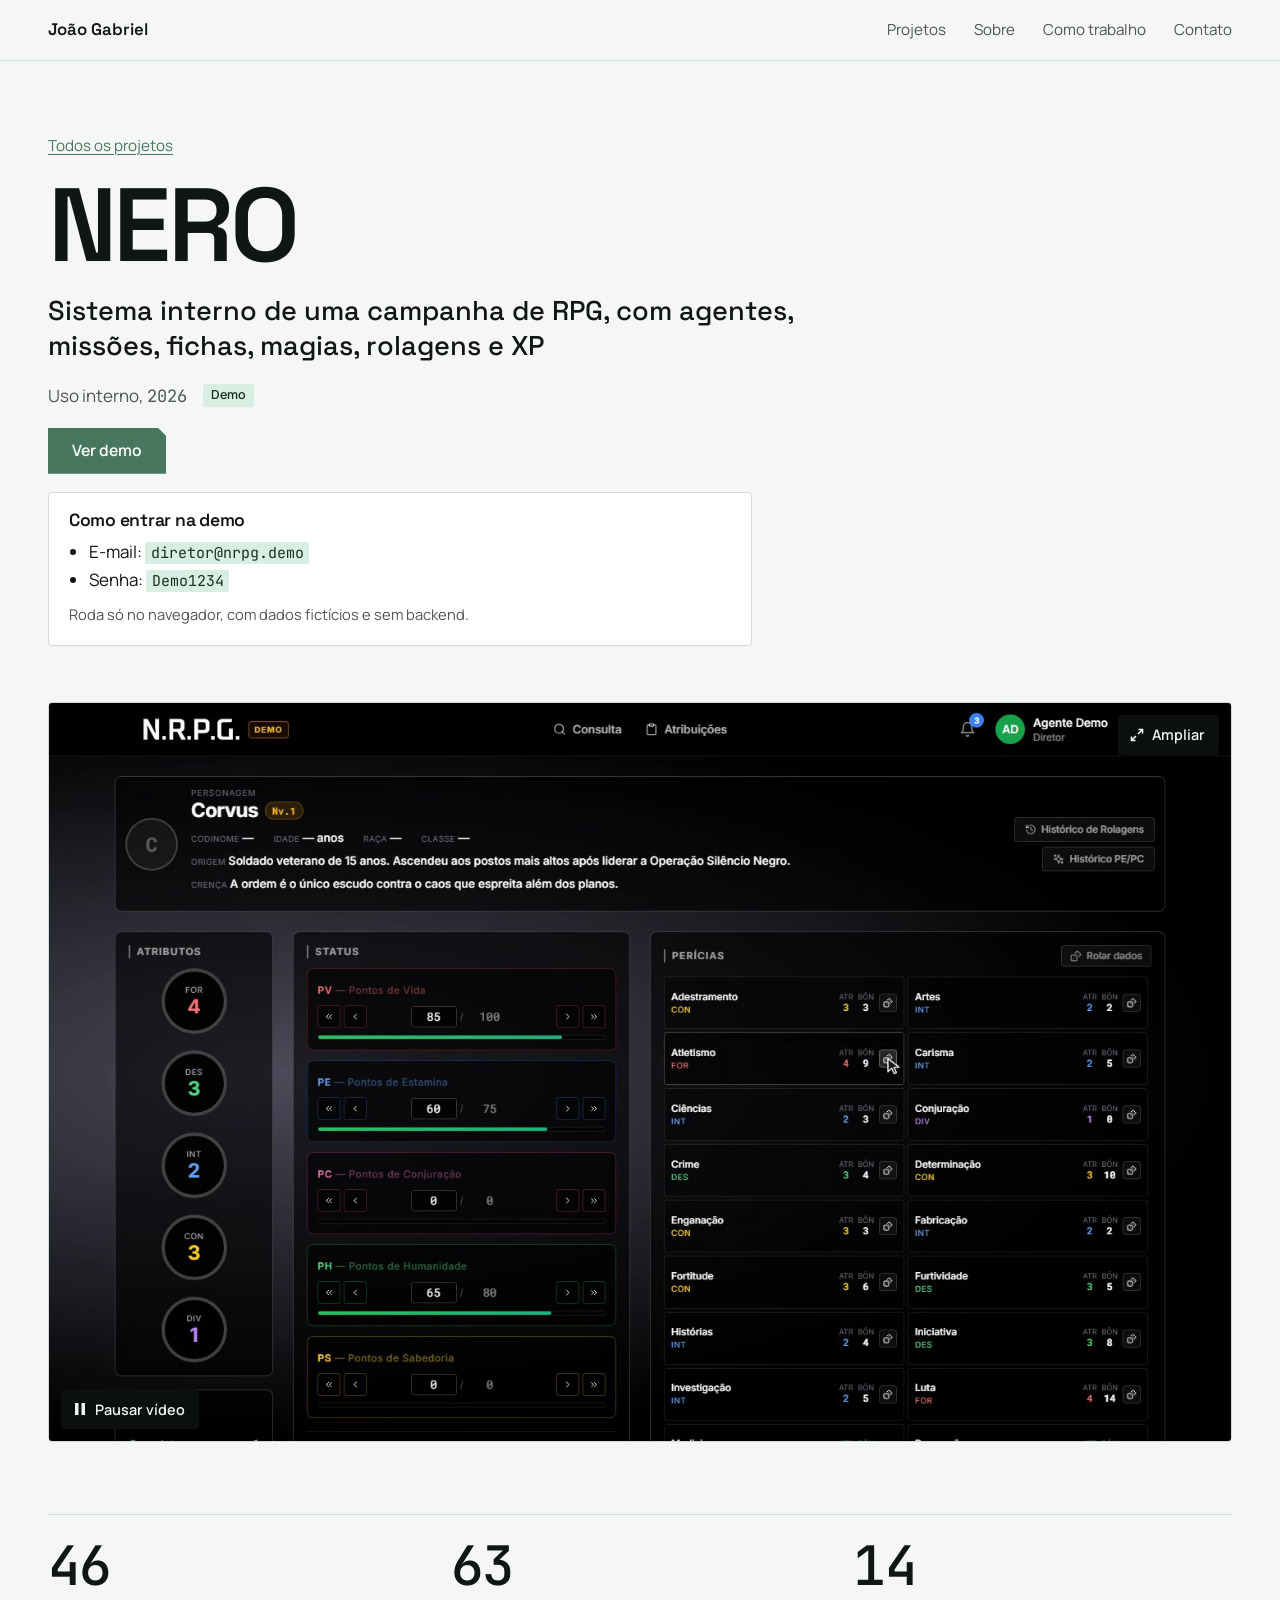
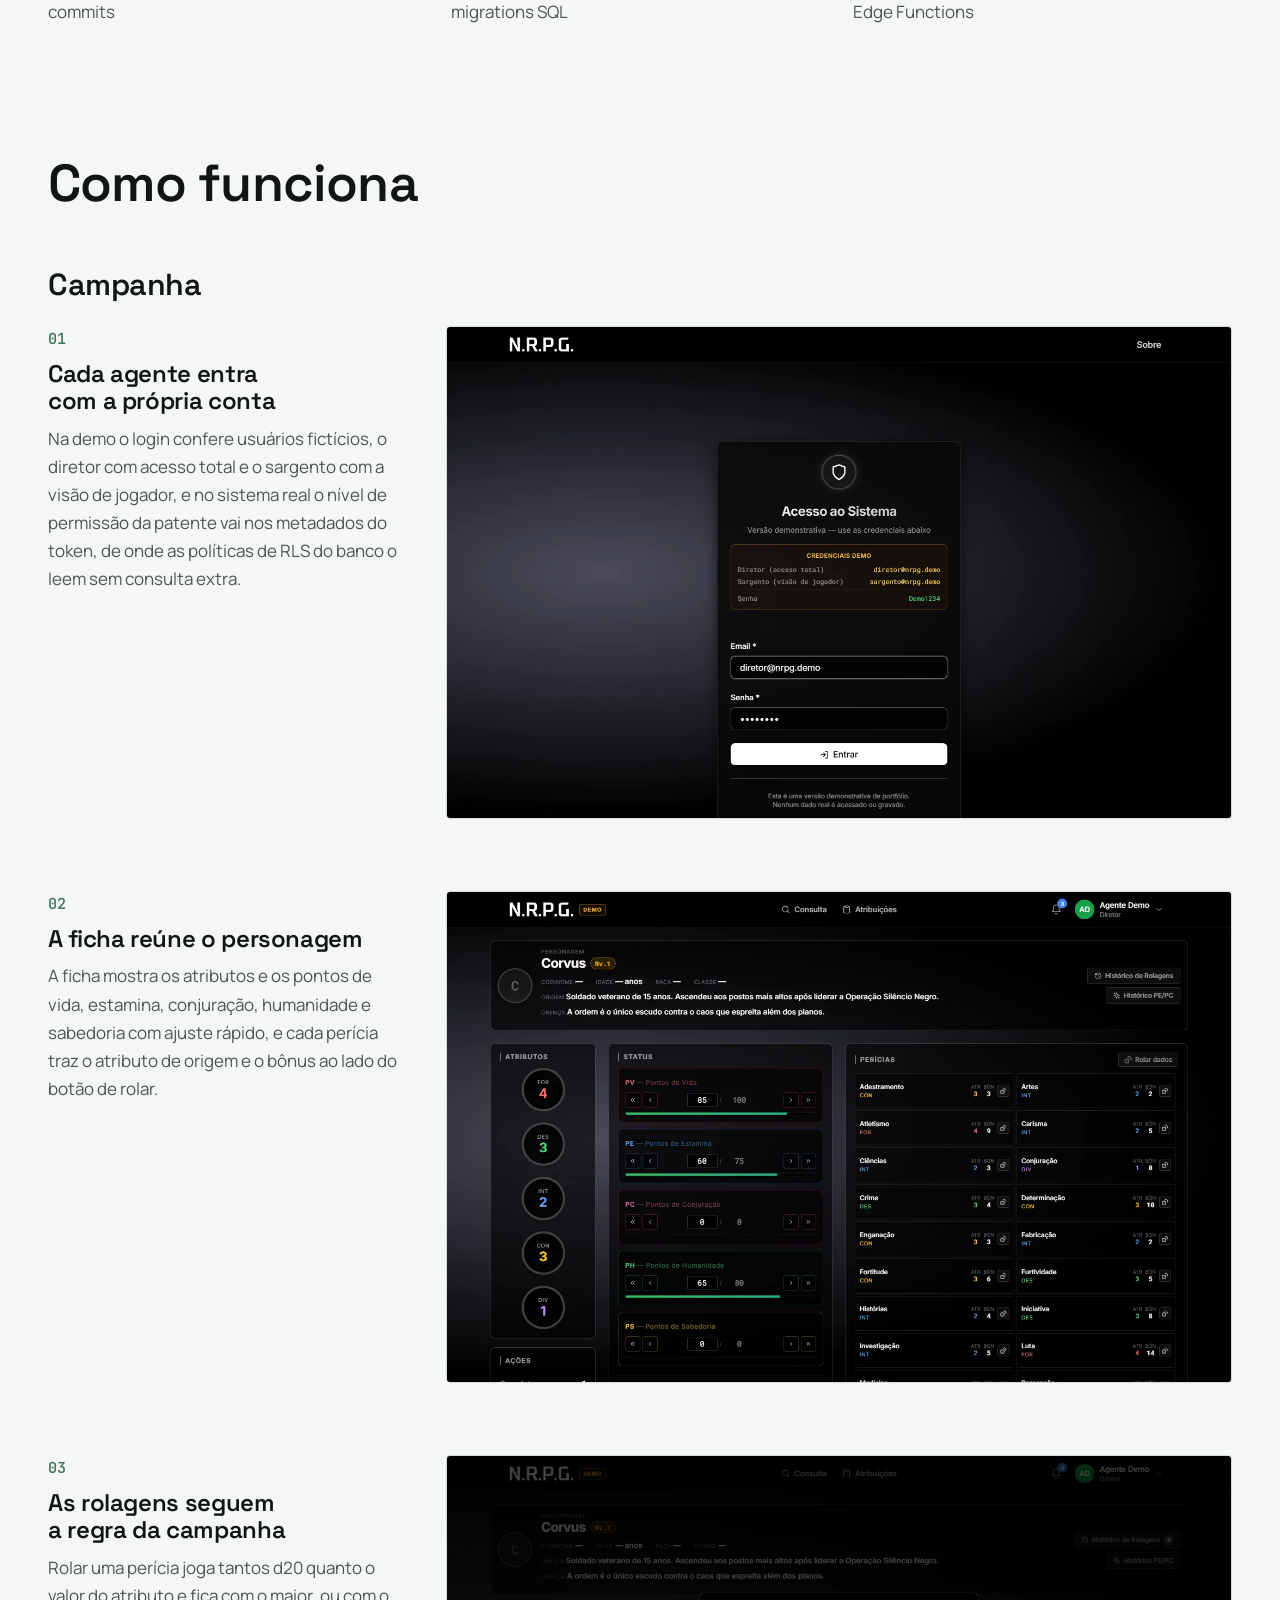
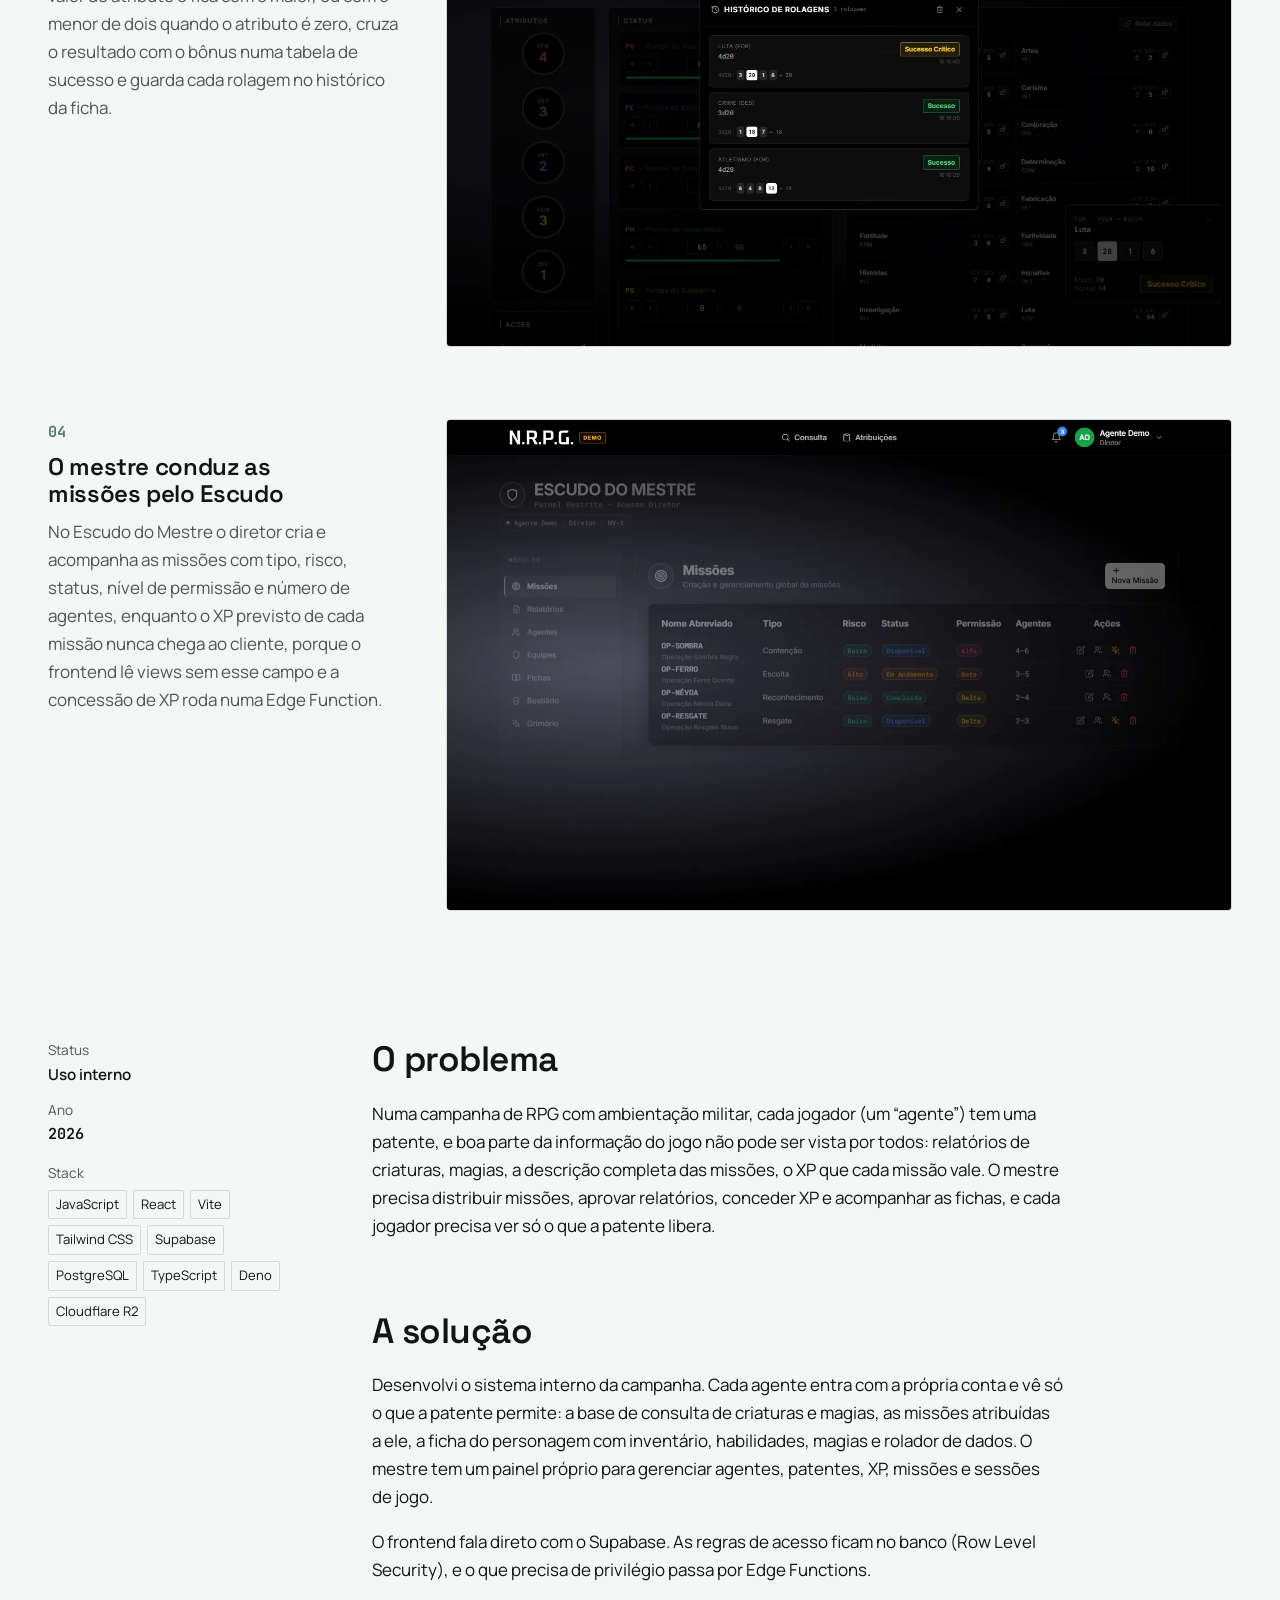
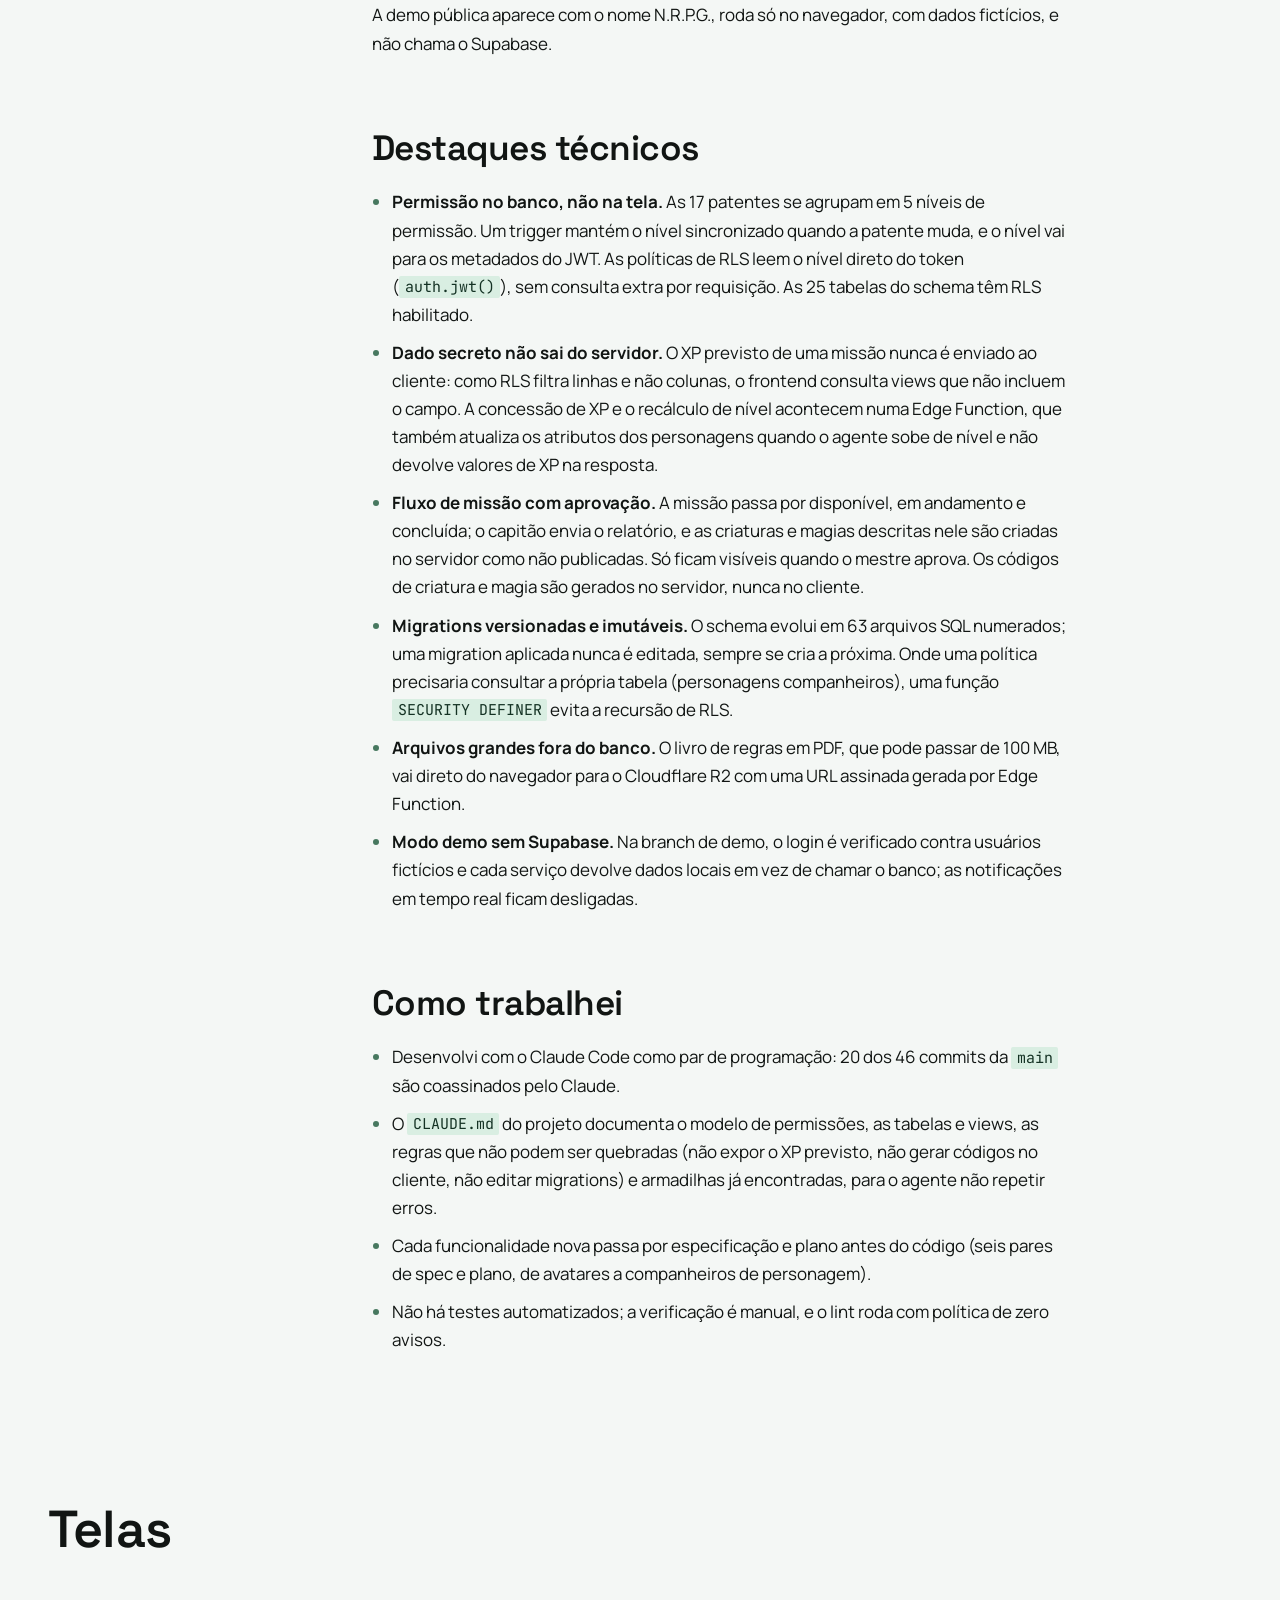
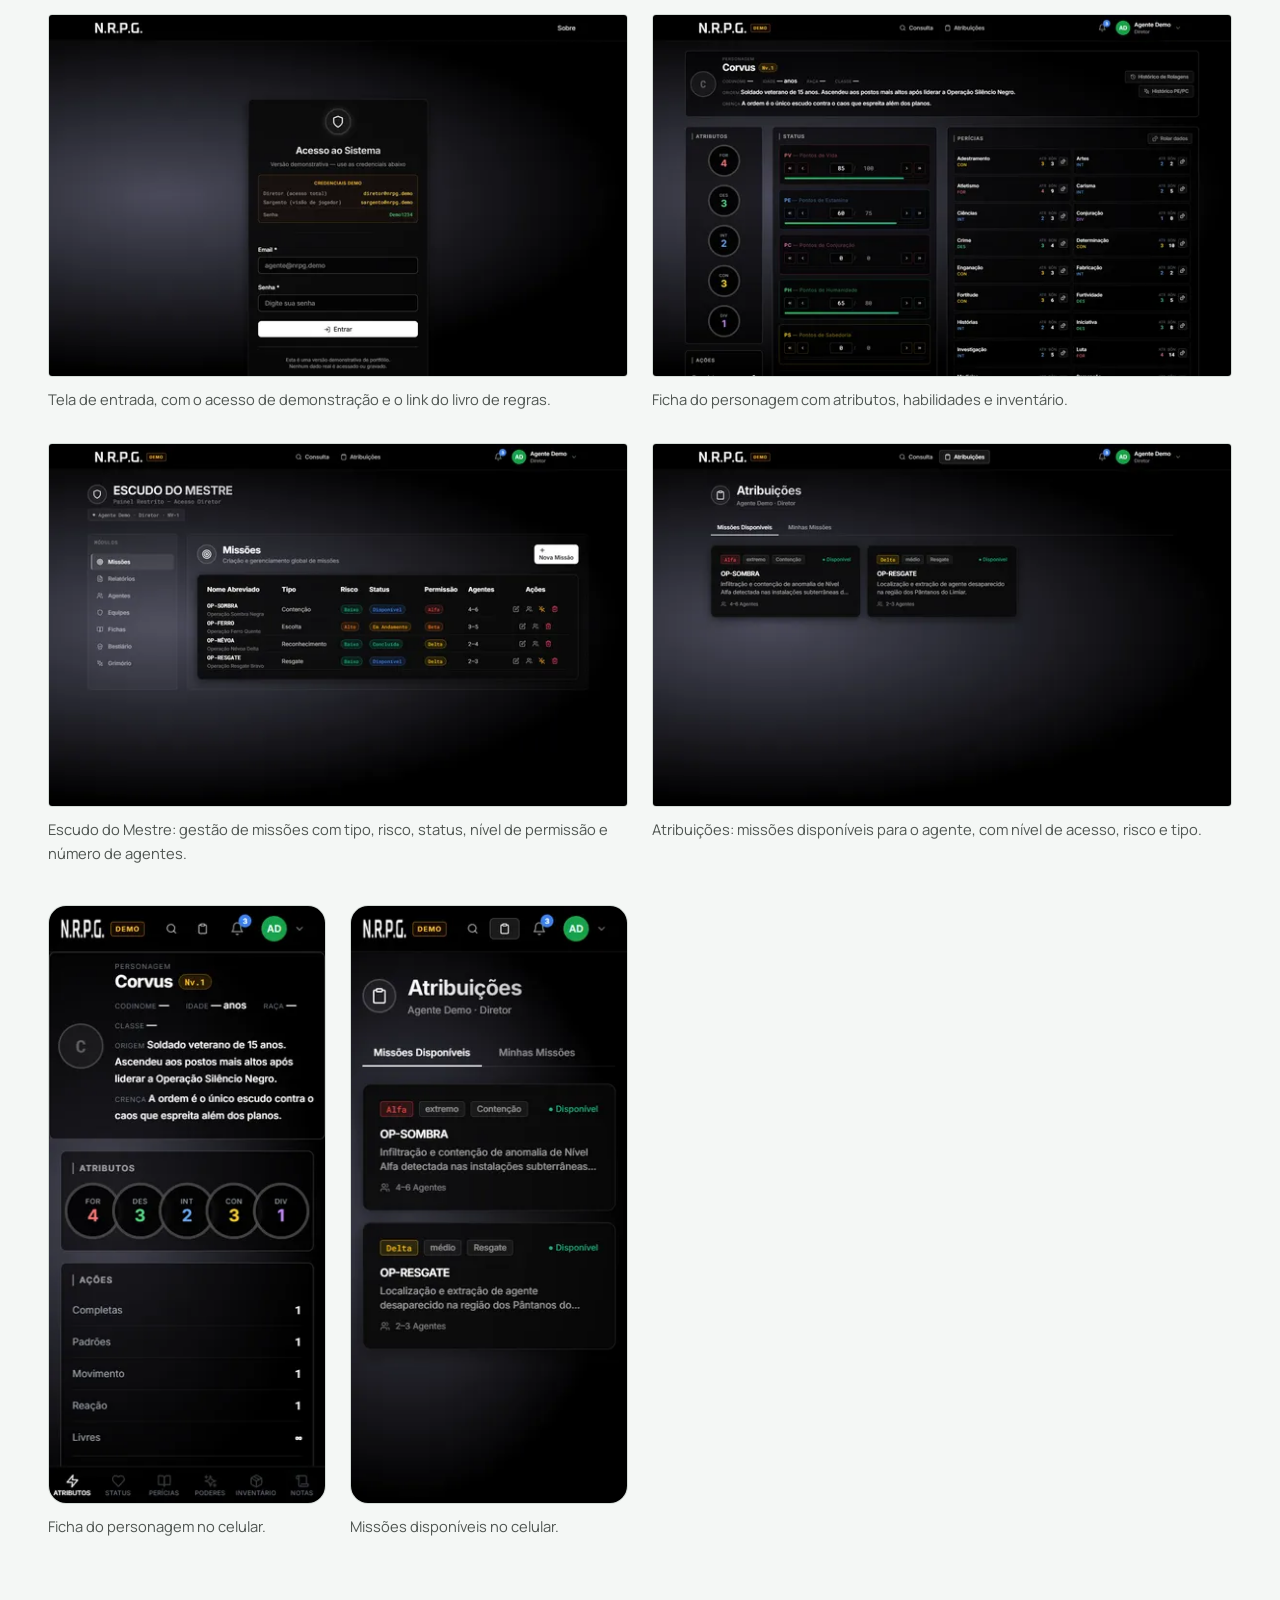
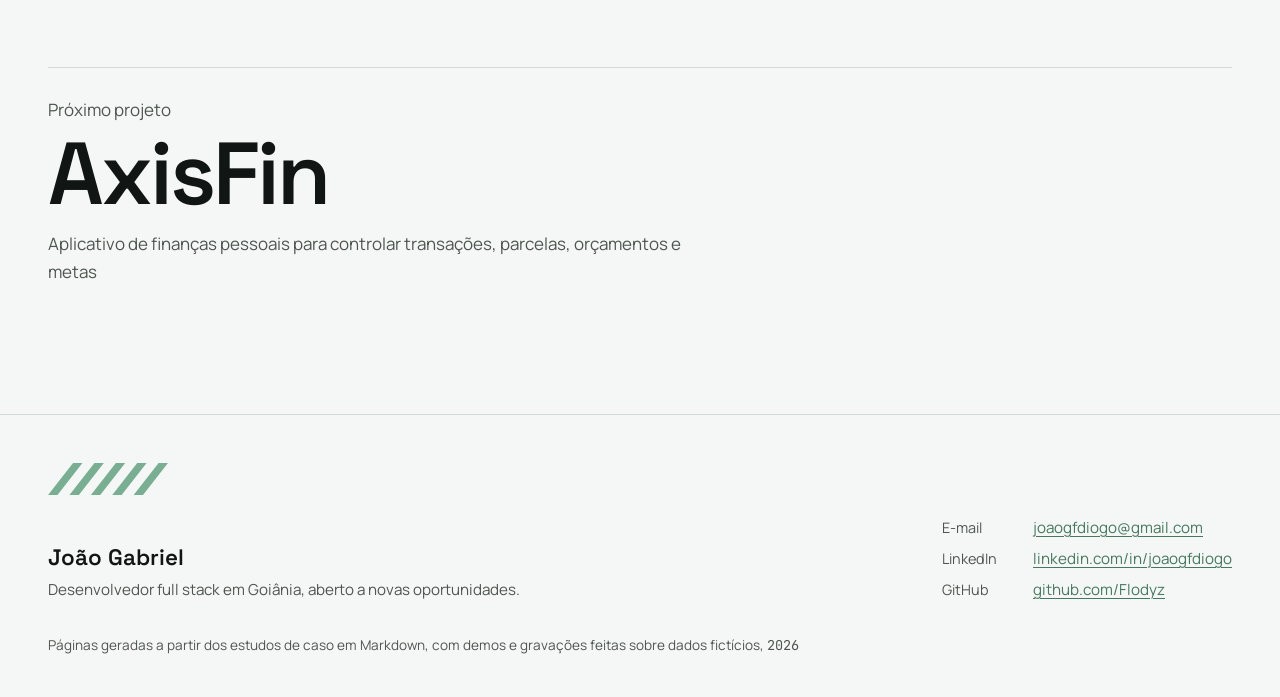
<file: projetos/nero/index.html>
<!DOCTYPE html><html lang="pt-BR"><head><meta charset="utf-8"><meta name="viewport" content="width=device-width, initial-scale=1"><title>NERO: Sistema interno de uma campanha de RPG, com agentes, missões, fichas, magias, rolagens e XP | João Gabriel</title><meta name="description" content="NERO: Sistema interno de uma campanha de RPG, com agentes, missões, fichas, magias, rolagens e XP."><link rel="canonical" href="https://flodyz.github.io/projetos/nero/"><meta name="color-scheme" content="light dark"><meta name="theme-color" content="#F4F7F5" media="(prefers-color-scheme: light)"><meta name="theme-color" content="#0B0F0D" media="(prefers-color-scheme: dark)"><meta property="og:type" content="website"><meta property="og:locale" content="pt_BR"><meta property="og:site_name" content="João Gabriel"><meta property="og:title" content="NERO: Sistema interno de uma campanha de RPG, com agentes, missões, fichas, magias, rolagens e XP | João Gabriel"><meta property="og:description" content="NERO: Sistema interno de uma campanha de RPG, com agentes, missões, fichas, magias, rolagens e XP."><meta property="og:url" content="https://flodyz.github.io/projetos/nero/"><meta property="og:image" content="https://flodyz.github.io/og.png"><meta property="og:image:width" content="1200"><meta property="og:image:height" content="630"><meta name="twitter:card" content="summary_large_image"><link rel="icon" href="/favicon.svg" type="image/svg+xml"><link rel="icon" href="/favicon-32.png" sizes="32x32" type="image/png"><link rel="apple-touch-icon" href="/apple-touch-icon.png"><link rel="sitemap" href="/sitemap.xml"><script>(function(){const timeout = 2500;

      if (!matchMedia('(prefers-reduced-motion: reduce)').matches && 'IntersectionObserver' in window) {
        var root = document.documentElement;
        root.classList.add('reveal-ready');
        setTimeout(function () {
          if (!root.classList.contains('reveal-live')) root.classList.remove('reveal-ready');
        }, timeout);
      }
    })();</script><link rel="stylesheet" href="/_astro/_slug_.CO6CeGa_.css"><link rel="stylesheet" href="/_astro/Base.BBHc918P.css"></head><body><a class="skip-link" href="#conteudo">Pular para o conteúdo</a><header class="site-header"><div class="wrap site-header-inner"><a class="site-name" href="/">João Gabriel</a><nav aria-label="Principal"><ul class="site-nav"><li><a href="/#projetos">Projetos</a></li><li class="nav-optional"><a href="/#sobre">Sobre</a></li><li class="nav-optional"><a href="/#como-trabalho">Como trabalho</a></li><li><a href="#contato">Contato</a></li></ul></nav></div></header><main id="conteudo" class="project"><header class="project-head wrap"><p class="back"><a href="/#projetos">Todos os projetos</a></p><h1 class="project-title" style="view-transition-name: title-nero"><span class="reveal-cut" style="--reveal-delay: 0.05s">NERO</span></h1><p class="project-tagline reveal-cut" style="--reveal-delay: 0.20s">Sistema interno de uma campanha de RPG, com agentes, missões, fichas, magias, rolagens e XP</p><div class="project-meta reveal-cut" style="--reveal-delay: 0.30s"><span>Uso interno, <span class="num">2026</span></span><ul class="badges" aria-label="Selos"><li class="badge badge--demo">Demo</li></ul></div><div class="actions reveal-cut" style="--reveal-delay: 0.35s"><a class="button button--primary" href="https://flodyz.github.io/demo/nero/">Ver demo</a></div><section class="demo-access" aria-labelledby="demo-access-title"><h2 id="demo-access-title">Como entrar na demo</h2><ul><li>E-mail: <code>diretor@nrpg.demo</code></li><li>Senha: <code>Demo1234</code></li></ul><p class="demo-note">Roda só no navegador, com dados fictícios e sem backend.</p></section></header><div class="project-media wrap"><div class="project-media-frame" style="view-transition-name: media-nero"><div class="video-frame" data-video="player"><video muted loop playsinline preload="none" poster="/media/nero/hero.jpg" width="1440" height="900" controls aria-label="Vídeo: Campanha" disablepictureinpicture><source src="/media/nero/hero.webm" type="video/webm"><source src="/media/nero/hero.mp4" type="video/mp4"></video><button class="video-toggle" type="button" data-state="paused" hidden><svg class="icon-play" viewBox="0 0 14 14" aria-hidden="true"><path d="M2 1l11 6-11 6z" fill="currentColor"></path></svg><svg class="icon-pause" viewBox="0 0 14 14" aria-hidden="true"><path d="M2 1h3.5v12H2zM8.5 1H12v12H8.5z" fill="currentColor"></path></svg><span class="video-toggle-label">Reproduzir vídeo</span></button><a class="video-expand" href="/media/nero/hero.mp4" data-lightbox="video" data-lightbox-title="Campanha" data-lightbox-device="desktop" data-lightbox-width="1440" data-lightbox-height="900" data-lightbox-type="video" data-lightbox-webm="/media/nero/hero.webm" data-lightbox-poster="/media/nero/hero.jpg"><svg viewBox="0 0 14 14" aria-hidden="true"><path d="M8.5 1.5h4v4M12.5 1.5L8 6M5.5 12.5h-4v-4M1.5 12.5L6 8"></path></svg>Ampliar<span class="visually-hidden"> vídeo</span></a></div></div></div><div class="wrap"><dl class="metrics" aria-label="Números do projeto"><div class="metric" data-count="46"><dt>commits</dt><dd class="num"><span class="visually-hidden">46</span><span data-count-output aria-hidden="true">46</span></dd></div><div class="metric" data-count="63"><dt>migrations SQL</dt><dd class="num"><span class="visually-hidden">63</span><span data-count-output aria-hidden="true">63</span></dd></div><div class="metric" data-count="14"><dt>Edge Functions</dt><dd class="num"><span class="visually-hidden">14</span><span data-count-output aria-hidden="true">14</span></dd></div></dl></div><section class="section wrap" aria-labelledby="como-funciona-title"><h2 id="como-funciona-title" class="section-title section-head" data-reveal>Como funciona</h2><section class="showcase" aria-labelledby="showcase-0"><h3 id="showcase-0" class="showcase-title">Campanha</h3><ol class="steps"><li class="step" data-reveal><div class="step-text"><span class="step-number num" aria-hidden="true">01</span><h4 class="step-title">Cada agente entra com a própria conta</h4><p>Na demo o login confere usuários fictícios, o diretor com acesso total e o sargento com a visão de jogador, e no sistema real o nível de permissão da patente vai nos metadados do token, de onde as políticas de RLS do banco o leem sem consulta extra.</p></div><figure class="step-media"><a href="/media/nero/step-1.webp" data-lightbox="passos-0" data-lightbox-title="Cada agente entra com a própria conta" data-lightbox-device="desktop" data-lightbox-width="1440" data-lightbox-height="900" data-lightbox-text="Na demo o login confere usuários fictícios, o diretor com acesso total e o sargento com a visão de jogador, e no sistema real o nível de permissão da patente vai nos metadados do token, de onde as políticas de RLS do banco o leem sem consulta extra."><img src="/media/nero/step-1.webp" width="1440" height="900" alt="Cada agente entra com a própria conta" loading="lazy" decoding="async"></a></figure></li><li class="step" data-reveal><div class="step-text"><span class="step-number num" aria-hidden="true">02</span><h4 class="step-title">A ficha reúne o personagem</h4><p>A ficha mostra os atributos e os pontos de vida, estamina, conjuração, humanidade e sabedoria com ajuste rápido, e cada perícia traz o atributo de origem e o bônus ao lado do botão de rolar.</p></div><figure class="step-media"><a href="/media/nero/step-2.webp" data-lightbox="passos-0" data-lightbox-title="A ficha reúne o personagem" data-lightbox-device="desktop" data-lightbox-width="1440" data-lightbox-height="900" data-lightbox-text="A ficha mostra os atributos e os pontos de vida, estamina, conjuração, humanidade e sabedoria com ajuste rápido, e cada perícia traz o atributo de origem e o bônus ao lado do botão de rolar."><img src="/media/nero/step-2.webp" width="1440" height="900" alt="A ficha reúne o personagem" loading="lazy" decoding="async"></a></figure></li><li class="step" data-reveal><div class="step-text"><span class="step-number num" aria-hidden="true">03</span><h4 class="step-title">As rolagens seguem a regra da campanha</h4><p>Rolar uma perícia joga tantos d20 quanto o valor do atributo e fica com o maior, ou com o menor de dois quando o atributo é zero, cruza o resultado com o bônus numa tabela de sucesso e guarda cada rolagem no histórico da ficha.</p></div><figure class="step-media"><a href="/media/nero/step-3.webp" data-lightbox="passos-0" data-lightbox-title="As rolagens seguem a regra da campanha" data-lightbox-device="desktop" data-lightbox-width="1440" data-lightbox-height="900" data-lightbox-text="Rolar uma perícia joga tantos d20 quanto o valor do atributo e fica com o maior, ou com o menor de dois quando o atributo é zero, cruza o resultado com o bônus numa tabela de sucesso e guarda cada rolagem no histórico da ficha."><img src="/media/nero/step-3.webp" width="1440" height="900" alt="As rolagens seguem a regra da campanha" loading="lazy" decoding="async"></a></figure></li><li class="step" data-reveal><div class="step-text"><span class="step-number num" aria-hidden="true">04</span><h4 class="step-title">O mestre conduz as missões pelo Escudo</h4><p>No Escudo do Mestre o diretor cria e acompanha as missões com tipo, risco, status, nível de permissão e número de agentes, enquanto o XP previsto de cada missão nunca chega ao cliente, porque o frontend lê views sem esse campo e a concessão de XP roda numa Edge Function.</p></div><figure class="step-media"><a href="/media/nero/step-4.webp" data-lightbox="passos-0" data-lightbox-title="O mestre conduz as missões pelo Escudo" data-lightbox-device="desktop" data-lightbox-width="1440" data-lightbox-height="900" data-lightbox-text="No Escudo do Mestre o diretor cria e acompanha as missões com tipo, risco, status, nível de permissão e número de agentes, enquanto o XP previsto de cada missão nunca chega ao cliente, porque o frontend lê views sem esse campo e a concessão de XP roda numa Edge Function."><img src="/media/nero/step-4.webp" width="1440" height="900" alt="O mestre conduz as missões pelo Escudo" loading="lazy" decoding="async"></a></figure></li></ol></section></section><div class="section project-layout wrap"><aside class="facts" aria-label="Ficha do projeto"><dl><div><dt>Status</dt><dd>Uso interno</dd></div><div><dt>Ano</dt><dd class="num">2026</dd></div></dl><div><h2 class="facts-heading">Stack</h2><ul class="stack"><li>JavaScript</li><li>React</li><li>Vite</li><li>Tailwind CSS</li><li>Supabase</li><li>PostgreSQL</li><li>TypeScript</li><li>Deno</li><li>Cloudflare R2</li></ul></div></aside><article class="prose" data-case-text><h2 id="o-problema">O problema</h2>
<p>Numa campanha de RPG com ambientação militar, cada jogador (um “agente”) tem uma patente, e boa parte da informação do jogo não pode ser vista por todos: relatórios de criaturas, magias, a descrição completa das missões, o XP que cada missão vale. O mestre precisa distribuir missões, aprovar relatórios, conceder XP e acompanhar as fichas, e cada jogador precisa ver só o que a patente libera.</p>
<h2 id="a-solução">A solução</h2>
<p>Desenvolvi o sistema interno da campanha. Cada agente entra com a própria conta e vê só o que a patente permite: a base de consulta de criaturas e magias, as missões atribuídas a ele, a ficha do personagem com inventário, habilidades, magias e rolador de dados. O mestre tem um painel próprio para gerenciar agentes, patentes, XP, missões e sessões de jogo.</p>
<p>O frontend fala direto com o Supabase. As regras de acesso ficam no banco (Row Level Security), e o que precisa de privilégio passa por Edge Functions.</p>
<p>A demo pública aparece com o nome N.R.P.G., roda só no navegador, com dados fictícios, e não chama o Supabase.</p>
<h2 id="destaques-técnicos">Destaques técnicos</h2>
<ul>
<li><strong>Permissão no banco, não na tela.</strong> As 17 patentes se agrupam em 5 níveis de permissão. Um trigger mantém o nível sincronizado quando a patente muda, e o nível vai para os metadados do JWT. As políticas de RLS leem o nível direto do token (<code>auth.jwt()</code>), sem consulta extra por requisição. As 25 tabelas do schema têm RLS habilitado.</li>
<li><strong>Dado secreto não sai do servidor.</strong> O XP previsto de uma missão nunca é enviado ao cliente: como RLS filtra linhas e não colunas, o frontend consulta views que não incluem o campo. A concessão de XP e o recálculo de nível acontecem numa Edge Function, que também atualiza os atributos dos personagens quando o agente sobe de nível e não devolve valores de XP na resposta.</li>
<li><strong>Fluxo de missão com aprovação.</strong> A missão passa por disponível, em andamento e concluída; o capitão envia o relatório, e as criaturas e magias descritas nele são criadas no servidor como não publicadas. Só ficam visíveis quando o mestre aprova. Os códigos de criatura e magia são gerados no servidor, nunca no cliente.</li>
<li><strong>Migrations versionadas e imutáveis.</strong> O schema evolui em 63 arquivos SQL numerados; uma migration aplicada nunca é editada, sempre se cria a próxima. Onde uma política precisaria consultar a própria tabela (personagens companheiros), uma função <code>SECURITY DEFINER</code> evita a recursão de RLS.</li>
<li><strong>Arquivos grandes fora do banco.</strong> O livro de regras em PDF, que pode passar de 100 MB, vai direto do navegador para o Cloudflare R2 com uma URL assinada gerada por Edge Function.</li>
<li><strong>Modo demo sem Supabase.</strong> Na branch de demo, o login é verificado contra usuários fictícios e cada serviço devolve dados locais em vez de chamar o banco; as notificações em tempo real ficam desligadas.</li>
</ul>
<h2 id="como-trabalhei">Como trabalhei</h2>
<ul>
<li>Desenvolvi com o Claude Code como par de programação: 20 dos 46 commits da <code>main</code> são coassinados pelo Claude.</li>
<li>O <code>CLAUDE.md</code> do projeto documenta o modelo de permissões, as tabelas e views, as regras que não podem ser quebradas (não expor o XP previsto, não gerar códigos no cliente, não editar migrations) e armadilhas já encontradas, para o agente não repetir erros.</li>
<li>Cada funcionalidade nova passa por especificação e plano antes do código (seis pares de spec e plano, de avatares a companheiros de personagem).</li>
<li>Não há testes automatizados; a verificação é manual, e o lint roda com política de zero avisos.</li>
</ul></article></div><section class="section wrap" aria-labelledby="telas-title"><h2 id="telas-title" class="section-title section-head" data-reveal>Telas</h2><div class="gallery"><figure class="shot"><a href="/_astro/01-login.uT4ERUXY.png" data-lightbox="telas" data-lightbox-title="Tela de entrada, com o acesso de demonstração e o link do livro de regras." data-lightbox-device="desktop" data-lightbox-width="1440" data-lightbox-height="900"><img src="/_astro/01-login.uT4ERUXY_ZDYe7O.webp" srcset="/_astro/01-login.uT4ERUXY_Z14ioso.webp 600w, /_astro/01-login.uT4ERUXY_1n4qBi.webp 1080w, /_astro/01-login.uT4ERUXY_ZDYe7O.webp 1440w" alt="Tela de entrada, com o acesso de demonstração e o link do livro de regras." sizes="(min-width: 800px) 600px, 100vw" loading="lazy" decoding="async" width="1440" height="900"></a><figcaption>Tela de entrada, com o acesso de demonstração e o link do livro de regras.</figcaption></figure><figure class="shot"><a href="/_astro/02-ficha.DzHWAtg4.png" data-lightbox="telas" data-lightbox-title="Ficha do personagem com atributos, habilidades e inventário." data-lightbox-device="desktop" data-lightbox-width="1440" data-lightbox-height="900"><img src="/_astro/02-ficha.DzHWAtg4_Z1TDM1q.webp" srcset="/_astro/02-ficha.DzHWAtg4_11iOVG.webp 600w, /_astro/02-ficha.DzHWAtg4_7oRHG.webp 1080w, /_astro/02-ficha.DzHWAtg4_Z1TDM1q.webp 1440w" alt="Ficha do personagem com atributos, habilidades e inventário." sizes="(min-width: 800px) 600px, 100vw" loading="lazy" decoding="async" width="1440" height="900"></a><figcaption>Ficha do personagem com atributos, habilidades e inventário.</figcaption></figure><figure class="shot"><a href="/_astro/03-escudo-missoes.DSeTD25J.png" data-lightbox="telas" data-lightbox-title="Escudo do Mestre: gestão de missões com tipo, risco, status, nível de permissão e número de agentes." data-lightbox-device="desktop" data-lightbox-width="1440" data-lightbox-height="900"><img src="/_astro/03-escudo-missoes.DSeTD25J_ZoqHJF.webp" srcset="/_astro/03-escudo-missoes.DSeTD25J_ZFSvAA.webp 600w, /_astro/03-escudo-missoes.DSeTD25J_2nm0Re.webp 1080w, /_astro/03-escudo-missoes.DSeTD25J_ZoqHJF.webp 1440w" alt="Escudo do Mestre: gestão de missões com tipo, risco, status, nível de permissão e número de agentes." sizes="(min-width: 800px) 600px, 100vw" loading="lazy" decoding="async" width="1440" height="900"></a><figcaption>Escudo do Mestre: gestão de missões com tipo, risco, status, nível de permissão e número de agentes.</figcaption></figure><figure class="shot"><a href="/_astro/04-atribuicoes.zS-eFH6h.png" data-lightbox="telas" data-lightbox-title="Atribuições: missões disponíveis para o agente, com nível de acesso, risco e tipo." data-lightbox-device="desktop" data-lightbox-width="1440" data-lightbox-height="900"><img src="/_astro/04-atribuicoes.zS-eFH6h_Z21Giua.webp" srcset="/_astro/04-atribuicoes.zS-eFH6h_2bhFVW.webp 600w, /_astro/04-atribuicoes.zS-eFH6h_Z1WHcG.webp 1080w, /_astro/04-atribuicoes.zS-eFH6h_Z21Giua.webp 1440w" alt="Atribuições: missões disponíveis para o agente, com nível de acesso, risco e tipo." sizes="(min-width: 800px) 600px, 100vw" loading="lazy" decoding="async" width="1440" height="900"></a><figcaption>Atribuições: missões disponíveis para o agente, com nível de acesso, risco e tipo.</figcaption></figure></div><div class="gallery gallery--mobile"><figure class="shot shot--mobile"><a href="/_astro/05-mobile-ficha.BBJzk1mr.png" data-lightbox="telas" data-lightbox-title="Ficha do personagem no celular." data-lightbox-device="mobile" data-lightbox-width="390" data-lightbox-height="844"><img src="/_astro/05-mobile-ficha.BBJzk1mr_jTEnd.webp" srcset="/_astro/05-mobile-ficha.BBJzk1mr_12N8ys.webp 280w, /_astro/05-mobile-ficha.BBJzk1mr_jTEnd.webp 390w" alt="Ficha do personagem no celular." sizes="280px" loading="lazy" decoding="async" width="390" height="844"></a><figcaption>Ficha do personagem no celular.</figcaption></figure><figure class="shot shot--mobile"><a href="/_astro/06-mobile-atribuicoes.DBWaRXOC.png" data-lightbox="telas" data-lightbox-title="Missões disponíveis no celular." data-lightbox-device="mobile" data-lightbox-width="390" data-lightbox-height="844"><img src="/_astro/06-mobile-atribuicoes.DBWaRXOC_ZDXjt3.webp" srcset="/_astro/06-mobile-atribuicoes.DBWaRXOC_ZPnv5r.webp 280w, /_astro/06-mobile-atribuicoes.DBWaRXOC_ZDXjt3.webp 390w" alt="Missões disponíveis no celular." sizes="280px" loading="lazy" decoding="async" width="390" height="844"></a><figcaption>Missões disponíveis no celular.</figcaption></figure></div></section><div class="wrap"><a class="next" href="/projetos/axisfin/"><span class="next-label">Próximo projeto</span><span class="next-title">AxisFin</span><span class="next-tagline">Aplicativo de finanças pessoais para controlar transações, parcelas, orçamentos e metas</span></a></div><dialog class="lightbox" aria-labelledby="lightbox-title" data-lightbox-dialog data-astro-cid-utnzf2kr><div class="lightbox-inner" data-astro-cid-utnzf2kr><div class="lightbox-bar" data-astro-cid-utnzf2kr><div class="lightbox-position" data-lightbox-position data-astro-cid-utnzf2kr><span class="lightbox-ticks" data-lightbox-ticks aria-hidden="true" data-astro-cid-utnzf2kr></span><span class="lightbox-count num" data-lightbox-count data-astro-cid-utnzf2kr></span></div><button class="lightbox-button lightbox-close" type="button" aria-label="Fechar visualizador" data-lightbox-close autofocus data-astro-cid-utnzf2kr><svg viewBox="0 0 16 16" aria-hidden="true" data-astro-cid-utnzf2kr><path d="M3 3l10 10M13 3L3 13" data-astro-cid-utnzf2kr></path></svg></button></div><button class="lightbox-button lightbox-nav lightbox-prev" type="button" aria-label="Anterior" data-lightbox-step="-1" data-astro-cid-utnzf2kr><svg viewBox="0 0 16 16" aria-hidden="true" data-astro-cid-utnzf2kr><path d="M10 2L4 8l6 6" data-astro-cid-utnzf2kr></path></svg></button><div class="lightbox-stage" data-lightbox-stage data-astro-cid-utnzf2kr></div><button class="lightbox-button lightbox-nav lightbox-next" type="button" aria-label="Próxima" data-lightbox-step="1" data-astro-cid-utnzf2kr><svg viewBox="0 0 16 16" aria-hidden="true" data-astro-cid-utnzf2kr><path d="M6 2l6 6-6 6" data-astro-cid-utnzf2kr></path></svg></button><div class="lightbox-caption" data-astro-cid-utnzf2kr><h2 id="lightbox-title" class="lightbox-title" data-lightbox-title data-astro-cid-utnzf2kr></h2><p class="lightbox-text" data-lightbox-text hidden data-astro-cid-utnzf2kr></p><p class="lightbox-hint" data-astro-cid-utnzf2kr>Deslize o vídeo para o lado para ver o resto da tela.</p></div><p class="visually-hidden" aria-live="polite" data-lightbox-status data-astro-cid-utnzf2kr></p></div></dialog><script type="module">var e={group:`data-lightbox`,type:`data-lightbox-type`,title:`data-lightbox-title`,text:`data-lightbox-text`,device:`data-lightbox-device`,width:`data-lightbox-width`,height:`data-lightbox-height`,webm:`data-lightbox-webm`,poster:`data-lightbox-poster`},t=48,n=1.5,r=2,i=`img, video, button, .lightbox-caption, .lightbox-position`,a=matchMedia(`(prefers-reduced-motion: reduce)`),o=document.documentElement;function s(s){let c=e=>{let t=s.querySelector(e);if(!t)throw Error(`[lightbox] ${e} não está no <dialog>`);return t},l=c(`[data-lightbox-stage]`),u=c(`[data-lightbox-title]`),d=c(`[data-lightbox-text]`),f=c(`[data-lightbox-count]`),p=c(`[data-lightbox-ticks]`),m=c(`[data-lightbox-status]`),h=[...s.querySelectorAll(`[data-lightbox-step]`)],g=[],_=0,v=[],y=(e,t)=>e.getAttribute(t)??``;function b(t){let n=y(t,e.width),r=y(t,e.height),i=y(t,e.type)===`video`?S(t):x(t);return i.className=`lightbox-media`,i.style.setProperty(`--w`,n),i.style.setProperty(`--h`,r),i}function x(t){let n=document.createElement(`img`);return n.src=t.href,n.alt=y(t,e.title),n.decoding=`async`,n}function S(t){let n=document.createElement(`video`);n.muted=!0,n.defaultMuted=!0,n.loop=!0,n.playsInline=!0,n.controls=!0,n.disablePictureInPicture=!0,n.autoplay=!a.matches,n.poster=y(t,e.poster),n.setAttribute(`controlslist`,`nodownload noremoteplayback`),n.setAttribute(`aria-label`,y(t,e.title));for(let[r,i]of[[y(t,e.webm),`video/webm`],[t.href,`video/mp4`]]){let e=document.createElement(`source`);e.src=r,e.type=i,n.append(e)}return n}function C(e){p.replaceChildren(...Array.from({length:e},(e,t)=>{let n=document.createElement(`span`);return n.className=`lightbox-tick`,t===_&&(n.dataset.current=``),n}))}function w(){let t=g[_],n=g.length,i=y(t,e.text),a=Number(y(t,e.width))/Number(y(t,e.height));s.dataset.device=y(t,e.device),s.toggleAttribute(`data-wide`,y(t,e.type)===`video`&&a>=r),l.replaceChildren(b(t)),l.scrollLeft=0,u.textContent=y(t,e.title),d.textContent=i,d.hidden=i===``;let o=`${_+1} de ${n}`;f.textContent=o,s.toggleAttribute(`data-single`,n<2);for(let e of h)e.hidden=n<2;return C(n),o}function T(){for(let t of[-1,1]){let n=g[(_+t+g.length)%g.length];n!==g[_]&&y(n,e.type)!==`video`&&(new Image().src=n.href)}}function E(t){if(g.length<2)return;_=(_+t+g.length)%g.length;let n=w();m.textContent=`${y(g[_],e.title)}, ${n}`,T()}function D(t){let n=y(t,e.group);g=[...document.querySelectorAll(`a[${e.group}]`)].filter(t=>y(t,e.group)===n),_=g.indexOf(t),w(),m.textContent=``,v=[...document.querySelectorAll(`main video`)].filter(e=>!e.paused&&!s.contains(e));for(let e of v)e.pause();o.classList.add(`lightbox-open`),s.showModal(),T()}s.addEventListener(`close`,()=>{l.replaceChildren(),o.classList.remove(`lightbox-open`);for(let e of v)e.play().catch(()=>void 0);v=[],g[_]?.focus()}),s.addEventListener(`click`,e=>{let t=e.target,n=t.closest(`[data-lightbox-step]`);n?E(Number(n.dataset.lightboxStep)):(t.closest(`[data-lightbox-close]`)||!t.closest(i))&&s.close()}),s.addEventListener(`keydown`,e=>{e.key!==`ArrowLeft`&&e.key!==`ArrowRight`||e.target.closest(`video`)||(e.preventDefault(),E(e.key===`ArrowRight`?1:-1))});let O;l.addEventListener(`touchstart`,e=>{let t=e.touches[0];O=e.touches.length===1?{x:t.clientX,y:t.clientY}:void 0},{passive:!0}),l.addEventListener(`touchmove`,e=>{e.touches.length>1&&(O=void 0)},{passive:!0}),l.addEventListener(`touchend`,e=>{let r=O;if(O=void 0,!r||(window.visualViewport?.scale??1)>1)return;let i=e.changedTouches[0],a=i.clientX-r.x,o=i.clientY-r.y;Math.abs(a)<t||Math.abs(a)<Math.abs(o)*n||E(a<0?1:-1)}),document.addEventListener(`click`,t=>{if(t.defaultPrevented||t.button!==0||t.metaKey||t.ctrlKey||t.shiftKey||t.altKey)return;let n=t.target.closest(`a[${e.group}]`);n&&(t.preventDefault(),D(n))})}var c=document.querySelector(`[data-lightbox-dialog]`);c&&typeof c.showModal==`function`&&s(c);</script></main><footer class="site-footer" id="contato"><div class="wrap"><svg viewBox="0 0 179.5 48" class="footer-tracos" aria-hidden="true" focusable="false"><polygon points="0,48 14,48 51.5,0 37.5,0" fill="currentColor"></polygon><polygon points="32,48 46,48 83.5,0 69.5,0" fill="currentColor"></polygon><polygon points="64,48 78,48 115.5,0 101.5,0" fill="currentColor"></polygon><polygon points="96,48 110,48 147.5,0 133.5,0" fill="currentColor"></polygon><polygon points="128,48 142,48 179.5,0 165.5,0" fill="currentColor"></polygon></svg><div class="footer-inner"><div><p class="footer-name">João Gabriel</p><p>Desenvolvedor full stack em Goiânia, aberto a novas oportunidades.</p></div><ul class="contacts"><li><span class="contact-label">E-mail</span> <a href="mailto:joaogfdiogo@gmail.com">joaogfdiogo@gmail.com</a></li><li><span class="contact-label">LinkedIn</span> <a href="https://www.linkedin.com/in/joaogfdiogo/">linkedin.com/in/joaogfdiogo</a></li><li><span class="contact-label">GitHub</span> <a href="https://github.com/Flodyz">github.com/Flodyz</a></li></ul></div><p class="footer-note">Páginas geradas a partir dos estudos de caso em Markdown, com demos e gravações feitas sobre dados fictícios, <span class="num">2026</span></p></div></footer><script type="module">var e=matchMedia(`(prefers-reduced-motion: reduce)`),t=matchMedia(`(hover: hover) and (pointer: fine)`),n=document.documentElement,r=`300px 0px`,i=.5,a=1200,o=new Intl.NumberFormat(`pt-BR`);function s(){if(n.classList.add(`reveal-live`),!n.classList.contains(`reveal-ready`))return;let e=new IntersectionObserver(t=>{for(let n of t)n.isIntersecting&&(n.target.classList.add(`is-in`),e.unobserve(n.target))},{rootMargin:`0px 0px -10% 0px`});for(let t of document.querySelectorAll(`[data-reveal]`))e.observe(t)}function c(e){let t=Number(e.dataset.count),n=e.querySelector(`[data-count-output]`);if(!n||!Number.isFinite(t))return;let r=performance.now(),i=e=>{let s=Math.min((e-r)/a,1),c=1-(1-s)**3;n.textContent=o.format(Math.round(t*c)),s<1&&requestAnimationFrame(i)};requestAnimationFrame(i)}function l(){if(e.matches)return;let t=new IntersectionObserver(e=>{for(let n of e)n.isIntersecting&&(c(n.target),t.unobserve(n.target))},{threshold:.6});for(let e of document.querySelectorAll(`[data-count]`))t.observe(e)}function u(e,t){e.dataset.state=t?`playing`:`paused`;let n=e.querySelector(`.video-toggle-label`);n&&(n.textContent=t?`Pausar vídeo`:`Reproduzir vídeo`)}async function d(e){try{return await e.play(),!0}catch{return!1}}function f(t){let n=t.querySelector(`video`),a=t.querySelector(`.video-toggle`);if(!n||!a)return;n.controls=!1,a.hidden=!1;let o=e.matches;n.addEventListener(`play`,()=>u(a,!0)),n.addEventListener(`pause`,()=>u(a,!1)),a.addEventListener(`click`,async()=>{n.paused?(o=!1,await d(n)):(o=!0,n.pause())}),new IntersectionObserver(e=>{for(let t of e){t.isIntersecting&&n.preload===`none`&&(n.preload=`auto`);let e=t.intersectionRatio>=i;e&&n.paused&&!o&&d(n),!e&&!n.paused&&n.pause()}},{rootMargin:r,threshold:[0,i]}).observe(n)}function p(n){let i=n.querySelector(`video`),a=n.closest(`.card`);if(!i||!a||e.matches||!t.matches)return;let o=new IntersectionObserver(e=>{e.some(e=>e.isIntersecting)&&(i.preload=`auto`,o.disconnect())},{rootMargin:r});o.observe(i);let s=!1;i.addEventListener(`playing`,()=>n.classList.toggle(`is-playing`,s));let c=()=>{s=!0,d(i)},l=()=>{s=!1,n.classList.remove(`is-playing`),i.pause(),i.currentTime=0};a.addEventListener(`pointerenter`,c),a.addEventListener(`pointerleave`,l),a.addEventListener(`focusin`,c),a.addEventListener(`focusout`,l)}function m(){for(let e of document.querySelectorAll(`[data-video="player"]`))f(e);for(let e of document.querySelectorAll(`[data-video="preview"]`))p(e)}var h=.2,g={beforeClient:1100,audioPlay:1800,afterAudio:500,beforeTyping:450,typing:1400},_={skip:`Pular animação`,replay:`Tocar de novo`},v=e=>new Promise(t=>setTimeout(t,e));function y(e){let t=e.querySelector(`[data-conversation-toggle]`),n=[...e.querySelectorAll(`.msg`)];if(!t||n.length===0)return;let r=0,i=!1,a=e=>{i=e,t.textContent=e?_.skip:_.replay},o=()=>{e.dataset.live=``;for(let e of n)e.dataset.state=`pending`,delete e.dataset.audio,delete e.dataset.transcribed},s=()=>{r+=1,delete e.dataset.live,a(!1)},c=async()=>{let e=++r;o(),a(!0);let t=()=>e===r;for(let e of n){if(e.dataset.author===`ai`){if(await v(g.beforeTyping),!t())return;e.dataset.state=`typing`,await v(g.typing)}else await v(g.beforeClient);if(!t())return;if(e.dataset.state=`shown`,e.dataset.kind===`audio`){if(e.dataset.audio=`playing`,await v(g.audioPlay),!t())return;e.dataset.transcribed=``,await v(g.afterAudio)}}t()&&a(!1)};t.addEventListener(`click`,()=>{i?s():c()}),o(),a(!0),t.hidden=!1;let l=new IntersectionObserver(t=>{t.some(e=>e.isIntersecting)&&(l.disconnect(),e.dataset.live!==void 0&&c())},{threshold:h});l.observe(e)}function b(){if(!e.matches)for(let e of document.querySelectorAll(`[data-conversation]`))y(e)}s(),l(),m(),b();</script></body></html>
</file>
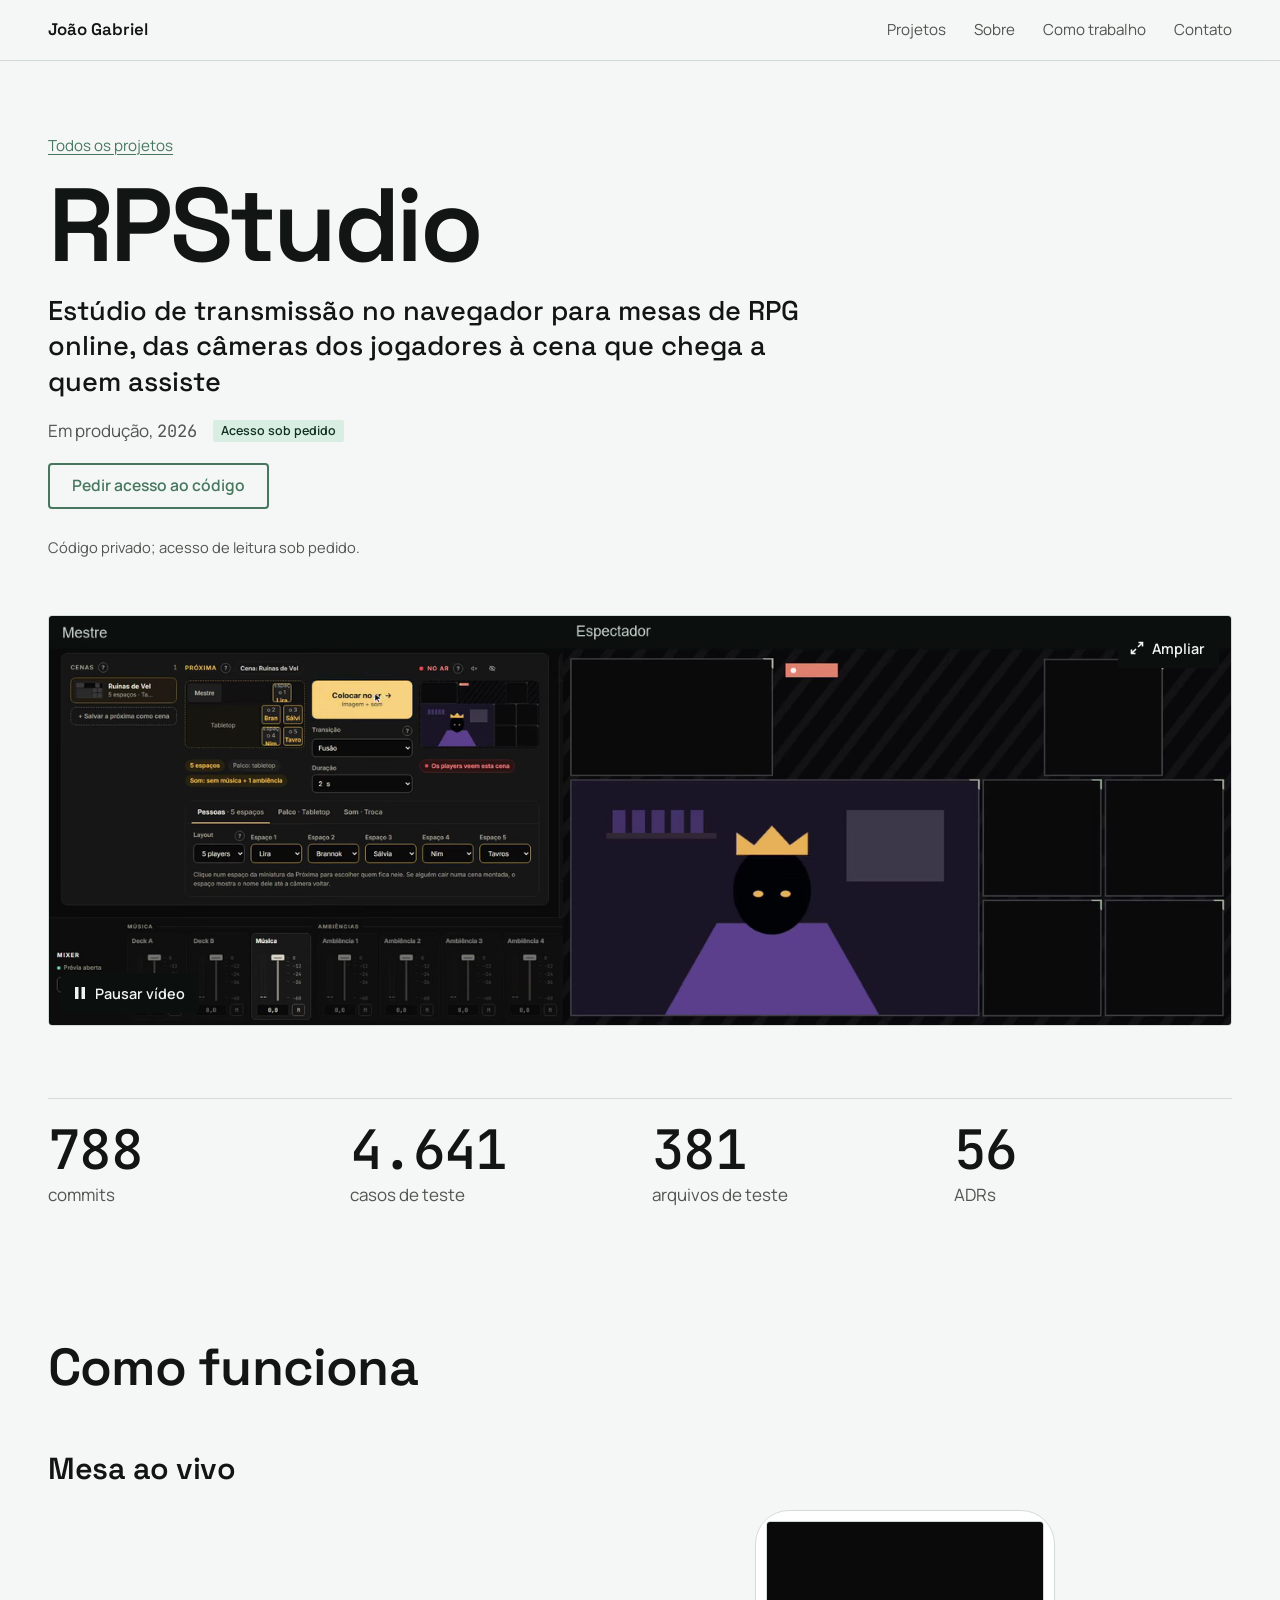
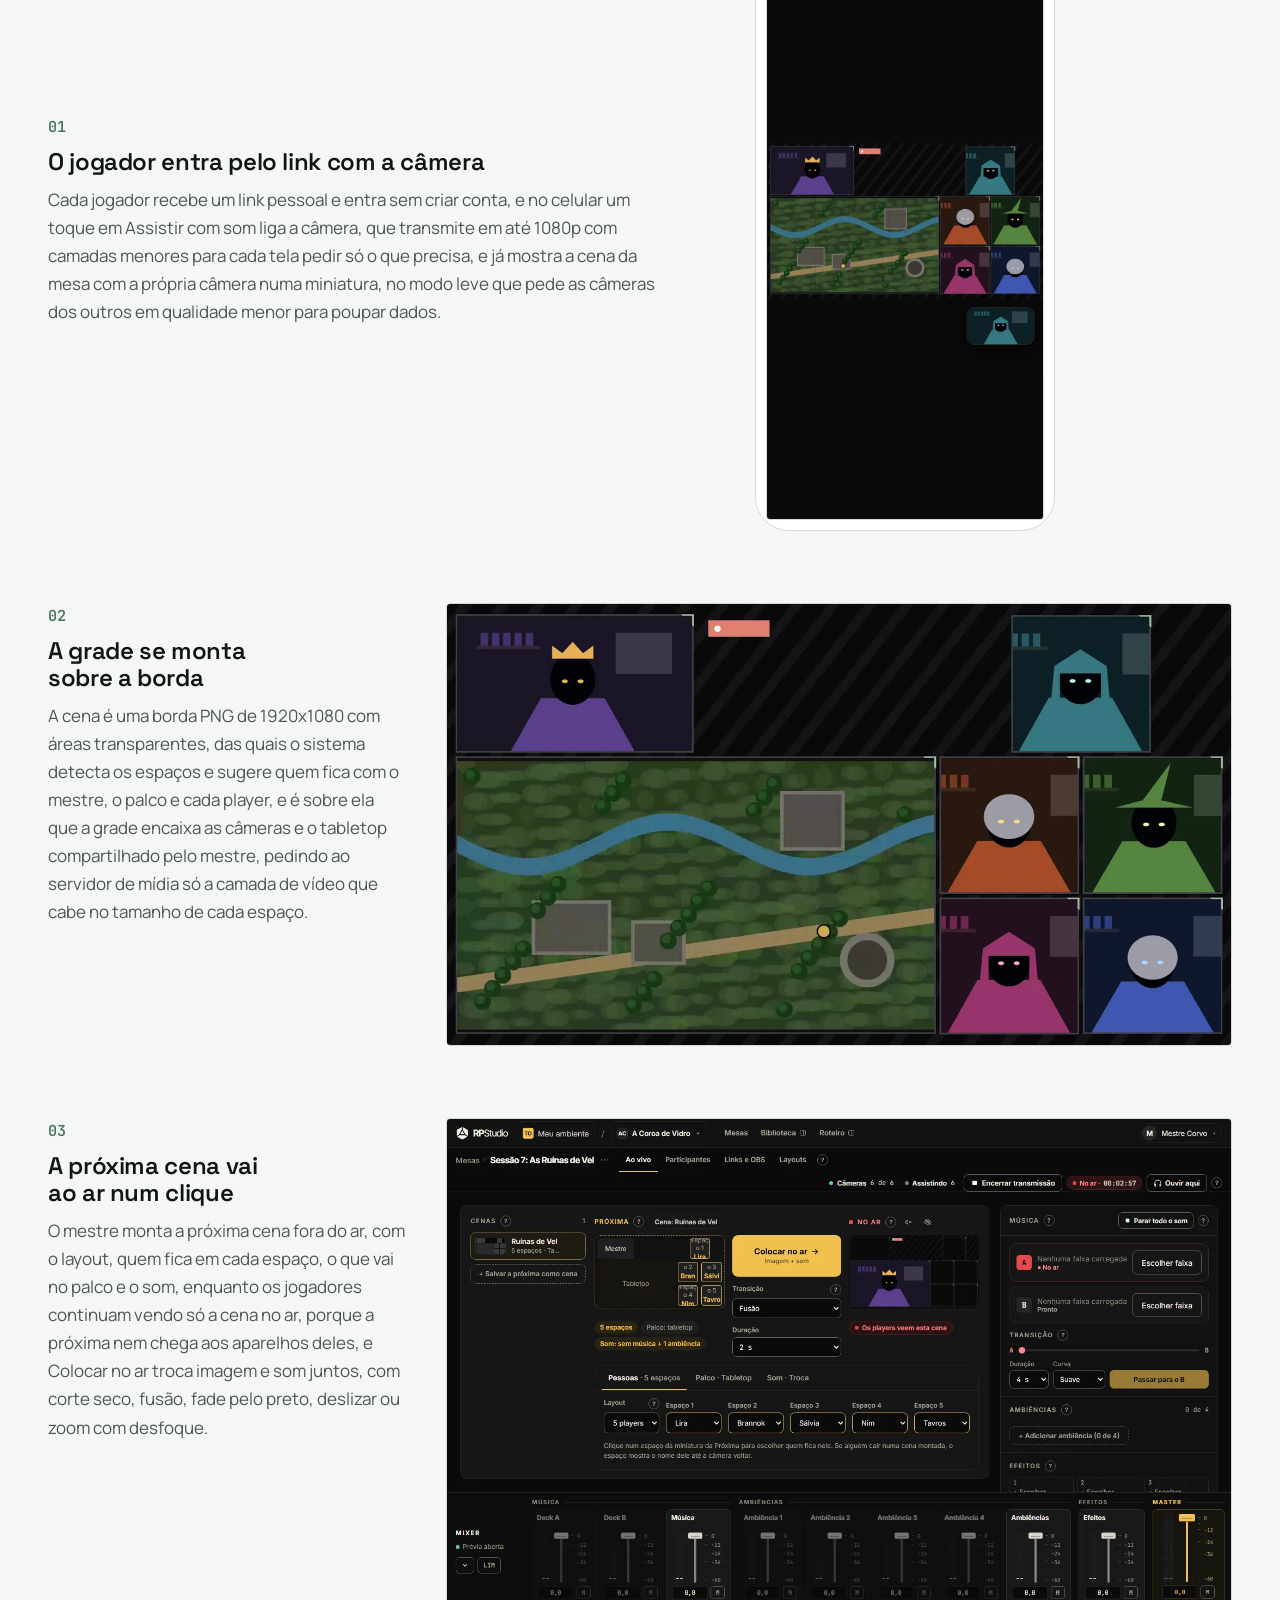
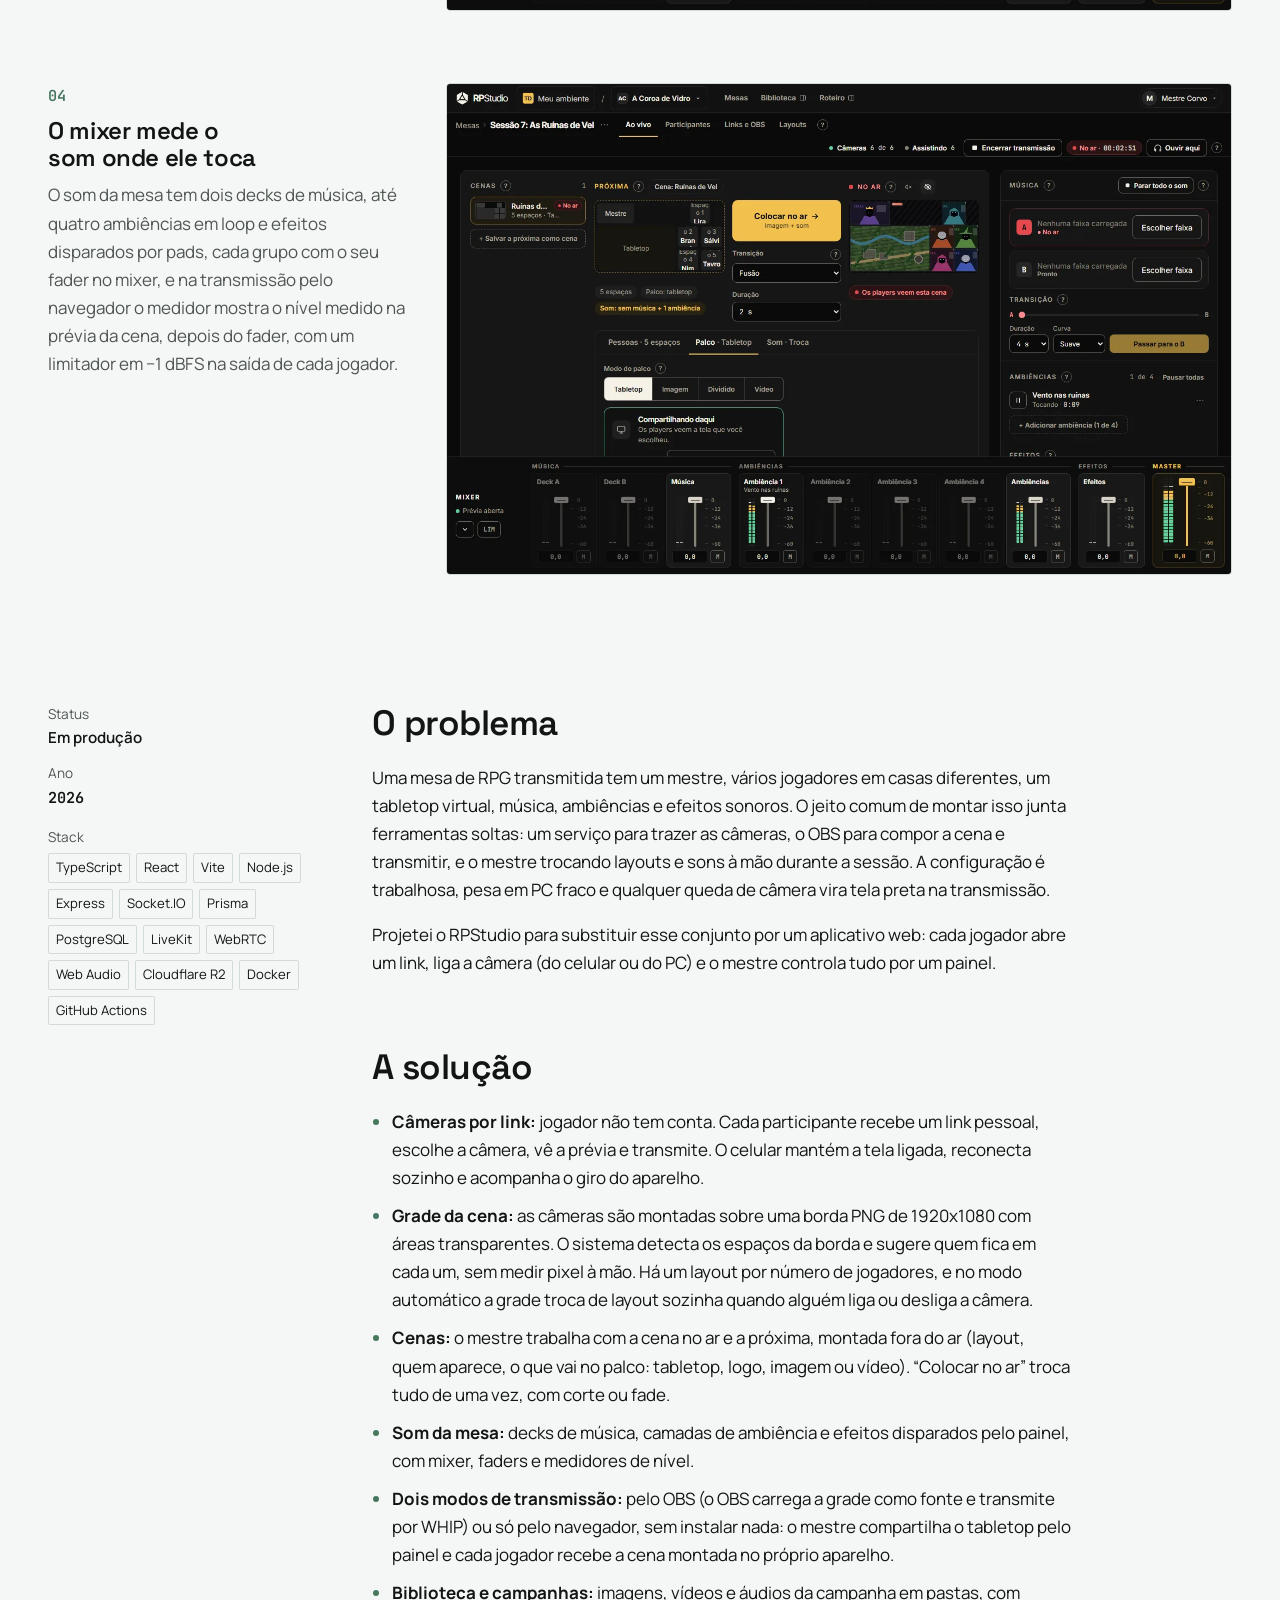
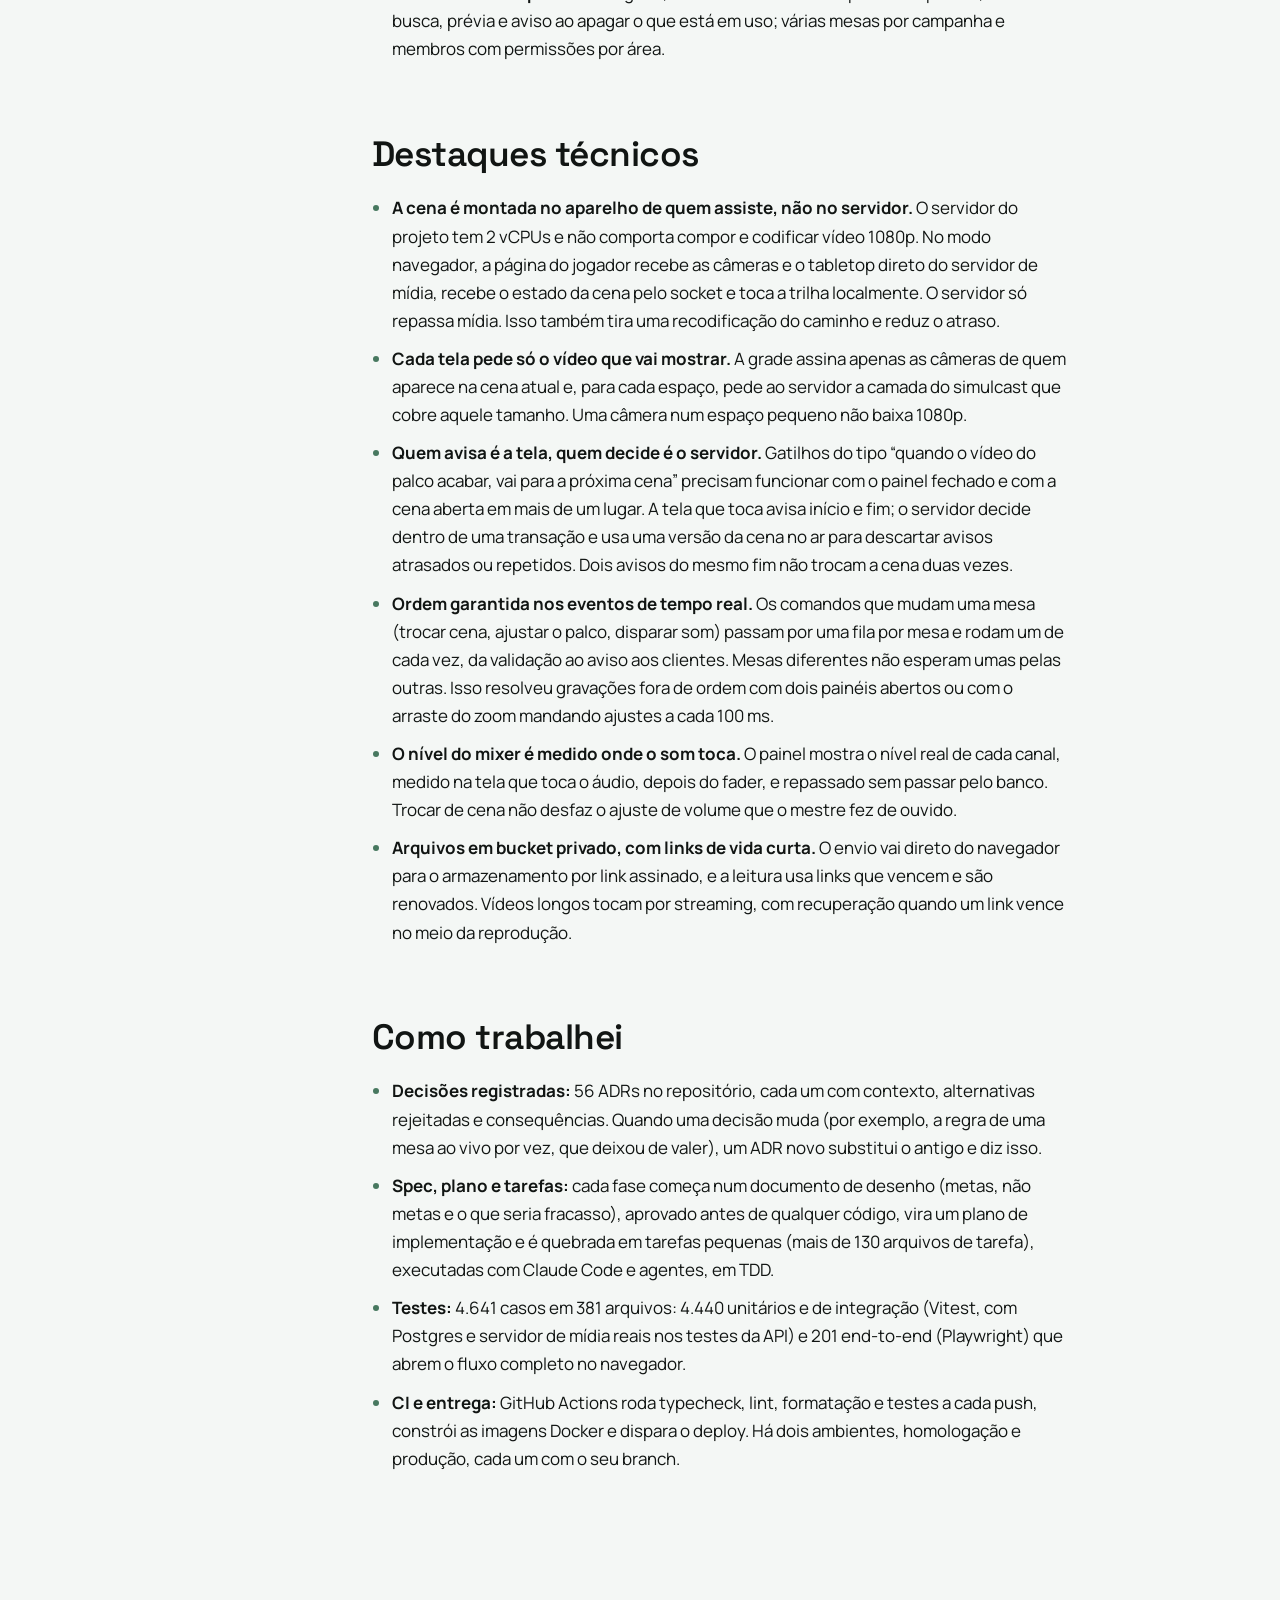
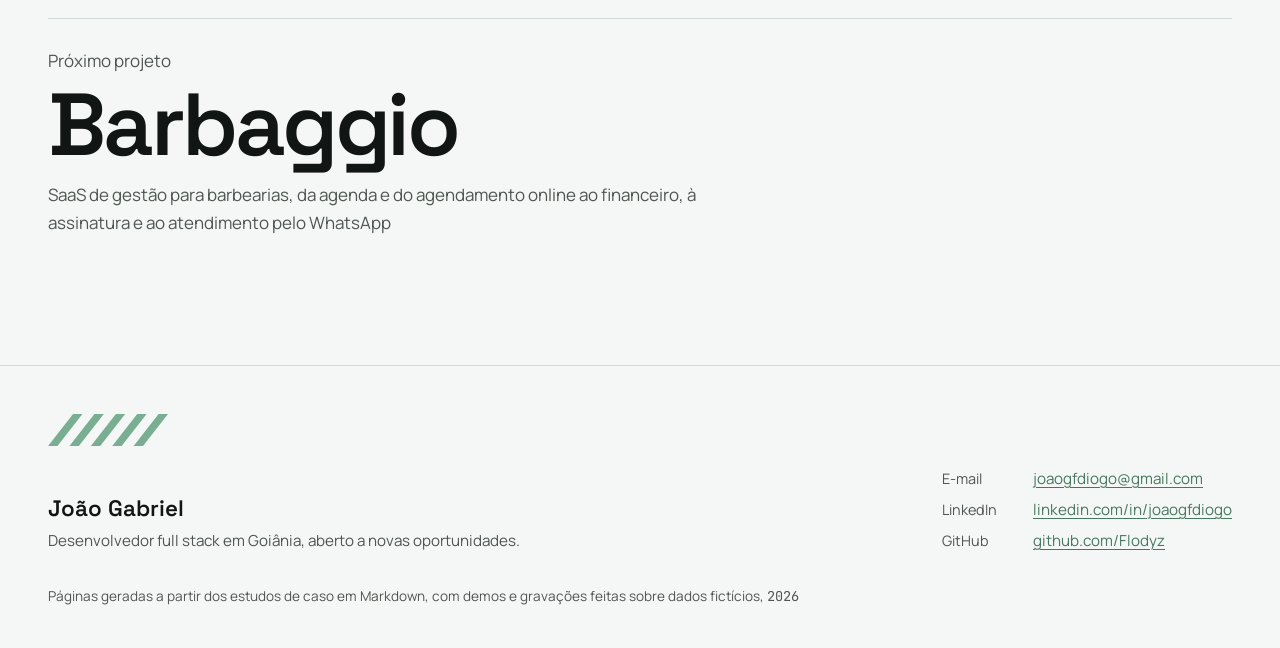
<file: projetos/rpstudio/index.html>
<!DOCTYPE html><html lang="pt-BR"><head><meta charset="utf-8"><meta name="viewport" content="width=device-width, initial-scale=1"><title>RPStudio: Estúdio de transmissão no navegador para mesas de RPG online, das câmeras dos jogadores à cena que chega a quem assiste | João Gabriel</title><meta name="description" content="RPStudio: Estúdio de transmissão no navegador para mesas de RPG online, das câmeras dos jogadores à cena que chega a quem assiste."><link rel="canonical" href="https://flodyz.github.io/projetos/rpstudio/"><meta name="color-scheme" content="light dark"><meta name="theme-color" content="#F4F7F5" media="(prefers-color-scheme: light)"><meta name="theme-color" content="#0B0F0D" media="(prefers-color-scheme: dark)"><meta property="og:type" content="website"><meta property="og:locale" content="pt_BR"><meta property="og:site_name" content="João Gabriel"><meta property="og:title" content="RPStudio: Estúdio de transmissão no navegador para mesas de RPG online, das câmeras dos jogadores à cena que chega a quem assiste | João Gabriel"><meta property="og:description" content="RPStudio: Estúdio de transmissão no navegador para mesas de RPG online, das câmeras dos jogadores à cena que chega a quem assiste."><meta property="og:url" content="https://flodyz.github.io/projetos/rpstudio/"><meta property="og:image" content="https://flodyz.github.io/og.png"><meta property="og:image:width" content="1200"><meta property="og:image:height" content="630"><meta name="twitter:card" content="summary_large_image"><link rel="icon" href="/favicon.svg" type="image/svg+xml"><link rel="icon" href="/favicon-32.png" sizes="32x32" type="image/png"><link rel="apple-touch-icon" href="/apple-touch-icon.png"><link rel="sitemap" href="/sitemap.xml"><script>(function(){const timeout = 2500;

      if (!matchMedia('(prefers-reduced-motion: reduce)').matches && 'IntersectionObserver' in window) {
        var root = document.documentElement;
        root.classList.add('reveal-ready');
        setTimeout(function () {
          if (!root.classList.contains('reveal-live')) root.classList.remove('reveal-ready');
        }, timeout);
      }
    })();</script><link rel="stylesheet" href="/_astro/_slug_.CO6CeGa_.css"><link rel="stylesheet" href="/_astro/Base.BBHc918P.css"></head><body><a class="skip-link" href="#conteudo">Pular para o conteúdo</a><header class="site-header"><div class="wrap site-header-inner"><a class="site-name" href="/">João Gabriel</a><nav aria-label="Principal"><ul class="site-nav"><li><a href="/#projetos">Projetos</a></li><li class="nav-optional"><a href="/#sobre">Sobre</a></li><li class="nav-optional"><a href="/#como-trabalho">Como trabalho</a></li><li><a href="#contato">Contato</a></li></ul></nav></div></header><main id="conteudo" class="project"><header class="project-head wrap"><p class="back"><a href="/#projetos">Todos os projetos</a></p><h1 class="project-title" style="view-transition-name: title-rpstudio"><span class="reveal-cut" style="--reveal-delay: 0.05s">RPStudio</span></h1><p class="project-tagline reveal-cut" style="--reveal-delay: 0.20s">Estúdio de transmissão no navegador para mesas de RPG online, das câmeras dos jogadores à cena que chega a quem assiste</p><div class="project-meta reveal-cut" style="--reveal-delay: 0.30s"><span>Em produção, <span class="num">2026</span></span><ul class="badges" aria-label="Selos"><li class="badge badge--access">Acesso sob pedido</li></ul></div><div class="actions reveal-cut" style="--reveal-delay: 0.35s"><a class="button" href="mailto:joaogfdiogo@gmail.com?subject=Acesso%20ao%20c%C3%B3digo%20do%20RPStudio&amp;body=Ol%C3%A1%2C%20Jo%C3%A3o%20Gabriel.%0A%0AGostaria%20de%20acesso%20de%20leitura%20ao%20c%C3%B3digo%20do%20RPStudio.%0AMeu%20usu%C3%A1rio%20no%20GitHub%3A%20%0A">Pedir acesso ao código</a></div><p class="demo-note">Código privado; acesso de leitura sob pedido.</p></header><div class="project-media wrap"><div class="project-media-frame" style="view-transition-name: media-rpstudio"><div class="video-frame" data-video="player"><video muted loop playsinline preload="none" poster="/media/rpstudio/hero.jpg" width="1440" height="498" controls aria-label="Vídeo: Mesa ao vivo" disablepictureinpicture><source src="/media/rpstudio/hero.webm" type="video/webm"><source src="/media/rpstudio/hero.mp4" type="video/mp4"></video><button class="video-toggle" type="button" data-state="paused" hidden><svg class="icon-play" viewBox="0 0 14 14" aria-hidden="true"><path d="M2 1l11 6-11 6z" fill="currentColor"></path></svg><svg class="icon-pause" viewBox="0 0 14 14" aria-hidden="true"><path d="M2 1h3.5v12H2zM8.5 1H12v12H8.5z" fill="currentColor"></path></svg><span class="video-toggle-label">Reproduzir vídeo</span></button><a class="video-expand" href="/media/rpstudio/hero.mp4" data-lightbox="video" data-lightbox-title="Mesa ao vivo" data-lightbox-device="desktop" data-lightbox-width="1440" data-lightbox-height="498" data-lightbox-type="video" data-lightbox-webm="/media/rpstudio/hero.webm" data-lightbox-poster="/media/rpstudio/hero.jpg"><svg viewBox="0 0 14 14" aria-hidden="true"><path d="M8.5 1.5h4v4M12.5 1.5L8 6M5.5 12.5h-4v-4M1.5 12.5L6 8"></path></svg>Ampliar<span class="visually-hidden"> vídeo</span></a></div></div></div><div class="wrap"><dl class="metrics" aria-label="Números do projeto"><div class="metric" data-count="788"><dt>commits</dt><dd class="num"><span class="visually-hidden">788</span><span data-count-output aria-hidden="true">788</span></dd></div><div class="metric" data-count="4641"><dt>casos de teste</dt><dd class="num"><span class="visually-hidden">4.641</span><span data-count-output aria-hidden="true">4.641</span></dd></div><div class="metric" data-count="381"><dt>arquivos de teste</dt><dd class="num"><span class="visually-hidden">381</span><span data-count-output aria-hidden="true">381</span></dd></div><div class="metric" data-count="56"><dt>ADRs</dt><dd class="num"><span class="visually-hidden">56</span><span data-count-output aria-hidden="true">56</span></dd></div></dl></div><section class="section wrap" aria-labelledby="como-funciona-title"><h2 id="como-funciona-title" class="section-title section-head" data-reveal>Como funciona</h2><section class="showcase" aria-labelledby="showcase-0"><h3 id="showcase-0" class="showcase-title">Mesa ao vivo</h3><ol class="steps"><li class="step step--mobile" data-reveal><div class="step-text"><span class="step-number num" aria-hidden="true">01</span><h4 class="step-title">O jogador entra pelo link com a câmera</h4><p>Cada jogador recebe um link pessoal e entra sem criar conta, e no celular um toque em Assistir com som liga a câmera, que transmite em até 1080p com camadas menores para cada tela pedir só o que precisa, e já mostra a cena da mesa com a própria câmera numa miniatura, no modo leve que pede as câmeras dos outros em qualidade menor para poupar dados.</p></div><figure class="step-media device"><a href="/media/rpstudio/step-1.webp" data-lightbox="passos-0" data-lightbox-title="O jogador entra pelo link com a câmera" data-lightbox-device="mobile" data-lightbox-width="780" data-lightbox-height="1688" data-lightbox-text="Cada jogador recebe um link pessoal e entra sem criar conta, e no celular um toque em Assistir com som liga a câmera, que transmite em até 1080p com camadas menores para cada tela pedir só o que precisa, e já mostra a cena da mesa com a própria câmera numa miniatura, no modo leve que pede as câmeras dos outros em qualidade menor para poupar dados."><img src="/media/rpstudio/step-1.webp" width="780" height="1688" alt="O jogador entra pelo link com a câmera" loading="lazy" decoding="async"></a></figure></li><li class="step" data-reveal><div class="step-text"><span class="step-number num" aria-hidden="true">02</span><h4 class="step-title">A grade se monta sobre a borda</h4><p>A cena é uma borda PNG de 1920x1080 com áreas transparentes, das quais o sistema detecta os espaços e sugere quem fica com o mestre, o palco e cada player, e é sobre ela que a grade encaixa as câmeras e o tabletop compartilhado pelo mestre, pedindo ao servidor de mídia só a camada de vídeo que cabe no tamanho de cada espaço.</p></div><figure class="step-media"><a href="/media/rpstudio/step-2.webp" data-lightbox="passos-0" data-lightbox-title="A grade se monta sobre a borda" data-lightbox-device="desktop" data-lightbox-width="1440" data-lightbox-height="810" data-lightbox-text="A cena é uma borda PNG de 1920x1080 com áreas transparentes, das quais o sistema detecta os espaços e sugere quem fica com o mestre, o palco e cada player, e é sobre ela que a grade encaixa as câmeras e o tabletop compartilhado pelo mestre, pedindo ao servidor de mídia só a camada de vídeo que cabe no tamanho de cada espaço."><img src="/media/rpstudio/step-2.webp" width="1440" height="810" alt="A grade se monta sobre a borda" loading="lazy" decoding="async"></a></figure></li><li class="step" data-reveal><div class="step-text"><span class="step-number num" aria-hidden="true">03</span><h4 class="step-title">A próxima cena vai ao ar num clique</h4><p>O mestre monta a próxima cena fora do ar, com o layout, quem fica em cada espaço, o que vai no palco e o som, enquanto os jogadores continuam vendo só a cena no ar, porque a próxima nem chega aos aparelhos deles, e Colocar no ar troca imagem e som juntos, com corte seco, fusão, fade pelo preto, deslizar ou zoom com desfoque.</p></div><figure class="step-media"><a href="/media/rpstudio/step-3.webp" data-lightbox="passos-0" data-lightbox-title="A próxima cena vai ao ar num clique" data-lightbox-device="desktop" data-lightbox-width="1440" data-lightbox-height="900" data-lightbox-text="O mestre monta a próxima cena fora do ar, com o layout, quem fica em cada espaço, o que vai no palco e o som, enquanto os jogadores continuam vendo só a cena no ar, porque a próxima nem chega aos aparelhos deles, e Colocar no ar troca imagem e som juntos, com corte seco, fusão, fade pelo preto, deslizar ou zoom com desfoque."><img src="/media/rpstudio/step-3.webp" width="1440" height="900" alt="A próxima cena vai ao ar num clique" loading="lazy" decoding="async"></a></figure></li><li class="step" data-reveal><div class="step-text"><span class="step-number num" aria-hidden="true">04</span><h4 class="step-title">O mixer mede o som onde ele toca</h4><p>O som da mesa tem dois decks de música, até quatro ambiências em loop e efeitos disparados por pads, cada grupo com o seu fader no mixer, e na transmissão pelo navegador o medidor mostra o nível medido na prévia da cena, depois do fader, com um limitador em −1 dBFS na saída de cada jogador.</p></div><figure class="step-media"><a href="/media/rpstudio/step-4.webp" data-lightbox="passos-0" data-lightbox-title="O mixer mede o som onde ele toca" data-lightbox-device="desktop" data-lightbox-width="1440" data-lightbox-height="900" data-lightbox-text="O som da mesa tem dois decks de música, até quatro ambiências em loop e efeitos disparados por pads, cada grupo com o seu fader no mixer, e na transmissão pelo navegador o medidor mostra o nível medido na prévia da cena, depois do fader, com um limitador em −1 dBFS na saída de cada jogador."><img src="/media/rpstudio/step-4.webp" width="1440" height="900" alt="O mixer mede o som onde ele toca" loading="lazy" decoding="async"></a></figure></li></ol></section></section><div class="section project-layout wrap"><aside class="facts" aria-label="Ficha do projeto"><dl><div><dt>Status</dt><dd>Em produção</dd></div><div><dt>Ano</dt><dd class="num">2026</dd></div></dl><div><h2 class="facts-heading">Stack</h2><ul class="stack"><li>TypeScript</li><li>React</li><li>Vite</li><li>Node.js</li><li>Express</li><li>Socket.IO</li><li>Prisma</li><li>PostgreSQL</li><li>LiveKit</li><li>WebRTC</li><li>Web Audio</li><li>Cloudflare R2</li><li>Docker</li><li>GitHub Actions</li></ul></div></aside><article class="prose" data-case-text><h2 id="o-problema">O problema</h2>
<p>Uma mesa de RPG transmitida tem um mestre, vários jogadores em casas diferentes, um tabletop virtual, música, ambiências e efeitos sonoros. O jeito comum de montar isso junta ferramentas soltas: um serviço para trazer as câmeras, o OBS para compor a cena e transmitir, e o mestre trocando layouts e sons à mão durante a sessão. A configuração é trabalhosa, pesa em PC fraco e qualquer queda de câmera vira tela preta na transmissão.</p>
<p>Projetei o RPStudio para substituir esse conjunto por um aplicativo web: cada jogador abre um link, liga a câmera (do celular ou do PC) e o mestre controla tudo por um painel.</p>
<h2 id="a-solução">A solução</h2>
<ul>
<li><strong>Câmeras por link:</strong> jogador não tem conta. Cada participante recebe um link pessoal, escolhe a câmera, vê a prévia e transmite. O celular mantém a tela ligada, reconecta sozinho e acompanha o giro do aparelho.</li>
<li><strong>Grade da cena:</strong> as câmeras são montadas sobre uma borda PNG de 1920x1080 com áreas transparentes. O sistema detecta os espaços da borda e sugere quem fica em cada um, sem medir pixel à mão. Há um layout por número de jogadores, e no modo automático a grade troca de layout sozinha quando alguém liga ou desliga a câmera.</li>
<li><strong>Cenas:</strong> o mestre trabalha com a cena no ar e a próxima, montada fora do ar (layout, quem aparece, o que vai no palco: tabletop, logo, imagem ou vídeo). “Colocar no ar” troca tudo de uma vez, com corte ou fade.</li>
<li><strong>Som da mesa:</strong> decks de música, camadas de ambiência e efeitos disparados pelo painel, com mixer, faders e medidores de nível.</li>
<li><strong>Dois modos de transmissão:</strong> pelo OBS (o OBS carrega a grade como fonte e transmite por WHIP) ou só pelo navegador, sem instalar nada: o mestre compartilha o tabletop pelo painel e cada jogador recebe a cena montada no próprio aparelho.</li>
<li><strong>Biblioteca e campanhas:</strong> imagens, vídeos e áudios da campanha em pastas, com busca, prévia e aviso ao apagar o que está em uso; várias mesas por campanha e membros com permissões por área.</li>
</ul>
<h2 id="destaques-técnicos">Destaques técnicos</h2>
<ul>
<li><strong>A cena é montada no aparelho de quem assiste, não no servidor.</strong> O servidor do projeto tem 2 vCPUs e não comporta compor e codificar vídeo 1080p. No modo navegador, a página do jogador recebe as câmeras e o tabletop direto do servidor de mídia, recebe o estado da cena pelo socket e toca a trilha localmente. O servidor só repassa mídia. Isso também tira uma recodificação do caminho e reduz o atraso.</li>
<li><strong>Cada tela pede só o vídeo que vai mostrar.</strong> A grade assina apenas as câmeras de quem aparece na cena atual e, para cada espaço, pede ao servidor a camada do simulcast que cobre aquele tamanho. Uma câmera num espaço pequeno não baixa 1080p.</li>
<li><strong>Quem avisa é a tela, quem decide é o servidor.</strong> Gatilhos do tipo “quando o vídeo do palco acabar, vai para a próxima cena” precisam funcionar com o painel fechado e com a cena aberta em mais de um lugar. A tela que toca avisa início e fim; o servidor decide dentro de uma transação e usa uma versão da cena no ar para descartar avisos atrasados ou repetidos. Dois avisos do mesmo fim não trocam a cena duas vezes.</li>
<li><strong>Ordem garantida nos eventos de tempo real.</strong> Os comandos que mudam uma mesa (trocar cena, ajustar o palco, disparar som) passam por uma fila por mesa e rodam um de cada vez, da validação ao aviso aos clientes. Mesas diferentes não esperam umas pelas outras. Isso resolveu gravações fora de ordem com dois painéis abertos ou com o arraste do zoom mandando ajustes a cada 100 ms.</li>
<li><strong>O nível do mixer é medido onde o som toca.</strong> O painel mostra o nível real de cada canal, medido na tela que toca o áudio, depois do fader, e repassado sem passar pelo banco. Trocar de cena não desfaz o ajuste de volume que o mestre fez de ouvido.</li>
<li><strong>Arquivos em bucket privado, com links de vida curta.</strong> O envio vai direto do navegador para o armazenamento por link assinado, e a leitura usa links que vencem e são renovados. Vídeos longos tocam por streaming, com recuperação quando um link vence no meio da reprodução.</li>
</ul>
<h2 id="como-trabalhei">Como trabalhei</h2>
<ul>
<li><strong>Decisões registradas:</strong> 56 ADRs no repositório, cada um com contexto, alternativas rejeitadas e consequências. Quando uma decisão muda (por exemplo, a regra de uma mesa ao vivo por vez, que deixou de valer), um ADR novo substitui o antigo e diz isso.</li>
<li><strong>Spec, plano e tarefas:</strong> cada fase começa num documento de desenho (metas, não metas e o que seria fracasso), aprovado antes de qualquer código, vira um plano de implementação e é quebrada em tarefas pequenas (mais de 130 arquivos de tarefa), executadas com Claude Code e agentes, em TDD.</li>
<li><strong>Testes:</strong> 4.641 casos em 381 arquivos: 4.440 unitários e de integração (Vitest, com Postgres e servidor de mídia reais nos testes da API) e 201 end-to-end (Playwright) que abrem o fluxo completo no navegador.</li>
<li><strong>CI e entrega:</strong> GitHub Actions roda typecheck, lint, formatação e testes a cada push, constrói as imagens Docker e dispara o deploy. Há dois ambientes, homologação e produção, cada um com o seu branch.</li>
</ul></article></div><div class="wrap"><a class="next" href="/projetos/barbaggio/"><span class="next-label">Próximo projeto</span><span class="next-title">Barbaggio</span><span class="next-tagline">SaaS de gestão para barbearias, da agenda e do agendamento online ao financeiro, à assinatura e ao atendimento pelo WhatsApp</span></a></div><dialog class="lightbox" aria-labelledby="lightbox-title" data-lightbox-dialog data-astro-cid-utnzf2kr><div class="lightbox-inner" data-astro-cid-utnzf2kr><div class="lightbox-bar" data-astro-cid-utnzf2kr><div class="lightbox-position" data-lightbox-position data-astro-cid-utnzf2kr><span class="lightbox-ticks" data-lightbox-ticks aria-hidden="true" data-astro-cid-utnzf2kr></span><span class="lightbox-count num" data-lightbox-count data-astro-cid-utnzf2kr></span></div><button class="lightbox-button lightbox-close" type="button" aria-label="Fechar visualizador" data-lightbox-close autofocus data-astro-cid-utnzf2kr><svg viewBox="0 0 16 16" aria-hidden="true" data-astro-cid-utnzf2kr><path d="M3 3l10 10M13 3L3 13" data-astro-cid-utnzf2kr></path></svg></button></div><button class="lightbox-button lightbox-nav lightbox-prev" type="button" aria-label="Anterior" data-lightbox-step="-1" data-astro-cid-utnzf2kr><svg viewBox="0 0 16 16" aria-hidden="true" data-astro-cid-utnzf2kr><path d="M10 2L4 8l6 6" data-astro-cid-utnzf2kr></path></svg></button><div class="lightbox-stage" data-lightbox-stage data-astro-cid-utnzf2kr></div><button class="lightbox-button lightbox-nav lightbox-next" type="button" aria-label="Próxima" data-lightbox-step="1" data-astro-cid-utnzf2kr><svg viewBox="0 0 16 16" aria-hidden="true" data-astro-cid-utnzf2kr><path d="M6 2l6 6-6 6" data-astro-cid-utnzf2kr></path></svg></button><div class="lightbox-caption" data-astro-cid-utnzf2kr><h2 id="lightbox-title" class="lightbox-title" data-lightbox-title data-astro-cid-utnzf2kr></h2><p class="lightbox-text" data-lightbox-text hidden data-astro-cid-utnzf2kr></p><p class="lightbox-hint" data-astro-cid-utnzf2kr>Deslize o vídeo para o lado para ver o resto da tela.</p></div><p class="visually-hidden" aria-live="polite" data-lightbox-status data-astro-cid-utnzf2kr></p></div></dialog><script type="module">var e={group:`data-lightbox`,type:`data-lightbox-type`,title:`data-lightbox-title`,text:`data-lightbox-text`,device:`data-lightbox-device`,width:`data-lightbox-width`,height:`data-lightbox-height`,webm:`data-lightbox-webm`,poster:`data-lightbox-poster`},t=48,n=1.5,r=2,i=`img, video, button, .lightbox-caption, .lightbox-position`,a=matchMedia(`(prefers-reduced-motion: reduce)`),o=document.documentElement;function s(s){let c=e=>{let t=s.querySelector(e);if(!t)throw Error(`[lightbox] ${e} não está no <dialog>`);return t},l=c(`[data-lightbox-stage]`),u=c(`[data-lightbox-title]`),d=c(`[data-lightbox-text]`),f=c(`[data-lightbox-count]`),p=c(`[data-lightbox-ticks]`),m=c(`[data-lightbox-status]`),h=[...s.querySelectorAll(`[data-lightbox-step]`)],g=[],_=0,v=[],y=(e,t)=>e.getAttribute(t)??``;function b(t){let n=y(t,e.width),r=y(t,e.height),i=y(t,e.type)===`video`?S(t):x(t);return i.className=`lightbox-media`,i.style.setProperty(`--w`,n),i.style.setProperty(`--h`,r),i}function x(t){let n=document.createElement(`img`);return n.src=t.href,n.alt=y(t,e.title),n.decoding=`async`,n}function S(t){let n=document.createElement(`video`);n.muted=!0,n.defaultMuted=!0,n.loop=!0,n.playsInline=!0,n.controls=!0,n.disablePictureInPicture=!0,n.autoplay=!a.matches,n.poster=y(t,e.poster),n.setAttribute(`controlslist`,`nodownload noremoteplayback`),n.setAttribute(`aria-label`,y(t,e.title));for(let[r,i]of[[y(t,e.webm),`video/webm`],[t.href,`video/mp4`]]){let e=document.createElement(`source`);e.src=r,e.type=i,n.append(e)}return n}function C(e){p.replaceChildren(...Array.from({length:e},(e,t)=>{let n=document.createElement(`span`);return n.className=`lightbox-tick`,t===_&&(n.dataset.current=``),n}))}function w(){let t=g[_],n=g.length,i=y(t,e.text),a=Number(y(t,e.width))/Number(y(t,e.height));s.dataset.device=y(t,e.device),s.toggleAttribute(`data-wide`,y(t,e.type)===`video`&&a>=r),l.replaceChildren(b(t)),l.scrollLeft=0,u.textContent=y(t,e.title),d.textContent=i,d.hidden=i===``;let o=`${_+1} de ${n}`;f.textContent=o,s.toggleAttribute(`data-single`,n<2);for(let e of h)e.hidden=n<2;return C(n),o}function T(){for(let t of[-1,1]){let n=g[(_+t+g.length)%g.length];n!==g[_]&&y(n,e.type)!==`video`&&(new Image().src=n.href)}}function E(t){if(g.length<2)return;_=(_+t+g.length)%g.length;let n=w();m.textContent=`${y(g[_],e.title)}, ${n}`,T()}function D(t){let n=y(t,e.group);g=[...document.querySelectorAll(`a[${e.group}]`)].filter(t=>y(t,e.group)===n),_=g.indexOf(t),w(),m.textContent=``,v=[...document.querySelectorAll(`main video`)].filter(e=>!e.paused&&!s.contains(e));for(let e of v)e.pause();o.classList.add(`lightbox-open`),s.showModal(),T()}s.addEventListener(`close`,()=>{l.replaceChildren(),o.classList.remove(`lightbox-open`);for(let e of v)e.play().catch(()=>void 0);v=[],g[_]?.focus()}),s.addEventListener(`click`,e=>{let t=e.target,n=t.closest(`[data-lightbox-step]`);n?E(Number(n.dataset.lightboxStep)):(t.closest(`[data-lightbox-close]`)||!t.closest(i))&&s.close()}),s.addEventListener(`keydown`,e=>{e.key!==`ArrowLeft`&&e.key!==`ArrowRight`||e.target.closest(`video`)||(e.preventDefault(),E(e.key===`ArrowRight`?1:-1))});let O;l.addEventListener(`touchstart`,e=>{let t=e.touches[0];O=e.touches.length===1?{x:t.clientX,y:t.clientY}:void 0},{passive:!0}),l.addEventListener(`touchmove`,e=>{e.touches.length>1&&(O=void 0)},{passive:!0}),l.addEventListener(`touchend`,e=>{let r=O;if(O=void 0,!r||(window.visualViewport?.scale??1)>1)return;let i=e.changedTouches[0],a=i.clientX-r.x,o=i.clientY-r.y;Math.abs(a)<t||Math.abs(a)<Math.abs(o)*n||E(a<0?1:-1)}),document.addEventListener(`click`,t=>{if(t.defaultPrevented||t.button!==0||t.metaKey||t.ctrlKey||t.shiftKey||t.altKey)return;let n=t.target.closest(`a[${e.group}]`);n&&(t.preventDefault(),D(n))})}var c=document.querySelector(`[data-lightbox-dialog]`);c&&typeof c.showModal==`function`&&s(c);</script></main><footer class="site-footer" id="contato"><div class="wrap"><svg viewBox="0 0 179.5 48" class="footer-tracos" aria-hidden="true" focusable="false"><polygon points="0,48 14,48 51.5,0 37.5,0" fill="currentColor"></polygon><polygon points="32,48 46,48 83.5,0 69.5,0" fill="currentColor"></polygon><polygon points="64,48 78,48 115.5,0 101.5,0" fill="currentColor"></polygon><polygon points="96,48 110,48 147.5,0 133.5,0" fill="currentColor"></polygon><polygon points="128,48 142,48 179.5,0 165.5,0" fill="currentColor"></polygon></svg><div class="footer-inner"><div><p class="footer-name">João Gabriel</p><p>Desenvolvedor full stack em Goiânia, aberto a novas oportunidades.</p></div><ul class="contacts"><li><span class="contact-label">E-mail</span> <a href="mailto:joaogfdiogo@gmail.com">joaogfdiogo@gmail.com</a></li><li><span class="contact-label">LinkedIn</span> <a href="https://www.linkedin.com/in/joaogfdiogo/">linkedin.com/in/joaogfdiogo</a></li><li><span class="contact-label">GitHub</span> <a href="https://github.com/Flodyz">github.com/Flodyz</a></li></ul></div><p class="footer-note">Páginas geradas a partir dos estudos de caso em Markdown, com demos e gravações feitas sobre dados fictícios, <span class="num">2026</span></p></div></footer><script type="module">var e=matchMedia(`(prefers-reduced-motion: reduce)`),t=matchMedia(`(hover: hover) and (pointer: fine)`),n=document.documentElement,r=`300px 0px`,i=.5,a=1200,o=new Intl.NumberFormat(`pt-BR`);function s(){if(n.classList.add(`reveal-live`),!n.classList.contains(`reveal-ready`))return;let e=new IntersectionObserver(t=>{for(let n of t)n.isIntersecting&&(n.target.classList.add(`is-in`),e.unobserve(n.target))},{rootMargin:`0px 0px -10% 0px`});for(let t of document.querySelectorAll(`[data-reveal]`))e.observe(t)}function c(e){let t=Number(e.dataset.count),n=e.querySelector(`[data-count-output]`);if(!n||!Number.isFinite(t))return;let r=performance.now(),i=e=>{let s=Math.min((e-r)/a,1),c=1-(1-s)**3;n.textContent=o.format(Math.round(t*c)),s<1&&requestAnimationFrame(i)};requestAnimationFrame(i)}function l(){if(e.matches)return;let t=new IntersectionObserver(e=>{for(let n of e)n.isIntersecting&&(c(n.target),t.unobserve(n.target))},{threshold:.6});for(let e of document.querySelectorAll(`[data-count]`))t.observe(e)}function u(e,t){e.dataset.state=t?`playing`:`paused`;let n=e.querySelector(`.video-toggle-label`);n&&(n.textContent=t?`Pausar vídeo`:`Reproduzir vídeo`)}async function d(e){try{return await e.play(),!0}catch{return!1}}function f(t){let n=t.querySelector(`video`),a=t.querySelector(`.video-toggle`);if(!n||!a)return;n.controls=!1,a.hidden=!1;let o=e.matches;n.addEventListener(`play`,()=>u(a,!0)),n.addEventListener(`pause`,()=>u(a,!1)),a.addEventListener(`click`,async()=>{n.paused?(o=!1,await d(n)):(o=!0,n.pause())}),new IntersectionObserver(e=>{for(let t of e){t.isIntersecting&&n.preload===`none`&&(n.preload=`auto`);let e=t.intersectionRatio>=i;e&&n.paused&&!o&&d(n),!e&&!n.paused&&n.pause()}},{rootMargin:r,threshold:[0,i]}).observe(n)}function p(n){let i=n.querySelector(`video`),a=n.closest(`.card`);if(!i||!a||e.matches||!t.matches)return;let o=new IntersectionObserver(e=>{e.some(e=>e.isIntersecting)&&(i.preload=`auto`,o.disconnect())},{rootMargin:r});o.observe(i);let s=!1;i.addEventListener(`playing`,()=>n.classList.toggle(`is-playing`,s));let c=()=>{s=!0,d(i)},l=()=>{s=!1,n.classList.remove(`is-playing`),i.pause(),i.currentTime=0};a.addEventListener(`pointerenter`,c),a.addEventListener(`pointerleave`,l),a.addEventListener(`focusin`,c),a.addEventListener(`focusout`,l)}function m(){for(let e of document.querySelectorAll(`[data-video="player"]`))f(e);for(let e of document.querySelectorAll(`[data-video="preview"]`))p(e)}var h=.2,g={beforeClient:1100,audioPlay:1800,afterAudio:500,beforeTyping:450,typing:1400},_={skip:`Pular animação`,replay:`Tocar de novo`},v=e=>new Promise(t=>setTimeout(t,e));function y(e){let t=e.querySelector(`[data-conversation-toggle]`),n=[...e.querySelectorAll(`.msg`)];if(!t||n.length===0)return;let r=0,i=!1,a=e=>{i=e,t.textContent=e?_.skip:_.replay},o=()=>{e.dataset.live=``;for(let e of n)e.dataset.state=`pending`,delete e.dataset.audio,delete e.dataset.transcribed},s=()=>{r+=1,delete e.dataset.live,a(!1)},c=async()=>{let e=++r;o(),a(!0);let t=()=>e===r;for(let e of n){if(e.dataset.author===`ai`){if(await v(g.beforeTyping),!t())return;e.dataset.state=`typing`,await v(g.typing)}else await v(g.beforeClient);if(!t())return;if(e.dataset.state=`shown`,e.dataset.kind===`audio`){if(e.dataset.audio=`playing`,await v(g.audioPlay),!t())return;e.dataset.transcribed=``,await v(g.afterAudio)}}t()&&a(!1)};t.addEventListener(`click`,()=>{i?s():c()}),o(),a(!0),t.hidden=!1;let l=new IntersectionObserver(t=>{t.some(e=>e.isIntersecting)&&(l.disconnect(),e.dataset.live!==void 0&&c())},{threshold:h});l.observe(e)}function b(){if(!e.matches)for(let e of document.querySelectorAll(`[data-conversation]`))y(e)}s(),l(),m(),b();</script></body></html>
</file>
<file: _astro/Base.BBHc918P.css>
@font-face{font-family:Space Grotesk Variable;font-style:normal;font-display:swap;font-weight:300 700;src:url(/_astro/space-grotesk-vietnamese-wght-normal.D0rl6rjA.woff2)format("woff2-variations");unicode-range:U+102-103,U+110-111,U+128-129,U+168-169,U+1A0-1A1,U+1AF-1B0,U+300-301,U+303-304,U+308-309,U+323,U+329,U+1EA0-1EF9,U+20AB}@font-face{font-family:Space Grotesk Variable;font-style:normal;font-display:swap;font-weight:300 700;src:url(/_astro/space-grotesk-latin-ext-wght-normal.D9tNdqV9.woff2)format("woff2-variations");unicode-range:U+100-2BA,U+2BD-2C5,U+2C7-2CC,U+2CE-2D7,U+2DD-2FF,U+304,U+308,U+329,U+1D00-1DBF,U+1E00-1E9F,U+1EF2-1EFF,U+2020,U+20A0-20AB,U+20AD-20C0,U+2113,U+2C60-2C7F,U+A720-A7FF}@font-face{font-family:Space Grotesk Variable;font-style:normal;font-display:swap;font-weight:300 700;src:url(/_astro/space-grotesk-latin-wght-normal.BhU9QXUp.woff2)format("woff2-variations");unicode-range:U+??,U+131,U+152-153,U+2BB-2BC,U+2C6,U+2DA,U+2DC,U+304,U+308,U+329,U+2000-206F,U+20AC,U+2122,U+2191,U+2193,U+2212,U+2215,U+FEFF,U+FFFD}@font-face{font-family:Manrope Variable;font-style:normal;font-display:swap;font-weight:200 800;src:url([data-uri])format("woff2-variations");unicode-range:U+460-52F,U+1C80-1C8A,U+20B4,U+2DE0-2DFF,U+A640-A69F,U+FE2E-FE2F}@font-face{font-family:Manrope Variable;font-style:normal;font-display:swap;font-weight:200 800;src:url(/_astro/manrope-cyrillic-wght-normal.Dvxsihut.woff2)format("woff2-variations");unicode-range:U+301,U+400-45F,U+490-491,U+4B0-4B1,U+2116}@font-face{font-family:Manrope Variable;font-style:normal;font-display:swap;font-weight:200 800;src:url(/_astro/manrope-greek-wght-normal.DL7QRZyv.woff2)format("woff2-variations");unicode-range:U+370-377,U+37A-37F,U+384-38A,U+38C,U+38E-3A1,U+3A3-3FF}@font-face{font-family:Manrope Variable;font-style:normal;font-display:swap;font-weight:200 800;src:url(/_astro/manrope-vietnamese-wght-normal.usUDDRr7.woff2)format("woff2-variations");unicode-range:U+102-103,U+110-111,U+128-129,U+168-169,U+1A0-1A1,U+1AF-1B0,U+300-301,U+303-304,U+308-309,U+323,U+329,U+1EA0-1EF9,U+20AB}@font-face{font-family:Manrope Variable;font-style:normal;font-display:swap;font-weight:200 800;src:url(/_astro/manrope-latin-ext-wght-normal.Ch3YOpNY.woff2)format("woff2-variations");unicode-range:U+100-2BA,U+2BD-2C5,U+2C7-2CC,U+2CE-2D7,U+2DD-2FF,U+304,U+308,U+329,U+1D00-1DBF,U+1E00-1E9F,U+1EF2-1EFF,U+2020,U+20A0-20AB,U+20AD-20C0,U+2113,U+2C60-2C7F,U+A720-A7FF}@font-face{font-family:Manrope Variable;font-style:normal;font-display:swap;font-weight:200 800;src:url(/_astro/manrope-latin-wght-normal.DHIcAJRg.woff2)format("woff2-variations");unicode-range:U+??,U+131,U+152-153,U+2BB-2BC,U+2C6,U+2DA,U+2DC,U+304,U+308,U+329,U+2000-206F,U+20AC,U+2122,U+2191,U+2193,U+2212,U+2215,U+FEFF,U+FFFD}@font-face{font-family:JetBrains Mono Variable;font-style:normal;font-display:swap;font-weight:100 800;src:url([data-uri])format("woff2-variations");unicode-range:U+460-52F,U+1C80-1C8A,U+20B4,U+2DE0-2DFF,U+A640-A69F,U+FE2E-FE2F}@font-face{font-family:JetBrains Mono Variable;font-style:normal;font-display:swap;font-weight:100 800;src:url(/_astro/jetbrains-mono-cyrillic-wght-normal.D73BlboJ.woff2)format("woff2-variations");unicode-range:U+301,U+400-45F,U+490-491,U+4B0-4B1,U+2116}@font-face{font-family:JetBrains Mono Variable;font-style:normal;font-display:swap;font-weight:100 800;src:url(/_astro/jetbrains-mono-greek-wght-normal.Bw9x6K1M.woff2)format("woff2-variations");unicode-range:U+370-377,U+37A-37F,U+384-38A,U+38C,U+38E-3A1,U+3A3-3FF}@font-face{font-family:JetBrains Mono Variable;font-style:normal;font-display:swap;font-weight:100 800;src:url(/_astro/jetbrains-mono-vietnamese-wght-normal.Bt-aOZkq.woff2)format("woff2-variations");unicode-range:U+102-103,U+110-111,U+128-129,U+168-169,U+1A0-1A1,U+1AF-1B0,U+300-301,U+303-304,U+308-309,U+323,U+329,U+1EA0-1EF9,U+20AB}@font-face{font-family:JetBrains Mono Variable;font-style:normal;font-display:swap;font-weight:100 800;src:url(/_astro/jetbrains-mono-latin-ext-wght-normal.DBQx-q_a.woff2)format("woff2-variations");unicode-range:U+100-2BA,U+2BD-2C5,U+2C7-2CC,U+2CE-2D7,U+2DD-2FF,U+304,U+308,U+329,U+1D00-1DBF,U+1E00-1E9F,U+1EF2-1EFF,U+2020,U+20A0-20AB,U+20AD-20C0,U+2113,U+2C60-2C7F,U+A720-A7FF}@font-face{font-family:JetBrains Mono Variable;font-style:normal;font-display:swap;font-weight:100 800;src:url(/_astro/jetbrains-mono-latin-wght-normal.B9CIFXIH.woff2)format("woff2-variations");unicode-range:U+??,U+131,U+152-153,U+2BB-2BC,U+2C6,U+2DA,U+2DC,U+304,U+308,U+329,U+2000-206F,U+20AC,U+2122,U+2191,U+2193,U+2212,U+2215,U+FEFF,U+FFFD}:root{color-scheme:light dark;--page:#f4f7f5;--surface:#fff;--ink:#111513;--muted:#4f5551;--line:#d3dbd6;--accent:#47785f;--accent-hover:#143224;--on-accent:#fff;--soft:#d9eee2;--on-soft:#143224;--brand:#79ae92;--deep:#143224;--night:#0b0f0d;--on-deep:#eff5f2;--font-heading:"Space Grotesk Variable", "Space Grotesk", system-ui, sans-serif;--font-sans:"Manrope Variable", "Manrope", system-ui, sans-serif;--font-mono:"JetBrains Mono Variable", "JetBrains Mono", ui-monospace, monospace;--radius:4px;--radius-tag:2px;--chamfer-sm:8px;--chamfer-md:16px;--chamfer-lg:48px;--ease-out:cubic-bezier(.22, 1, .36, 1);--wrap:1200px;--gutter:clamp(16px, 4vw, 48px)}@media (prefers-color-scheme:dark){:root{--page:#0b0f0d;--surface:#141916;--ink:#eff5f2;--muted:#aeb7b2;--line:#2b322e;--accent:#79ae92;--accent-hover:#d9eee2;--on-accent:#0b0f0d;--soft:#143224;--on-soft:#79ae92}}*,:before,:after{box-sizing:border-box}html{-webkit-text-size-adjust:100%;scroll-padding-top:80px}body{background:var(--page);color:var(--ink);font-family:var(--font-sans);-webkit-font-smoothing:antialiased;-moz-osx-font-smoothing:grayscale;margin:0;font-size:1.0625rem;line-height:1.65;overflow-x:clip}h1,h2,h3,h4{font-family:var(--font-heading);letter-spacing:-.015em;text-wrap:balance;margin:0;font-weight:600;line-height:1.12}p{text-wrap:pretty;margin:0}img,video,svg{max-width:100%;display:block}img,video{height:auto}a{color:var(--accent);text-underline-offset:.2em;text-decoration-thickness:1px}a:hover{color:var(--accent-hover)}code{font-family:var(--font-mono);background:var(--soft);color:var(--on-soft);border-radius:var(--radius-tag);padding:.1em .35em;font-size:.88em}::selection{background:var(--soft);color:var(--on-soft)}:focus-visible{outline:2px solid var(--accent);outline-offset:3px}.wrap{width:100%;max-width:calc(var(--wrap) + 2 * var(--gutter));padding-inline:var(--gutter);margin-inline:auto}.visually-hidden{clip-path:inset(50%);white-space:nowrap;width:1px;height:1px;position:absolute;overflow:hidden}.skip-link{left:var(--gutter);z-index:20;background:var(--accent);color:var(--on-accent);border-radius:var(--radius);padding:.6em 1em;position:absolute;top:-100px}.skip-link:focus{top:12px}.num{font-family:var(--font-mono);font-variant-numeric:tabular-nums}.site-header{z-index:10;background:color-mix(in srgb, var(--page) 92%, transparent);backdrop-filter:blur(8px);border-bottom:1px solid var(--line);position:sticky;top:0}.site-header-inner{justify-content:space-between;align-items:center;gap:16px;min-height:60px;display:flex}.site-name{font-family:var(--font-heading);color:var(--ink);white-space:nowrap;font-size:1.05rem;font-weight:600;text-decoration:none}.site-nav{gap:clamp(12px,3vw,28px);margin:0;padding:0;font-size:.95rem;list-style:none;display:flex}.site-nav a{color:var(--muted);text-decoration:none}.site-nav a:hover{color:var(--ink)}@media (width<=560px){.site-nav .nav-optional{display:none}}.site-footer{border-top:1px solid var(--line);color:var(--muted);margin-top:clamp(64px,10vw,128px);padding-block:48px 40px;font-size:.95rem}.footer-inner{gap:24px;display:grid}@media (width>=800px){.footer-inner{grid-template-columns:1fr auto;align-items:end}}.footer-name{font-family:var(--font-heading);color:var(--ink);font-size:1.4rem;font-weight:600}.footer-tracos{width:120px;color:var(--brand);margin-bottom:20px}.footer-note{margin-top:32px;font-size:.85rem}.contacts{gap:6px;margin:0;padding:0;list-style:none;display:grid}.contacts li{flex-wrap:wrap;align-items:baseline;column-gap:12px;display:flex}.contact-label{min-width:5.5em;color:var(--muted);font-size:.9rem}.contacts a{overflow-wrap:anywhere}.badges{flex-wrap:wrap;gap:6px;margin:0;padding:0;list-style:none;display:flex}.badge{border-radius:var(--radius-tag);background:var(--soft);color:var(--on-soft);padding:5px 8px;font-size:.78rem;font-weight:600;line-height:1}.badge--case{color:var(--muted);box-shadow:inset 0 0 0 1px var(--line);background:0 0}.actions{flex-wrap:wrap;gap:12px;display:flex}.button{border-radius:var(--radius);border:2px solid var(--accent);min-height:46px;color:var(--accent);align-items:center;padding:0 22px;font-size:.98rem;font-weight:600;text-decoration:none;transition:background-color .2s,color .2s;display:inline-flex}.button:hover{background:var(--accent);color:var(--on-accent)}.button--primary{background:var(--accent);color:var(--on-accent);clip-path:polygon(0 0, calc(100% - var(--chamfer-sm)) 0, 100% var(--chamfer-sm), 100% 100%, 0 100%);border:0;border-radius:0;padding:0 24px}.button--primary:hover{background:var(--accent-hover);color:var(--on-accent)}.button--primary:focus-visible{outline:2px solid var(--on-accent);outline-offset:-5px}.section{padding-top:clamp(72px,10vw,136px)}.section-head{gap:16px;margin-bottom:clamp(32px,5vw,56px);display:grid}.section-title{font-size:clamp(2rem,4.4vw,3.25rem)}.section-intro{max-width:62ch;color:var(--muted);font-size:1.1rem}.hero{align-items:end;gap:clamp(32px,6vw,72px);padding-top:clamp(40px,8vw,96px);display:grid}@media (width>=900px){.hero{grid-template-columns:minmax(0,1.15fr) minmax(0,1fr)}}.hero-name{letter-spacing:-.035em;font-size:clamp(3.4rem,11vw,7.75rem);font-weight:600;line-height:.95}.hero-name .line{display:block}.hero-name .line>span{margin-block:-.12em;padding-block:.12em;display:inline-block}.hero-lede{font-family:var(--font-heading);max-width:24em;margin-top:28px;font-size:clamp(1.3rem,2.4vw,1.75rem);font-weight:500;line-height:1.3}.hero-availability{color:var(--on-soft);background:var(--soft);border-radius:var(--radius-tag);align-items:center;gap:10px;margin-top:20px;padding:6px 12px 6px 10px;font-weight:600;display:inline-flex}.hero-availability:before{content:"";background:var(--accent);clip-path:polygon(30% 0,100% 0,70% 100%,0 100%);width:8px;height:14px}.hero-contacts{border-top:1px solid var(--line);max-width:34rem;margin-top:32px;padding-top:24px}.portrait{grid-template-columns:.42fr .42fr 1fr;justify-self:end;align-items:end;gap:clamp(8px,1.4vw,16px);width:100%;max-width:560px;display:grid}.portrait-bar{aspect-ratio:200/480;background:var(--brand);clip-path:polygon(0 0,100% 0,100% 46.6%,0 100%);align-self:start}.portrait-bar--deep{aspect-ratio:200/730;background:var(--deep);clip-path:polygon(0 35%,100% 0,100% 100%,0 100%);align-self:end;position:relative}.portrait-bar--deep svg{width:72%;color:var(--brand);position:absolute;bottom:9%;left:14%}.portrait-photo{clip-path:polygon(0 0, calc(100% - var(--chamfer-lg)) 0, 100% var(--chamfer-lg), 100% 100%, 0 100%);background:var(--deep);margin:0}.portrait-photo img{aspect-ratio:4/5;object-fit:cover;object-position:50% 30%;width:100%}@media (width<=899px){.portrait{justify-self:start;max-width:420px}}.about{gap:24px;display:grid}@media (width>=900px){.about{grid-template-columns:minmax(0,1fr) minmax(0,2fr);gap:48px}}.about-text{gap:1.1em;max-width:40em;font-size:clamp(1.1rem,1.8vw,1.3rem);line-height:1.6;display:grid}.cards{gap:clamp(16px,2.4vw,28px);margin:0;padding:0;list-style:none;display:grid}@media (width>=760px){.cards{grid-template-columns:repeat(2,minmax(0,1fr))}.card--wide{grid-column:1/-1}}.card{background:var(--surface);border:1px solid var(--line);border-radius:var(--radius);flex-direction:column;transition:border-color .25s;display:flex;position:relative;overflow:hidden}.card:hover,.card:focus-within{border-color:var(--accent)}@media (width>=1000px){.card--wide{grid-template-columns:minmax(0,1.5fr) minmax(0,1fr);display:grid}}.card-media{aspect-ratio:16/10;background:var(--deep);border-bottom:1px solid var(--line);position:relative;overflow:hidden}.card--wide .card-media{border-bottom:0}@media (width<=999px){.card--wide .card-media{border-bottom:1px solid var(--line)}}.card-media>img,.card-media>video,.card-media .video-frame video{object-fit:cover;object-position:top left;width:100%;height:100%}.card-media .video-frame{opacity:0;transition:opacity .25s;position:absolute;inset:0}.card-media .video-frame.is-playing{opacity:1}.card-media--letterbox>img,.card-media--letterbox .video-frame video{object-fit:contain;object-position:center}.card-body{align-content:start;gap:10px;padding:clamp(20px,2.4vw,28px);display:grid}.card-title{font-size:clamp(1.5rem,2.4vw,1.9rem)}.card--wide .card-title{font-size:clamp(1.8rem,3.4vw,2.6rem)}.card-title a{color:var(--ink);text-decoration:none}.card-title a:after{content:"";z-index:1;position:absolute;inset:0}.card-tagline{color:var(--muted)}.card-meta{color:var(--muted);font-size:.92rem}.cover{background:var(--cover-bg,var(--deep));width:100%;height:100%;min-height:100%;color:var(--on-deep);position:relative;overflow:hidden;container-type:inline-size}.cover-bars{width:auto;height:92%;position:absolute;bottom:0;right:4%}.cover-name{max-width:44%;font-family:var(--font-heading);letter-spacing:-.03em;font-size:clamp(1.4rem,8cqi,5rem);font-weight:600;line-height:1;position:absolute;bottom:10%;left:7%}.project-media .cover{aspect-ratio:16/7}@media (width<=640px){.project-media .cover{aspect-ratio:16/10}}.video-frame{height:100%;position:relative}.video-toggle{z-index:2;border-radius:var(--radius);background:var(--night);min-height:40px;color:var(--on-deep);font:600 .9rem var(--font-sans);cursor:pointer;border:0;align-items:center;gap:8px;padding:0 14px 0 12px;display:inline-flex;position:absolute;bottom:12px;left:12px}.video-toggle[hidden]{display:none}.video-toggle:focus-visible{outline:2px solid var(--brand);outline-offset:2px}.video-toggle svg{width:14px;height:14px}.video-toggle[data-state=paused] .icon-pause,.video-toggle[data-state=playing] .icon-play{display:none}.video-expand{z-index:2;border-radius:var(--radius);background:var(--night);min-height:40px;color:var(--on-deep);font:600 .9rem var(--font-sans);align-items:center;gap:8px;padding:0 14px 0 12px;text-decoration:none;display:inline-flex;position:absolute;top:12px;right:12px}.video-expand:hover{background:var(--deep);color:var(--on-deep)}.video-expand:focus-visible{outline:2px solid var(--brand);outline-offset:2px}.video-expand svg{fill:none;stroke:currentColor;stroke-width:1.6px;width:14px;height:14px}a[data-lightbox]:not(.video-expand){cursor:zoom-in}@media (width<=640px){.video-toggle{justify-content:center;width:36px;min-height:36px;padding:0;bottom:8px;left:8px}.video-expand{min-height:36px;padding:0 10px;top:8px;right:8px}.video-toggle-label{clip-path:inset(50%);white-space:nowrap;width:1px;height:1px;position:absolute;overflow:hidden}}.device{border:1px solid var(--line);background:var(--surface);border-radius:34px;width:min(100%,300px);margin-inline:auto;padding:10px}.device img,.device video{border-radius:24px;width:100%}.practices-block{background:var(--deep);color:var(--on-deep);clip-path:polygon(0 0, calc(100% - var(--chamfer-lg)) 0, 100% var(--chamfer-lg), 100% 100%, 0 100%);padding:clamp(40px,6vw,80px) clamp(20px,5vw,72px)}.practices-block .section-intro{color:#c9d6cf}.practices{gap:40px 56px;margin:0;display:grid}@media (width>=900px){.practices{grid-template-columns:repeat(2,minmax(0,1fr))}}.practice dt{font-family:var(--font-heading);border-top:1px solid #2e5a44;padding-top:18px;font-size:1.35rem;font-weight:600;line-height:1.2}.practice dd{color:#c9d6cf;margin:10px 0 0}.practice-refs{flex-wrap:wrap;gap:6px 18px;margin:14px 0 0;padding:0;font-size:.95rem;list-style:none;display:flex}.practice-refs a{color:var(--brand);font-weight:600}.practice-refs a:hover{color:var(--on-deep)}.practice-refs .ref-detail{color:#c9d6cf;font-weight:400}.back{font-size:.95rem}.project-head{gap:18px;padding-top:clamp(32px,6vw,72px);display:grid}.project-title{letter-spacing:-.035em;margin-block:-.08em;padding-block:.08em;font-size:clamp(3rem,9vw,6.5rem);line-height:.95}.project-tagline{font-family:var(--font-heading);max-width:30em;font-size:clamp(1.25rem,2.4vw,1.7rem);font-weight:500;line-height:1.3}.project-meta{color:var(--muted);flex-wrap:wrap;align-items:center;gap:10px 16px;display:flex}.demo-access{border:1px solid var(--line);border-radius:var(--radius);background:var(--surface);max-width:44rem;padding:18px 20px}.demo-access h2{margin-bottom:8px;font-size:1.1rem}.demo-access ul{margin:0;padding-left:1.2em}.demo-note{color:var(--muted);margin-top:8px;font-size:.92rem}.project-media{margin-top:clamp(32px,5vw,56px)}.project-media-frame{border:1px solid var(--line);border-radius:var(--radius);background:var(--surface);overflow:hidden}.project-media-frame>img{width:100%}.project-media--mobile .project-media-frame{background:0 0;border:0}.metrics{border-top:1px solid var(--line);grid-template-columns:repeat(auto-fit,minmax(150px,1fr));gap:24px;margin:clamp(40px,6vw,72px) 0 0;padding-top:24px;display:grid}.metric{flex-direction:column-reverse;gap:4px;display:flex}.metric dd{letter-spacing:-.03em;color:var(--ink);margin:0;font-size:clamp(2.2rem,4.6vw,3.4rem);font-weight:500;line-height:1}.metric dt{color:var(--muted)}.showcase+.showcase{margin-top:clamp(56px,8vw,96px)}.showcase-title{margin-bottom:24px;font-size:clamp(1.4rem,2.6vw,1.9rem)}.showcase-video{margin-bottom:40px}.steps{counter-reset:step;gap:clamp(40px,6vw,72px);margin:0;padding:0;list-style:none;display:grid}.step{gap:20px;display:grid}@media (width>=900px){.step{grid-template-columns:minmax(0,1fr) minmax(0,2.2fr);align-items:start;gap:40px}.step--mobile{grid-template-columns:minmax(0,1.4fr) minmax(0,1fr);align-items:center}}.step-text{align-content:start;gap:10px;display:grid}.step-number{color:var(--accent);font-size:.95rem;font-weight:600}.step-title{font-size:clamp(1.25rem,2vw,1.5rem)}.step-text p{color:var(--muted);max-width:36em}.step-media{margin:0}.step-media a{display:block}.step-media img{border:1px solid var(--line);border-radius:var(--radius);width:100%}.conversation{max-width:44rem;margin:0 0 40px}.conversation-panel{border:1px solid var(--line);border-radius:var(--radius);background:var(--surface)}.conversation-head{border-bottom:1px solid var(--line);align-items:center;gap:12px;padding:14px clamp(14px,3vw,24px);display:flex}.conversation-avatar{background:var(--soft);width:40px;height:40px;color:var(--on-soft);font:600 .95rem var(--font-heading);clip-path:polygon(0 0, calc(100% - var(--chamfer-sm)) 0, 100% var(--chamfer-sm), 100% 100%, 0 100%);flex:none;place-items:center;display:grid}.conversation-who{line-height:1.3;display:grid}.conversation-name{font-family:var(--font-heading);font-weight:600}.conversation-sub{color:var(--muted);font-size:.88rem}.conversation-messages{flex-direction:column;gap:18px;margin:0;padding:clamp(16px,3vw,28px) clamp(12px,3vw,24px);list-style:none;display:flex}.msg{gap:6px;max-width:min(88%,30rem);font-size:.98rem;line-height:1.5;display:grid;position:relative}.msg--client{align-self:flex-start}.msg--ai{align-self:flex-end;justify-items:end}.msg-meta{color:var(--muted);align-items:baseline;gap:8px;font-size:.8rem;display:flex}.msg-author{color:var(--ink);font-weight:600}.msg-bubble{overflow-wrap:anywhere;gap:.7em;padding:12px 16px;display:grid}.msg--client .msg-bubble{background:var(--page);border:1px solid var(--line);border-radius:var(--radius)}.msg--ai .msg-bubble{background:var(--deep);color:var(--on-deep);clip-path:polygon(0 0, calc(100% - var(--chamfer-sm)) 0, 100% var(--chamfer-sm), 100% 100%, 0 100%);justify-self:stretch}.msg--ai .msg-bubble strong{color:var(--brand);font-weight:700}.msg-list{gap:2px;margin:0;padding:0;list-style:none;display:grid}.msg-list li{font-family:var(--font-mono);font-variant-numeric:tabular-nums;align-items:center;gap:10px;display:flex}.msg-list li:before{content:"";background:var(--brand);clip-path:polygon(39% 0,100% 0,61% 100%,0 100%);flex:none;width:6px;height:12px}.msg-fields{gap:2px;margin:0;display:grid}.msg-fields div{grid-template-columns:6.75em minmax(0,1fr);gap:8px;display:grid}.msg-fields dt{color:#c9d6cf}.msg-fields dd{margin:0;font-weight:600}.msg-audio{align-items:center;gap:12px;min-width:min(15rem,60vw);display:flex}.msg-audio-play{background:var(--accent);width:32px;height:32px;color:var(--on-accent);border-radius:50%;flex:none;place-items:center;display:grid}.msg-audio-play svg{width:12px;height:12px;margin-left:2px}.msg-wave{flex:1;align-items:center;gap:2px;height:28px;display:flex}.msg-wave span{max-width:3px;height:var(--h);background:var(--accent);border-radius:1px;flex:1}.msg-duration{color:var(--muted);font-size:.8rem}.msg-transcript{border-top:1px solid var(--line);gap:2px;padding-top:10px;display:grid}.msg-transcript-label{color:var(--muted);font-size:.8rem;font-weight:600}.msg--ai .msg-card{background:var(--soft);min-width:min(20rem,100%);color:var(--ink);clip-path:polygon(0 0, calc(100% - var(--chamfer-md)) 0, 100% var(--chamfer-md), 100% 100%, 0 100%);padding:16px 18px 18px}.msg-card-title{font-family:var(--font-heading);color:var(--on-soft);align-items:center;gap:10px;font-size:1.2rem;font-weight:600;display:flex}.msg-card-mark{background:var(--accent);clip-path:polygon(39% 0,100% 0,61% 100%,0 100%);flex:none;width:10px;height:18px}.msg-card .msg-fields{border-block:1px solid color-mix(in srgb, var(--on-soft) 25%, transparent);padding-block:10px}.msg-card .msg-fields dt{color:var(--on-soft)}@media (prefers-color-scheme:dark){.msg--ai .msg-card{background:var(--brand);color:var(--night)}.msg-card-title,.msg-card .msg-fields dt{color:var(--deep)}.msg-card-mark{background:var(--deep)}.msg-card .msg-fields{border-color:color-mix(in srgb, var(--deep) 30%, transparent)}}.msg-typing{display:none}.conversation-foot{flex-wrap:wrap;justify-content:space-between;align-items:center;gap:12px 20px;margin-top:14px;display:flex}.conversation-notice{color:var(--muted);align-items:center;gap:10px;font-size:.92rem;display:inline-flex}.conversation-notice:before{content:"";background:var(--accent);clip-path:polygon(30% 0,100% 0,70% 100%,0 100%);flex:none;width:8px;height:14px}.conversation-toggle{font-family:var(--font-sans);cursor:pointer;background:0 0;min-height:40px;padding:0 16px;font-size:.92rem}.conversation-toggle[hidden]{display:none}.project-layout{gap:40px;display:grid}@media (width>=960px){.project-layout{grid-template-columns:260px minmax(0,1fr);align-items:start;gap:64px}.facts{position:sticky;top:88px}}.facts{gap:20px;font-size:.95rem;display:grid}.facts dl{gap:12px;margin:0;display:grid}.facts dt{color:var(--muted);font-size:.85rem}.facts dd{margin:0;font-weight:600}.facts-heading{font-size:.85rem;font-family:var(--font-sans);color:var(--muted);letter-spacing:0;font-weight:400}.stack{flex-wrap:wrap;gap:6px;margin:8px 0 0;padding:0;list-style:none;display:flex}.stack li{border-radius:var(--radius-tag);box-shadow:inset 0 0 0 1px var(--line);color:var(--ink);padding:4px 8px;font-size:.82rem}.prose{max-width:70ch}.prose h2{margin:2em 0 .6em;font-size:clamp(1.6rem,3vw,2.2rem)}.prose h2:first-child{margin-top:0}.prose p,.prose ul,.prose ol{margin:0 0 1em}.prose ul,.prose ol{padding-left:1.2em}.prose li+li{margin-top:.6em}.prose li::marker{color:var(--accent)}.prose strong{font-weight:700}.gallery{gap:32px 24px;display:grid}@media (width>=800px){.gallery{grid-template-columns:repeat(2,minmax(0,1fr))}}.gallery--mobile{grid-template-columns:repeat(auto-fill,minmax(min(220px,100%),1fr));margin-top:40px}.shot{margin:0}.shot a{display:block}.shot img{border:1px solid var(--line);border-radius:var(--radius);width:100%}.shot--mobile img{border-radius:18px}.shot figcaption{color:var(--muted);margin-top:10px;font-size:.92rem}.next{border-top:1px solid var(--line);color:var(--ink);margin-top:clamp(72px,10vw,128px);padding-top:28px;text-decoration:none;display:block}.next-label{color:var(--muted)}.next-title{font-family:var(--font-heading);letter-spacing:-.035em;margin-top:6px;font-size:clamp(2.6rem,8vw,5.5rem);font-weight:600;line-height:1;transition:color .2s;display:block}.next:hover .next-title{color:var(--accent)}.next-tagline{color:var(--muted);max-width:40em;margin-top:12px;display:block}.not-found{gap:20px;padding-top:clamp(64px,10vw,120px);display:grid}.not-found h1{font-size:clamp(2.4rem,7vw,4.5rem)}@property --reveal{syntax:"<length-percentage>";inherits:false;initial-value:0%}@keyframes reveal-cut{0%{--reveal:0%}to{--reveal:calc(100% + 1.2em)}}@keyframes haste-rise{0%{opacity:0;transform:translateY(64px)}to{opacity:1;transform:none}}@keyframes count-in{0%{opacity:0}}@media (prefers-reduced-motion:no-preference){.reveal-cut{animation:reveal-cut .8s var(--ease-out) var(--reveal-delay,0s) both;mask-image:linear-gradient(128deg, #000 calc(var(--reveal) - 1.2em), transparent var(--reveal))}.haste-rise{animation:haste-rise 1s var(--ease-out) var(--reveal-delay,0s) backwards}.reveal-ready [data-reveal]{--reveal:0%;mask-image:linear-gradient(128deg, #000 calc(var(--reveal) - 1.2em), transparent var(--reveal))}.reveal-ready [data-reveal].is-in{animation:reveal-cut .9s var(--ease-out) var(--reveal-delay,0s) forwards}@view-transition{navigation:auto}::view-transition-group(*){animation-duration:.45s;animation-timing-function:var(--ease-out)}}@keyframes typing-stroke{0%,to{opacity:.25}40%{opacity:1}}@keyframes wave-played{to{background:var(--accent)}}@media (prefers-reduced-motion:no-preference){.conversation[data-live] .msg-meta,.conversation[data-live] .msg-bubble,.conversation[data-live] .msg-transcript{transition:opacity .35s var(--ease-out), transform .35s var(--ease-out)}.conversation[data-live] .msg:not([data-state=shown]) :is(.msg-meta,.msg-bubble){opacity:0;transform:translateY(8px)}.conversation[data-live] .msg--audio:not([data-transcribed]) .msg-transcript{opacity:0}.conversation[data-live] .msg--audio .msg-wave span{background:var(--line)}.conversation[data-live] .msg--audio[data-audio=playing] .msg-wave span{animation:wave-played 10ms linear calc(var(--i) * var(--wave-step,45ms)) forwards}.conversation[data-live] .msg--audio[data-transcribed] .msg-wave span{background:var(--accent)}.conversation[data-live] .msg[data-state=typing] .msg-typing{color:var(--muted);border:1px solid var(--line);border-radius:var(--radius);background:var(--page);align-items:center;gap:8px;padding:8px 12px;font-size:.85rem;display:inline-flex;position:absolute;top:0;right:0}.msg-typing svg{width:34px;color:var(--accent)}.conversation[data-live] .msg[data-state=typing] .msg-typing polygon{animation:.9s ease-in-out infinite typing-stroke}.conversation[data-live] .msg[data-state=typing] .msg-typing polygon:nth-child(2){animation-delay:.15s}.conversation[data-live] .msg[data-state=typing] .msg-typing polygon:nth-child(3){animation-delay:.3s}}
</file>
<file: demo/facgestor/assets/index-BUunWNcq.css>
*,:before,:after{--tw-border-spacing-x: 0;--tw-border-spacing-y: 0;--tw-translate-x: 0;--tw-translate-y: 0;--tw-rotate: 0;--tw-skew-x: 0;--tw-skew-y: 0;--tw-scale-x: 1;--tw-scale-y: 1;--tw-pan-x: ;--tw-pan-y: ;--tw-pinch-zoom: ;--tw-scroll-snap-strictness: proximity;--tw-gradient-from-position: ;--tw-gradient-via-position: ;--tw-gradient-to-position: ;--tw-ordinal: ;--tw-slashed-zero: ;--tw-numeric-figure: ;--tw-numeric-spacing: ;--tw-numeric-fraction: ;--tw-ring-inset: ;--tw-ring-offset-width: 0px;--tw-ring-offset-color: #fff;--tw-ring-color: rgb(59 130 246 / .5);--tw-ring-offset-shadow: 0 0 #0000;--tw-ring-shadow: 0 0 #0000;--tw-shadow: 0 0 #0000;--tw-shadow-colored: 0 0 #0000;--tw-blur: ;--tw-brightness: ;--tw-contrast: ;--tw-grayscale: ;--tw-hue-rotate: ;--tw-invert: ;--tw-saturate: ;--tw-sepia: ;--tw-drop-shadow: ;--tw-backdrop-blur: ;--tw-backdrop-brightness: ;--tw-backdrop-contrast: ;--tw-backdrop-grayscale: ;--tw-backdrop-hue-rotate: ;--tw-backdrop-invert: ;--tw-backdrop-opacity: ;--tw-backdrop-saturate: ;--tw-backdrop-sepia: ;--tw-contain-size: ;--tw-contain-layout: ;--tw-contain-paint: ;--tw-contain-style: }::backdrop{--tw-border-spacing-x: 0;--tw-border-spacing-y: 0;--tw-translate-x: 0;--tw-translate-y: 0;--tw-rotate: 0;--tw-skew-x: 0;--tw-skew-y: 0;--tw-scale-x: 1;--tw-scale-y: 1;--tw-pan-x: ;--tw-pan-y: ;--tw-pinch-zoom: ;--tw-scroll-snap-strictness: proximity;--tw-gradient-from-position: ;--tw-gradient-via-position: ;--tw-gradient-to-position: ;--tw-ordinal: ;--tw-slashed-zero: ;--tw-numeric-figure: ;--tw-numeric-spacing: ;--tw-numeric-fraction: ;--tw-ring-inset: ;--tw-ring-offset-width: 0px;--tw-ring-offset-color: #fff;--tw-ring-color: rgb(59 130 246 / .5);--tw-ring-offset-shadow: 0 0 #0000;--tw-ring-shadow: 0 0 #0000;--tw-shadow: 0 0 #0000;--tw-shadow-colored: 0 0 #0000;--tw-blur: ;--tw-brightness: ;--tw-contrast: ;--tw-grayscale: ;--tw-hue-rotate: ;--tw-invert: ;--tw-saturate: ;--tw-sepia: ;--tw-drop-shadow: ;--tw-backdrop-blur: ;--tw-backdrop-brightness: ;--tw-backdrop-contrast: ;--tw-backdrop-grayscale: ;--tw-backdrop-hue-rotate: ;--tw-backdrop-invert: ;--tw-backdrop-opacity: ;--tw-backdrop-saturate: ;--tw-backdrop-sepia: ;--tw-contain-size: ;--tw-contain-layout: ;--tw-contain-paint: ;--tw-contain-style: }*,:before,:after{box-sizing:border-box;border-width:0;border-style:solid;border-color:#e5e7eb}:before,:after{--tw-content: ""}html,:host{line-height:1.5;-webkit-text-size-adjust:100%;-moz-tab-size:4;-o-tab-size:4;tab-size:4;font-family:Inter,system-ui,sans-serif;font-feature-settings:normal;font-variation-settings:normal;-webkit-tap-highlight-color:transparent}body{margin:0;line-height:inherit}hr{height:0;color:inherit;border-top-width:1px}abbr:where([title]){-webkit-text-decoration:underline dotted;text-decoration:underline dotted}h1,h2,h3,h4,h5,h6{font-size:inherit;font-weight:inherit}a{color:inherit;text-decoration:inherit}b,strong{font-weight:bolder}code,kbd,samp,pre{font-family:ui-monospace,SFMono-Regular,Menlo,Monaco,Consolas,Liberation Mono,Courier New,monospace;font-feature-settings:normal;font-variation-settings:normal;font-size:1em}small{font-size:80%}sub,sup{font-size:75%;line-height:0;position:relative;vertical-align:baseline}sub{bottom:-.25em}sup{top:-.5em}table{text-indent:0;border-color:inherit;border-collapse:collapse}button,input,optgroup,select,textarea{font-family:inherit;font-feature-settings:inherit;font-variation-settings:inherit;font-size:100%;font-weight:inherit;line-height:inherit;letter-spacing:inherit;color:inherit;margin:0;padding:0}button,select{text-transform:none}button,input:where([type=button]),input:where([type=reset]),input:where([type=submit]){-webkit-appearance:button;background-color:transparent;background-image:none}:-moz-focusring{outline:auto}:-moz-ui-invalid{box-shadow:none}progress{vertical-align:baseline}::-webkit-inner-spin-button,::-webkit-outer-spin-button{height:auto}[type=search]{-webkit-appearance:textfield;outline-offset:-2px}::-webkit-search-decoration{-webkit-appearance:none}::-webkit-file-upload-button{-webkit-appearance:button;font:inherit}summary{display:list-item}blockquote,dl,dd,h1,h2,h3,h4,h5,h6,hr,figure,p,pre{margin:0}fieldset{margin:0;padding:0}legend{padding:0}ol,ul,menu{list-style:none;margin:0;padding:0}dialog{padding:0}textarea{resize:vertical}input::-moz-placeholder,textarea::-moz-placeholder{opacity:1;color:#9ca3af}input::placeholder,textarea::placeholder{opacity:1;color:#9ca3af}button,[role=button]{cursor:pointer}:disabled{cursor:default}img,svg,video,canvas,audio,iframe,embed,object{display:block;vertical-align:middle}img,video{max-width:100%;height:auto}[hidden]:where(:not([hidden=until-found])){display:none}.container{width:100%}@media(min-width:640px){.container{max-width:640px}}@media(min-width:768px){.container{max-width:768px}}@media(min-width:1024px){.container{max-width:1024px}}@media(min-width:1280px){.container{max-width:1280px}}@media(min-width:1536px){.container{max-width:1536px}}.card{border-radius:.5rem;border-width:1px;--tw-bg-opacity: 1;background-color:rgb(255 255 255 / var(--tw-bg-opacity, 1));--tw-shadow: 0 10px 15px -3px rgb(0 0 0 / .1), 0 4px 6px -4px rgb(0 0 0 / .1);--tw-shadow-colored: 0 10px 15px -3px var(--tw-shadow-color), 0 4px 6px -4px var(--tw-shadow-color);box-shadow:var(--tw-ring-offset-shadow, 0 0 #0000),var(--tw-ring-shadow, 0 0 #0000),var(--tw-shadow)}.sr-only{position:absolute;width:1px;height:1px;padding:0;margin:-1px;overflow:hidden;clip:rect(0,0,0,0);white-space:nowrap;border-width:0}.pointer-events-none{pointer-events:none}.collapse{visibility:collapse}.static{position:static}.fixed{position:fixed}.absolute{position:absolute}.relative{position:relative}.sticky{position:sticky}.inset-0{inset:0}.inset-x-0{left:0;right:0}.inset-y-0{top:0;bottom:0}.-right-2{right:-.5rem}.-top-2{top:-.5rem}.-top-24{top:-6rem}.-top-3{top:-.75rem}.bottom-0{bottom:0}.left-0{left:0}.left-1\/2{left:50%}.left-3{left:.75rem}.left-\[50\%\]{left:50%}.right-0{right:0}.right-1{right:.25rem}.right-2{right:.5rem}.right-3{right:.75rem}.right-4{right:1rem}.top-0{top:0}.top-1{top:.25rem}.top-1\/2{top:50%}.top-2{top:.5rem}.top-2\.5{top:.625rem}.top-20{top:5rem}.top-3{top:.75rem}.top-4{top:1rem}.top-6{top:1.5rem}.top-\[50\%\]{top:50%}.z-0{z-index:0}.z-10{z-index:10}.z-20{z-index:20}.z-30{z-index:30}.z-40{z-index:40}.z-50{z-index:50}.z-\[9999\]{z-index:9999}.col-span-2{grid-column:span 2 / span 2}.m-4{margin:1rem}.-mx-6{margin-left:-1.5rem;margin-right:-1.5rem}.mx-4{margin-left:1rem;margin-right:1rem}.mx-6{margin-left:1.5rem;margin-right:1.5rem}.mx-auto{margin-left:auto;margin-right:auto}.my-6{margin-top:1.5rem;margin-bottom:1.5rem}.my-8{margin-top:2rem;margin-bottom:2rem}.-mb-px{margin-bottom:-1px}.-mt-4{margin-top:-1rem}.mb-1{margin-bottom:.25rem}.mb-12{margin-bottom:3rem}.mb-2{margin-bottom:.5rem}.mb-3{margin-bottom:.75rem}.mb-4{margin-bottom:1rem}.mb-5{margin-bottom:1.25rem}.mb-6{margin-bottom:1.5rem}.mb-8{margin-bottom:2rem}.ml-1{margin-left:.25rem}.ml-16{margin-left:4rem}.ml-2{margin-left:.5rem}.ml-3{margin-left:.75rem}.ml-4{margin-left:1rem}.ml-5{margin-left:1.25rem}.ml-6{margin-left:1.5rem}.mr-1{margin-right:.25rem}.mr-1\.5{margin-right:.375rem}.mr-2{margin-right:.5rem}.mr-3{margin-right:.75rem}.mr-4{margin-right:1rem}.mt-0\.5{margin-top:.125rem}.mt-1{margin-top:.25rem}.mt-12{margin-top:3rem}.mt-2{margin-top:.5rem}.mt-3{margin-top:.75rem}.mt-4{margin-top:1rem}.mt-5{margin-top:1.25rem}.mt-6{margin-top:1.5rem}.mt-8{margin-top:2rem}.block{display:block}.inline-block{display:inline-block}.inline{display:inline}.flex{display:flex}.inline-flex{display:inline-flex}.table{display:table}.grid{display:grid}.hidden{display:none}.h-0\.5{height:.125rem}.h-10{height:2.5rem}.h-12{height:3rem}.h-14{height:3.5rem}.h-16{height:4rem}.h-2{height:.5rem}.h-20{height:5rem}.h-24{height:6rem}.h-3{height:.75rem}.h-3\.5{height:.875rem}.h-32{height:8rem}.h-4{height:1rem}.h-40{height:10rem}.h-48{height:12rem}.h-5{height:1.25rem}.h-6{height:1.5rem}.h-64{height:16rem}.h-7{height:1.75rem}.h-8{height:2rem}.h-80{height:20rem}.h-9{height:2.25rem}.h-96{height:24rem}.h-\[42px\]{height:42px}.h-full{height:100%}.max-h-32{max-height:8rem}.max-h-48{max-height:12rem}.max-h-60{max-height:15rem}.max-h-96{max-height:24rem}.max-h-\[70vh\]{max-height:70vh}.max-h-\[90vh\]{max-height:90vh}.max-h-\[95vh\]{max-height:95vh}.max-h-\[calc\(100vh-12rem\)\]{max-height:calc(100vh - 12rem)}.max-h-screen{max-height:100vh}.min-h-\[500px\]{min-height:500px}.min-h-\[60vh\]{min-height:60vh}.min-h-full{min-height:100%}.min-h-screen{min-height:100vh}.w-0{width:0px}.w-1\/2{width:50%}.w-1\/3{width:33.333333%}.w-1\/4{width:25%}.w-10{width:2.5rem}.w-11{width:2.75rem}.w-12{width:3rem}.w-14{width:3.5rem}.w-16{width:4rem}.w-2{width:.5rem}.w-2\/3{width:66.666667%}.w-20{width:5rem}.w-24{width:6rem}.w-3{width:.75rem}.w-3\.5{width:.875rem}.w-3\/4{width:75%}.w-32{width:8rem}.w-4{width:1rem}.w-48{width:12rem}.w-5{width:1.25rem}.w-6{width:1.5rem}.w-64{width:16rem}.w-7{width:1.75rem}.w-8{width:2rem}.w-96{width:24rem}.w-auto{width:auto}.w-fit{width:-moz-fit-content;width:fit-content}.w-full{width:100%}.min-w-0{min-width:0px}.min-w-\[200px\]{min-width:200px}.min-w-full{min-width:100%}.max-w-2xl{max-width:42rem}.max-w-3xl{max-width:48rem}.max-w-4xl{max-width:56rem}.max-w-5xl{max-width:64rem}.max-w-6xl{max-width:72rem}.max-w-7xl{max-width:80rem}.max-w-\[200px\]{max-width:200px}.max-w-full{max-width:100%}.max-w-lg{max-width:32rem}.max-w-md{max-width:28rem}.max-w-sm{max-width:24rem}.max-w-xs{max-width:20rem}.flex-1{flex:1 1 0%}.flex-shrink-0,.shrink-0{flex-shrink:0}.border-collapse{border-collapse:collapse}.origin-top-right{transform-origin:top right}.-translate-x-1\/2{--tw-translate-x: -50%;transform:translate(var(--tw-translate-x),var(--tw-translate-y)) rotate(var(--tw-rotate)) skew(var(--tw-skew-x)) skewY(var(--tw-skew-y)) scaleX(var(--tw-scale-x)) scaleY(var(--tw-scale-y))}.-translate-x-full{--tw-translate-x: -100%;transform:translate(var(--tw-translate-x),var(--tw-translate-y)) rotate(var(--tw-rotate)) skew(var(--tw-skew-x)) skewY(var(--tw-skew-y)) scaleX(var(--tw-scale-x)) scaleY(var(--tw-scale-y))}.-translate-y-1\/2{--tw-translate-y: -50%;transform:translate(var(--tw-translate-x),var(--tw-translate-y)) rotate(var(--tw-rotate)) skew(var(--tw-skew-x)) skewY(var(--tw-skew-y)) scaleX(var(--tw-scale-x)) scaleY(var(--tw-scale-y))}.translate-x-0{--tw-translate-x: 0px;transform:translate(var(--tw-translate-x),var(--tw-translate-y)) rotate(var(--tw-rotate)) skew(var(--tw-skew-x)) skewY(var(--tw-skew-y)) scaleX(var(--tw-scale-x)) scaleY(var(--tw-scale-y))}.translate-x-\[-50\%\]{--tw-translate-x: -50%;transform:translate(var(--tw-translate-x),var(--tw-translate-y)) rotate(var(--tw-rotate)) skew(var(--tw-skew-x)) skewY(var(--tw-skew-y)) scaleX(var(--tw-scale-x)) scaleY(var(--tw-scale-y))}.translate-x-full{--tw-translate-x: 100%;transform:translate(var(--tw-translate-x),var(--tw-translate-y)) rotate(var(--tw-rotate)) skew(var(--tw-skew-x)) skewY(var(--tw-skew-y)) scaleX(var(--tw-scale-x)) scaleY(var(--tw-scale-y))}.translate-y-\[-50\%\]{--tw-translate-y: -50%;transform:translate(var(--tw-translate-x),var(--tw-translate-y)) rotate(var(--tw-rotate)) skew(var(--tw-skew-x)) skewY(var(--tw-skew-y)) scaleX(var(--tw-scale-x)) scaleY(var(--tw-scale-y))}.translate-y-full{--tw-translate-y: 100%;transform:translate(var(--tw-translate-x),var(--tw-translate-y)) rotate(var(--tw-rotate)) skew(var(--tw-skew-x)) skewY(var(--tw-skew-y)) scaleX(var(--tw-scale-x)) scaleY(var(--tw-scale-y))}.rotate-180{--tw-rotate: 180deg;transform:translate(var(--tw-translate-x),var(--tw-translate-y)) rotate(var(--tw-rotate)) skew(var(--tw-skew-x)) skewY(var(--tw-skew-y)) scaleX(var(--tw-scale-x)) scaleY(var(--tw-scale-y))}.rotate-\[-90deg\]{--tw-rotate: -90deg;transform:translate(var(--tw-translate-x),var(--tw-translate-y)) rotate(var(--tw-rotate)) skew(var(--tw-skew-x)) skewY(var(--tw-skew-y)) scaleX(var(--tw-scale-x)) scaleY(var(--tw-scale-y))}.scale-100{--tw-scale-x: 1;--tw-scale-y: 1;transform:translate(var(--tw-translate-x),var(--tw-translate-y)) rotate(var(--tw-rotate)) skew(var(--tw-skew-x)) skewY(var(--tw-skew-y)) scaleX(var(--tw-scale-x)) scaleY(var(--tw-scale-y))}.scale-95{--tw-scale-x: .95;--tw-scale-y: .95;transform:translate(var(--tw-translate-x),var(--tw-translate-y)) rotate(var(--tw-rotate)) skew(var(--tw-skew-x)) skewY(var(--tw-skew-y)) scaleX(var(--tw-scale-x)) scaleY(var(--tw-scale-y))}.scale-\[1\.02\]{--tw-scale-x: 1.02;--tw-scale-y: 1.02;transform:translate(var(--tw-translate-x),var(--tw-translate-y)) rotate(var(--tw-rotate)) skew(var(--tw-skew-x)) skewY(var(--tw-skew-y)) scaleX(var(--tw-scale-x)) scaleY(var(--tw-scale-y))}.transform{transform:translate(var(--tw-translate-x),var(--tw-translate-y)) rotate(var(--tw-rotate)) skew(var(--tw-skew-x)) skewY(var(--tw-skew-y)) scaleX(var(--tw-scale-x)) scaleY(var(--tw-scale-y))}@keyframes bounce{0%,to{transform:translateY(-25%);animation-timing-function:cubic-bezier(.8,0,1,1)}50%{transform:none;animation-timing-function:cubic-bezier(0,0,.2,1)}}.animate-bounce{animation:bounce 1s infinite}@keyframes pulse{50%{opacity:.5}}.animate-pulse{animation:pulse 2s cubic-bezier(.4,0,.6,1) infinite}@keyframes spin{to{transform:rotate(360deg)}}.animate-spin{animation:spin 1s linear infinite}.cursor-not-allowed{cursor:not-allowed}.cursor-pointer{cursor:pointer}.select-none{-webkit-user-select:none;-moz-user-select:none;user-select:none}.resize-none{resize:none}.list-inside{list-style-position:inside}.list-decimal{list-style-type:decimal}.list-disc{list-style-type:disc}.appearance-none{-webkit-appearance:none;-moz-appearance:none;appearance:none}.grid-cols-1{grid-template-columns:repeat(1,minmax(0,1fr))}.grid-cols-2{grid-template-columns:repeat(2,minmax(0,1fr))}.grid-cols-3{grid-template-columns:repeat(3,minmax(0,1fr))}.grid-cols-4{grid-template-columns:repeat(4,minmax(0,1fr))}.flex-col{flex-direction:column}.flex-col-reverse{flex-direction:column-reverse}.flex-wrap{flex-wrap:wrap}.items-start{align-items:flex-start}.items-end{align-items:flex-end}.items-center{align-items:center}.justify-end{justify-content:flex-end}.justify-center{justify-content:center}.justify-between{justify-content:space-between}.gap-1{gap:.25rem}.gap-1\.5{gap:.375rem}.gap-2{gap:.5rem}.gap-3{gap:.75rem}.gap-4{gap:1rem}.gap-5{gap:1.25rem}.gap-6{gap:1.5rem}.gap-8{gap:2rem}.gap-x-6{-moz-column-gap:1.5rem;column-gap:1.5rem}.gap-y-1{row-gap:.25rem}.-space-x-px>:not([hidden])~:not([hidden]){--tw-space-x-reverse: 0;margin-right:calc(-1px * var(--tw-space-x-reverse));margin-left:calc(-1px * calc(1 - var(--tw-space-x-reverse)))}.space-x-1>:not([hidden])~:not([hidden]){--tw-space-x-reverse: 0;margin-right:calc(.25rem * var(--tw-space-x-reverse));margin-left:calc(.25rem * calc(1 - var(--tw-space-x-reverse)))}.space-x-2>:not([hidden])~:not([hidden]){--tw-space-x-reverse: 0;margin-right:calc(.5rem * var(--tw-space-x-reverse));margin-left:calc(.5rem * calc(1 - var(--tw-space-x-reverse)))}.space-x-3>:not([hidden])~:not([hidden]){--tw-space-x-reverse: 0;margin-right:calc(.75rem * var(--tw-space-x-reverse));margin-left:calc(.75rem * calc(1 - var(--tw-space-x-reverse)))}.space-x-4>:not([hidden])~:not([hidden]){--tw-space-x-reverse: 0;margin-right:calc(1rem * var(--tw-space-x-reverse));margin-left:calc(1rem * calc(1 - var(--tw-space-x-reverse)))}.space-x-8>:not([hidden])~:not([hidden]){--tw-space-x-reverse: 0;margin-right:calc(2rem * var(--tw-space-x-reverse));margin-left:calc(2rem * calc(1 - var(--tw-space-x-reverse)))}.space-y-1>:not([hidden])~:not([hidden]){--tw-space-y-reverse: 0;margin-top:calc(.25rem * calc(1 - var(--tw-space-y-reverse)));margin-bottom:calc(.25rem * var(--tw-space-y-reverse))}.space-y-1\.5>:not([hidden])~:not([hidden]){--tw-space-y-reverse: 0;margin-top:calc(.375rem * calc(1 - var(--tw-space-y-reverse)));margin-bottom:calc(.375rem * var(--tw-space-y-reverse))}.space-y-2>:not([hidden])~:not([hidden]){--tw-space-y-reverse: 0;margin-top:calc(.5rem * calc(1 - var(--tw-space-y-reverse)));margin-bottom:calc(.5rem * var(--tw-space-y-reverse))}.space-y-3>:not([hidden])~:not([hidden]){--tw-space-y-reverse: 0;margin-top:calc(.75rem * calc(1 - var(--tw-space-y-reverse)));margin-bottom:calc(.75rem * var(--tw-space-y-reverse))}.space-y-4>:not([hidden])~:not([hidden]){--tw-space-y-reverse: 0;margin-top:calc(1rem * calc(1 - var(--tw-space-y-reverse)));margin-bottom:calc(1rem * var(--tw-space-y-reverse))}.space-y-5>:not([hidden])~:not([hidden]){--tw-space-y-reverse: 0;margin-top:calc(1.25rem * calc(1 - var(--tw-space-y-reverse)));margin-bottom:calc(1.25rem * var(--tw-space-y-reverse))}.space-y-6>:not([hidden])~:not([hidden]){--tw-space-y-reverse: 0;margin-top:calc(1.5rem * calc(1 - var(--tw-space-y-reverse)));margin-bottom:calc(1.5rem * var(--tw-space-y-reverse))}.space-y-8>:not([hidden])~:not([hidden]){--tw-space-y-reverse: 0;margin-top:calc(2rem * calc(1 - var(--tw-space-y-reverse)));margin-bottom:calc(2rem * var(--tw-space-y-reverse))}.divide-y>:not([hidden])~:not([hidden]){--tw-divide-y-reverse: 0;border-top-width:calc(1px * calc(1 - var(--tw-divide-y-reverse)));border-bottom-width:calc(1px * var(--tw-divide-y-reverse))}.divide-gray-100>:not([hidden])~:not([hidden]){--tw-divide-opacity: 1;border-color:rgb(243 244 246 / var(--tw-divide-opacity, 1))}.divide-gray-200>:not([hidden])~:not([hidden]){--tw-divide-opacity: 1;border-color:rgb(229 231 235 / var(--tw-divide-opacity, 1))}.divide-gray-300>:not([hidden])~:not([hidden]){--tw-divide-opacity: 1;border-color:rgb(209 213 219 / var(--tw-divide-opacity, 1))}.overflow-hidden{overflow:hidden}.overflow-x-auto{overflow-x:auto}.overflow-y-auto{overflow-y:auto}.truncate{overflow:hidden;text-overflow:ellipsis;white-space:nowrap}.whitespace-nowrap{white-space:nowrap}.whitespace-pre-line{white-space:pre-line}.whitespace-pre-wrap{white-space:pre-wrap}.break-all{word-break:break-all}.rounded{border-radius:.25rem}.rounded-full{border-radius:9999px}.rounded-lg{border-radius:.5rem}.rounded-md{border-radius:.375rem}.rounded-sm{border-radius:.125rem}.rounded-xl{border-radius:.75rem}.rounded-b-lg{border-bottom-right-radius:.5rem;border-bottom-left-radius:.5rem}.rounded-l-md{border-top-left-radius:.375rem;border-bottom-left-radius:.375rem}.rounded-r-lg{border-top-right-radius:.5rem;border-bottom-right-radius:.5rem}.rounded-r-md{border-top-right-radius:.375rem;border-bottom-right-radius:.375rem}.rounded-t-lg{border-top-left-radius:.5rem;border-top-right-radius:.5rem}.border{border-width:1px}.border-2{border-width:2px}.border-4{border-width:4px}.border-x{border-left-width:1px;border-right-width:1px}.border-b{border-bottom-width:1px}.border-b-2{border-bottom-width:2px}.border-b-4{border-bottom-width:4px}.border-l-4{border-left-width:4px}.border-r{border-right-width:1px}.border-t{border-top-width:1px}.border-dashed{border-style:dashed}.border-amber-200{--tw-border-opacity: 1;border-color:rgb(253 230 138 / var(--tw-border-opacity, 1))}.border-amber-300{--tw-border-opacity: 1;border-color:rgb(252 211 77 / var(--tw-border-opacity, 1))}.border-amber-500{--tw-border-opacity: 1;border-color:rgb(245 158 11 / var(--tw-border-opacity, 1))}.border-blue-200{--tw-border-opacity: 1;border-color:rgb(191 219 254 / var(--tw-border-opacity, 1))}.border-blue-300{--tw-border-opacity: 1;border-color:rgb(147 197 253 / var(--tw-border-opacity, 1))}.border-blue-400{--tw-border-opacity: 1;border-color:rgb(96 165 250 / var(--tw-border-opacity, 1))}.border-blue-500{--tw-border-opacity: 1;border-color:rgb(59 130 246 / var(--tw-border-opacity, 1))}.border-blue-600{--tw-border-opacity: 1;border-color:rgb(37 99 235 / var(--tw-border-opacity, 1))}.border-current{border-color:currentColor}.border-cyan-200{--tw-border-opacity: 1;border-color:rgb(165 243 252 / var(--tw-border-opacity, 1))}.border-emerald-200{--tw-border-opacity: 1;border-color:rgb(167 243 208 / var(--tw-border-opacity, 1))}.border-emerald-500{--tw-border-opacity: 1;border-color:rgb(16 185 129 / var(--tw-border-opacity, 1))}.border-gray-100{--tw-border-opacity: 1;border-color:rgb(243 244 246 / var(--tw-border-opacity, 1))}.border-gray-200{--tw-border-opacity: 1;border-color:rgb(229 231 235 / var(--tw-border-opacity, 1))}.border-gray-300{--tw-border-opacity: 1;border-color:rgb(209 213 219 / var(--tw-border-opacity, 1))}.border-green-200{--tw-border-opacity: 1;border-color:rgb(187 247 208 / var(--tw-border-opacity, 1))}.border-green-300{--tw-border-opacity: 1;border-color:rgb(134 239 172 / var(--tw-border-opacity, 1))}.border-green-500{--tw-border-opacity: 1;border-color:rgb(34 197 94 / var(--tw-border-opacity, 1))}.border-indigo-200{--tw-border-opacity: 1;border-color:rgb(199 210 254 / var(--tw-border-opacity, 1))}.border-indigo-500{--tw-border-opacity: 1;border-color:rgb(99 102 241 / var(--tw-border-opacity, 1))}.border-orange-200{--tw-border-opacity: 1;border-color:rgb(254 215 170 / var(--tw-border-opacity, 1))}.border-orange-300{--tw-border-opacity: 1;border-color:rgb(253 186 116 / var(--tw-border-opacity, 1))}.border-purple-200{--tw-border-opacity: 1;border-color:rgb(233 213 255 / var(--tw-border-opacity, 1))}.border-purple-300{--tw-border-opacity: 1;border-color:rgb(216 180 254 / var(--tw-border-opacity, 1))}.border-purple-500{--tw-border-opacity: 1;border-color:rgb(168 85 247 / var(--tw-border-opacity, 1))}.border-purple-600{--tw-border-opacity: 1;border-color:rgb(147 51 234 / var(--tw-border-opacity, 1))}.border-red-200{--tw-border-opacity: 1;border-color:rgb(254 202 202 / var(--tw-border-opacity, 1))}.border-red-300{--tw-border-opacity: 1;border-color:rgb(252 165 165 / var(--tw-border-opacity, 1))}.border-red-400{--tw-border-opacity: 1;border-color:rgb(248 113 113 / var(--tw-border-opacity, 1))}.border-red-500{--tw-border-opacity: 1;border-color:rgb(239 68 68 / var(--tw-border-opacity, 1))}.border-red-600{--tw-border-opacity: 1;border-color:rgb(220 38 38 / var(--tw-border-opacity, 1))}.border-transparent{border-color:transparent}.border-white{--tw-border-opacity: 1;border-color:rgb(255 255 255 / var(--tw-border-opacity, 1))}.border-yellow-200{--tw-border-opacity: 1;border-color:rgb(254 240 138 / var(--tw-border-opacity, 1))}.border-yellow-300{--tw-border-opacity: 1;border-color:rgb(253 224 71 / var(--tw-border-opacity, 1))}.border-yellow-400{--tw-border-opacity: 1;border-color:rgb(250 204 21 / var(--tw-border-opacity, 1))}.border-yellow-500{--tw-border-opacity: 1;border-color:rgb(234 179 8 / var(--tw-border-opacity, 1))}.border-t-gray-900{--tw-border-opacity: 1;border-top-color:rgb(17 24 39 / var(--tw-border-opacity, 1))}.border-t-transparent{border-top-color:transparent}.bg-amber-100{--tw-bg-opacity: 1;background-color:rgb(254 243 199 / var(--tw-bg-opacity, 1))}.bg-amber-50{--tw-bg-opacity: 1;background-color:rgb(255 251 235 / var(--tw-bg-opacity, 1))}.bg-amber-500{--tw-bg-opacity: 1;background-color:rgb(245 158 11 / var(--tw-bg-opacity, 1))}.bg-amber-600{--tw-bg-opacity: 1;background-color:rgb(217 119 6 / var(--tw-bg-opacity, 1))}.bg-black{--tw-bg-opacity: 1;background-color:rgb(0 0 0 / var(--tw-bg-opacity, 1))}.bg-black\/30{background-color:#0000004d}.bg-black\/50{background-color:#00000080}.bg-black\/80{background-color:#000c}.bg-blue-100{--tw-bg-opacity: 1;background-color:rgb(219 234 254 / var(--tw-bg-opacity, 1))}.bg-blue-200{--tw-bg-opacity: 1;background-color:rgb(191 219 254 / var(--tw-bg-opacity, 1))}.bg-blue-50{--tw-bg-opacity: 1;background-color:rgb(239 246 255 / var(--tw-bg-opacity, 1))}.bg-blue-500{--tw-bg-opacity: 1;background-color:rgb(59 130 246 / var(--tw-bg-opacity, 1))}.bg-blue-600{--tw-bg-opacity: 1;background-color:rgb(37 99 235 / var(--tw-bg-opacity, 1))}.bg-blue-700{--tw-bg-opacity: 1;background-color:rgb(29 78 216 / var(--tw-bg-opacity, 1))}.bg-cyan-50{--tw-bg-opacity: 1;background-color:rgb(236 254 255 / var(--tw-bg-opacity, 1))}.bg-cyan-600{--tw-bg-opacity: 1;background-color:rgb(8 145 178 / var(--tw-bg-opacity, 1))}.bg-emerald-100{--tw-bg-opacity: 1;background-color:rgb(209 250 229 / var(--tw-bg-opacity, 1))}.bg-emerald-50{--tw-bg-opacity: 1;background-color:rgb(236 253 245 / var(--tw-bg-opacity, 1))}.bg-emerald-600{--tw-bg-opacity: 1;background-color:rgb(5 150 105 / var(--tw-bg-opacity, 1))}.bg-gray-100{--tw-bg-opacity: 1;background-color:rgb(243 244 246 / var(--tw-bg-opacity, 1))}.bg-gray-200{--tw-bg-opacity: 1;background-color:rgb(229 231 235 / var(--tw-bg-opacity, 1))}.bg-gray-300{--tw-bg-opacity: 1;background-color:rgb(209 213 219 / var(--tw-bg-opacity, 1))}.bg-gray-50{--tw-bg-opacity: 1;background-color:rgb(249 250 251 / var(--tw-bg-opacity, 1))}.bg-gray-500{--tw-bg-opacity: 1;background-color:rgb(107 114 128 / var(--tw-bg-opacity, 1))}.bg-gray-600{--tw-bg-opacity: 1;background-color:rgb(75 85 99 / var(--tw-bg-opacity, 1))}.bg-gray-900{--tw-bg-opacity: 1;background-color:rgb(17 24 39 / var(--tw-bg-opacity, 1))}.bg-gray-900\/50{background-color:#11182780}.bg-green-100{--tw-bg-opacity: 1;background-color:rgb(220 252 231 / var(--tw-bg-opacity, 1))}.bg-green-400{--tw-bg-opacity: 1;background-color:rgb(74 222 128 / var(--tw-bg-opacity, 1))}.bg-green-50{--tw-bg-opacity: 1;background-color:rgb(240 253 244 / var(--tw-bg-opacity, 1))}.bg-green-500{--tw-bg-opacity: 1;background-color:rgb(34 197 94 / var(--tw-bg-opacity, 1))}.bg-green-600{--tw-bg-opacity: 1;background-color:rgb(22 163 74 / var(--tw-bg-opacity, 1))}.bg-indigo-100{--tw-bg-opacity: 1;background-color:rgb(224 231 255 / var(--tw-bg-opacity, 1))}.bg-indigo-50{--tw-bg-opacity: 1;background-color:rgb(238 242 255 / var(--tw-bg-opacity, 1))}.bg-indigo-600{--tw-bg-opacity: 1;background-color:rgb(79 70 229 / var(--tw-bg-opacity, 1))}.bg-orange-100{--tw-bg-opacity: 1;background-color:rgb(255 237 213 / var(--tw-bg-opacity, 1))}.bg-orange-50{--tw-bg-opacity: 1;background-color:rgb(255 247 237 / var(--tw-bg-opacity, 1))}.bg-orange-500{--tw-bg-opacity: 1;background-color:rgb(249 115 22 / var(--tw-bg-opacity, 1))}.bg-orange-600{--tw-bg-opacity: 1;background-color:rgb(234 88 12 / var(--tw-bg-opacity, 1))}.bg-purple-100{--tw-bg-opacity: 1;background-color:rgb(243 232 255 / var(--tw-bg-opacity, 1))}.bg-purple-50{--tw-bg-opacity: 1;background-color:rgb(250 245 255 / var(--tw-bg-opacity, 1))}.bg-purple-500{--tw-bg-opacity: 1;background-color:rgb(168 85 247 / var(--tw-bg-opacity, 1))}.bg-purple-600{--tw-bg-opacity: 1;background-color:rgb(147 51 234 / var(--tw-bg-opacity, 1))}.bg-red-100{--tw-bg-opacity: 1;background-color:rgb(254 226 226 / var(--tw-bg-opacity, 1))}.bg-red-400{--tw-bg-opacity: 1;background-color:rgb(248 113 113 / var(--tw-bg-opacity, 1))}.bg-red-50{--tw-bg-opacity: 1;background-color:rgb(254 242 242 / var(--tw-bg-opacity, 1))}.bg-red-500{--tw-bg-opacity: 1;background-color:rgb(239 68 68 / var(--tw-bg-opacity, 1))}.bg-red-600{--tw-bg-opacity: 1;background-color:rgb(220 38 38 / var(--tw-bg-opacity, 1))}.bg-teal-100{--tw-bg-opacity: 1;background-color:rgb(204 251 241 / var(--tw-bg-opacity, 1))}.bg-violet-100{--tw-bg-opacity: 1;background-color:rgb(237 233 254 / var(--tw-bg-opacity, 1))}.bg-violet-600{--tw-bg-opacity: 1;background-color:rgb(124 58 237 / var(--tw-bg-opacity, 1))}.bg-white{--tw-bg-opacity: 1;background-color:rgb(255 255 255 / var(--tw-bg-opacity, 1))}.bg-yellow-100{--tw-bg-opacity: 1;background-color:rgb(254 249 195 / var(--tw-bg-opacity, 1))}.bg-yellow-50{--tw-bg-opacity: 1;background-color:rgb(254 252 232 / var(--tw-bg-opacity, 1))}.bg-yellow-500{--tw-bg-opacity: 1;background-color:rgb(234 179 8 / var(--tw-bg-opacity, 1))}.bg-yellow-600{--tw-bg-opacity: 1;background-color:rgb(202 138 4 / var(--tw-bg-opacity, 1))}.bg-opacity-20{--tw-bg-opacity: .2}.bg-opacity-50{--tw-bg-opacity: .5}.bg-opacity-75{--tw-bg-opacity: .75}.bg-gradient-to-br{background-image:linear-gradient(to bottom right,var(--tw-gradient-stops))}.bg-gradient-to-r{background-image:linear-gradient(to right,var(--tw-gradient-stops))}.bg-gradient-to-t{background-image:linear-gradient(to top,var(--tw-gradient-stops))}.from-blue-50{--tw-gradient-from: #eff6ff var(--tw-gradient-from-position);--tw-gradient-to: rgb(239 246 255 / 0) var(--tw-gradient-to-position);--tw-gradient-stops: var(--tw-gradient-from), var(--tw-gradient-to)}.from-blue-500{--tw-gradient-from: #3b82f6 var(--tw-gradient-from-position);--tw-gradient-to: rgb(59 130 246 / 0) var(--tw-gradient-to-position);--tw-gradient-stops: var(--tw-gradient-from), var(--tw-gradient-to)}.from-blue-600{--tw-gradient-from: #2563eb var(--tw-gradient-from-position);--tw-gradient-to: rgb(37 99 235 / 0) var(--tw-gradient-to-position);--tw-gradient-stops: var(--tw-gradient-from), var(--tw-gradient-to)}.from-gray-50{--tw-gradient-from: #f9fafb var(--tw-gradient-from-position);--tw-gradient-to: rgb(249 250 251 / 0) var(--tw-gradient-to-position);--tw-gradient-stops: var(--tw-gradient-from), var(--tw-gradient-to)}.from-green-50{--tw-gradient-from: #f0fdf4 var(--tw-gradient-from-position);--tw-gradient-to: rgb(240 253 244 / 0) var(--tw-gradient-to-position);--tw-gradient-stops: var(--tw-gradient-from), var(--tw-gradient-to)}.from-green-500{--tw-gradient-from: #22c55e var(--tw-gradient-from-position);--tw-gradient-to: rgb(34 197 94 / 0) var(--tw-gradient-to-position);--tw-gradient-stops: var(--tw-gradient-from), var(--tw-gradient-to)}.from-green-600{--tw-gradient-from: #16a34a var(--tw-gradient-from-position);--tw-gradient-to: rgb(22 163 74 / 0) var(--tw-gradient-to-position);--tw-gradient-stops: var(--tw-gradient-from), var(--tw-gradient-to)}.from-purple-500{--tw-gradient-from: #a855f7 var(--tw-gradient-from-position);--tw-gradient-to: rgb(168 85 247 / 0) var(--tw-gradient-to-position);--tw-gradient-stops: var(--tw-gradient-from), var(--tw-gradient-to)}.from-purple-600{--tw-gradient-from: #9333ea var(--tw-gradient-from-position);--tw-gradient-to: rgb(147 51 234 / 0) var(--tw-gradient-to-position);--tw-gradient-stops: var(--tw-gradient-from), var(--tw-gradient-to)}.from-red-50{--tw-gradient-from: #fef2f2 var(--tw-gradient-from-position);--tw-gradient-to: rgb(254 242 242 / 0) var(--tw-gradient-to-position);--tw-gradient-stops: var(--tw-gradient-from), var(--tw-gradient-to)}.from-yellow-500{--tw-gradient-from: #eab308 var(--tw-gradient-from-position);--tw-gradient-to: rgb(234 179 8 / 0) var(--tw-gradient-to-position);--tw-gradient-stops: var(--tw-gradient-from), var(--tw-gradient-to)}.to-blue-400{--tw-gradient-to: #60a5fa var(--tw-gradient-to-position)}.to-blue-50{--tw-gradient-to: #eff6ff var(--tw-gradient-to-position)}.to-blue-600{--tw-gradient-to: #2563eb var(--tw-gradient-to-position)}.to-gray-100{--tw-gradient-to: #f3f4f6 var(--tw-gradient-to-position)}.to-green-400{--tw-gradient-to: #4ade80 var(--tw-gradient-to-position)}.to-green-600{--tw-gradient-to: #16a34a var(--tw-gradient-to-position)}.to-indigo-100{--tw-gradient-to: #e0e7ff var(--tw-gradient-to-position)}.to-indigo-50{--tw-gradient-to: #eef2ff var(--tw-gradient-to-position)}.to-indigo-600{--tw-gradient-to: #4f46e5 var(--tw-gradient-to-position)}.to-pink-600{--tw-gradient-to: #db2777 var(--tw-gradient-to-position)}.to-purple-600{--tw-gradient-to: #9333ea var(--tw-gradient-to-position)}.to-yellow-600{--tw-gradient-to: #ca8a04 var(--tw-gradient-to-position)}.bg-clip-text{-webkit-background-clip:text;background-clip:text}.fill-current{fill:currentColor}.object-contain{-o-object-fit:contain;object-fit:contain}.object-cover{-o-object-fit:cover;object-fit:cover}.p-1{padding:.25rem}.p-1\.5{padding:.375rem}.p-10{padding:2.5rem}.p-12{padding:3rem}.p-2{padding:.5rem}.p-3{padding:.75rem}.p-4{padding:1rem}.p-5{padding:1.25rem}.p-6{padding:1.5rem}.p-8{padding:2rem}.px-1{padding-left:.25rem;padding-right:.25rem}.px-1\.5{padding-left:.375rem;padding-right:.375rem}.px-2{padding-left:.5rem;padding-right:.5rem}.px-2\.5{padding-left:.625rem;padding-right:.625rem}.px-3{padding-left:.75rem;padding-right:.75rem}.px-4{padding-left:1rem;padding-right:1rem}.px-5{padding-left:1.25rem;padding-right:1.25rem}.px-6{padding-left:1.5rem;padding-right:1.5rem}.py-0\.5{padding-top:.125rem;padding-bottom:.125rem}.py-1{padding-top:.25rem;padding-bottom:.25rem}.py-1\.5{padding-top:.375rem;padding-bottom:.375rem}.py-12{padding-top:3rem;padding-bottom:3rem}.py-16{padding-top:4rem;padding-bottom:4rem}.py-2{padding-top:.5rem;padding-bottom:.5rem}.py-2\.5{padding-top:.625rem;padding-bottom:.625rem}.py-3{padding-top:.75rem;padding-bottom:.75rem}.py-3\.5{padding-top:.875rem;padding-bottom:.875rem}.py-4{padding-top:1rem;padding-bottom:1rem}.py-6{padding-top:1.5rem;padding-bottom:1.5rem}.py-8{padding-top:2rem;padding-bottom:2rem}.pb-20{padding-bottom:5rem}.pb-3{padding-bottom:.75rem}.pb-4{padding-bottom:1rem}.pb-5{padding-bottom:1.25rem}.pb-6{padding-bottom:1.5rem}.pl-10{padding-left:2.5rem}.pl-2{padding-left:.5rem}.pl-3{padding-left:.75rem}.pl-7{padding-left:1.75rem}.pl-9{padding-left:2.25rem}.pr-10{padding-right:2.5rem}.pr-12{padding-right:3rem}.pr-16{padding-right:4rem}.pr-3{padding-right:.75rem}.pr-4{padding-right:1rem}.pt-2{padding-top:.5rem}.pt-3{padding-top:.75rem}.pt-4{padding-top:1rem}.pt-5{padding-top:1.25rem}.pt-6{padding-top:1.5rem}.text-left{text-align:left}.text-center{text-align:center}.text-right{text-align:right}.align-bottom{vertical-align:bottom}.font-mono{font-family:ui-monospace,SFMono-Regular,Menlo,Monaco,Consolas,Liberation Mono,Courier New,monospace}.text-2xl{font-size:1.5rem;line-height:2rem}.text-3xl{font-size:1.875rem;line-height:2.25rem}.text-4xl{font-size:2.25rem;line-height:2.5rem}.text-\[10px\]{font-size:10px}.text-base{font-size:1rem;line-height:1.5rem}.text-lg{font-size:1.125rem;line-height:1.75rem}.text-sm{font-size:.875rem;line-height:1.25rem}.text-xl{font-size:1.25rem;line-height:1.75rem}.text-xs{font-size:.75rem;line-height:1rem}.font-bold{font-weight:700}.font-medium{font-weight:500}.font-normal{font-weight:400}.font-semibold{font-weight:600}.uppercase{text-transform:uppercase}.capitalize{text-transform:capitalize}.italic{font-style:italic}.leading-5{line-height:1.25rem}.leading-6{line-height:1.5rem}.leading-none{line-height:1}.leading-relaxed{line-height:1.625}.tracking-tight{letter-spacing:-.025em}.tracking-wide{letter-spacing:.025em}.tracking-wider{letter-spacing:.05em}.tracking-widest{letter-spacing:.1em}.text-amber-400{--tw-text-opacity: 1;color:rgb(251 191 36 / var(--tw-text-opacity, 1))}.text-amber-600{--tw-text-opacity: 1;color:rgb(217 119 6 / var(--tw-text-opacity, 1))}.text-amber-700{--tw-text-opacity: 1;color:rgb(180 83 9 / var(--tw-text-opacity, 1))}.text-amber-800{--tw-text-opacity: 1;color:rgb(146 64 14 / var(--tw-text-opacity, 1))}.text-amber-900{--tw-text-opacity: 1;color:rgb(120 53 15 / var(--tw-text-opacity, 1))}.text-blue-100{--tw-text-opacity: 1;color:rgb(219 234 254 / var(--tw-text-opacity, 1))}.text-blue-200{--tw-text-opacity: 1;color:rgb(191 219 254 / var(--tw-text-opacity, 1))}.text-blue-500{--tw-text-opacity: 1;color:rgb(59 130 246 / var(--tw-text-opacity, 1))}.text-blue-600{--tw-text-opacity: 1;color:rgb(37 99 235 / var(--tw-text-opacity, 1))}.text-blue-700{--tw-text-opacity: 1;color:rgb(29 78 216 / var(--tw-text-opacity, 1))}.text-blue-800{--tw-text-opacity: 1;color:rgb(30 64 175 / var(--tw-text-opacity, 1))}.text-blue-900{--tw-text-opacity: 1;color:rgb(30 58 138 / var(--tw-text-opacity, 1))}.text-cyan-600{--tw-text-opacity: 1;color:rgb(8 145 178 / var(--tw-text-opacity, 1))}.text-cyan-700{--tw-text-opacity: 1;color:rgb(14 116 144 / var(--tw-text-opacity, 1))}.text-emerald-500{--tw-text-opacity: 1;color:rgb(16 185 129 / var(--tw-text-opacity, 1))}.text-emerald-600{--tw-text-opacity: 1;color:rgb(5 150 105 / var(--tw-text-opacity, 1))}.text-emerald-700{--tw-text-opacity: 1;color:rgb(4 120 87 / var(--tw-text-opacity, 1))}.text-emerald-800{--tw-text-opacity: 1;color:rgb(6 95 70 / var(--tw-text-opacity, 1))}.text-gray-300{--tw-text-opacity: 1;color:rgb(209 213 219 / var(--tw-text-opacity, 1))}.text-gray-400{--tw-text-opacity: 1;color:rgb(156 163 175 / var(--tw-text-opacity, 1))}.text-gray-500{--tw-text-opacity: 1;color:rgb(107 114 128 / var(--tw-text-opacity, 1))}.text-gray-600{--tw-text-opacity: 1;color:rgb(75 85 99 / var(--tw-text-opacity, 1))}.text-gray-700{--tw-text-opacity: 1;color:rgb(55 65 81 / var(--tw-text-opacity, 1))}.text-gray-800{--tw-text-opacity: 1;color:rgb(31 41 55 / var(--tw-text-opacity, 1))}.text-gray-900{--tw-text-opacity: 1;color:rgb(17 24 39 / var(--tw-text-opacity, 1))}.text-green-100{--tw-text-opacity: 1;color:rgb(220 252 231 / var(--tw-text-opacity, 1))}.text-green-400{--tw-text-opacity: 1;color:rgb(74 222 128 / var(--tw-text-opacity, 1))}.text-green-500{--tw-text-opacity: 1;color:rgb(34 197 94 / var(--tw-text-opacity, 1))}.text-green-600{--tw-text-opacity: 1;color:rgb(22 163 74 / var(--tw-text-opacity, 1))}.text-green-700{--tw-text-opacity: 1;color:rgb(21 128 61 / var(--tw-text-opacity, 1))}.text-green-800{--tw-text-opacity: 1;color:rgb(22 101 52 / var(--tw-text-opacity, 1))}.text-green-900{--tw-text-opacity: 1;color:rgb(20 83 45 / var(--tw-text-opacity, 1))}.text-indigo-500{--tw-text-opacity: 1;color:rgb(99 102 241 / var(--tw-text-opacity, 1))}.text-indigo-600{--tw-text-opacity: 1;color:rgb(79 70 229 / var(--tw-text-opacity, 1))}.text-indigo-700{--tw-text-opacity: 1;color:rgb(67 56 202 / var(--tw-text-opacity, 1))}.text-indigo-800{--tw-text-opacity: 1;color:rgb(55 48 163 / var(--tw-text-opacity, 1))}.text-orange-500{--tw-text-opacity: 1;color:rgb(249 115 22 / var(--tw-text-opacity, 1))}.text-orange-600{--tw-text-opacity: 1;color:rgb(234 88 12 / var(--tw-text-opacity, 1))}.text-orange-700{--tw-text-opacity: 1;color:rgb(194 65 12 / var(--tw-text-opacity, 1))}.text-orange-800{--tw-text-opacity: 1;color:rgb(154 52 18 / var(--tw-text-opacity, 1))}.text-orange-900{--tw-text-opacity: 1;color:rgb(124 45 18 / var(--tw-text-opacity, 1))}.text-purple-100{--tw-text-opacity: 1;color:rgb(243 232 255 / var(--tw-text-opacity, 1))}.text-purple-500{--tw-text-opacity: 1;color:rgb(168 85 247 / var(--tw-text-opacity, 1))}.text-purple-600{--tw-text-opacity: 1;color:rgb(147 51 234 / var(--tw-text-opacity, 1))}.text-purple-700{--tw-text-opacity: 1;color:rgb(126 34 206 / var(--tw-text-opacity, 1))}.text-purple-800{--tw-text-opacity: 1;color:rgb(107 33 168 / var(--tw-text-opacity, 1))}.text-purple-900{--tw-text-opacity: 1;color:rgb(88 28 135 / var(--tw-text-opacity, 1))}.text-red-400{--tw-text-opacity: 1;color:rgb(248 113 113 / var(--tw-text-opacity, 1))}.text-red-500{--tw-text-opacity: 1;color:rgb(239 68 68 / var(--tw-text-opacity, 1))}.text-red-600{--tw-text-opacity: 1;color:rgb(220 38 38 / var(--tw-text-opacity, 1))}.text-red-700{--tw-text-opacity: 1;color:rgb(185 28 28 / var(--tw-text-opacity, 1))}.text-red-800{--tw-text-opacity: 1;color:rgb(153 27 27 / var(--tw-text-opacity, 1))}.text-red-900{--tw-text-opacity: 1;color:rgb(127 29 29 / var(--tw-text-opacity, 1))}.text-teal-500{--tw-text-opacity: 1;color:rgb(20 184 166 / var(--tw-text-opacity, 1))}.text-teal-800{--tw-text-opacity: 1;color:rgb(17 94 89 / var(--tw-text-opacity, 1))}.text-transparent{color:transparent}.text-violet-500{--tw-text-opacity: 1;color:rgb(139 92 246 / var(--tw-text-opacity, 1))}.text-violet-600{--tw-text-opacity: 1;color:rgb(124 58 237 / var(--tw-text-opacity, 1))}.text-violet-700{--tw-text-opacity: 1;color:rgb(109 40 217 / var(--tw-text-opacity, 1))}.text-violet-800{--tw-text-opacity: 1;color:rgb(91 33 182 / var(--tw-text-opacity, 1))}.text-white{--tw-text-opacity: 1;color:rgb(255 255 255 / var(--tw-text-opacity, 1))}.text-yellow-100{--tw-text-opacity: 1;color:rgb(254 249 195 / var(--tw-text-opacity, 1))}.text-yellow-300{--tw-text-opacity: 1;color:rgb(253 224 71 / var(--tw-text-opacity, 1))}.text-yellow-400{--tw-text-opacity: 1;color:rgb(250 204 21 / var(--tw-text-opacity, 1))}.text-yellow-500{--tw-text-opacity: 1;color:rgb(234 179 8 / var(--tw-text-opacity, 1))}.text-yellow-600{--tw-text-opacity: 1;color:rgb(202 138 4 / var(--tw-text-opacity, 1))}.text-yellow-700{--tw-text-opacity: 1;color:rgb(161 98 7 / var(--tw-text-opacity, 1))}.text-yellow-800{--tw-text-opacity: 1;color:rgb(133 77 14 / var(--tw-text-opacity, 1))}.text-yellow-900{--tw-text-opacity: 1;color:rgb(113 63 18 / var(--tw-text-opacity, 1))}.underline{text-decoration-line:underline}.line-through{text-decoration-line:line-through}.placeholder-gray-500::-moz-placeholder{--tw-placeholder-opacity: 1;color:rgb(107 114 128 / var(--tw-placeholder-opacity, 1))}.placeholder-gray-500::placeholder{--tw-placeholder-opacity: 1;color:rgb(107 114 128 / var(--tw-placeholder-opacity, 1))}.opacity-0{opacity:0}.opacity-100{opacity:1}.opacity-20{opacity:.2}.opacity-25{opacity:.25}.opacity-50{opacity:.5}.opacity-60{opacity:.6}.opacity-70{opacity:.7}.opacity-75{opacity:.75}.opacity-90{opacity:.9}.shadow{--tw-shadow: 0 1px 3px 0 rgb(0 0 0 / .1), 0 1px 2px -1px rgb(0 0 0 / .1);--tw-shadow-colored: 0 1px 3px 0 var(--tw-shadow-color), 0 1px 2px -1px var(--tw-shadow-color);box-shadow:var(--tw-ring-offset-shadow, 0 0 #0000),var(--tw-ring-shadow, 0 0 #0000),var(--tw-shadow)}.shadow-2xl{--tw-shadow: 0 25px 50px -12px rgb(0 0 0 / .25);--tw-shadow-colored: 0 25px 50px -12px var(--tw-shadow-color);box-shadow:var(--tw-ring-offset-shadow, 0 0 #0000),var(--tw-ring-shadow, 0 0 #0000),var(--tw-shadow)}.shadow-lg{--tw-shadow: 0 10px 15px -3px rgb(0 0 0 / .1), 0 4px 6px -4px rgb(0 0 0 / .1);--tw-shadow-colored: 0 10px 15px -3px var(--tw-shadow-color), 0 4px 6px -4px var(--tw-shadow-color);box-shadow:var(--tw-ring-offset-shadow, 0 0 #0000),var(--tw-ring-shadow, 0 0 #0000),var(--tw-shadow)}.shadow-md{--tw-shadow: 0 4px 6px -1px rgb(0 0 0 / .1), 0 2px 4px -2px rgb(0 0 0 / .1);--tw-shadow-colored: 0 4px 6px -1px var(--tw-shadow-color), 0 2px 4px -2px var(--tw-shadow-color);box-shadow:var(--tw-ring-offset-shadow, 0 0 #0000),var(--tw-ring-shadow, 0 0 #0000),var(--tw-shadow)}.shadow-sm{--tw-shadow: 0 1px 2px 0 rgb(0 0 0 / .05);--tw-shadow-colored: 0 1px 2px 0 var(--tw-shadow-color);box-shadow:var(--tw-ring-offset-shadow, 0 0 #0000),var(--tw-ring-shadow, 0 0 #0000),var(--tw-shadow)}.shadow-xl{--tw-shadow: 0 20px 25px -5px rgb(0 0 0 / .1), 0 8px 10px -6px rgb(0 0 0 / .1);--tw-shadow-colored: 0 20px 25px -5px var(--tw-shadow-color), 0 8px 10px -6px var(--tw-shadow-color);box-shadow:var(--tw-ring-offset-shadow, 0 0 #0000),var(--tw-ring-shadow, 0 0 #0000),var(--tw-shadow)}.shadow-amber-500\/10{--tw-shadow-color: rgb(245 158 11 / .1);--tw-shadow: var(--tw-shadow-colored)}.shadow-blue-500\/10{--tw-shadow-color: rgb(59 130 246 / .1);--tw-shadow: var(--tw-shadow-colored)}.outline-none{outline:2px solid transparent;outline-offset:2px}.ring-1{--tw-ring-offset-shadow: var(--tw-ring-inset) 0 0 0 var(--tw-ring-offset-width) var(--tw-ring-offset-color);--tw-ring-shadow: var(--tw-ring-inset) 0 0 0 calc(1px + var(--tw-ring-offset-width)) var(--tw-ring-color);box-shadow:var(--tw-ring-offset-shadow),var(--tw-ring-shadow),var(--tw-shadow, 0 0 #0000)}.ring-2{--tw-ring-offset-shadow: var(--tw-ring-inset) 0 0 0 var(--tw-ring-offset-width) var(--tw-ring-offset-color);--tw-ring-shadow: var(--tw-ring-inset) 0 0 0 calc(2px + var(--tw-ring-offset-width)) var(--tw-ring-color);box-shadow:var(--tw-ring-offset-shadow),var(--tw-ring-shadow),var(--tw-shadow, 0 0 #0000)}.ring-black{--tw-ring-opacity: 1;--tw-ring-color: rgb(0 0 0 / var(--tw-ring-opacity, 1))}.ring-blue-300{--tw-ring-opacity: 1;--tw-ring-color: rgb(147 197 253 / var(--tw-ring-opacity, 1))}.ring-blue-500{--tw-ring-opacity: 1;--tw-ring-color: rgb(59 130 246 / var(--tw-ring-opacity, 1))}.ring-opacity-5{--tw-ring-opacity: .05}.ring-offset-2{--tw-ring-offset-width: 2px}.ring-offset-white{--tw-ring-offset-color: #fff}.blur{--tw-blur: blur(8px);filter:var(--tw-blur) var(--tw-brightness) var(--tw-contrast) var(--tw-grayscale) var(--tw-hue-rotate) var(--tw-invert) var(--tw-saturate) var(--tw-sepia) var(--tw-drop-shadow)}.drop-shadow{--tw-drop-shadow: drop-shadow(0 1px 2px rgb(0 0 0 / .1)) drop-shadow(0 1px 1px rgb(0 0 0 / .06));filter:var(--tw-blur) var(--tw-brightness) var(--tw-contrast) var(--tw-grayscale) var(--tw-hue-rotate) var(--tw-invert) var(--tw-saturate) var(--tw-sepia) var(--tw-drop-shadow)}.filter{filter:var(--tw-blur) var(--tw-brightness) var(--tw-contrast) var(--tw-grayscale) var(--tw-hue-rotate) var(--tw-invert) var(--tw-saturate) var(--tw-sepia) var(--tw-drop-shadow)}.backdrop-blur-sm{--tw-backdrop-blur: blur(4px);-webkit-backdrop-filter:var(--tw-backdrop-blur) var(--tw-backdrop-brightness) var(--tw-backdrop-contrast) var(--tw-backdrop-grayscale) var(--tw-backdrop-hue-rotate) var(--tw-backdrop-invert) var(--tw-backdrop-opacity) var(--tw-backdrop-saturate) var(--tw-backdrop-sepia);backdrop-filter:var(--tw-backdrop-blur) var(--tw-backdrop-brightness) var(--tw-backdrop-contrast) var(--tw-backdrop-grayscale) var(--tw-backdrop-hue-rotate) var(--tw-backdrop-invert) var(--tw-backdrop-opacity) var(--tw-backdrop-saturate) var(--tw-backdrop-sepia)}.transition{transition-property:color,background-color,border-color,text-decoration-color,fill,stroke,opacity,box-shadow,transform,filter,backdrop-filter;transition-timing-function:cubic-bezier(.4,0,.2,1);transition-duration:.15s}.transition-all{transition-property:all;transition-timing-function:cubic-bezier(.4,0,.2,1);transition-duration:.15s}.transition-colors{transition-property:color,background-color,border-color,text-decoration-color,fill,stroke;transition-timing-function:cubic-bezier(.4,0,.2,1);transition-duration:.15s}.transition-opacity{transition-property:opacity;transition-timing-function:cubic-bezier(.4,0,.2,1);transition-duration:.15s}.transition-shadow{transition-property:box-shadow;transition-timing-function:cubic-bezier(.4,0,.2,1);transition-duration:.15s}.transition-transform{transition-property:transform;transition-timing-function:cubic-bezier(.4,0,.2,1);transition-duration:.15s}.duration-150{transition-duration:.15s}.duration-200{transition-duration:.2s}.duration-300{transition-duration:.3s}.duration-500{transition-duration:.5s}.ease-in-out{transition-timing-function:cubic-bezier(.4,0,.2,1)}.scrollbar-hide{-ms-overflow-style:none;scrollbar-width:none}.scrollbar-hide::-webkit-scrollbar{display:none}body{font-family:-apple-system,BlinkMacSystemFont,Segoe UI,Roboto,Oxygen,Ubuntu,Cantarell,Fira Sans,Droid Sans,Helvetica Neue,sans-serif;-webkit-font-smoothing:antialiased;-moz-osx-font-smoothing:grayscale}code{font-family:source-code-pro,Menlo,Monaco,Consolas,Courier New,monospace}@media(prefers-reduced-motion:reduce){*,*:before,*:after{animation-duration:.01ms!important;animation-iteration-count:1!important;transition-duration:.01ms!important;scroll-behavior:auto!important}}.after\:absolute:after{content:var(--tw-content);position:absolute}.after\:left-\[2px\]:after{content:var(--tw-content);left:2px}.after\:top-\[2px\]:after{content:var(--tw-content);top:2px}.after\:h-5:after{content:var(--tw-content);height:1.25rem}.after\:w-5:after{content:var(--tw-content);width:1.25rem}.after\:rounded-full:after{content:var(--tw-content);border-radius:9999px}.after\:border:after{content:var(--tw-content);border-width:1px}.after\:border-gray-300:after{content:var(--tw-content);--tw-border-opacity: 1;border-color:rgb(209 213 219 / var(--tw-border-opacity, 1))}.after\:bg-white:after{content:var(--tw-content);--tw-bg-opacity: 1;background-color:rgb(255 255 255 / var(--tw-bg-opacity, 1))}.after\:transition-all:after{content:var(--tw-content);transition-property:all;transition-timing-function:cubic-bezier(.4,0,.2,1);transition-duration:.15s}.after\:content-\[\'\'\]:after{--tw-content: "";content:var(--tw-content)}.last\:border-b-0:last-child{border-bottom-width:0px}.hover\:scale-105:hover{--tw-scale-x: 1.05;--tw-scale-y: 1.05;transform:translate(var(--tw-translate-x),var(--tw-translate-y)) rotate(var(--tw-rotate)) skew(var(--tw-skew-x)) skewY(var(--tw-skew-y)) scaleX(var(--tw-scale-x)) scaleY(var(--tw-scale-y))}.hover\:border-blue-300:hover{--tw-border-opacity: 1;border-color:rgb(147 197 253 / var(--tw-border-opacity, 1))}.hover\:border-blue-400:hover{--tw-border-opacity: 1;border-color:rgb(96 165 250 / var(--tw-border-opacity, 1))}.hover\:border-gray-200:hover{--tw-border-opacity: 1;border-color:rgb(229 231 235 / var(--tw-border-opacity, 1))}.hover\:border-gray-300:hover{--tw-border-opacity: 1;border-color:rgb(209 213 219 / var(--tw-border-opacity, 1))}.hover\:border-gray-400:hover{--tw-border-opacity: 1;border-color:rgb(156 163 175 / var(--tw-border-opacity, 1))}.hover\:border-green-300:hover{--tw-border-opacity: 1;border-color:rgb(134 239 172 / var(--tw-border-opacity, 1))}.hover\:border-purple-300:hover{--tw-border-opacity: 1;border-color:rgb(216 180 254 / var(--tw-border-opacity, 1))}.hover\:border-red-300:hover{--tw-border-opacity: 1;border-color:rgb(252 165 165 / var(--tw-border-opacity, 1))}.hover\:bg-amber-100:hover{--tw-bg-opacity: 1;background-color:rgb(254 243 199 / var(--tw-bg-opacity, 1))}.hover\:bg-amber-50:hover{--tw-bg-opacity: 1;background-color:rgb(255 251 235 / var(--tw-bg-opacity, 1))}.hover\:bg-amber-700:hover{--tw-bg-opacity: 1;background-color:rgb(180 83 9 / var(--tw-bg-opacity, 1))}.hover\:bg-blue-100:hover{--tw-bg-opacity: 1;background-color:rgb(219 234 254 / var(--tw-bg-opacity, 1))}.hover\:bg-blue-200:hover{--tw-bg-opacity: 1;background-color:rgb(191 219 254 / var(--tw-bg-opacity, 1))}.hover\:bg-blue-50:hover{--tw-bg-opacity: 1;background-color:rgb(239 246 255 / var(--tw-bg-opacity, 1))}.hover\:bg-blue-500:hover{--tw-bg-opacity: 1;background-color:rgb(59 130 246 / var(--tw-bg-opacity, 1))}.hover\:bg-blue-700:hover{--tw-bg-opacity: 1;background-color:rgb(29 78 216 / var(--tw-bg-opacity, 1))}.hover\:bg-blue-800:hover{--tw-bg-opacity: 1;background-color:rgb(30 64 175 / var(--tw-bg-opacity, 1))}.hover\:bg-cyan-700:hover{--tw-bg-opacity: 1;background-color:rgb(14 116 144 / var(--tw-bg-opacity, 1))}.hover\:bg-emerald-100:hover{--tw-bg-opacity: 1;background-color:rgb(209 250 229 / var(--tw-bg-opacity, 1))}.hover\:bg-emerald-50:hover{--tw-bg-opacity: 1;background-color:rgb(236 253 245 / var(--tw-bg-opacity, 1))}.hover\:bg-emerald-600:hover{--tw-bg-opacity: 1;background-color:rgb(5 150 105 / var(--tw-bg-opacity, 1))}.hover\:bg-emerald-700:hover{--tw-bg-opacity: 1;background-color:rgb(4 120 87 / var(--tw-bg-opacity, 1))}.hover\:bg-gray-100:hover{--tw-bg-opacity: 1;background-color:rgb(243 244 246 / var(--tw-bg-opacity, 1))}.hover\:bg-gray-200:hover{--tw-bg-opacity: 1;background-color:rgb(229 231 235 / var(--tw-bg-opacity, 1))}.hover\:bg-gray-300:hover{--tw-bg-opacity: 1;background-color:rgb(209 213 219 / var(--tw-bg-opacity, 1))}.hover\:bg-gray-400:hover{--tw-bg-opacity: 1;background-color:rgb(156 163 175 / var(--tw-bg-opacity, 1))}.hover\:bg-gray-50:hover{--tw-bg-opacity: 1;background-color:rgb(249 250 251 / var(--tw-bg-opacity, 1))}.hover\:bg-gray-600:hover{--tw-bg-opacity: 1;background-color:rgb(75 85 99 / var(--tw-bg-opacity, 1))}.hover\:bg-gray-700:hover{--tw-bg-opacity: 1;background-color:rgb(55 65 81 / var(--tw-bg-opacity, 1))}.hover\:bg-green-100:hover{--tw-bg-opacity: 1;background-color:rgb(220 252 231 / var(--tw-bg-opacity, 1))}.hover\:bg-green-50:hover{--tw-bg-opacity: 1;background-color:rgb(240 253 244 / var(--tw-bg-opacity, 1))}.hover\:bg-green-600:hover{--tw-bg-opacity: 1;background-color:rgb(22 163 74 / var(--tw-bg-opacity, 1))}.hover\:bg-green-700:hover{--tw-bg-opacity: 1;background-color:rgb(21 128 61 / var(--tw-bg-opacity, 1))}.hover\:bg-indigo-50:hover{--tw-bg-opacity: 1;background-color:rgb(238 242 255 / var(--tw-bg-opacity, 1))}.hover\:bg-indigo-700:hover{--tw-bg-opacity: 1;background-color:rgb(67 56 202 / var(--tw-bg-opacity, 1))}.hover\:bg-orange-50:hover{--tw-bg-opacity: 1;background-color:rgb(255 247 237 / var(--tw-bg-opacity, 1))}.hover\:bg-orange-600:hover{--tw-bg-opacity: 1;background-color:rgb(234 88 12 / var(--tw-bg-opacity, 1))}.hover\:bg-orange-700:hover{--tw-bg-opacity: 1;background-color:rgb(194 65 12 / var(--tw-bg-opacity, 1))}.hover\:bg-purple-100:hover{--tw-bg-opacity: 1;background-color:rgb(243 232 255 / var(--tw-bg-opacity, 1))}.hover\:bg-purple-200:hover{--tw-bg-opacity: 1;background-color:rgb(233 213 255 / var(--tw-bg-opacity, 1))}.hover\:bg-purple-50:hover{--tw-bg-opacity: 1;background-color:rgb(250 245 255 / var(--tw-bg-opacity, 1))}.hover\:bg-purple-700:hover{--tw-bg-opacity: 1;background-color:rgb(126 34 206 / var(--tw-bg-opacity, 1))}.hover\:bg-red-100:hover{--tw-bg-opacity: 1;background-color:rgb(254 226 226 / var(--tw-bg-opacity, 1))}.hover\:bg-red-200:hover{--tw-bg-opacity: 1;background-color:rgb(254 202 202 / var(--tw-bg-opacity, 1))}.hover\:bg-red-50:hover{--tw-bg-opacity: 1;background-color:rgb(254 242 242 / var(--tw-bg-opacity, 1))}.hover\:bg-red-500:hover{--tw-bg-opacity: 1;background-color:rgb(239 68 68 / var(--tw-bg-opacity, 1))}.hover\:bg-red-600:hover{--tw-bg-opacity: 1;background-color:rgb(220 38 38 / var(--tw-bg-opacity, 1))}.hover\:bg-red-700:hover{--tw-bg-opacity: 1;background-color:rgb(185 28 28 / var(--tw-bg-opacity, 1))}.hover\:bg-violet-50:hover{--tw-bg-opacity: 1;background-color:rgb(245 243 255 / var(--tw-bg-opacity, 1))}.hover\:bg-violet-600:hover{--tw-bg-opacity: 1;background-color:rgb(124 58 237 / var(--tw-bg-opacity, 1))}.hover\:bg-violet-700:hover{--tw-bg-opacity: 1;background-color:rgb(109 40 217 / var(--tw-bg-opacity, 1))}.hover\:bg-white\/10:hover{background-color:#ffffff1a}.hover\:bg-yellow-50:hover{--tw-bg-opacity: 1;background-color:rgb(254 252 232 / var(--tw-bg-opacity, 1))}.hover\:bg-yellow-700:hover{--tw-bg-opacity: 1;background-color:rgb(161 98 7 / var(--tw-bg-opacity, 1))}.hover\:from-blue-700:hover{--tw-gradient-from: #1d4ed8 var(--tw-gradient-from-position);--tw-gradient-to: rgb(29 78 216 / 0) var(--tw-gradient-to-position);--tw-gradient-stops: var(--tw-gradient-from), var(--tw-gradient-to)}.hover\:from-green-700:hover{--tw-gradient-from: #15803d var(--tw-gradient-from-position);--tw-gradient-to: rgb(21 128 61 / 0) var(--tw-gradient-to-position);--tw-gradient-stops: var(--tw-gradient-from), var(--tw-gradient-to)}.hover\:to-blue-500:hover{--tw-gradient-to: #3b82f6 var(--tw-gradient-to-position)}.hover\:to-green-500:hover{--tw-gradient-to: #22c55e var(--tw-gradient-to-position)}.hover\:to-purple-700:hover{--tw-gradient-to: #7e22ce var(--tw-gradient-to-position)}.hover\:text-amber-900:hover{--tw-text-opacity: 1;color:rgb(120 53 15 / var(--tw-text-opacity, 1))}.hover\:text-blue-500:hover{--tw-text-opacity: 1;color:rgb(59 130 246 / var(--tw-text-opacity, 1))}.hover\:text-blue-600:hover{--tw-text-opacity: 1;color:rgb(37 99 235 / var(--tw-text-opacity, 1))}.hover\:text-blue-700:hover{--tw-text-opacity: 1;color:rgb(29 78 216 / var(--tw-text-opacity, 1))}.hover\:text-blue-800:hover{--tw-text-opacity: 1;color:rgb(30 64 175 / var(--tw-text-opacity, 1))}.hover\:text-blue-900:hover{--tw-text-opacity: 1;color:rgb(30 58 138 / var(--tw-text-opacity, 1))}.hover\:text-emerald-600:hover{--tw-text-opacity: 1;color:rgb(5 150 105 / var(--tw-text-opacity, 1))}.hover\:text-gray-500:hover{--tw-text-opacity: 1;color:rgb(107 114 128 / var(--tw-text-opacity, 1))}.hover\:text-gray-600:hover{--tw-text-opacity: 1;color:rgb(75 85 99 / var(--tw-text-opacity, 1))}.hover\:text-gray-700:hover{--tw-text-opacity: 1;color:rgb(55 65 81 / var(--tw-text-opacity, 1))}.hover\:text-gray-800:hover{--tw-text-opacity: 1;color:rgb(31 41 55 / var(--tw-text-opacity, 1))}.hover\:text-gray-900:hover{--tw-text-opacity: 1;color:rgb(17 24 39 / var(--tw-text-opacity, 1))}.hover\:text-green-600:hover{--tw-text-opacity: 1;color:rgb(22 163 74 / var(--tw-text-opacity, 1))}.hover\:text-green-700:hover{--tw-text-opacity: 1;color:rgb(21 128 61 / var(--tw-text-opacity, 1))}.hover\:text-green-800:hover{--tw-text-opacity: 1;color:rgb(22 101 52 / var(--tw-text-opacity, 1))}.hover\:text-green-900:hover{--tw-text-opacity: 1;color:rgb(20 83 45 / var(--tw-text-opacity, 1))}.hover\:text-indigo-600:hover{--tw-text-opacity: 1;color:rgb(79 70 229 / var(--tw-text-opacity, 1))}.hover\:text-indigo-900:hover{--tw-text-opacity: 1;color:rgb(49 46 129 / var(--tw-text-opacity, 1))}.hover\:text-orange-800:hover{--tw-text-opacity: 1;color:rgb(154 52 18 / var(--tw-text-opacity, 1))}.hover\:text-orange-900:hover{--tw-text-opacity: 1;color:rgb(124 45 18 / var(--tw-text-opacity, 1))}.hover\:text-purple-200:hover{--tw-text-opacity: 1;color:rgb(233 213 255 / var(--tw-text-opacity, 1))}.hover\:text-purple-700:hover{--tw-text-opacity: 1;color:rgb(126 34 206 / var(--tw-text-opacity, 1))}.hover\:text-purple-900:hover{--tw-text-opacity: 1;color:rgb(88 28 135 / var(--tw-text-opacity, 1))}.hover\:text-red-600:hover{--tw-text-opacity: 1;color:rgb(220 38 38 / var(--tw-text-opacity, 1))}.hover\:text-red-700:hover{--tw-text-opacity: 1;color:rgb(185 28 28 / var(--tw-text-opacity, 1))}.hover\:text-red-800:hover{--tw-text-opacity: 1;color:rgb(153 27 27 / var(--tw-text-opacity, 1))}.hover\:text-red-900:hover{--tw-text-opacity: 1;color:rgb(127 29 29 / var(--tw-text-opacity, 1))}.hover\:text-violet-600:hover{--tw-text-opacity: 1;color:rgb(124 58 237 / var(--tw-text-opacity, 1))}.hover\:text-white:hover{--tw-text-opacity: 1;color:rgb(255 255 255 / var(--tw-text-opacity, 1))}.hover\:text-yellow-600:hover{--tw-text-opacity: 1;color:rgb(202 138 4 / var(--tw-text-opacity, 1))}.hover\:text-yellow-700:hover{--tw-text-opacity: 1;color:rgb(161 98 7 / var(--tw-text-opacity, 1))}.hover\:text-yellow-900:hover{--tw-text-opacity: 1;color:rgb(113 63 18 / var(--tw-text-opacity, 1))}.hover\:underline:hover{text-decoration-line:underline}.hover\:opacity-100:hover{opacity:1}.hover\:opacity-80:hover{opacity:.8}.hover\:opacity-90:hover{opacity:.9}.hover\:shadow-md:hover{--tw-shadow: 0 4px 6px -1px rgb(0 0 0 / .1), 0 2px 4px -2px rgb(0 0 0 / .1);--tw-shadow-colored: 0 4px 6px -1px var(--tw-shadow-color), 0 2px 4px -2px var(--tw-shadow-color);box-shadow:var(--tw-ring-offset-shadow, 0 0 #0000),var(--tw-ring-shadow, 0 0 #0000),var(--tw-shadow)}.hover\:shadow-sm:hover{--tw-shadow: 0 1px 2px 0 rgb(0 0 0 / .05);--tw-shadow-colored: 0 1px 2px 0 var(--tw-shadow-color);box-shadow:var(--tw-ring-offset-shadow, 0 0 #0000),var(--tw-ring-shadow, 0 0 #0000),var(--tw-shadow)}.hover\:shadow-xl:hover{--tw-shadow: 0 20px 25px -5px rgb(0 0 0 / .1), 0 8px 10px -6px rgb(0 0 0 / .1);--tw-shadow-colored: 0 20px 25px -5px var(--tw-shadow-color), 0 8px 10px -6px var(--tw-shadow-color);box-shadow:var(--tw-ring-offset-shadow, 0 0 #0000),var(--tw-ring-shadow, 0 0 #0000),var(--tw-shadow)}.focus\:not-sr-only:focus{position:static;width:auto;height:auto;padding:0;margin:0;overflow:visible;clip:auto;white-space:normal}.focus\:absolute:focus{position:absolute}.focus\:left-2:focus{left:.5rem}.focus\:top-2:focus{top:.5rem}.focus\:z-10:focus{z-index:10}.focus\:z-\[9999\]:focus{z-index:9999}.focus\:rounded:focus{border-radius:.25rem}.focus\:border-blue-500:focus{--tw-border-opacity: 1;border-color:rgb(59 130 246 / var(--tw-border-opacity, 1))}.focus\:border-blue-900:focus{--tw-border-opacity: 1;border-color:rgb(30 58 138 / var(--tw-border-opacity, 1))}.focus\:border-transparent:focus{border-color:transparent}.focus\:bg-blue-600:focus{--tw-bg-opacity: 1;background-color:rgb(37 99 235 / var(--tw-bg-opacity, 1))}.focus\:px-4:focus{padding-left:1rem;padding-right:1rem}.focus\:py-2:focus{padding-top:.5rem;padding-bottom:.5rem}.focus\:text-sm:focus{font-size:.875rem;line-height:1.25rem}.focus\:font-medium:focus{font-weight:500}.focus\:text-white:focus{--tw-text-opacity: 1;color:rgb(255 255 255 / var(--tw-text-opacity, 1))}.focus\:outline-none:focus{outline:2px solid transparent;outline-offset:2px}.focus\:ring:focus{--tw-ring-offset-shadow: var(--tw-ring-inset) 0 0 0 var(--tw-ring-offset-width) var(--tw-ring-offset-color);--tw-ring-shadow: var(--tw-ring-inset) 0 0 0 calc(3px + var(--tw-ring-offset-width)) var(--tw-ring-color);box-shadow:var(--tw-ring-offset-shadow),var(--tw-ring-shadow),var(--tw-shadow, 0 0 #0000)}.focus\:ring-1:focus{--tw-ring-offset-shadow: var(--tw-ring-inset) 0 0 0 var(--tw-ring-offset-width) var(--tw-ring-offset-color);--tw-ring-shadow: var(--tw-ring-inset) 0 0 0 calc(1px + var(--tw-ring-offset-width)) var(--tw-ring-color);box-shadow:var(--tw-ring-offset-shadow),var(--tw-ring-shadow),var(--tw-shadow, 0 0 #0000)}.focus\:ring-2:focus{--tw-ring-offset-shadow: var(--tw-ring-inset) 0 0 0 var(--tw-ring-offset-width) var(--tw-ring-offset-color);--tw-ring-shadow: var(--tw-ring-inset) 0 0 0 calc(2px + var(--tw-ring-offset-width)) var(--tw-ring-color);box-shadow:var(--tw-ring-offset-shadow),var(--tw-ring-shadow),var(--tw-shadow, 0 0 #0000)}.focus\:ring-inset:focus{--tw-ring-inset: inset}.focus\:ring-blue-500:focus{--tw-ring-opacity: 1;--tw-ring-color: rgb(59 130 246 / var(--tw-ring-opacity, 1))}.focus\:ring-cyan-500:focus{--tw-ring-opacity: 1;--tw-ring-color: rgb(6 182 212 / var(--tw-ring-opacity, 1))}.focus\:ring-emerald-500:focus{--tw-ring-opacity: 1;--tw-ring-color: rgb(16 185 129 / var(--tw-ring-opacity, 1))}.focus\:ring-gray-500:focus{--tw-ring-opacity: 1;--tw-ring-color: rgb(107 114 128 / var(--tw-ring-opacity, 1))}.focus\:ring-gray-950:focus{--tw-ring-opacity: 1;--tw-ring-color: rgb(3 7 18 / var(--tw-ring-opacity, 1))}.focus\:ring-green-500:focus{--tw-ring-opacity: 1;--tw-ring-color: rgb(34 197 94 / var(--tw-ring-opacity, 1))}.focus\:ring-indigo-500:focus{--tw-ring-opacity: 1;--tw-ring-color: rgb(99 102 241 / var(--tw-ring-opacity, 1))}.focus\:ring-purple-500:focus{--tw-ring-opacity: 1;--tw-ring-color: rgb(168 85 247 / var(--tw-ring-opacity, 1))}.focus\:ring-red-500:focus{--tw-ring-opacity: 1;--tw-ring-color: rgb(239 68 68 / var(--tw-ring-opacity, 1))}.focus\:ring-violet-500:focus{--tw-ring-opacity: 1;--tw-ring-color: rgb(139 92 246 / var(--tw-ring-opacity, 1))}.focus\:ring-yellow-500:focus{--tw-ring-opacity: 1;--tw-ring-color: rgb(234 179 8 / var(--tw-ring-opacity, 1))}.focus\:ring-offset-2:focus{--tw-ring-offset-width: 2px}.active\:bg-blue-900:active{--tw-bg-opacity: 1;background-color:rgb(30 58 138 / var(--tw-bg-opacity, 1))}.disabled\:pointer-events-none:disabled{pointer-events:none}.disabled\:cursor-not-allowed:disabled{cursor:not-allowed}.disabled\:bg-blue-300:disabled{--tw-bg-opacity: 1;background-color:rgb(147 197 253 / var(--tw-bg-opacity, 1))}.disabled\:bg-blue-400:disabled{--tw-bg-opacity: 1;background-color:rgb(96 165 250 / var(--tw-bg-opacity, 1))}.disabled\:bg-gray-100:disabled{--tw-bg-opacity: 1;background-color:rgb(243 244 246 / var(--tw-bg-opacity, 1))}.disabled\:bg-gray-300:disabled{--tw-bg-opacity: 1;background-color:rgb(209 213 219 / var(--tw-bg-opacity, 1))}.disabled\:bg-gray-400:disabled{--tw-bg-opacity: 1;background-color:rgb(156 163 175 / var(--tw-bg-opacity, 1))}.disabled\:bg-gray-50:disabled{--tw-bg-opacity: 1;background-color:rgb(249 250 251 / var(--tw-bg-opacity, 1))}.disabled\:text-gray-500:disabled{--tw-text-opacity: 1;color:rgb(107 114 128 / var(--tw-text-opacity, 1))}.disabled\:opacity-25:disabled{opacity:.25}.disabled\:opacity-40:disabled{opacity:.4}.disabled\:opacity-50:disabled{opacity:.5}.disabled\:opacity-60:disabled{opacity:.6}.group:hover .group-hover\:scale-105{--tw-scale-x: 1.05;--tw-scale-y: 1.05;transform:translate(var(--tw-translate-x),var(--tw-translate-y)) rotate(var(--tw-rotate)) skew(var(--tw-skew-x)) skewY(var(--tw-skew-y)) scaleX(var(--tw-scale-x)) scaleY(var(--tw-scale-y))}.group:hover .group-hover\:scale-110{--tw-scale-x: 1.1;--tw-scale-y: 1.1;transform:translate(var(--tw-translate-x),var(--tw-translate-y)) rotate(var(--tw-rotate)) skew(var(--tw-skew-x)) skewY(var(--tw-skew-y)) scaleX(var(--tw-scale-x)) scaleY(var(--tw-scale-y))}.group:hover .group-hover\:text-purple-600{--tw-text-opacity: 1;color:rgb(147 51 234 / var(--tw-text-opacity, 1))}.group:hover .group-hover\:text-purple-800{--tw-text-opacity: 1;color:rgb(107 33 168 / var(--tw-text-opacity, 1))}.group:hover .group-hover\:text-white{--tw-text-opacity: 1;color:rgb(255 255 255 / var(--tw-text-opacity, 1))}.group:hover .group-hover\:opacity-100{opacity:1}.peer:checked~.peer-checked\:bg-blue-600{--tw-bg-opacity: 1;background-color:rgb(37 99 235 / var(--tw-bg-opacity, 1))}.peer:checked~.peer-checked\:after\:translate-x-full:after{content:var(--tw-content);--tw-translate-x: 100%;transform:translate(var(--tw-translate-x),var(--tw-translate-y)) rotate(var(--tw-rotate)) skew(var(--tw-skew-x)) skewY(var(--tw-skew-y)) scaleX(var(--tw-scale-x)) scaleY(var(--tw-scale-y))}.peer:checked~.peer-checked\:after\:border-white:after{content:var(--tw-content);--tw-border-opacity: 1;border-color:rgb(255 255 255 / var(--tw-border-opacity, 1))}.peer:focus~.peer-focus\:outline-none{outline:2px solid transparent;outline-offset:2px}.peer:focus~.peer-focus\:ring-4{--tw-ring-offset-shadow: var(--tw-ring-inset) 0 0 0 var(--tw-ring-offset-width) var(--tw-ring-offset-color);--tw-ring-shadow: var(--tw-ring-inset) 0 0 0 calc(4px + var(--tw-ring-offset-width)) var(--tw-ring-color);box-shadow:var(--tw-ring-offset-shadow),var(--tw-ring-shadow),var(--tw-shadow, 0 0 #0000)}.peer:focus~.peer-focus\:ring-blue-300{--tw-ring-opacity: 1;--tw-ring-color: rgb(147 197 253 / var(--tw-ring-opacity, 1))}.data-\[state\=open\]\:bg-gray-100[data-state=open]{--tw-bg-opacity: 1;background-color:rgb(243 244 246 / var(--tw-bg-opacity, 1))}.data-\[state\=open\]\:text-gray-500[data-state=open]{--tw-text-opacity: 1;color:rgb(107 114 128 / var(--tw-text-opacity, 1))}@media(min-width:640px){.sm\:col-span-2{grid-column:span 2 / span 2}.sm\:my-8{margin-top:2rem;margin-bottom:2rem}.sm\:block{display:block}.sm\:inline{display:inline}.sm\:flex{display:flex}.sm\:hidden{display:none}.sm\:w-full{width:100%}.sm\:max-w-lg{max-width:32rem}.sm\:flex-1{flex:1 1 0%}.sm\:grid-cols-2{grid-template-columns:repeat(2,minmax(0,1fr))}.sm\:grid-cols-3{grid-template-columns:repeat(3,minmax(0,1fr))}.sm\:grid-cols-4{grid-template-columns:repeat(4,minmax(0,1fr))}.sm\:grid-cols-5{grid-template-columns:repeat(5,minmax(0,1fr))}.sm\:flex-row{flex-direction:row}.sm\:items-center{align-items:center}.sm\:justify-end{justify-content:flex-end}.sm\:justify-between{justify-content:space-between}.sm\:space-x-2>:not([hidden])~:not([hidden]){--tw-space-x-reverse: 0;margin-right:calc(.5rem * var(--tw-space-x-reverse));margin-left:calc(.5rem * calc(1 - var(--tw-space-x-reverse)))}.sm\:rounded-lg{border-radius:.5rem}.sm\:p-0{padding:0}.sm\:p-6{padding:1.5rem}.sm\:px-6{padding-left:1.5rem;padding-right:1.5rem}.sm\:text-left{text-align:left}.sm\:align-middle{vertical-align:middle}.sm\:text-sm{font-size:.875rem;line-height:1.25rem}}@media(min-width:768px){.md\:col-span-2{grid-column:span 2 / span 2}.md\:col-span-4{grid-column:span 4 / span 4}.md\:ml-6{margin-left:1.5rem}.md\:block{display:block}.md\:grid-cols-2{grid-template-columns:repeat(2,minmax(0,1fr))}.md\:grid-cols-3{grid-template-columns:repeat(3,minmax(0,1fr))}.md\:grid-cols-4{grid-template-columns:repeat(4,minmax(0,1fr))}.md\:grid-cols-5{grid-template-columns:repeat(5,minmax(0,1fr))}.md\:grid-cols-6{grid-template-columns:repeat(6,minmax(0,1fr))}.md\:grid-cols-7{grid-template-columns:repeat(7,minmax(0,1fr))}.md\:flex-row{flex-direction:row}.md\:items-center{align-items:center}.md\:justify-between{justify-content:space-between}.md\:space-y-0>:not([hidden])~:not([hidden]){--tw-space-y-reverse: 0;margin-top:calc(0px * calc(1 - var(--tw-space-y-reverse)));margin-bottom:calc(0px * var(--tw-space-y-reverse))}.md\:rounded-lg{border-radius:.5rem}.md\:p-8{padding:2rem}.md\:px-8{padding-left:2rem;padding-right:2rem}}@media(min-width:1024px){.lg\:col-span-1{grid-column:span 1 / span 1}.lg\:col-span-2{grid-column:span 2 / span 2}.lg\:col-span-3{grid-column:span 3 / span 3}.lg\:ml-20{margin-left:5rem}.lg\:ml-64{margin-left:16rem}.lg\:hidden{display:none}.lg\:w-64{width:16rem}.lg\:translate-x-0{--tw-translate-x: 0px;transform:translate(var(--tw-translate-x),var(--tw-translate-y)) rotate(var(--tw-rotate)) skew(var(--tw-skew-x)) skewY(var(--tw-skew-y)) scaleX(var(--tw-scale-x)) scaleY(var(--tw-scale-y))}.lg\:grid-cols-2{grid-template-columns:repeat(2,minmax(0,1fr))}.lg\:grid-cols-3{grid-template-columns:repeat(3,minmax(0,1fr))}.lg\:grid-cols-4{grid-template-columns:repeat(4,minmax(0,1fr))}.lg\:grid-cols-5{grid-template-columns:repeat(5,minmax(0,1fr))}.lg\:grid-cols-6{grid-template-columns:repeat(6,minmax(0,1fr))}.lg\:flex-row{flex-direction:row}.lg\:p-8{padding:2rem}.lg\:px-8{padding-left:2rem;padding-right:2rem}}@media(min-width:1280px){.xl\:col-span-1{grid-column:span 1 / span 1}.xl\:col-span-2{grid-column:span 2 / span 2}.xl\:grid-cols-3{grid-template-columns:repeat(3,minmax(0,1fr))}}@media(prefers-color-scheme:dark){.dark\:border-amber-900{--tw-border-opacity: 1;border-color:rgb(120 53 15 / var(--tw-border-opacity, 1))}.dark\:border-gray-600{--tw-border-opacity: 1;border-color:rgb(75 85 99 / var(--tw-border-opacity, 1))}.dark\:border-gray-700{--tw-border-opacity: 1;border-color:rgb(55 65 81 / var(--tw-border-opacity, 1))}.dark\:border-green-900{--tw-border-opacity: 1;border-color:rgb(20 83 45 / var(--tw-border-opacity, 1))}.dark\:border-red-900{--tw-border-opacity: 1;border-color:rgb(127 29 29 / var(--tw-border-opacity, 1))}.dark\:bg-amber-700{--tw-bg-opacity: 1;background-color:rgb(180 83 9 / var(--tw-bg-opacity, 1))}.dark\:bg-amber-900{--tw-bg-opacity: 1;background-color:rgb(120 53 15 / var(--tw-bg-opacity, 1))}.dark\:bg-amber-950{--tw-bg-opacity: 1;background-color:rgb(69 26 3 / var(--tw-bg-opacity, 1))}.dark\:bg-amber-950\/20{background-color:#451a0333}.dark\:bg-blue-900\/30{background-color:#1e3a8a4d}.dark\:bg-blue-950\/20{background-color:#17255433}.dark\:bg-gray-700{--tw-bg-opacity: 1;background-color:rgb(55 65 81 / var(--tw-bg-opacity, 1))}.dark\:bg-gray-800{--tw-bg-opacity: 1;background-color:rgb(31 41 55 / var(--tw-bg-opacity, 1))}.dark\:bg-green-950{--tw-bg-opacity: 1;background-color:rgb(5 46 22 / var(--tw-bg-opacity, 1))}.dark\:bg-red-950{--tw-bg-opacity: 1;background-color:rgb(69 10 10 / var(--tw-bg-opacity, 1))}.dark\:text-amber-200{--tw-text-opacity: 1;color:rgb(253 230 138 / var(--tw-text-opacity, 1))}.dark\:text-amber-300{--tw-text-opacity: 1;color:rgb(252 211 77 / var(--tw-text-opacity, 1))}.dark\:text-amber-400{--tw-text-opacity: 1;color:rgb(251 191 36 / var(--tw-text-opacity, 1))}.dark\:text-blue-200{--tw-text-opacity: 1;color:rgb(191 219 254 / var(--tw-text-opacity, 1))}.dark\:text-gray-300{--tw-text-opacity: 1;color:rgb(209 213 219 / var(--tw-text-opacity, 1))}.dark\:text-gray-400{--tw-text-opacity: 1;color:rgb(156 163 175 / var(--tw-text-opacity, 1))}.dark\:text-green-200{--tw-text-opacity: 1;color:rgb(187 247 208 / var(--tw-text-opacity, 1))}.dark\:text-green-400{--tw-text-opacity: 1;color:rgb(74 222 128 / var(--tw-text-opacity, 1))}.dark\:text-red-200{--tw-text-opacity: 1;color:rgb(254 202 202 / var(--tw-text-opacity, 1))}.dark\:text-red-400{--tw-text-opacity: 1;color:rgb(248 113 113 / var(--tw-text-opacity, 1))}.dark\:hover\:bg-amber-600:hover{--tw-bg-opacity: 1;background-color:rgb(217 119 6 / var(--tw-bg-opacity, 1))}}
</file>
<file: demo/nero/assets/index-B5qOhreZ.css>
*,:before,:after{--tw-border-spacing-x: 0;--tw-border-spacing-y: 0;--tw-translate-x: 0;--tw-translate-y: 0;--tw-rotate: 0;--tw-skew-x: 0;--tw-skew-y: 0;--tw-scale-x: 1;--tw-scale-y: 1;--tw-pan-x: ;--tw-pan-y: ;--tw-pinch-zoom: ;--tw-scroll-snap-strictness: proximity;--tw-gradient-from-position: ;--tw-gradient-via-position: ;--tw-gradient-to-position: ;--tw-ordinal: ;--tw-slashed-zero: ;--tw-numeric-figure: ;--tw-numeric-spacing: ;--tw-numeric-fraction: ;--tw-ring-inset: ;--tw-ring-offset-width: 0px;--tw-ring-offset-color: #fff;--tw-ring-color: rgb(59 130 246 / .5);--tw-ring-offset-shadow: 0 0 #0000;--tw-ring-shadow: 0 0 #0000;--tw-shadow: 0 0 #0000;--tw-shadow-colored: 0 0 #0000;--tw-blur: ;--tw-brightness: ;--tw-contrast: ;--tw-grayscale: ;--tw-hue-rotate: ;--tw-invert: ;--tw-saturate: ;--tw-sepia: ;--tw-drop-shadow: ;--tw-backdrop-blur: ;--tw-backdrop-brightness: ;--tw-backdrop-contrast: ;--tw-backdrop-grayscale: ;--tw-backdrop-hue-rotate: ;--tw-backdrop-invert: ;--tw-backdrop-opacity: ;--tw-backdrop-saturate: ;--tw-backdrop-sepia: ;--tw-contain-size: ;--tw-contain-layout: ;--tw-contain-paint: ;--tw-contain-style: }::backdrop{--tw-border-spacing-x: 0;--tw-border-spacing-y: 0;--tw-translate-x: 0;--tw-translate-y: 0;--tw-rotate: 0;--tw-skew-x: 0;--tw-skew-y: 0;--tw-scale-x: 1;--tw-scale-y: 1;--tw-pan-x: ;--tw-pan-y: ;--tw-pinch-zoom: ;--tw-scroll-snap-strictness: proximity;--tw-gradient-from-position: ;--tw-gradient-via-position: ;--tw-gradient-to-position: ;--tw-ordinal: ;--tw-slashed-zero: ;--tw-numeric-figure: ;--tw-numeric-spacing: ;--tw-numeric-fraction: ;--tw-ring-inset: ;--tw-ring-offset-width: 0px;--tw-ring-offset-color: #fff;--tw-ring-color: rgb(59 130 246 / .5);--tw-ring-offset-shadow: 0 0 #0000;--tw-ring-shadow: 0 0 #0000;--tw-shadow: 0 0 #0000;--tw-shadow-colored: 0 0 #0000;--tw-blur: ;--tw-brightness: ;--tw-contrast: ;--tw-grayscale: ;--tw-hue-rotate: ;--tw-invert: ;--tw-saturate: ;--tw-sepia: ;--tw-drop-shadow: ;--tw-backdrop-blur: ;--tw-backdrop-brightness: ;--tw-backdrop-contrast: ;--tw-backdrop-grayscale: ;--tw-backdrop-hue-rotate: ;--tw-backdrop-invert: ;--tw-backdrop-opacity: ;--tw-backdrop-saturate: ;--tw-backdrop-sepia: ;--tw-contain-size: ;--tw-contain-layout: ;--tw-contain-paint: ;--tw-contain-style: }*,:before,:after{box-sizing:border-box;border-width:0;border-style:solid;border-color:#e5e7eb}:before,:after{--tw-content: ""}html,:host{line-height:1.5;-webkit-text-size-adjust:100%;-moz-tab-size:4;-o-tab-size:4;tab-size:4;font-family:Inter,system-ui,sans-serif;font-feature-settings:normal;font-variation-settings:normal;-webkit-tap-highlight-color:transparent}body{margin:0;line-height:inherit}hr{height:0;color:inherit;border-top-width:1px}abbr:where([title]){-webkit-text-decoration:underline dotted;text-decoration:underline dotted}h1,h2,h3,h4,h5,h6{font-size:inherit;font-weight:inherit}a{color:inherit;text-decoration:inherit}b,strong{font-weight:bolder}code,kbd,samp,pre{font-family:Roboto Mono,monospace;font-feature-settings:normal;font-variation-settings:normal;font-size:1em}small{font-size:80%}sub,sup{font-size:75%;line-height:0;position:relative;vertical-align:baseline}sub{bottom:-.25em}sup{top:-.5em}table{text-indent:0;border-color:inherit;border-collapse:collapse}button,input,optgroup,select,textarea{font-family:inherit;font-feature-settings:inherit;font-variation-settings:inherit;font-size:100%;font-weight:inherit;line-height:inherit;letter-spacing:inherit;color:inherit;margin:0;padding:0}button,select{text-transform:none}button,input:where([type=button]),input:where([type=reset]),input:where([type=submit]){-webkit-appearance:button;background-color:transparent;background-image:none}:-moz-focusring{outline:auto}:-moz-ui-invalid{box-shadow:none}progress{vertical-align:baseline}::-webkit-inner-spin-button,::-webkit-outer-spin-button{height:auto}[type=search]{-webkit-appearance:textfield;outline-offset:-2px}::-webkit-search-decoration{-webkit-appearance:none}::-webkit-file-upload-button{-webkit-appearance:button;font:inherit}summary{display:list-item}blockquote,dl,dd,h1,h2,h3,h4,h5,h6,hr,figure,p,pre{margin:0}fieldset{margin:0;padding:0}legend{padding:0}ol,ul,menu{list-style:none;margin:0;padding:0}dialog{padding:0}textarea{resize:vertical}input::-moz-placeholder,textarea::-moz-placeholder{opacity:1;color:#9ca3af}input::placeholder,textarea::placeholder{opacity:1;color:#9ca3af}button,[role=button]{cursor:pointer}:disabled{cursor:default}img,svg,video,canvas,audio,iframe,embed,object{display:block;vertical-align:middle}img,video{max-width:100%;height:auto}[hidden]:where(:not([hidden=until-found])){display:none}*{box-sizing:border-box;margin:0;padding:0}html{height:100%;overflow-x:clip}body{--tw-text-opacity: 1;color:rgb(255 255 255 / var(--tw-text-opacity, 1));background:#fff;font-feature-settings:"rlig" 1,"calt" 1;height:100%;margin:0;padding:0}#root{width:100%;height:100%;margin:0;padding:0}video::-webkit-media-controls,video::-webkit-media-controls-enclosure,video::-webkit-media-controls-overlay-play-button,video::-webkit-media-controls-panel,video::-internal-media-controls-overflow-button,video::-webkit-media-controls-start-playback-button{display:none!important;-webkit-appearance:none}h1,h2,h3,h4,h5,h6{font-weight:600;letter-spacing:-.025em;--tw-text-opacity: 1;color:rgb(255 255 255 / var(--tw-text-opacity, 1))}h1{font-size:2.25rem;line-height:2.5rem}h2{font-size:1.875rem;line-height:2.25rem}h3{font-size:1.5rem;line-height:2rem}.container{width:100%}@media(min-width:640px){.container{max-width:640px}}@media(min-width:768px){.container{max-width:768px}}@media(min-width:1024px){.container{max-width:1024px}}@media(min-width:1280px){.container{max-width:1280px}}@media(min-width:1536px){.container{max-width:1536px}}.btn{border-radius:.5rem;padding:.5rem 1rem;font-weight:500;transition-property:all;transition-timing-function:cubic-bezier(.4,0,.2,1);transition-duration:.2s}.btn:focus{outline:2px solid transparent;outline-offset:2px;--tw-ring-offset-shadow: var(--tw-ring-inset) 0 0 0 var(--tw-ring-offset-width) var(--tw-ring-offset-color);--tw-ring-shadow: var(--tw-ring-inset) 0 0 0 calc(2px + var(--tw-ring-offset-width)) var(--tw-ring-color);box-shadow:var(--tw-ring-offset-shadow),var(--tw-ring-shadow),var(--tw-shadow, 0 0 #0000);--tw-ring-offset-width: 2px}.btn:disabled{cursor:not-allowed;opacity:.5}.btn{background-color:#fff;color:#000;border:none}.btn-primary{border-radius:.5rem;padding:.5rem 1rem;font-weight:500;transition-property:all;transition-timing-function:cubic-bezier(.4,0,.2,1);transition-duration:.2s}.btn-primary:focus{outline:2px solid transparent;outline-offset:2px;--tw-ring-offset-shadow: var(--tw-ring-inset) 0 0 0 var(--tw-ring-offset-width) var(--tw-ring-offset-color);--tw-ring-shadow: var(--tw-ring-inset) 0 0 0 calc(2px + var(--tw-ring-offset-width)) var(--tw-ring-color);box-shadow:var(--tw-ring-offset-shadow),var(--tw-ring-shadow),var(--tw-shadow, 0 0 #0000);--tw-ring-offset-width: 2px}.btn-primary:disabled{cursor:not-allowed;opacity:.5}.btn-primary{border:none;background-color:#fff;color:#000}.btn-primary:hover{background-color:#ccc}.btn-secondary{border-radius:.5rem;padding:.5rem 1rem;font-weight:500;transition-property:all;transition-timing-function:cubic-bezier(.4,0,.2,1);transition-duration:.2s}.btn-secondary:focus{outline:2px solid transparent;outline-offset:2px;--tw-ring-offset-shadow: var(--tw-ring-inset) 0 0 0 var(--tw-ring-offset-width) var(--tw-ring-offset-color);--tw-ring-shadow: var(--tw-ring-inset) 0 0 0 calc(2px + var(--tw-ring-offset-width)) var(--tw-ring-color);box-shadow:var(--tw-ring-offset-shadow),var(--tw-ring-shadow),var(--tw-shadow, 0 0 #0000);--tw-ring-offset-width: 2px}.btn-secondary:disabled{cursor:not-allowed;opacity:.5}.btn-secondary{background-color:#fff;color:#000;border:none;background-color:#0009;color:#fff;border:1px solid rgba(255,255,255,.3)}.btn-secondary:hover{background-color:#000000b3;border-color:#fff6}.btn-danger{border-radius:.5rem;padding:.5rem 1rem;font-weight:500;transition-property:all;transition-timing-function:cubic-bezier(.4,0,.2,1);transition-duration:.2s}.btn-danger:focus{outline:2px solid transparent;outline-offset:2px;--tw-ring-offset-shadow: var(--tw-ring-inset) 0 0 0 var(--tw-ring-offset-width) var(--tw-ring-offset-color);--tw-ring-shadow: var(--tw-ring-inset) 0 0 0 calc(2px + var(--tw-ring-offset-width)) var(--tw-ring-color);box-shadow:var(--tw-ring-offset-shadow),var(--tw-ring-shadow),var(--tw-shadow, 0 0 #0000);--tw-ring-offset-width: 2px}.btn-danger:disabled{cursor:not-allowed;opacity:.5}.btn-danger{background-color:#fff;color:#000;border:none;background-color:#3d3d3d;color:#fff}.btn-danger:hover{background-color:#555}.input{width:100%;border-radius:.5rem;padding:.5rem 1rem;transition-property:all;transition-timing-function:cubic-bezier(.4,0,.2,1);transition-duration:.2s;background:#0009;border:1px solid rgba(255,255,255,.3);color:#fff}input[type=number]::-webkit-outer-spin-button,input[type=number]::-webkit-inner-spin-button{-webkit-appearance:none;margin:0}select{background-color:#0d0d0d;color:#fff;color-scheme:dark}select option{background-color:#0d0d0d;color:#fff}select option:hover,select option:focus{background-color:#1a1a1a}select option:checked{background-color:#222}select.input{appearance:none;-webkit-appearance:none;-moz-appearance:none;background-image:none}.input::-moz-placeholder{color:#ffffff80}.input::placeholder{color:#ffffff80}.input:focus{outline:none;background:#000000b3;border-color:#ffffff80;box-shadow:0 0 0 2px #ffffff1a}.input-error{width:100%;border-radius:.5rem;padding:.5rem 1rem;transition-property:all;transition-timing-function:cubic-bezier(.4,0,.2,1);transition-duration:.2s;background:#0009;border:1px solid rgba(255,255,255,.3);color:#fff}select.input-error{appearance:none;-webkit-appearance:none;-moz-appearance:none;background-image:none}.input-error::-moz-placeholder{color:#ffffff80}.input-error::placeholder{color:#ffffff80}.input-error:focus{outline:none;background:#000000b3;border-color:#ffffff80;box-shadow:0 0 0 2px #ffffff1a}.input-error{border-color:#f43f5e}.card{background:#080808e0;border-radius:12px;padding:1.5rem;box-shadow:0 4px 24px #0009,0 1px #ffffff0a inset;border:1px solid rgba(255,255,255,.12)}.card-hover{background:#080808e0;border-radius:12px;padding:1.5rem;box-shadow:0 4px 24px #0009,0 1px #ffffff0a inset;border:1px solid rgba(255,255,255,.12);cursor:pointer;transition-property:all;transition-timing-function:cubic-bezier(.4,0,.2,1);transition-duration:.2s}.card-hover:hover{background:#121212eb;box-shadow:0 4px 32px #000000b3,0 0 0 1px #ffffff2e;border-color:#ffffff38}.badge{display:inline-flex;align-items:center;border-radius:9999px;padding:.25rem .75rem;font-size:.75rem;line-height:1rem;font-weight:500}.badge-primary{display:inline-flex;align-items:center;border-radius:9999px;padding:.25rem .75rem;font-size:.75rem;line-height:1rem;font-weight:500;background-color:#000000b3;color:#fff;border:1px solid rgba(255,255,255,.3)}.badge-success{display:inline-flex;align-items:center;border-radius:9999px;padding:.25rem .75rem;font-size:.75rem;line-height:1rem;font-weight:500;background-color:#10b9814d;color:#34d399;border:1px solid rgba(16,185,129,.5)}.badge-warning{display:inline-flex;align-items:center;border-radius:9999px;padding:.25rem .75rem;font-size:.75rem;line-height:1rem;font-weight:500;background-color:#f59e0b4d;color:#fbbf24;border:1px solid rgba(245,158,11,.5)}.badge-danger{display:inline-flex;align-items:center;border-radius:9999px;padding:.25rem .75rem;font-size:.75rem;line-height:1rem;font-weight:500;background-color:#f43f5e4d;color:#fb7185;border:1px solid rgba(244,63,94,.5)}.nav-link{border-radius:.5rem;padding:.5rem 1rem;font-weight:500;transition-property:all;transition-timing-function:cubic-bezier(.4,0,.2,1);transition-duration:.15s;color:#ffffffd9;text-decoration:none}.nav-link:hover{background-color:#ffffff14;color:#fff}.spinner{animation:spin 1s linear infinite;border-radius:9999px;border-width:2px;border-color:#fff3;border-top-color:#fff}.section{margin-left:auto;margin-right:auto;max-width:80rem;padding:2rem 1rem;animation:pageTransition .4s ease-out forwards}.form-group{margin-bottom:1rem}.form-label{margin-bottom:.5rem;display:block;font-size:.875rem;line-height:1.25rem;font-weight:500;color:#fff}.form-error{margin-top:.25rem;font-size:.875rem;line-height:1.25rem;color:#f43f5e}.table{width:100%;text-align:left}.pointer-events-none{pointer-events:none}.pointer-events-auto{pointer-events:auto}.\!visible{visibility:visible!important}.visible{visibility:visible}.collapse{visibility:collapse}.fixed{position:fixed}.absolute{position:absolute}.relative{position:relative}.sticky{position:sticky}.inset-0{inset:0}.inset-x-0{left:0;right:0}.-right-0\.5{right:-.125rem}.-top-0\.5{top:-.125rem}.bottom-0{bottom:0}.bottom-20{bottom:5rem}.bottom-6{bottom:1.5rem}.left-0{left:0}.left-3{left:.75rem}.left-4{left:1rem}.left-full{left:100%}.right-0{right:0}.right-2{right:.5rem}.right-3{right:.75rem}.right-4{right:1rem}.right-6{right:1.5rem}.right-full{right:100%}.top-0{top:0}.top-1\/2{top:50%}.top-2{top:.5rem}.top-3{top:.75rem}.top-4{top:1rem}.top-6{top:1.5rem}.top-full{top:100%}.z-0{z-index:0}.z-10{z-index:10}.z-40{z-index:40}.z-50{z-index:50}.z-\[60\]{z-index:60}.z-\[61\]{z-index:61}.z-\[70\]{z-index:70}.z-\[9998\]{z-index:9998}.z-\[99999\]{z-index:99999}.z-\[9999\]{z-index:9999}.col-span-2{grid-column:span 2 / span 2}.mx-2{margin-left:.5rem;margin-right:.5rem}.mx-auto{margin-left:auto;margin-right:auto}.my-8{margin-top:2rem;margin-bottom:2rem}.mb-0\.5{margin-bottom:.125rem}.mb-1{margin-bottom:.25rem}.mb-1\.5{margin-bottom:.375rem}.mb-12{margin-bottom:3rem}.mb-2{margin-bottom:.5rem}.mb-2\.5{margin-bottom:.625rem}.mb-3{margin-bottom:.75rem}.mb-4{margin-bottom:1rem}.mb-5{margin-bottom:1.25rem}.mb-6{margin-bottom:1.5rem}.mb-8{margin-bottom:2rem}.ml-0\.5{margin-left:.125rem}.ml-1{margin-left:.25rem}.ml-1\.5{margin-left:.375rem}.ml-2{margin-left:.5rem}.ml-3{margin-left:.75rem}.ml-8{margin-left:2rem}.ml-auto{margin-left:auto}.mr-1{margin-right:.25rem}.mr-1\.5{margin-right:.375rem}.mr-2{margin-right:.5rem}.mt-0\.5{margin-top:.125rem}.mt-1{margin-top:.25rem}.mt-1\.5{margin-top:.375rem}.mt-12{margin-top:3rem}.mt-2{margin-top:.5rem}.mt-2\.5{margin-top:.625rem}.mt-24{margin-top:6rem}.mt-3{margin-top:.75rem}.mt-4{margin-top:1rem}.mt-5{margin-top:1.25rem}.mt-6{margin-top:1.5rem}.mt-auto{margin-top:auto}.line-clamp-1{overflow:hidden;display:-webkit-box;-webkit-box-orient:vertical;-webkit-line-clamp:1}.line-clamp-2{overflow:hidden;display:-webkit-box;-webkit-box-orient:vertical;-webkit-line-clamp:2}.block{display:block}.inline-block{display:inline-block}.inline{display:inline}.flex{display:flex}.inline-flex{display:inline-flex}.table{display:table}.grid{display:grid}.hidden{display:none}.h-0\.5{height:.125rem}.h-1\.5{height:.375rem}.h-10{height:2.5rem}.h-12{height:3rem}.h-14{height:3.5rem}.h-16{height:4rem}.h-2{height:.5rem}.h-20{height:5rem}.h-24{height:6rem}.h-3{height:.75rem}.h-3\.5{height:.875rem}.h-36{height:9rem}.h-4{height:1rem}.h-48{height:12rem}.h-5{height:1.25rem}.h-6{height:1.5rem}.h-64{height:16rem}.h-7{height:1.75rem}.h-8{height:2rem}.h-9{height:2.25rem}.h-\[18px\]{height:18px}.h-full{height:100%}.h-px{height:1px}.max-h-64{max-height:16rem}.max-h-72{max-height:18rem}.max-h-96{max-height:24rem}.max-h-\[60vh\]{max-height:60vh}.max-h-\[68vh\]{max-height:68vh}.max-h-\[80vh\]{max-height:80vh}.max-h-\[90vh\]{max-height:90vh}.min-h-0{min-height:0px}.min-h-\[1\.2em\]{min-height:1.2em}.min-h-\[260px\]{min-height:260px}.min-h-screen{min-height:100vh}.w-0\.5{width:.125rem}.w-1{width:.25rem}.w-1\.5{width:.375rem}.w-10{width:2.5rem}.w-12{width:3rem}.w-14{width:3.5rem}.w-16{width:4rem}.w-20{width:5rem}.w-24{width:6rem}.w-28{width:7rem}.w-3{width:.75rem}.w-3\.5{width:.875rem}.w-32{width:8rem}.w-4{width:1rem}.w-48{width:12rem}.w-5{width:1.25rem}.w-6{width:1.5rem}.w-7{width:1.75rem}.w-72{width:18rem}.w-8{width:2rem}.w-9{width:2.25rem}.w-auto{width:auto}.w-full{width:100%}.min-w-0{min-width:0px}.min-w-48{min-width:12rem}.min-w-\[18px\]{min-width:18px}.max-w-2xl{max-width:42rem}.max-w-3xl{max-width:48rem}.max-w-48{max-width:12rem}.max-w-4xl{max-width:56rem}.max-w-6xl{max-width:72rem}.max-w-7xl{max-width:80rem}.max-w-\[120px\]{max-width:120px}.max-w-lg{max-width:32rem}.max-w-md{max-width:28rem}.max-w-sm{max-width:24rem}.flex-1{flex:1 1 0%}.flex-shrink-0,.shrink-0{flex-shrink:0}.origin-left{transform-origin:left}.-translate-y-1\/2{--tw-translate-y: -50%;transform:translate(var(--tw-translate-x),var(--tw-translate-y)) rotate(var(--tw-rotate)) skew(var(--tw-skew-x)) skewY(var(--tw-skew-y)) scaleX(var(--tw-scale-x)) scaleY(var(--tw-scale-y))}.-translate-y-2{--tw-translate-y: -.5rem;transform:translate(var(--tw-translate-x),var(--tw-translate-y)) rotate(var(--tw-rotate)) skew(var(--tw-skew-x)) skewY(var(--tw-skew-y)) scaleX(var(--tw-scale-x)) scaleY(var(--tw-scale-y))}.-translate-y-20{--tw-translate-y: -5rem;transform:translate(var(--tw-translate-x),var(--tw-translate-y)) rotate(var(--tw-rotate)) skew(var(--tw-skew-x)) skewY(var(--tw-skew-y)) scaleX(var(--tw-scale-x)) scaleY(var(--tw-scale-y))}.translate-y-0{--tw-translate-y: 0px;transform:translate(var(--tw-translate-x),var(--tw-translate-y)) rotate(var(--tw-rotate)) skew(var(--tw-skew-x)) skewY(var(--tw-skew-y)) scaleX(var(--tw-scale-x)) scaleY(var(--tw-scale-y))}.translate-y-20{--tw-translate-y: 5rem;transform:translate(var(--tw-translate-x),var(--tw-translate-y)) rotate(var(--tw-rotate)) skew(var(--tw-skew-x)) skewY(var(--tw-skew-y)) scaleX(var(--tw-scale-x)) scaleY(var(--tw-scale-y))}.rotate-180{--tw-rotate: 180deg;transform:translate(var(--tw-translate-x),var(--tw-translate-y)) rotate(var(--tw-rotate)) skew(var(--tw-skew-x)) skewY(var(--tw-skew-y)) scaleX(var(--tw-scale-x)) scaleY(var(--tw-scale-y))}.rotate-90{--tw-rotate: 90deg;transform:translate(var(--tw-translate-x),var(--tw-translate-y)) rotate(var(--tw-rotate)) skew(var(--tw-skew-x)) skewY(var(--tw-skew-y)) scaleX(var(--tw-scale-x)) scaleY(var(--tw-scale-y))}.scale-100{--tw-scale-x: 1;--tw-scale-y: 1;transform:translate(var(--tw-translate-x),var(--tw-translate-y)) rotate(var(--tw-rotate)) skew(var(--tw-skew-x)) skewY(var(--tw-skew-y)) scaleX(var(--tw-scale-x)) scaleY(var(--tw-scale-y))}.scale-90{--tw-scale-x: .9;--tw-scale-y: .9;transform:translate(var(--tw-translate-x),var(--tw-translate-y)) rotate(var(--tw-rotate)) skew(var(--tw-skew-x)) skewY(var(--tw-skew-y)) scaleX(var(--tw-scale-x)) scaleY(var(--tw-scale-y))}.transform{transform:translate(var(--tw-translate-x),var(--tw-translate-y)) rotate(var(--tw-rotate)) skew(var(--tw-skew-x)) skewY(var(--tw-skew-y)) scaleX(var(--tw-scale-x)) scaleY(var(--tw-scale-y))}.animate-fade-in{animation:fadeIn .3s ease-in-out}@keyframes pulse{50%{opacity:.5}}.animate-pulse{animation:pulse 2s cubic-bezier(.4,0,.6,1) infinite}@keyframes spin{to{transform:rotate(360deg)}}.animate-spin{animation:spin 1s linear infinite}.cursor-default{cursor:default}.cursor-not-allowed{cursor:not-allowed}.cursor-pointer{cursor:pointer}.select-none{-webkit-user-select:none;-moz-user-select:none;user-select:none}.select-text{-webkit-user-select:text;-moz-user-select:text;user-select:text}.resize-none{resize:none}.resize{resize:both}.list-inside{list-style-position:inside}.list-disc{list-style-type:disc}.grid-cols-1{grid-template-columns:repeat(1,minmax(0,1fr))}.grid-cols-12{grid-template-columns:repeat(12,minmax(0,1fr))}.grid-cols-2{grid-template-columns:repeat(2,minmax(0,1fr))}.grid-cols-3{grid-template-columns:repeat(3,minmax(0,1fr))}.grid-cols-5{grid-template-columns:repeat(5,minmax(0,1fr))}.flex-col{flex-direction:column}.flex-wrap{flex-wrap:wrap}.items-start{align-items:flex-start}.items-end{align-items:flex-end}.items-center{align-items:center}.items-stretch{align-items:stretch}.justify-end{justify-content:flex-end}.justify-center{justify-content:center}.justify-between{justify-content:space-between}.gap-0{gap:0px}.gap-0\.5{gap:.125rem}.gap-1{gap:.25rem}.gap-1\.5{gap:.375rem}.gap-2{gap:.5rem}.gap-2\.5{gap:.625rem}.gap-3{gap:.75rem}.gap-4{gap:1rem}.gap-5{gap:1.25rem}.gap-6{gap:1.5rem}.gap-x-4{-moz-column-gap:1rem;column-gap:1rem}.gap-x-6{-moz-column-gap:1.5rem;column-gap:1.5rem}.gap-y-1{row-gap:.25rem}.space-x-3>:not([hidden])~:not([hidden]){--tw-space-x-reverse: 0;margin-right:calc(.75rem * var(--tw-space-x-reverse));margin-left:calc(.75rem * calc(1 - var(--tw-space-x-reverse)))}.space-x-4>:not([hidden])~:not([hidden]){--tw-space-x-reverse: 0;margin-right:calc(1rem * var(--tw-space-x-reverse));margin-left:calc(1rem * calc(1 - var(--tw-space-x-reverse)))}.space-y-0\.5>:not([hidden])~:not([hidden]){--tw-space-y-reverse: 0;margin-top:calc(.125rem * calc(1 - var(--tw-space-y-reverse)));margin-bottom:calc(.125rem * var(--tw-space-y-reverse))}.space-y-1>:not([hidden])~:not([hidden]){--tw-space-y-reverse: 0;margin-top:calc(.25rem * calc(1 - var(--tw-space-y-reverse)));margin-bottom:calc(.25rem * var(--tw-space-y-reverse))}.space-y-1\.5>:not([hidden])~:not([hidden]){--tw-space-y-reverse: 0;margin-top:calc(.375rem * calc(1 - var(--tw-space-y-reverse)));margin-bottom:calc(.375rem * var(--tw-space-y-reverse))}.space-y-2>:not([hidden])~:not([hidden]){--tw-space-y-reverse: 0;margin-top:calc(.5rem * calc(1 - var(--tw-space-y-reverse)));margin-bottom:calc(.5rem * var(--tw-space-y-reverse))}.space-y-3>:not([hidden])~:not([hidden]){--tw-space-y-reverse: 0;margin-top:calc(.75rem * calc(1 - var(--tw-space-y-reverse)));margin-bottom:calc(.75rem * var(--tw-space-y-reverse))}.space-y-4>:not([hidden])~:not([hidden]){--tw-space-y-reverse: 0;margin-top:calc(1rem * calc(1 - var(--tw-space-y-reverse)));margin-bottom:calc(1rem * var(--tw-space-y-reverse))}.space-y-5>:not([hidden])~:not([hidden]){--tw-space-y-reverse: 0;margin-top:calc(1.25rem * calc(1 - var(--tw-space-y-reverse)));margin-bottom:calc(1.25rem * var(--tw-space-y-reverse))}.space-y-6>:not([hidden])~:not([hidden]){--tw-space-y-reverse: 0;margin-top:calc(1.5rem * calc(1 - var(--tw-space-y-reverse)));margin-bottom:calc(1.5rem * var(--tw-space-y-reverse))}.divide-y>:not([hidden])~:not([hidden]){--tw-divide-y-reverse: 0;border-top-width:calc(1px * calc(1 - var(--tw-divide-y-reverse)));border-bottom-width:calc(1px * var(--tw-divide-y-reverse))}.divide-white\/5>:not([hidden])~:not([hidden]){border-color:#ffffff0d}.overflow-hidden{overflow:hidden}.overflow-x-auto{overflow-x:auto}.overflow-y-auto{overflow-y:auto}.truncate{overflow:hidden;text-overflow:ellipsis;white-space:nowrap}.whitespace-nowrap{white-space:nowrap}.whitespace-pre-wrap{white-space:pre-wrap}.rounded{border-radius:.25rem}.rounded-full{border-radius:9999px}.rounded-lg{border-radius:.5rem}.rounded-md{border-radius:.375rem}.rounded-xl{border-radius:.75rem}.rounded-b-lg{border-bottom-right-radius:.5rem;border-bottom-left-radius:.5rem}.rounded-t-lg{border-top-left-radius:.5rem;border-top-right-radius:.5rem}.border{border-width:1px}.border-2{border-width:2px}.border-4{border-width:4px}.border-8{border-width:8px}.border-b{border-bottom-width:1px}.border-b-2{border-bottom-width:2px}.border-l{border-left-width:1px}.border-t{border-top-width:1px}.border-dashed{border-style:dashed}.border-amber-300{--tw-border-opacity: 1;border-color:rgb(252 211 77 / var(--tw-border-opacity, 1))}.border-amber-400\/20{border-color:#fbbf2433}.border-amber-400\/40{border-color:#fbbf2466}.border-amber-500\/30{border-color:#f59e0b4d}.border-amber-500\/50{border-color:#f59e0b80}.border-blue-400\/60{border-color:#60a5fa99}.border-blue-500\/20{border-color:#3b82f633}.border-blue-500\/30{border-color:#3b82f64d}.border-blue-500\/50{border-color:#3b82f680}.border-blue-700{--tw-border-opacity: 1;border-color:rgb(29 78 216 / var(--tw-border-opacity, 1))}.border-blue-800{--tw-border-opacity: 1;border-color:rgb(30 64 175 / var(--tw-border-opacity, 1))}.border-cyan-500\/30{border-color:#06b6d44d}.border-cyan-500\/50{border-color:#06b6d480}.border-cyan-800{--tw-border-opacity: 1;border-color:rgb(21 94 117 / var(--tw-border-opacity, 1))}.border-dark-500\/30{border-color:#8080804d}.border-dark-600{--tw-border-opacity: 1;border-color:rgb(102 102 102 / var(--tw-border-opacity, 1))}.border-dark-700{--tw-border-opacity: 1;border-color:rgb(77 77 77 / var(--tw-border-opacity, 1))}.border-dark-800{--tw-border-opacity: 1;border-color:rgb(51 51 51 / var(--tw-border-opacity, 1))}.border-gray-500\/30{border-color:#6b72804d}.border-green-500\/30{border-color:#22c55e4d}.border-green-500\/50{border-color:#22c55e80}.border-green-500\/70{border-color:#22c55eb3}.border-green-700{--tw-border-opacity: 1;border-color:rgb(21 128 61 / var(--tw-border-opacity, 1))}.border-orange-500\/50{border-color:#f9731680}.border-pink-500\/30{border-color:#ec48994d}.border-primary-400{--tw-border-opacity: 1;border-color:rgb(189 189 189 / var(--tw-border-opacity, 1))}.border-primary-400\/40{border-color:#bdbdbd66}.border-primary-500\/30{border-color:#9e9e9e4d}.border-primary-800{--tw-border-opacity: 1;border-color:rgb(66 66 66 / var(--tw-border-opacity, 1))}.border-purple-400\/60{border-color:#c084fc99}.border-purple-500\/20{border-color:#a855f733}.border-purple-500\/30{border-color:#a855f74d}.border-purple-500\/50{border-color:#a855f780}.border-purple-800{--tw-border-opacity: 1;border-color:rgb(107 33 168 / var(--tw-border-opacity, 1))}.border-red-500\/20{border-color:#ef444433}.border-red-500\/30{border-color:#ef44444d}.border-red-500\/40{border-color:#ef444466}.border-red-500\/50{border-color:#ef444480}.border-red-500\/70{border-color:#ef4444b3}.border-red-700{--tw-border-opacity: 1;border-color:rgb(185 28 28 / var(--tw-border-opacity, 1))}.border-red-900\/60{border-color:#7f1d1d99}.border-transparent{border-color:transparent}.border-white{--tw-border-opacity: 1;border-color:rgb(255 255 255 / var(--tw-border-opacity, 1))}.border-white\/10{border-color:#ffffff1a}.border-white\/15{border-color:#ffffff26}.border-white\/20{border-color:#fff3}.border-white\/25{border-color:#ffffff40}.border-white\/30{border-color:#ffffff4d}.border-white\/40{border-color:#fff6}.border-white\/5{border-color:#ffffff0d}.border-white\/\[0\.08\]{border-color:#ffffff14}.border-yellow-500\/30{border-color:#eab3084d}.border-yellow-500\/50{border-color:#eab30880}.border-yellow-700{--tw-border-opacity: 1;border-color:rgb(161 98 7 / var(--tw-border-opacity, 1))}.border-zinc-600\/40{border-color:#52525b66}.border-l-black\/95{border-left-color:#000000f2}.border-r-black\/95{border-right-color:#000000f2}.border-t-transparent{border-top-color:transparent}.border-t-white{--tw-border-opacity: 1;border-top-color:rgb(255 255 255 / var(--tw-border-opacity, 1))}.\!bg-red-600{--tw-bg-opacity: 1 !important;background-color:rgb(220 38 38 / var(--tw-bg-opacity, 1))!important}.bg-\[\#0a0f1a\]{--tw-bg-opacity: 1;background-color:rgb(10 15 26 / var(--tw-bg-opacity, 1))}.bg-\[\#0a1a0a\]{--tw-bg-opacity: 1;background-color:rgb(10 26 10 / var(--tw-bg-opacity, 1))}.bg-\[\#0d0d0d\]{--tw-bg-opacity: 1;background-color:rgb(13 13 13 / var(--tw-bg-opacity, 1))}.bg-\[\#1a0a0a\]{--tw-bg-opacity: 1;background-color:rgb(26 10 10 / var(--tw-bg-opacity, 1))}.bg-\[\#1a150a\]{--tw-bg-opacity: 1;background-color:rgb(26 21 10 / var(--tw-bg-opacity, 1))}.bg-amber-400{--tw-bg-opacity: 1;background-color:rgb(251 191 36 / var(--tw-bg-opacity, 1))}.bg-amber-400\/10{background-color:#fbbf241a}.bg-amber-500\/10{background-color:#f59e0b1a}.bg-amber-500\/15{background-color:#f59e0b26}.bg-amber-900\/10{background-color:#78350f1a}.bg-amber-900\/20{background-color:#78350f33}.bg-black\/20{background-color:#0003}.bg-black\/30{background-color:#0000004d}.bg-black\/40{background-color:#0006}.bg-black\/60{background-color:#0009}.bg-black\/70{background-color:#000000b3}.bg-black\/80{background-color:#000c}.bg-black\/85{background-color:#000000d9}.bg-black\/95{background-color:#000000f2}.bg-blue-500\/10{background-color:#3b82f61a}.bg-blue-500\/20{background-color:#3b82f633}.bg-blue-600{--tw-bg-opacity: 1;background-color:rgb(37 99 235 / var(--tw-bg-opacity, 1))}.bg-blue-900\/30{background-color:#1e3a8a4d}.bg-cyan-500\/10{background-color:#06b6d41a}.bg-cyan-600{--tw-bg-opacity: 1;background-color:rgb(8 145 178 / var(--tw-bg-opacity, 1))}.bg-cyan-900\/30{background-color:#164e634d}.bg-dark-500\/10{background-color:#8080801a}.bg-dark-700{--tw-bg-opacity: 1;background-color:rgb(77 77 77 / var(--tw-bg-opacity, 1))}.bg-dark-800{--tw-bg-opacity: 1;background-color:rgb(51 51 51 / var(--tw-bg-opacity, 1))}.bg-dark-800\/30{background-color:#3333334d}.bg-dark-800\/50{background-color:#33333380}.bg-dark-900{--tw-bg-opacity: 1;background-color:rgb(32 32 32 / var(--tw-bg-opacity, 1))}.bg-dark-950{--tw-bg-opacity: 1;background-color:rgb(0 0 0 / var(--tw-bg-opacity, 1))}.bg-gray-500\/10{background-color:#6b72801a}.bg-gray-500\/20{background-color:#6b728033}.bg-green-400{--tw-bg-opacity: 1;background-color:rgb(74 222 128 / var(--tw-bg-opacity, 1))}.bg-green-500\/10{background-color:#22c55e1a}.bg-green-500\/20{background-color:#22c55e33}.bg-green-600{--tw-bg-opacity: 1;background-color:rgb(22 163 74 / var(--tw-bg-opacity, 1))}.bg-indigo-600{--tw-bg-opacity: 1;background-color:rgb(79 70 229 / var(--tw-bg-opacity, 1))}.bg-orange-500\/10{background-color:#f973161a}.bg-pink-600{--tw-bg-opacity: 1;background-color:rgb(219 39 119 / var(--tw-bg-opacity, 1))}.bg-primary-400{--tw-bg-opacity: 1;background-color:rgb(189 189 189 / var(--tw-bg-opacity, 1))}.bg-primary-400\/10{background-color:#bdbdbd1a}.bg-primary-600{--tw-bg-opacity: 1;background-color:rgb(117 117 117 / var(--tw-bg-opacity, 1))}.bg-primary-900\/20{background-color:#21212133}.bg-primary-900\/30{background-color:#2121214d}.bg-primary-950{--tw-bg-opacity: 1;background-color:rgb(18 18 18 / var(--tw-bg-opacity, 1))}.bg-purple-500\/10{background-color:#a855f71a}.bg-purple-500\/20{background-color:#a855f733}.bg-purple-600{--tw-bg-opacity: 1;background-color:rgb(147 51 234 / var(--tw-bg-opacity, 1))}.bg-purple-900\/30{background-color:#581c874d}.bg-red-500\/10{background-color:#ef44441a}.bg-red-500\/15{background-color:#ef444426}.bg-red-500\/20{background-color:#ef444433}.bg-red-600{--tw-bg-opacity: 1;background-color:rgb(220 38 38 / var(--tw-bg-opacity, 1))}.bg-red-950\/50{background-color:#450a0a80}.bg-white{--tw-bg-opacity: 1;background-color:rgb(255 255 255 / var(--tw-bg-opacity, 1))}.bg-white\/10{background-color:#ffffff1a}.bg-white\/15{background-color:#ffffff26}.bg-white\/20{background-color:#fff3}.bg-white\/30{background-color:#ffffff4d}.bg-white\/40{background-color:#fff6}.bg-white\/5{background-color:#ffffff0d}.bg-white\/50{background-color:#ffffff80}.bg-yellow-500\/10{background-color:#eab3081a}.bg-yellow-500\/20{background-color:#eab30833}.bg-yellow-600{--tw-bg-opacity: 1;background-color:rgb(202 138 4 / var(--tw-bg-opacity, 1))}.bg-zinc-700\/60{background-color:#3f3f4699}.bg-gradient-to-r{background-image:linear-gradient(to right,var(--tw-gradient-stops))}.from-amber-500{--tw-gradient-from: #f59e0b var(--tw-gradient-from-position);--tw-gradient-to: rgb(245 158 11 / 0) var(--tw-gradient-to-position);--tw-gradient-stops: var(--tw-gradient-from), var(--tw-gradient-to)}.from-green-500{--tw-gradient-from: #22c55e var(--tw-gradient-from-position);--tw-gradient-to: rgb(34 197 94 / 0) var(--tw-gradient-to-position);--tw-gradient-stops: var(--tw-gradient-from), var(--tw-gradient-to)}.from-red-500{--tw-gradient-from: #ef4444 var(--tw-gradient-from-position);--tw-gradient-to: rgb(239 68 68 / 0) var(--tw-gradient-to-position);--tw-gradient-stops: var(--tw-gradient-from), var(--tw-gradient-to)}.from-yellow-500{--tw-gradient-from: #eab308 var(--tw-gradient-from-position);--tw-gradient-to: rgb(234 179 8 / 0) var(--tw-gradient-to-position);--tw-gradient-stops: var(--tw-gradient-from), var(--tw-gradient-to)}.to-amber-300{--tw-gradient-to: #fcd34d var(--tw-gradient-to-position)}.to-emerald-500{--tw-gradient-to: #10b981 var(--tw-gradient-to-position)}.to-orange-500{--tw-gradient-to: #f97316 var(--tw-gradient-to-position)}.to-rose-500{--tw-gradient-to: #f43f5e var(--tw-gradient-to-position)}.object-cover{-o-object-fit:cover;object-fit:cover}.p-0\.5{padding:.125rem}.p-1{padding:.25rem}.p-1\.5{padding:.375rem}.p-12{padding:3rem}.p-2{padding:.5rem}.p-3{padding:.75rem}.p-4{padding:1rem}.p-5{padding:1.25rem}.p-6{padding:1.5rem}.p-8{padding:2rem}.px-1{padding-left:.25rem;padding-right:.25rem}.px-1\.5{padding-left:.375rem;padding-right:.375rem}.px-2{padding-left:.5rem;padding-right:.5rem}.px-2\.5{padding-left:.625rem;padding-right:.625rem}.px-3{padding-left:.75rem;padding-right:.75rem}.px-4{padding-left:1rem;padding-right:1rem}.px-5{padding-left:1.25rem;padding-right:1.25rem}.px-6{padding-left:1.5rem;padding-right:1.5rem}.px-8{padding-left:2rem;padding-right:2rem}.py-0\.5{padding-top:.125rem;padding-bottom:.125rem}.py-1{padding-top:.25rem;padding-bottom:.25rem}.py-1\.5{padding-top:.375rem;padding-bottom:.375rem}.py-10{padding-top:2.5rem;padding-bottom:2.5rem}.py-12{padding-top:3rem;padding-bottom:3rem}.py-16{padding-top:4rem;padding-bottom:4rem}.py-2{padding-top:.5rem;padding-bottom:.5rem}.py-2\.5{padding-top:.625rem;padding-bottom:.625rem}.py-20{padding-top:5rem;padding-bottom:5rem}.py-3{padding-top:.75rem;padding-bottom:.75rem}.py-4{padding-top:1rem;padding-bottom:1rem}.py-6{padding-top:1.5rem;padding-bottom:1.5rem}.py-8{padding-top:2rem;padding-bottom:2rem}.pb-1{padding-bottom:.25rem}.pb-1\.5{padding-bottom:.375rem}.pb-2{padding-bottom:.5rem}.pb-24{padding-bottom:6rem}.pb-4{padding-bottom:1rem}.pb-5{padding-bottom:1.25rem}.pb-6{padding-bottom:1.5rem}.pl-10{padding-left:2.5rem}.pl-9{padding-left:2.25rem}.pr-1{padding-right:.25rem}.pr-10{padding-right:2.5rem}.pr-4{padding-right:1rem}.pr-5{padding-right:1.25rem}.pt-1{padding-top:.25rem}.pt-2{padding-top:.5rem}.pt-3{padding-top:.75rem}.pt-4{padding-top:1rem}.pt-6{padding-top:1.5rem}.pt-px{padding-top:1px}.text-left{text-align:left}.text-center{text-align:center}.text-right{text-align:right}.font-mono{font-family:Roboto Mono,monospace}.text-2xl{font-size:1.5rem;line-height:2rem}.text-3xl{font-size:1.875rem;line-height:2.25rem}.text-4xl{font-size:2.25rem;line-height:2.5rem}.text-6xl{font-size:3.75rem;line-height:1}.text-\[10px\]{font-size:10px}.text-\[11px\]{font-size:11px}.text-\[9px\]{font-size:9px}.text-base{font-size:1rem;line-height:1.5rem}.text-lg{font-size:1.125rem;line-height:1.75rem}.text-sm{font-size:.875rem;line-height:1.25rem}.text-xl{font-size:1.25rem;line-height:1.75rem}.text-xs{font-size:.75rem;line-height:1rem}.font-bold{font-weight:700}.font-medium{font-weight:500}.font-normal{font-weight:400}.font-semibold{font-weight:600}.uppercase{text-transform:uppercase}.capitalize{text-transform:capitalize}.normal-case{text-transform:none}.italic{font-style:italic}.leading-none{line-height:1}.leading-relaxed{line-height:1.625}.leading-snug{line-height:1.375}.leading-tight{line-height:1.25}.tracking-normal{letter-spacing:0em}.tracking-wide{letter-spacing:.025em}.tracking-wider{letter-spacing:.05em}.tracking-widest{letter-spacing:.1em}.text-amber-300{--tw-text-opacity: 1;color:rgb(252 211 77 / var(--tw-text-opacity, 1))}.text-amber-400{--tw-text-opacity: 1;color:rgb(251 191 36 / var(--tw-text-opacity, 1))}.text-amber-400\/70{color:#fbbf24b3}.text-amber-400\/90{color:#fbbf24e6}.text-black{--tw-text-opacity: 1;color:rgb(0 0 0 / var(--tw-text-opacity, 1))}.text-blue-200{--tw-text-opacity: 1;color:rgb(191 219 254 / var(--tw-text-opacity, 1))}.text-blue-300{--tw-text-opacity: 1;color:rgb(147 197 253 / var(--tw-text-opacity, 1))}.text-blue-400{--tw-text-opacity: 1;color:rgb(96 165 250 / var(--tw-text-opacity, 1))}.text-blue-500{--tw-text-opacity: 1;color:rgb(59 130 246 / var(--tw-text-opacity, 1))}.text-cyan-400{--tw-text-opacity: 1;color:rgb(34 211 238 / var(--tw-text-opacity, 1))}.text-dark-100{--tw-text-opacity: 1;color:rgb(224 224 224 / var(--tw-text-opacity, 1))}.text-dark-200{--tw-text-opacity: 1;color:rgb(204 204 204 / var(--tw-text-opacity, 1))}.text-dark-300{--tw-text-opacity: 1;color:rgb(179 179 179 / var(--tw-text-opacity, 1))}.text-dark-400{--tw-text-opacity: 1;color:rgb(153 153 153 / var(--tw-text-opacity, 1))}.text-dark-500{--tw-text-opacity: 1;color:rgb(128 128 128 / var(--tw-text-opacity, 1))}.text-dark-600{--tw-text-opacity: 1;color:rgb(102 102 102 / var(--tw-text-opacity, 1))}.text-emerald-400{--tw-text-opacity: 1;color:rgb(52 211 153 / var(--tw-text-opacity, 1))}.text-gray-400{--tw-text-opacity: 1;color:rgb(156 163 175 / var(--tw-text-opacity, 1))}.text-gray-500{--tw-text-opacity: 1;color:rgb(107 114 128 / var(--tw-text-opacity, 1))}.text-gray-600{--tw-text-opacity: 1;color:rgb(75 85 99 / var(--tw-text-opacity, 1))}.text-gray-700{--tw-text-opacity: 1;color:rgb(55 65 81 / var(--tw-text-opacity, 1))}.text-green-200{--tw-text-opacity: 1;color:rgb(187 247 208 / var(--tw-text-opacity, 1))}.text-green-300{--tw-text-opacity: 1;color:rgb(134 239 172 / var(--tw-text-opacity, 1))}.text-green-400{--tw-text-opacity: 1;color:rgb(74 222 128 / var(--tw-text-opacity, 1))}.text-green-400\/70{color:#4ade80b3}.text-green-500{--tw-text-opacity: 1;color:rgb(34 197 94 / var(--tw-text-opacity, 1))}.text-orange-400{--tw-text-opacity: 1;color:rgb(251 146 60 / var(--tw-text-opacity, 1))}.text-pink-400{--tw-text-opacity: 1;color:rgb(244 114 182 / var(--tw-text-opacity, 1))}.text-primary-300{--tw-text-opacity: 1;color:rgb(224 224 224 / var(--tw-text-opacity, 1))}.text-primary-400{--tw-text-opacity: 1;color:rgb(189 189 189 / var(--tw-text-opacity, 1))}.text-purple-300{--tw-text-opacity: 1;color:rgb(216 180 254 / var(--tw-text-opacity, 1))}.text-purple-300\/50{color:#d8b4fe80}.text-purple-400{--tw-text-opacity: 1;color:rgb(192 132 252 / var(--tw-text-opacity, 1))}.text-purple-400\/70{color:#c084fcb3}.text-red-200{--tw-text-opacity: 1;color:rgb(254 202 202 / var(--tw-text-opacity, 1))}.text-red-300{--tw-text-opacity: 1;color:rgb(252 165 165 / var(--tw-text-opacity, 1))}.text-red-300\/70{color:#fca5a5b3}.text-red-400{--tw-text-opacity: 1;color:rgb(248 113 113 / var(--tw-text-opacity, 1))}.text-red-400\/70{color:#f87171b3}.text-red-400\/90{color:#f87171e6}.text-red-500{--tw-text-opacity: 1;color:rgb(239 68 68 / var(--tw-text-opacity, 1))}.text-white{--tw-text-opacity: 1;color:rgb(255 255 255 / var(--tw-text-opacity, 1))}.text-white\/20{color:#fff3}.text-white\/25{color:#ffffff40}.text-white\/30{color:#ffffff4d}.text-white\/40{color:#fff6}.text-white\/50{color:#ffffff80}.text-white\/60{color:#fff9}.text-white\/70{color:#ffffffb3}.text-white\/80{color:#fffc}.text-yellow-200{--tw-text-opacity: 1;color:rgb(254 240 138 / var(--tw-text-opacity, 1))}.text-yellow-400{--tw-text-opacity: 1;color:rgb(250 204 21 / var(--tw-text-opacity, 1))}.text-yellow-400\/80{color:#facc15cc}.text-yellow-500{--tw-text-opacity: 1;color:rgb(234 179 8 / var(--tw-text-opacity, 1))}.text-zinc-400{--tw-text-opacity: 1;color:rgb(161 161 170 / var(--tw-text-opacity, 1))}.underline{text-decoration-line:underline}.antialiased{-webkit-font-smoothing:antialiased;-moz-osx-font-smoothing:grayscale}.placeholder-gray-600::-moz-placeholder{--tw-placeholder-opacity: 1;color:rgb(75 85 99 / var(--tw-placeholder-opacity, 1))}.placeholder-gray-600::placeholder{--tw-placeholder-opacity: 1;color:rgb(75 85 99 / var(--tw-placeholder-opacity, 1))}.placeholder-white\/30::-moz-placeholder{color:#ffffff4d}.placeholder-white\/30::placeholder{color:#ffffff4d}.accent-white{accent-color:#fff}.opacity-0{opacity:0}.opacity-100{opacity:1}.opacity-30{opacity:.3}.opacity-40{opacity:.4}.opacity-50{opacity:.5}.opacity-60{opacity:.6}.shadow-2xl{--tw-shadow: 0 25px 50px -12px rgb(0 0 0 / .25);--tw-shadow-colored: 0 25px 50px -12px var(--tw-shadow-color);box-shadow:var(--tw-ring-offset-shadow, 0 0 #0000),var(--tw-ring-shadow, 0 0 #0000),var(--tw-shadow)}.shadow-\[0_0_8px_rgba\(251\,191\,36\,0\.5\)\]{--tw-shadow: 0 0 8px rgba(251,191,36,.5);--tw-shadow-colored: 0 0 8px var(--tw-shadow-color);box-shadow:var(--tw-ring-offset-shadow, 0 0 #0000),var(--tw-ring-shadow, 0 0 #0000),var(--tw-shadow)}.shadow-\[0_0_8px_rgba\(255\,255\,255\,0\.4\)\]{--tw-shadow: 0 0 8px rgba(255,255,255,.4);--tw-shadow-colored: 0 0 8px var(--tw-shadow-color);box-shadow:var(--tw-ring-offset-shadow, 0 0 #0000),var(--tw-ring-shadow, 0 0 #0000),var(--tw-shadow)}.shadow-lg{--tw-shadow: 0 10px 15px -3px rgb(0 0 0 / .1), 0 4px 6px -4px rgb(0 0 0 / .1);--tw-shadow-colored: 0 10px 15px -3px var(--tw-shadow-color), 0 4px 6px -4px var(--tw-shadow-color);box-shadow:var(--tw-ring-offset-shadow, 0 0 #0000),var(--tw-ring-shadow, 0 0 #0000),var(--tw-shadow)}.outline-none{outline:2px solid transparent;outline-offset:2px}.outline{outline-style:solid}.blur{--tw-blur: blur(8px);filter:var(--tw-blur) var(--tw-brightness) var(--tw-contrast) var(--tw-grayscale) var(--tw-hue-rotate) var(--tw-invert) var(--tw-saturate) var(--tw-sepia) var(--tw-drop-shadow)}.filter{filter:var(--tw-blur) var(--tw-brightness) var(--tw-contrast) var(--tw-grayscale) var(--tw-hue-rotate) var(--tw-invert) var(--tw-saturate) var(--tw-sepia) var(--tw-drop-shadow)}.backdrop-blur{--tw-backdrop-blur: blur(8px);-webkit-backdrop-filter:var(--tw-backdrop-blur) var(--tw-backdrop-brightness) var(--tw-backdrop-contrast) var(--tw-backdrop-grayscale) var(--tw-backdrop-hue-rotate) var(--tw-backdrop-invert) var(--tw-backdrop-opacity) var(--tw-backdrop-saturate) var(--tw-backdrop-sepia);backdrop-filter:var(--tw-backdrop-blur) var(--tw-backdrop-brightness) var(--tw-backdrop-contrast) var(--tw-backdrop-grayscale) var(--tw-backdrop-hue-rotate) var(--tw-backdrop-invert) var(--tw-backdrop-opacity) var(--tw-backdrop-saturate) var(--tw-backdrop-sepia)}.backdrop-blur-sm{--tw-backdrop-blur: blur(4px);-webkit-backdrop-filter:var(--tw-backdrop-blur) var(--tw-backdrop-brightness) var(--tw-backdrop-contrast) var(--tw-backdrop-grayscale) var(--tw-backdrop-hue-rotate) var(--tw-backdrop-invert) var(--tw-backdrop-opacity) var(--tw-backdrop-saturate) var(--tw-backdrop-sepia);backdrop-filter:var(--tw-backdrop-blur) var(--tw-backdrop-brightness) var(--tw-backdrop-contrast) var(--tw-backdrop-grayscale) var(--tw-backdrop-hue-rotate) var(--tw-backdrop-invert) var(--tw-backdrop-opacity) var(--tw-backdrop-saturate) var(--tw-backdrop-sepia)}.transition{transition-property:color,background-color,border-color,text-decoration-color,fill,stroke,opacity,box-shadow,transform,filter,backdrop-filter;transition-timing-function:cubic-bezier(.4,0,.2,1);transition-duration:.15s}.transition-all{transition-property:all;transition-timing-function:cubic-bezier(.4,0,.2,1);transition-duration:.15s}.transition-colors{transition-property:color,background-color,border-color,text-decoration-color,fill,stroke;transition-timing-function:cubic-bezier(.4,0,.2,1);transition-duration:.15s}.transition-opacity{transition-property:opacity;transition-timing-function:cubic-bezier(.4,0,.2,1);transition-duration:.15s}.transition-transform{transition-property:transform;transition-timing-function:cubic-bezier(.4,0,.2,1);transition-duration:.15s}.duration-150{transition-duration:.15s}.duration-200{transition-duration:.2s}.duration-300{transition-duration:.3s}.duration-500{transition-duration:.5s}.duration-700{transition-duration:.7s}.ease-in-out{transition-timing-function:cubic-bezier(.4,0,.2,1)}.ease-out{transition-timing-function:cubic-bezier(0,0,.2,1)}.text-gradient{background-image:linear-gradient(to right,var(--tw-gradient-stops));-webkit-background-clip:text;background-clip:text;color:transparent;background-image:linear-gradient(to right,#fff,#ffffffbf)}.backdrop-blur-custom{background:#000000eb}.\[appearance\:textfield\]{-webkit-appearance:textfield;-moz-appearance:textfield;appearance:textfield}@keyframes toast-shrink{0%{transform:scaleX(1)}to{transform:scaleX(0)}}@keyframes toast-slide-in{0%{transform:translate(110%);opacity:0}to{transform:translate(0);opacity:1}}@keyframes die-pop-in{0%{transform:scale(.4) rotate(-15deg);opacity:0}60%{transform:scale(1.2) rotate(4deg);opacity:1}to{transform:scale(1) rotate(0);opacity:1}}@keyframes result-bounce{0%{transform:scale(.5);opacity:0}65%{transform:scale(1.25);opacity:1}80%{transform:scale(.92)}to{transform:scale(1)}}@keyframes fadeIn{0%{opacity:0}to{opacity:1}}@keyframes slideIn{0%{transform:translateY(-10px);opacity:0}to{transform:none;opacity:1}}@keyframes pageTransition{0%{opacity:0;transform:translateY(20px)}to{opacity:1;transform:none}}@keyframes blink{0%,50%{opacity:1}51%,to{opacity:0}}@keyframes fadeInScale{0%{opacity:0;transform:scale(.8)}to{opacity:1;transform:none}}@keyframes blinkText{0%,to{opacity:1}50%{opacity:.3}}.animate-fade-in{animation:fadeIn 1s ease-in-out forwards}.animate-slide-in{animation:slideIn .5s ease-out forwards}.page-transition{animation:pageTransition .4s ease-out forwards}.animate-scale-in{animation:scaleIn .3s ease-out forwards}@keyframes scaleIn{0%{opacity:0;transform:scale(.9)}to{opacity:1;transform:none}}html::-webkit-scrollbar,body::-webkit-scrollbar,#root::-webkit-scrollbar{display:none}html,body,#root{-ms-overflow-style:none;scrollbar-width:none}::-webkit-scrollbar{width:8px;height:8px}::-webkit-scrollbar-track{background:transparent}::-webkit-scrollbar-thumb{background:#fff3;border-radius:10px}::-webkit-scrollbar-thumb:hover{background:#ffffff59}@media(prefers-reduced-motion:reduce){*,*:before,*:after{animation-duration:.01ms!important;animation-iteration-count:1!important;transition-duration:.01ms!important}}input[type=number]::-webkit-inner-spin-button,input[type=number]::-webkit-outer-spin-button{-webkit-appearance:none;margin:0}input[type=number]{-moz-appearance:textfield;-webkit-appearance:textfield;appearance:textfield}@keyframes scale-in{0%{opacity:0;transform:scale(.9)}to{opacity:1;transform:scale(1)}}.animate-scale-in{animation:scale-in .2s ease-out}.hover\:scale-105:hover{--tw-scale-x: 1.05;--tw-scale-y: 1.05;transform:translate(var(--tw-translate-x),var(--tw-translate-y)) rotate(var(--tw-rotate)) skew(var(--tw-skew-x)) skewY(var(--tw-skew-y)) scaleX(var(--tw-scale-x)) scaleY(var(--tw-scale-y))}.hover\:border-amber-400\/60:hover{border-color:#fbbf2499}.hover\:border-blue-500\/55:hover{border-color:#3b82f68c}.hover\:border-primary-300:hover{--tw-border-opacity: 1;border-color:rgb(224 224 224 / var(--tw-border-opacity, 1))}.hover\:border-primary-500\/50:hover{border-color:#9e9e9e80}.hover\:border-purple-500\/55:hover{border-color:#a855f78c}.hover\:border-red-500\/20:hover{border-color:#ef444433}.hover\:border-red-500\/50:hover{border-color:#ef444480}.hover\:border-white\/20:hover{border-color:#fff3}.hover\:border-white\/25:hover{border-color:#ffffff40}.hover\:border-white\/30:hover{border-color:#ffffff4d}.hover\:border-white\/35:hover{border-color:#ffffff59}.hover\:border-white\/40:hover{border-color:#fff6}.hover\:border-white\/50:hover{border-color:#ffffff80}.hover\:\!bg-red-700:hover{--tw-bg-opacity: 1 !important;background-color:rgb(185 28 28 / var(--tw-bg-opacity, 1))!important}.hover\:bg-amber-500\/10:hover{background-color:#f59e0b1a}.hover\:bg-black\/60:hover{background-color:#0009}.hover\:bg-black\/70:hover{background-color:#000000b3}.hover\:bg-black\/80:hover{background-color:#000c}.hover\:bg-blue-500\/10:hover{background-color:#3b82f61a}.hover\:bg-blue-500\/20:hover{background-color:#3b82f633}.hover\:bg-dark-600:hover{--tw-bg-opacity: 1;background-color:rgb(102 102 102 / var(--tw-bg-opacity, 1))}.hover\:bg-dark-700:hover{--tw-bg-opacity: 1;background-color:rgb(77 77 77 / var(--tw-bg-opacity, 1))}.hover\:bg-dark-800:hover{--tw-bg-opacity: 1;background-color:rgb(51 51 51 / var(--tw-bg-opacity, 1))}.hover\:bg-red-500:hover{--tw-bg-opacity: 1;background-color:rgb(239 68 68 / var(--tw-bg-opacity, 1))}.hover\:bg-red-500\/10:hover{background-color:#ef44441a}.hover\:bg-red-500\/20:hover{background-color:#ef444433}.hover\:bg-red-500\/30:hover{background-color:#ef44444d}.hover\:bg-white\/10:hover{background-color:#ffffff1a}.hover\:bg-white\/15:hover{background-color:#ffffff26}.hover\:bg-white\/20:hover{background-color:#fff3}.hover\:bg-white\/5:hover{background-color:#ffffff0d}.hover\:bg-white\/90:hover{background-color:#ffffffe6}.hover\:bg-white\/\[0\.03\]:hover{background-color:#ffffff08}.hover\:bg-white\/\[0\.06\]:hover{background-color:#ffffff0f}.hover\:bg-white\/\[0\.07\]:hover{background-color:#ffffff12}.hover\:bg-white\/\[0\.08\]:hover{background-color:#ffffff14}.hover\:bg-yellow-700:hover{--tw-bg-opacity: 1;background-color:rgb(161 98 7 / var(--tw-bg-opacity, 1))}.hover\:text-amber-300:hover{--tw-text-opacity: 1;color:rgb(252 211 77 / var(--tw-text-opacity, 1))}.hover\:text-dark-200:hover{--tw-text-opacity: 1;color:rgb(204 204 204 / var(--tw-text-opacity, 1))}.hover\:text-gray-200:hover{--tw-text-opacity: 1;color:rgb(229 231 235 / var(--tw-text-opacity, 1))}.hover\:text-gray-300:hover{--tw-text-opacity: 1;color:rgb(209 213 219 / var(--tw-text-opacity, 1))}.hover\:text-primary-300:hover{--tw-text-opacity: 1;color:rgb(224 224 224 / var(--tw-text-opacity, 1))}.hover\:text-red-300:hover{--tw-text-opacity: 1;color:rgb(252 165 165 / var(--tw-text-opacity, 1))}.hover\:text-red-400:hover{--tw-text-opacity: 1;color:rgb(248 113 113 / var(--tw-text-opacity, 1))}.hover\:text-white:hover{--tw-text-opacity: 1;color:rgb(255 255 255 / var(--tw-text-opacity, 1))}.hover\:text-white\/60:hover{color:#fff9}.hover\:text-white\/70:hover{color:#ffffffb3}.hover\:opacity-100:hover{opacity:1}.hover\:opacity-80:hover{opacity:.8}.focus\:border-white\/30:focus{border-color:#ffffff4d}.focus\:border-white\/40:focus{border-color:#fff6}.focus\:border-white\/50:focus{border-color:#ffffff80}.focus\:outline-none:focus{outline:2px solid transparent;outline-offset:2px}.focus\:ring-2:focus{--tw-ring-offset-shadow: var(--tw-ring-inset) 0 0 0 var(--tw-ring-offset-width) var(--tw-ring-offset-color);--tw-ring-shadow: var(--tw-ring-inset) 0 0 0 calc(2px + var(--tw-ring-offset-width)) var(--tw-ring-color);box-shadow:var(--tw-ring-offset-shadow),var(--tw-ring-shadow),var(--tw-shadow, 0 0 #0000)}.disabled\:cursor-not-allowed:disabled{cursor:not-allowed}.disabled\:opacity-30:disabled{opacity:.3}.disabled\:opacity-40:disabled{opacity:.4}.disabled\:opacity-50:disabled{opacity:.5}.group:hover .group-hover\:text-white\/50{color:#ffffff80}@media(min-width:640px){.sm\:block{display:block}.sm\:inline{display:inline}.sm\:flex{display:flex}.sm\:hidden{display:none}.sm\:w-\[420px\]{width:420px}.sm\:grid-cols-2{grid-template-columns:repeat(2,minmax(0,1fr))}.sm\:grid-cols-3{grid-template-columns:repeat(3,minmax(0,1fr))}.sm\:flex-row{flex-direction:row}.sm\:gap-2{gap:.5rem}.sm\:space-y-0>:not([hidden])~:not([hidden]){--tw-space-y-reverse: 0;margin-top:calc(0px * calc(1 - var(--tw-space-y-reverse)));margin-bottom:calc(0px * var(--tw-space-y-reverse))}.sm\:px-6{padding-left:1.5rem;padding-right:1.5rem}}@media(min-width:768px){.md\:col-span-2{grid-column:span 2 / span 2}.md\:flex{display:flex}.md\:h-24{height:6rem}.md\:grid-cols-2{grid-template-columns:repeat(2,minmax(0,1fr))}.md\:grid-cols-3{grid-template-columns:repeat(3,minmax(0,1fr))}.md\:grid-cols-5{grid-template-columns:repeat(5,minmax(0,1fr))}.md\:text-8xl{font-size:6rem;line-height:1}}@media(min-width:1024px){.lg\:col-span-2{grid-column:span 2 / span 2}.lg\:col-span-3{grid-column:span 3 / span 3}.lg\:col-span-4{grid-column:span 4 / span 4}.lg\:col-span-6{grid-column:span 6 / span 6}.lg\:col-span-7{grid-column:span 7 / span 7}.lg\:block{display:block}.lg\:grid{display:grid}.lg\:hidden{display:none}.lg\:w-56{width:14rem}.lg\:grid-cols-12{grid-template-columns:repeat(12,minmax(0,1fr))}.lg\:grid-cols-2{grid-template-columns:repeat(2,minmax(0,1fr))}.lg\:grid-cols-3{grid-template-columns:repeat(3,minmax(0,1fr))}.lg\:flex-row{flex-direction:row}.lg\:space-y-6>:not([hidden])~:not([hidden]){--tw-space-y-reverse: 0;margin-top:calc(1.5rem * calc(1 - var(--tw-space-y-reverse)));margin-bottom:calc(1.5rem * var(--tw-space-y-reverse))}.lg\:p-6{padding:1.5rem}.lg\:px-8{padding-left:2rem;padding-right:2rem}.lg\:pb-0{padding-bottom:0}}@media(min-width:1280px){.xl\:grid-cols-3{grid-template-columns:repeat(3,minmax(0,1fr))}}.\[\&\:\:-webkit-inner-spin-button\]\:appearance-none::-webkit-inner-spin-button{-webkit-appearance:none;appearance:none}.\[\&\:\:-webkit-outer-spin-button\]\:appearance-none::-webkit-outer-spin-button{-webkit-appearance:none;appearance:none}
</file>
<file: _astro/_slug_.CO6CeGa_.css>
.lightbox[data-astro-cid-utnzf2kr]{--lb-ink:var(--on-deep);--lb-muted:#aeb7b2;--lb-line:#2b322e;--lb-fill:var(--deep);--lb-gap:clamp(12px, 2vw, 24px);color-scheme:dark;width:100%;max-width:none;height:100%;max-height:none;color:var(--lb-ink);overscroll-behavior:contain;background:0 0;border:0;margin:0;padding:0;position:fixed;inset:0}.lightbox[data-astro-cid-utnzf2kr]::backdrop{background:var(--night)}.lightbox-inner[data-astro-cid-utnzf2kr]{gap:var(--lb-gap) clamp(8px, 2vw, 24px);height:100%;padding:max(16px, env(safe-area-inset-top)) max(clamp(16px, 3vw, 32px), env(safe-area-inset-right)) max(20px, env(safe-area-inset-bottom)) max(clamp(16px, 3vw, 32px), env(safe-area-inset-left));grid-template:"bar bar bar""prev stage next"minmax(0,1fr)".caption."/64px minmax(0,1fr) 64px;display:grid}.lightbox[data-astro-cid-utnzf2kr][data-single] .lightbox-inner[data-astro-cid-utnzf2kr]{grid-template-areas:"bar bar bar""stage stage stage""caption caption caption"}.lightbox-bar[data-astro-cid-utnzf2kr]{grid-area:bar;justify-content:space-between;align-items:center;gap:16px;display:flex}.lightbox-position[data-astro-cid-utnzf2kr]{align-items:center;gap:14px;display:flex}.lightbox[data-astro-cid-utnzf2kr][data-single] .lightbox-position[data-astro-cid-utnzf2kr]{visibility:hidden}.lightbox-ticks[data-astro-cid-utnzf2kr]{gap:5px;padding-inline:4px;display:flex}.lightbox-ticks[data-astro-cid-utnzf2kr] .lightbox-tick{background:var(--lb-line);width:5px;height:16px;transition:background-color .2s;transform:skew(-38deg)}.lightbox-ticks[data-astro-cid-utnzf2kr] .lightbox-tick[data-current]{background:var(--brand)}.lightbox-count[data-astro-cid-utnzf2kr]{color:var(--lb-muted);font-size:.9rem}.lightbox-button[data-astro-cid-utnzf2kr]{background:var(--lb-fill);width:48px;height:48px;color:var(--lb-ink);clip-path:polygon(0 0, calc(100% - var(--chamfer-sm)) 0, 100% var(--chamfer-sm), 100% 100%, 0 100%);cursor:pointer;border:0;border-radius:0;place-items:center;padding:0;transition:background-color .2s,color .2s;display:grid}.lightbox-button[data-astro-cid-utnzf2kr][hidden]{display:none}.lightbox-button[data-astro-cid-utnzf2kr]:hover{background:var(--brand);color:var(--night)}.lightbox-button[data-astro-cid-utnzf2kr]:focus-visible{outline:2px solid var(--brand);outline-offset:-5px}.lightbox-button[data-astro-cid-utnzf2kr]:hover:focus-visible{outline-color:var(--night)}.lightbox-button[data-astro-cid-utnzf2kr] svg[data-astro-cid-utnzf2kr]{fill:none;stroke:currentColor;stroke-width:1.8px;stroke-linecap:square;width:18px;height:18px}.lightbox-nav[data-astro-cid-utnzf2kr]{align-self:center;height:72px}.lightbox-prev[data-astro-cid-utnzf2kr]{grid-area:prev}.lightbox-next[data-astro-cid-utnzf2kr]{grid-area:next;justify-self:end}.lightbox-stage[data-astro-cid-utnzf2kr]{grid-area:stage;justify-content:center;align-items:center;min-height:0;display:flex;container-type:size}.lightbox-stage[data-astro-cid-utnzf2kr] .lightbox-media{width:min(100cqw, 100cqh * var(--w) / var(--h), var(--w) * 1px);max-width:none;height:auto;aspect-ratio:var(--w) / var(--h);background:var(--lb-line);border-radius:var(--radius)}.lightbox[data-astro-cid-utnzf2kr][data-device=mobile] .lightbox-stage[data-astro-cid-utnzf2kr] .lightbox-media{border-radius:18px}.lightbox-caption[data-astro-cid-utnzf2kr]{grid-area:caption;justify-self:center;gap:6px;width:min(100%,64ch);display:grid}.lightbox-title[data-astro-cid-utnzf2kr]{color:var(--lb-ink);font-size:clamp(1.05rem,1.6vw,1.25rem)}.lightbox-text[data-astro-cid-utnzf2kr]{color:var(--lb-muted);font-size:.95rem}.lightbox-text[data-astro-cid-utnzf2kr][hidden],.lightbox-hint[data-astro-cid-utnzf2kr]{display:none}@media (width<=700px){.lightbox-inner[data-astro-cid-utnzf2kr]{grid-template:"bar bar""stage stage"minmax(0,1fr)"caption caption""prev next"/minmax(0,1fr) minmax(0,1fr)}.lightbox[data-astro-cid-utnzf2kr][data-single] .lightbox-inner[data-astro-cid-utnzf2kr]{grid-template-rows:auto minmax(0,1fr) auto;grid-template-areas:"bar bar""stage stage""caption caption"}.lightbox-close[data-astro-cid-utnzf2kr]{width:52px;height:52px}.lightbox-nav[data-astro-cid-utnzf2kr]{width:100%;height:52px}.lightbox-caption[data-astro-cid-utnzf2kr]{width:100%}.lightbox[data-astro-cid-utnzf2kr][data-wide] .lightbox-stage[data-astro-cid-utnzf2kr]{overscroll-behavior-x:contain;justify-content:flex-start;overflow-x:auto}.lightbox[data-astro-cid-utnzf2kr][data-wide] .lightbox-stage[data-astro-cid-utnzf2kr] .lightbox-media{width:min(200cqw, 100cqh * var(--w) / var(--h), var(--w) * 1px);flex:none}.lightbox[data-astro-cid-utnzf2kr][data-wide] .lightbox-hint[data-astro-cid-utnzf2kr]{color:var(--lb-muted);font-size:.9rem;display:block}}html.lightbox-open{scrollbar-gutter:stable;overflow:hidden}@keyframes lightbox-fade{0%{opacity:0}}@media (prefers-reduced-motion:no-preference){.lightbox[data-astro-cid-utnzf2kr][open],.lightbox[data-astro-cid-utnzf2kr][open]::backdrop{animation:.2s ease-out lightbox-fade}.lightbox-stage[data-astro-cid-utnzf2kr] img.lightbox-media{mask-image:linear-gradient(128deg, #000 calc(var(--reveal) - 1.2em), transparent var(--reveal));animation:reveal-cut .55s var(--ease-out) both}.lightbox-stage[data-astro-cid-utnzf2kr] video.lightbox-media{animation:.3s ease-out lightbox-fade}}
</file>
